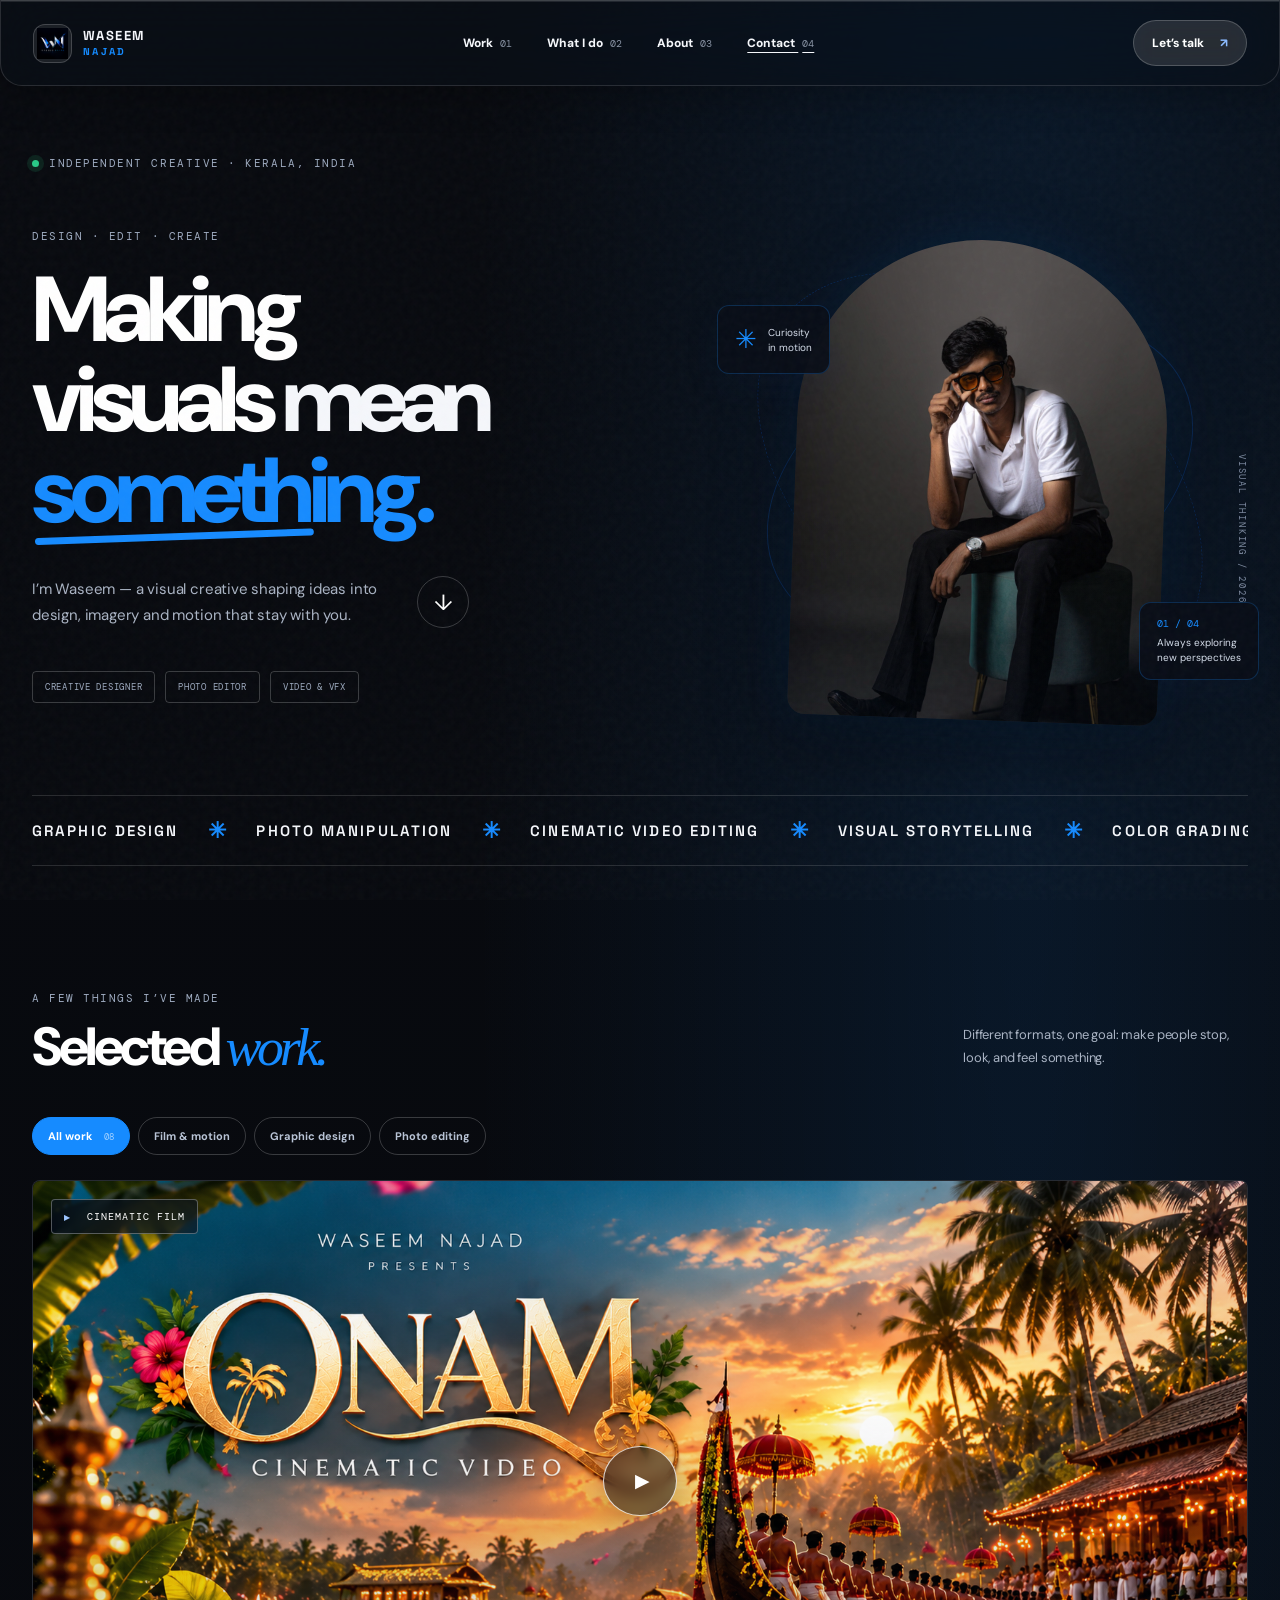
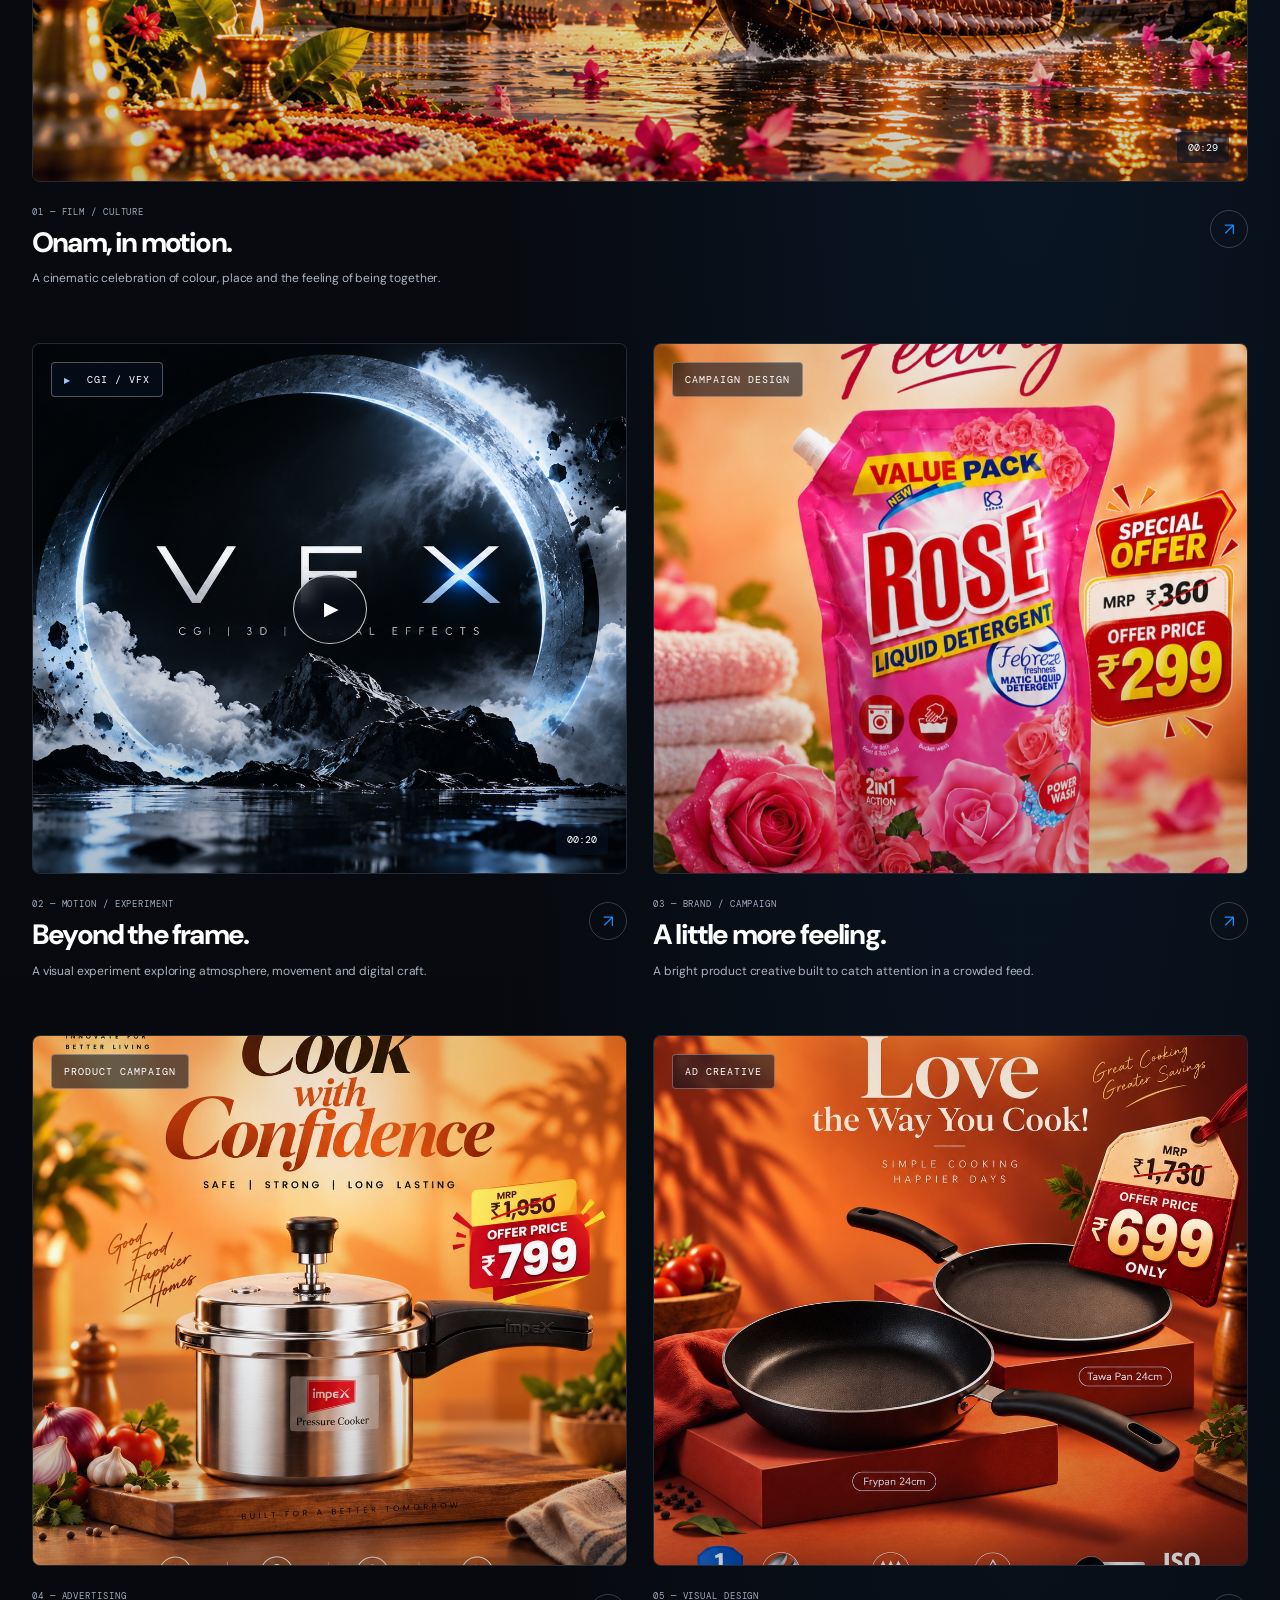
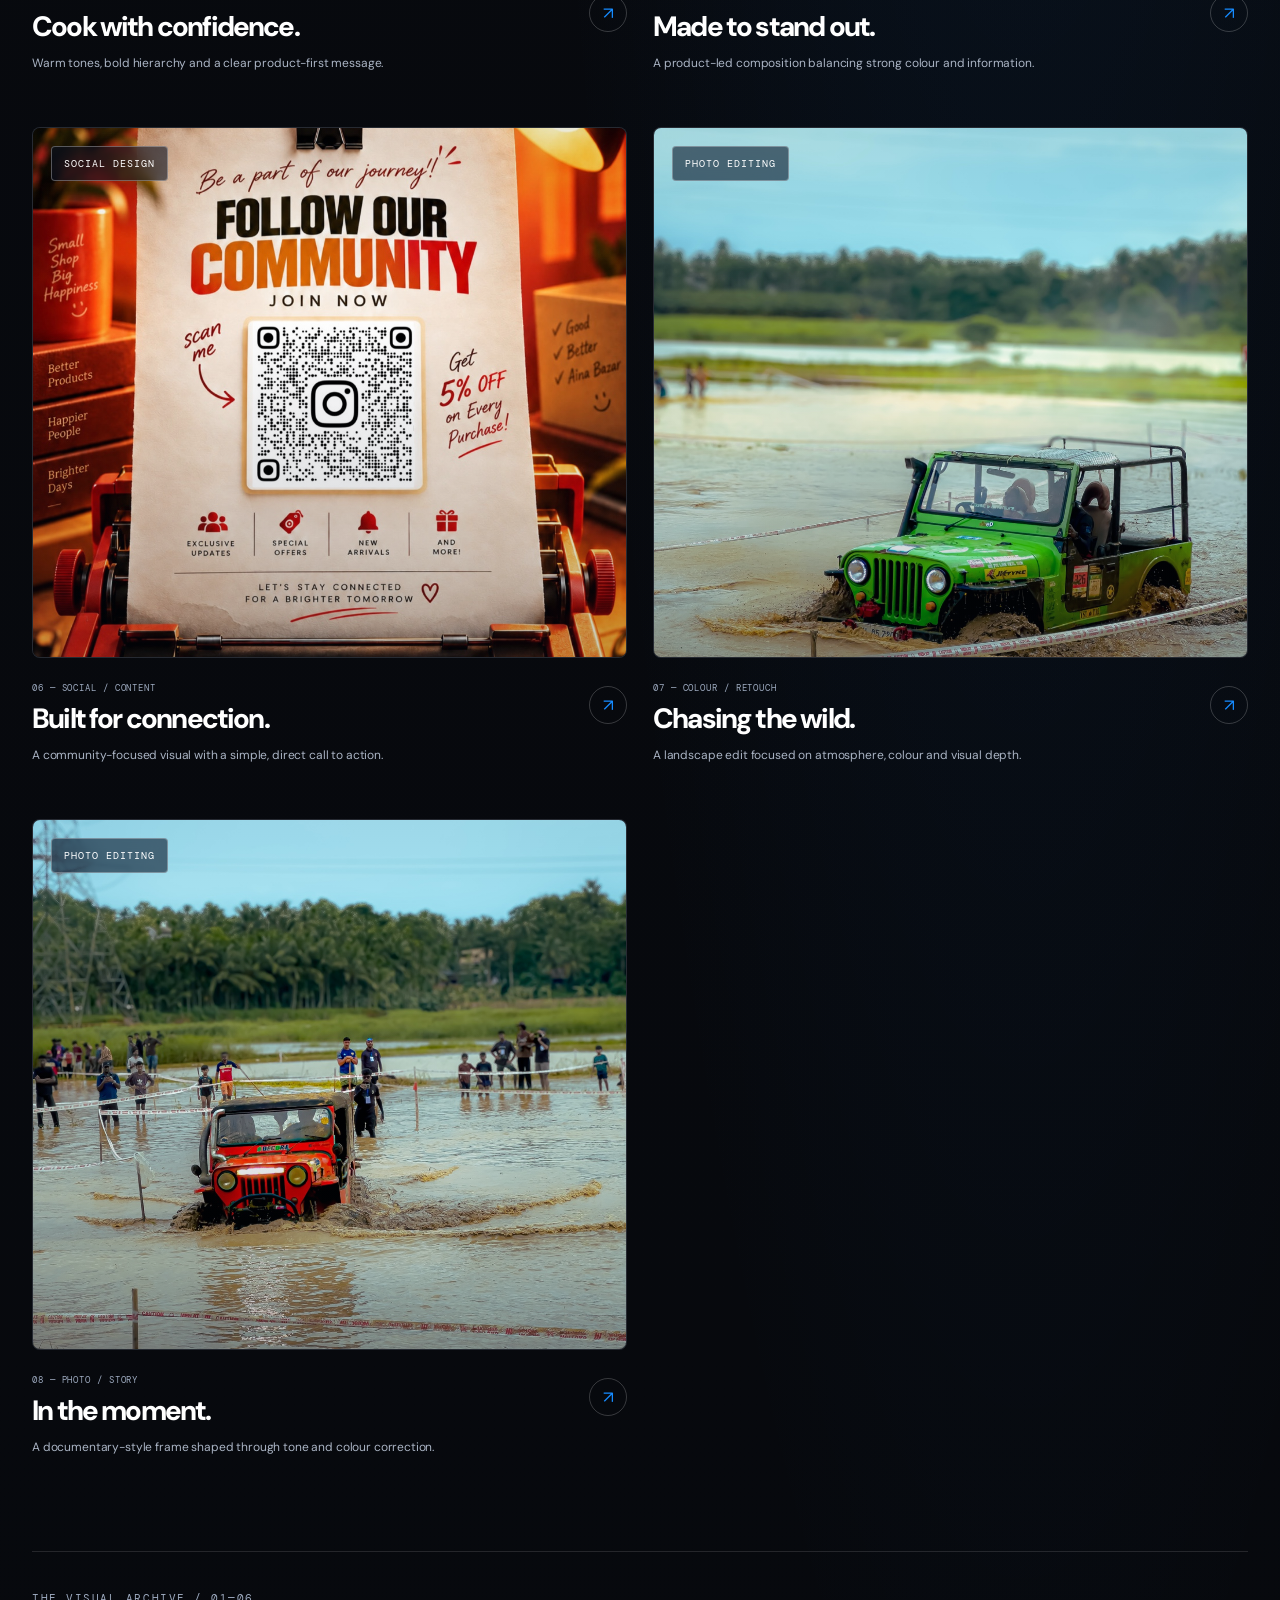
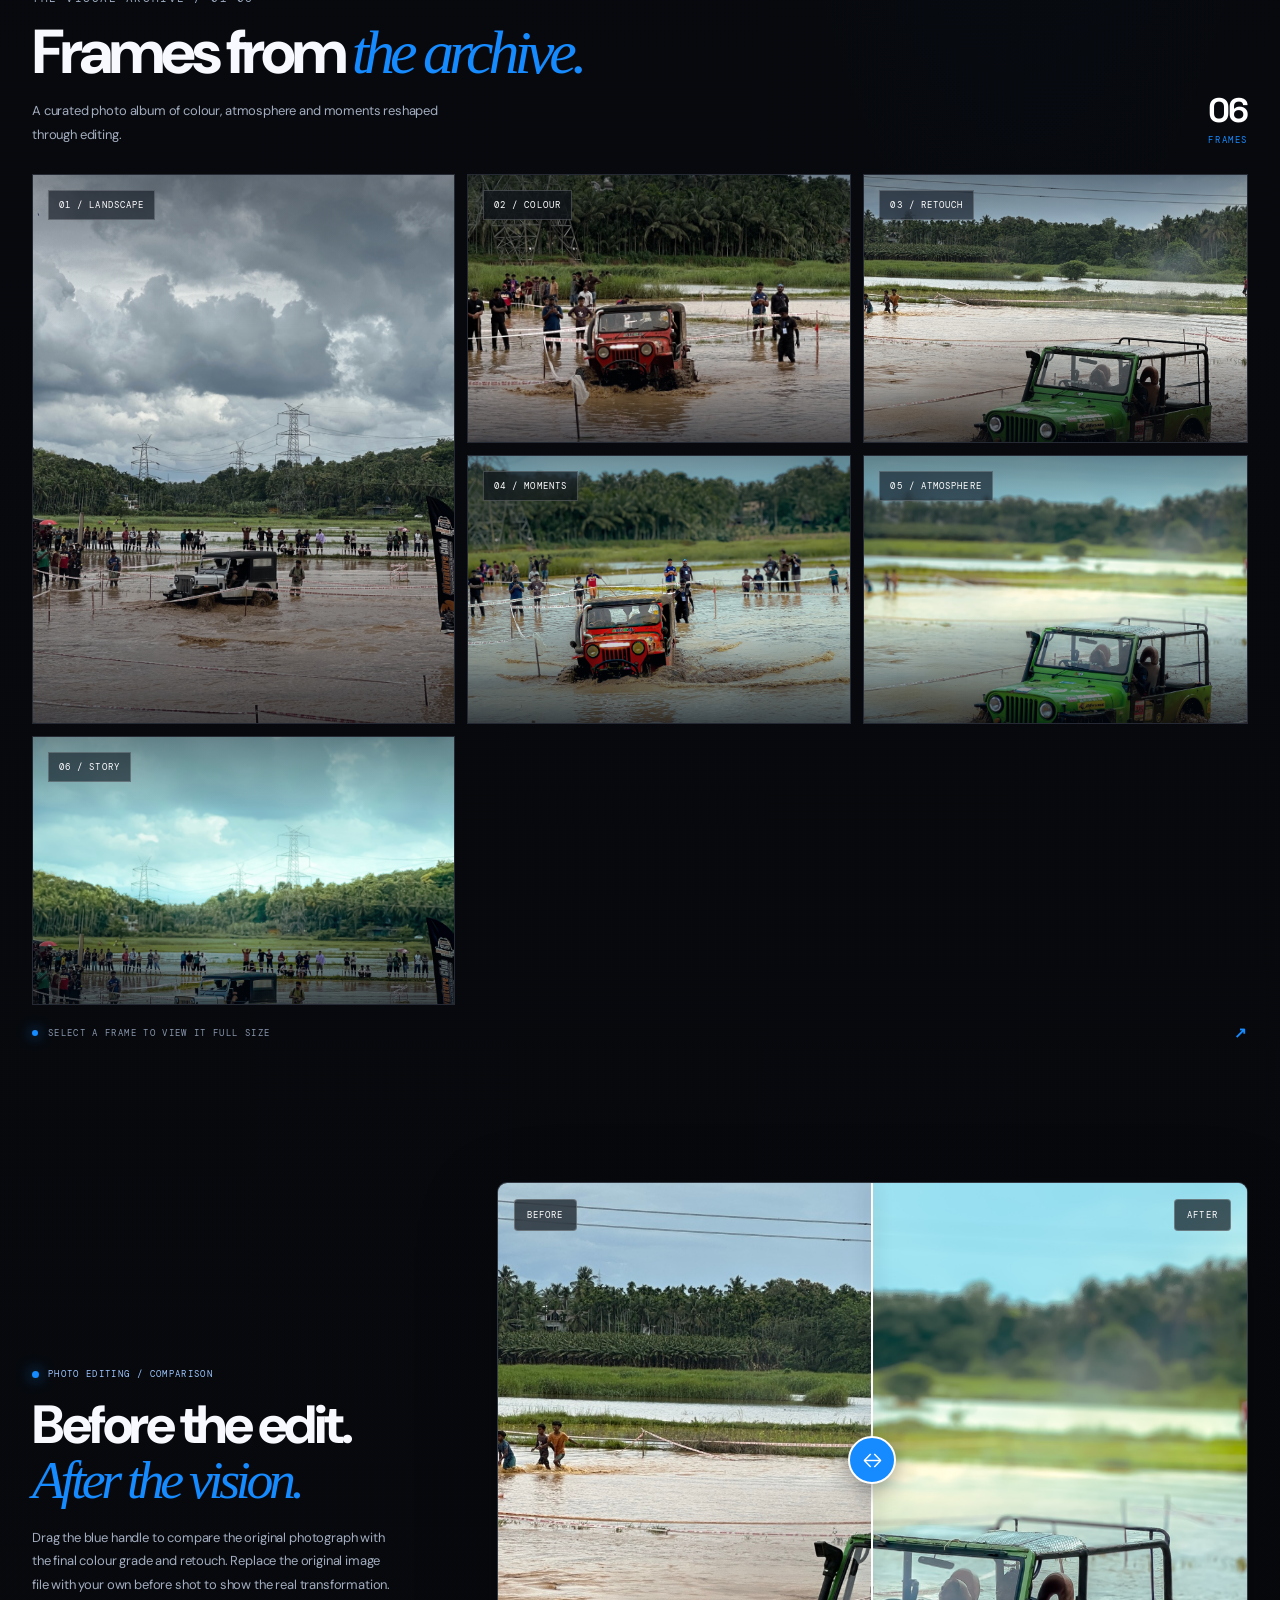
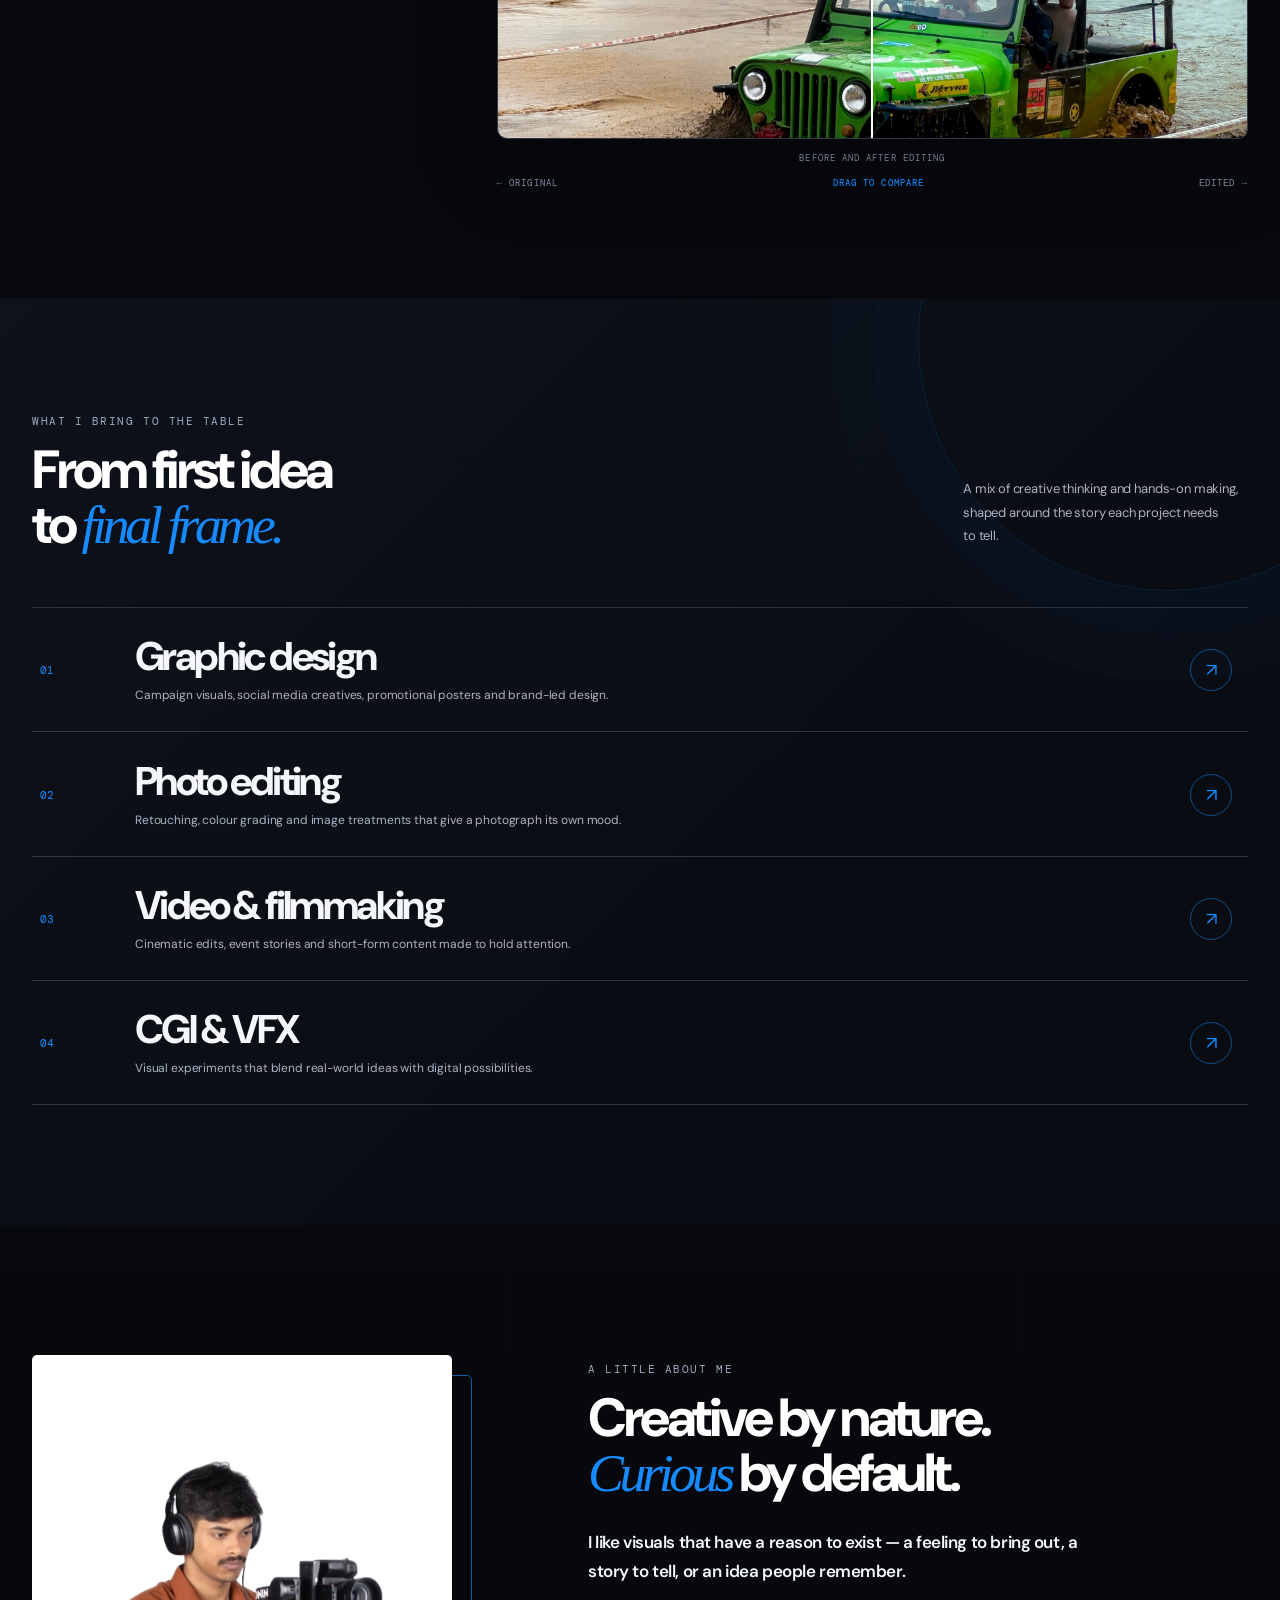
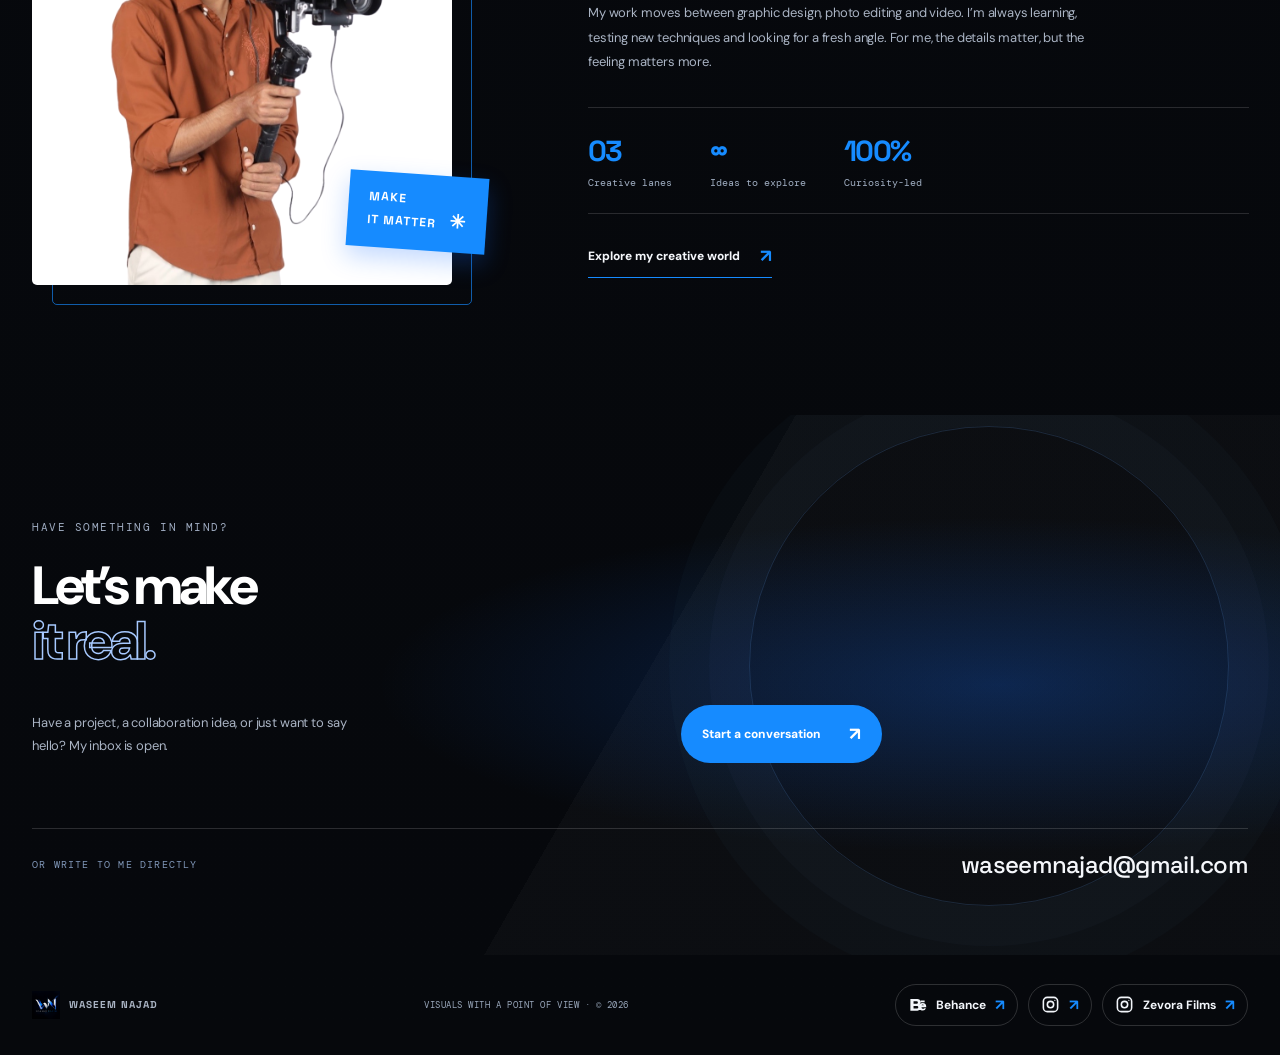
<file: index.html>
<!doctype html>
<html lang="en">
<head>
  <meta charset="utf-8">
  <meta name="viewport" content="width=device-width, initial-scale=1">
  <title>Waseem Najad — Creative Designer, Photo Editor & Filmmaker</title>
  <meta name="description" content="Explore Waseem Najad’s creative portfolio: graphic design, photo editing, cinematic video editing, videography, CGI and visual storytelling. View selected projects and get in touch for collaborations.">
  <meta name="keywords" content="Waseem Najad, Waseem Najad portfolio, graphic designer Kerala, photo editor, video editor, videographer, cinematic video editing, photo manipulation, CGI VFX, visual storytelling, creative portfolio">
  <meta name="author" content="Waseem Najad">
  <meta name="robots" content="index, follow, max-image-preview:large">
  <meta name="theme-color" content="#050505">
  <link rel="canonical" href="https://waseemnajad.in/">
  <meta property="og:type" content="website">
  <meta property="og:title" content="Waseem Najad — Visuals with a point of view">
  <meta property="og:description" content="Graphic design, photo editing, cinematic video and visual experiments by Waseem Najad.">
  <meta property="og:url" content="https://waseemnajad.in/">
  <meta property="og:image" content="https://waseemnajad.in/assets/profile.jpeg">
  <meta name="twitter:card" content="summary_large_image">
  <meta name="twitter:title" content="Waseem Najad — Creative Portfolio">
  <meta name="twitter:description" content="Graphic design, photo editing, cinematic video, filmmaking and visual storytelling by Waseem Najad.">
  <meta name="twitter:image" content="https://waseemnajad.in/assets/profile.jpeg">
  <meta name="color-scheme" content="dark">
  <link rel="icon" type="image/png" href="assets/logo.png">
  <link rel="preconnect" href="https://fonts.googleapis.com">
  <link rel="preconnect" href="https://fonts.gstatic.com" crossorigin>
  <link href="https://fonts.googleapis.com/css2?family=DM+Mono:wght@400;500&family=Manrope:wght@400;500;600;700;800&family=Space+Grotesk:wght@400;500;600;700&display=swap" rel="stylesheet">
  <script type="application/ld+json">
  {
    "@context":"https://schema.org",
    "@type":"Person",
    "name":"Waseem Najad",
    "url":"https://waseemnajad.in/",
    "image":"https://waseemnajad.in/assets/profile.jpeg",
    "jobTitle":"Creative Designer, Photo Editor and Videographer",
    "email":"mailto:waseemnajad@gmail.com",
    "sameAs":["https://www.behance.net/itsnwwaseem","https://www.instagram.com/naju.wazim/","https://www.instagram.com/zevora.films/"]
  }
  </script>

<style>
/* Waseem Najad — electric blue / white portfolio */
:root{--blue:#ffffff;--blue2:#4c9dff;--ink:#09111f;--muted:#667187;--paper:#f5f8ff;--white:#fff;--line:rgba(9,17,31,.13);--mono:"DM Mono",monospace;--display:"Space Grotesk",sans-serif;--body:"Manrope",sans-serif;--ease:cubic-bezier(.2,.75,.25,1)}
*{box-sizing:border-box}html{scroll-behavior:smooth;scroll-padding-top:92px}body{margin:0;background:var(--paper);color:var(--ink);font-family:var(--body);-webkit-font-smoothing:antialiased;overflow-x:hidden}body.menu-open,body.lightbox-open{overflow:hidden}a{color:inherit;text-decoration:none}button{font:inherit}img,video{display:block;max-width:100%}button:focus-visible,a:focus-visible{outline:3px solid var(--blue);outline-offset:4px}::selection{background:var(--blue);color:#fff}.scroll-progress{position:fixed;top:0;left:0;height:3px;width:0;background:var(--blue);z-index:1000}.section-wrap{width:min(1240px,calc(100% - 64px));margin-inline:auto}.site-header{height:86px;padding:0 max(32px,calc((100vw - 1240px)/2));display:flex;align-items:center;justify-content:space-between;gap:32px;position:sticky;top:0;z-index:100;background:rgba(245,248,255,.86);backdrop-filter:blur(18px);border-bottom:1px solid rgba(9,17,31,.07)}.brand{display:flex;align-items:center;gap:11px;flex-shrink:0}.brand-mark{width:39px;height:39px;display:grid;place-items:center;background:#fff;border:1px solid var(--line);border-radius:12px;overflow:hidden}.brand-mark img{width:31px;height:31px;object-fit:contain}.brand-name{font:700 13px var(--display);letter-spacing:.11em;line-height:1.3}.brand-name span{display:block;color:var(--blue);font-size:10px;letter-spacing:.23em}.main-nav{display:flex;align-items:center;gap:35px}.main-nav a{font-size:12px;font-weight:800;position:relative;transition:color .25s}.main-nav a:hover{color:var(--blue)}.main-nav i{font:10px var(--mono);color:#8a94a5;margin-left:4px}.header-cta{font-size:12px;font-weight:800;background:var(--ink);color:white;padding:14px 18px;border-radius:100px;transition:transform .25s,background .25s}.header-cta span{margin-left:13px;color:#8dbbff}.header-cta:hover{background:var(--blue);transform:translateY(-2px)}.menu-toggle{display:none;border:0;background:transparent;width:42px;height:42px;padding:10px;cursor:pointer}.menu-toggle span{display:block;height:2px;background:var(--ink);margin:6px 0;transition:transform .25s}.hero{padding-top:70px}.hero-kicker,.eyebrow{font:11px var(--mono);letter-spacing:.14em;color:#62718a}.hero-kicker{display:flex;align-items:center;gap:10px;margin-bottom:30px}.status-dot{width:7px;height:7px;background:#28c987;border-radius:50%;box-shadow:0 0 0 5px rgba(40,201,135,.12)}.hero-layout{display:grid;grid-template-columns:1.08fr .92fr;align-items:center;gap:50px;min-height:560px}.hero-copy{padding:0 0 28px}.hero-copy .eyebrow{margin-bottom:22px}.hero-title{font:700 clamp(64px,8.4vw,118px)/.91 var(--display);letter-spacing:-.085em;margin:0;max-width:760px}.outline-word{-webkit-text-stroke:1.7px var(--ink);color:transparent;letter-spacing:-.09em}.blue-word{color:var(--blue);position:relative;display:inline-block}.blue-word:after{content:"";position:absolute;left:3px;bottom:-9px;width:70%;height:7px;background:var(--blue);border-radius:10px;transform:rotate(-2deg);transform-origin:left;animation:underline-in 1.2s .4s both var(--ease)}.hero-bottom{display:flex;align-items:center;gap:30px;margin-top:40px;max-width:460px}.hero-description{font-size:15px;line-height:1.8;color:#5d687b;max-width:355px;margin:0}.round-link{width:52px;height:52px;border:1px solid #b8c5d8;border-radius:50%;display:grid;place-items:center;flex-shrink:0;font-size:22px;transition:background .3s,color .3s,transform .3s}.round-link:hover{background:var(--blue);color:#fff;border-color:var(--blue);transform:translateY(4px)}.hero-meta{display:flex;flex-wrap:wrap;gap:10px;margin-top:43px}.hero-meta span{font:9px var(--mono);letter-spacing:.08em;padding:9px 12px;border:1px solid var(--line);border-radius:4px;color:#5c6880}.hero-visual{position:relative;min-height:520px;display:grid;place-items:center}.hero-image-frame{width:min(74%,370px);height:480px;position:relative;z-index:2;border-radius:190px 190px 18px 18px;overflow:hidden;background:#d8e7fb;transform:rotate(2deg);box-shadow:0 25px 70px rgba(22,74,145,.16)}.hero-image-frame:after{content:"";position:absolute;inset:0;background:linear-gradient(180deg,transparent 55%,rgba(4,18,39,.22));pointer-events:none}.hero-image-frame img{width:100%;height:100%;object-fit:cover;object-position:center 25%;transition:transform 1.2s var(--ease)}.hero-image-frame:hover img{transform:scale(1.05)}.orbit{position:absolute;border:1px solid rgba(18,109,255,.22);border-radius:50%;aspect-ratio:1}.orbit-one{width:450px;transform:rotate(-25deg) scaleY(.65)}.orbit-two{width:510px;transform:rotate(40deg) scaleY(.65);border-style:dashed;animation:spin 35s linear infinite}.floating-note{position:absolute;z-index:3;background:#fff;border:1px solid rgba(9,17,31,.08);box-shadow:0 12px 35px rgba(18,43,82,.1);border-radius:12px;padding:14px 17px;font-size:10px;line-height:1.5;color:#687489;display:flex;align-items:center;gap:11px}.note-top{top:85px;left:1%}.note-star{font-size:26px;color:var(--blue);animation:spin 12s linear infinite}.note-bottom{bottom:60px;right:-2%;display:block}.note-bottom span{display:block}.note-number{font:10px var(--mono);color:var(--blue);margin-bottom:5px}.hero-vertical{position:absolute;right:0;top:45%;writing-mode:vertical-rl;font:9px var(--mono);letter-spacing:.2em;color:#7d8aa0}.hero-ticker{overflow:hidden;margin-top:35px;border-block:1px solid var(--line);padding:17px 0}.ticker-track{display:flex;align-items:center;justify-content:space-around;gap:38px;min-width:max-content;animation:ticker 27s linear infinite}.ticker-track span{font:600 11px var(--display);letter-spacing:.19em}.ticker-track b{font-size:18px;color:var(--blue)}.work-section{padding-top:125px;padding-bottom:120px}.section-heading{display:flex;justify-content:space-between;align-items:end;gap:40px;margin-bottom:42px}.eyebrow{margin:0 0 15px}.section-heading h2,.about-copy h2{font:700 clamp(44px,6vw,76px)/.98 var(--display);letter-spacing:-.075em;margin:0}.serif-word{font-family:Georgia,serif;font-style:italic;font-weight:400;letter-spacing:-.08em;color:var(--blue)}.section-intro{font-size:13px;line-height:1.8;color:var(--muted);max-width:285px;margin:0 0 5px}.filter-row{display:flex;flex-wrap:wrap;gap:8px;margin-bottom:25px}.filter-btn{border:1px solid #d9e1ed;background:transparent;padding:11px 15px;border-radius:100px;color:#657187;font-size:11px;font-weight:700;cursor:pointer;transition:all .25s}.filter-btn span{font:9px var(--mono);margin-left:9px;opacity:.6}.filter-btn:hover,.filter-btn.active{background:var(--ink);border-color:var(--ink);color:white}.project-grid{display:grid;grid-template-columns:repeat(2,minmax(0,1fr));gap:54px 26px}.project-card{min-width:0;transition:opacity .25s,transform .25s}.project-card.is-hidden{display:none}.project-featured{grid-column:span 2}.project-media{display:block;position:relative;width:100%;padding:0;aspect-ratio:1.12/1;overflow:hidden;border:0;border-radius:8px;background:#dce8f9;text-align:left;cursor:pointer}.project-featured .project-media{aspect-ratio:2.02/1}.project-media img,.project-media video{width:100%;height:100%;object-fit:cover;transition:transform .8s var(--ease),filter .5s}.project-media:hover img,.project-media:hover video{transform:scale(1.045)}.project-media:after{content:"";position:absolute;inset:0;background:linear-gradient(180deg,rgba(5,14,29,.08),transparent 35%,rgba(5,14,29,.22));pointer-events:none}.video-media video{object-position:center 42%;background:#111}.project-featured .video-media video{object-position:center 40%}.media-label,.media-count,.image-zoom{position:absolute;z-index:2;color:#fff}.media-label{left:18px;top:18px;font:10px var(--mono);letter-spacing:.1em;background:rgba(6,17,35,.58);border:1px solid rgba(255,255,255,.3);backdrop-filter:blur(10px);padding:10px 12px;border-radius:4px}.play-icon{font-size:8px;margin-right:9px;color:#9dc5ff}.media-count{right:18px;bottom:18px;font:10px var(--mono);background:rgba(6,17,35,.6);padding:9px 11px;border-radius:4px}.image-zoom{right:17px;top:17px;width:38px;height:38px;display:grid;place-items:center;border-radius:50%;background:var(--blue);font-size:19px;opacity:0;transform:translateY(5px);transition:opacity .3s,transform .3s}.image-media:hover .image-zoom{opacity:1;transform:none}.project-info{display:flex;justify-content:space-between;gap:15px;align-items:center;margin-top:17px}.project-type{font:9px var(--mono);letter-spacing:.1em;color:#7b879a}.project-info h3{font:600 clamp(20px,2.2vw,28px)/1.2 var(--display);letter-spacing:-.05em;margin:7px 0 0}.project-arrow{width:38px;height:38px;display:grid;place-items:center;border:1px solid #d8e1ef;border-radius:50%;font-size:17px;color:var(--blue);transition:background .3s,color .3s,transform .3s;flex-shrink:0}.project-card:hover .project-arrow{background:var(--blue);color:white;transform:rotate(45deg)}.project-desc{font-size:12px;line-height:1.7;color:var(--muted);margin:10px 0 0;max-width:460px}.more-photos{margin-top:90px;padding-top:30px;border-top:1px solid var(--line);display:grid;grid-template-columns:.7fr 1.3fr;gap:35px;align-items:center}.more-photos p{font:600 22px var(--display);letter-spacing:-.04em;margin:6px 0}.mini-gallery{display:grid;grid-template-columns:repeat(4,1fr);gap:10px}.mini-gallery button{padding:0;border:0;background:#dce8f9;aspect-ratio:.8;overflow:hidden;border-radius:5px;cursor:pointer}.mini-gallery img{width:100%;height:100%;object-fit:cover;transition:transform .6s var(--ease)}.mini-gallery button:hover img{transform:scale(1.08)}.services-section{background:#eaf1fc;padding:115px 0 120px;position:relative;overflow:hidden}.services-section:before{content:"";position:absolute;right:-140px;top:-210px;width:500px;height:500px;border-radius:50%;border:1px solid rgba(18,109,255,.14);box-shadow:0 0 0 45px rgba(18,109,255,.025),0 0 0 90px rgba(18,109,255,.02);pointer-events:none}.services-inner{position:relative}.services-section .section-heading{margin-bottom:55px}.service-list{border-top:1px solid rgba(9,17,31,.17)}.service-row{display:grid;grid-template-columns:70px 1fr 50px;align-items:center;gap:25px;padding:26px 8px;border-bottom:1px solid rgba(9,17,31,.17);transition:padding .3s var(--ease)}.service-row:hover{padding-inline:18px}.service-no{font:11px var(--mono);color:var(--blue)}.service-row h3{font:600 clamp(24px,3.3vw,40px) var(--display);letter-spacing:-.055em;margin:0 0 6px}.service-row p{font-size:12px;line-height:1.7;color:#68768d;margin:0;max-width:540px}.service-symbol{width:42px;height:42px;border:1px solid #bac9df;border-radius:50%;display:grid;place-items:center;color:var(--blue);font-size:18px;transition:all .3s}.service-row:hover .service-symbol{background:var(--blue);color:#fff;transform:rotate(45deg)}.about-section{display:grid;grid-template-columns:.8fr 1.2fr;gap:clamp(50px,9vw,130px);align-items:center;padding-top:130px;padding-bottom:130px}.about-photo{position:relative;max-width:420px}.about-photo:before{content:"";position:absolute;inset:20px -20px -20px 20px;border:1px solid rgba(18,109,255,.3);border-radius:5px}.about-photo img{width:100%;height:530px;object-fit:cover;object-position:center 25%;position:relative;border-radius:5px;filter:saturate(.88)}.photo-stamp{position:absolute;right:-35px;bottom:35px;background:var(--blue);color:white;padding:18px 20px;font:700 12px/1.3 var(--display);letter-spacing:.08em;transform:rotate(4deg);box-shadow:0 10px 25px rgba(18,109,255,.25)}.photo-stamp b{font-size:19px;margin-left:9px}.about-copy h2{font-size:clamp(40px,5.2vw,67px);margin-bottom:27px}.about-lead{font-size:17px;line-height:1.7;font-weight:600;letter-spacing:-.025em;max-width:510px;margin:0 0 16px}.about-body{font-size:13px;line-height:1.9;color:var(--muted);max-width:520px;margin:0}.about-stats{display:flex;gap:38px;margin:32px 0 30px;padding:24px 0;border-block:1px solid var(--line)}.about-stats div{display:flex;flex-direction:column;gap:7px}.about-stats strong{font:700 29px var(--display);letter-spacing:-.06em;color:var(--blue)}.about-stats span{font:10px var(--mono);color:#758198}.text-link{font-size:12px;font-weight:800;display:inline-flex;align-items:center;gap:20px;border-bottom:1px solid var(--blue);padding-bottom:9px}.text-link span{color:var(--blue);font-size:18px;transition:transform .25s}.text-link:hover span{transform:translate(3px,-3px)}.contact-section{background:#07152b;color:white;position:relative;overflow:hidden;padding:105px 0 75px}.contact-section:before{content:"";position:absolute;inset:0;background:radial-gradient(ellipse at 78% 50%,rgba(18,109,255,.26),transparent 44%),linear-gradient(120deg,transparent 50%,rgba(255,255,255,.025) 50%);pointer-events:none}.contact-orb{position:absolute;width:480px;height:480px;border:1px solid rgba(110,172,255,.17);border-radius:50%;right:4%;top:2%;box-shadow:0 0 0 40px rgba(110,172,255,.025),0 0 0 80px rgba(110,172,255,.02);animation:float 9s ease-in-out infinite}.contact-inner{position:relative}.contact-section .eyebrow{color:#9db9e7}.contact-section h2{font:700 clamp(68px,10vw,136px)/.85 var(--display);letter-spacing:-.09em;margin:25px 0 36px}.contact-outline{color:transparent;-webkit-text-stroke:1.5px #a7c9ff}.contact-bottom{display:flex;align-items:center;justify-content:space-between;gap:30px;max-width:850px}.contact-bottom p{font-size:13px;line-height:1.8;color:#a6b6ce;max-width:330px;margin:0}.contact-button{background:var(--blue);color:white;border-radius:100px;padding:17px 21px;font-size:12px;font-weight:800;display:inline-flex;align-items:center;gap:28px;transition:transform .3s,background .3s}.contact-button span{font-size:18px}.contact-button:hover{transform:translateY(-3px);background:#398cff}.contact-email{margin-top:65px;border-top:1px solid rgba(255,255,255,.15);padding-top:20px;display:flex;justify-content:space-between;align-items:center;gap:20px}.contact-email span{font:10px var(--mono);letter-spacing:.12em;color:#7f96b7}.contact-email a{font:500 clamp(15px,2.5vw,24px) var(--display);letter-spacing:-.03em;transition:color .25s}.contact-email a:hover{color:#80b4ff}.site-footer{min-height:100px;display:flex;align-items:center;justify-content:space-between;gap:25px;padding-block:25px}.footer-brand{display:flex;align-items:center;gap:9px;font:700 10px var(--display);letter-spacing:.1em;white-space:nowrap}.footer-brand img{object-fit:contain;filter:invert(0)}.site-footer>span{font:9px var(--mono);letter-spacing:.06em;color:#7c879a;text-align:center}.social-links{display:flex;gap:16px}.social-links a{font-size:10px;font-weight:700;color:#5e6b80;transition:color .2s}.social-links a:hover{color:var(--blue)}.cursor-dot{position:fixed;z-index:1001;pointer-events:none;width:8px;height:8px;border-radius:50%;background:var(--blue);transform:translate(-50%,-50%);opacity:0;transition:opacity .2s;mix-blend-mode:multiply}.lightbox{position:fixed;inset:0;z-index:2000;background:rgba(4,10,22,.94);backdrop-filter:blur(15px);display:flex;align-items:center;justify-content:center;padding:60px 8vw 75px;opacity:0;visibility:hidden;transition:opacity .25s,visibility .25s}.lightbox.open{opacity:1;visibility:visible}.lightbox-content{width:min(100%,950px);height:min(78vh,760px);display:flex;align-items:center;justify-content:center}.lightbox-content img,.lightbox-content video{max-width:100%;max-height:100%;object-fit:contain;border-radius:4px;box-shadow:0 25px 80px rgba(0,0,0,.4)}.lightbox-content video{height:100%;background:#000}.lightbox-close,.lightbox-prev,.lightbox-next{position:absolute;border:1px solid rgba(22,139,255,.65);background:rgba(255,255,255,.08);color:white;width:44px;height:44px;border-radius:50%;font-size:22px;display:grid;place-items:center;cursor:pointer;transition:background .2s}.lightbox-close:hover,.lightbox-prev:hover,.lightbox-next:hover{background:var(--blue)}.lightbox-close{right:28px;top:24px;font-size:28px}.lightbox-prev{left:24px;top:50%}.lightbox-next{right:24px;top:50%}.lightbox-caption{position:absolute;bottom:22px;left:0;right:0;text-align:center;font:10px var(--mono);letter-spacing:.1em;color:#b8c9e2}.reveal{opacity:0;transform:translateY(22px);transition:opacity .75s var(--ease),transform .75s var(--ease)}.reveal.is-visible{opacity:1;transform:translateY(0)}.project-card:nth-child(2n) .reveal{transition-delay:.08s}
@keyframes spin{to{transform:rotate(360deg)}}@keyframes ticker{to{transform:translateX(-25%)}}@keyframes float{0%,100%{transform:translateY(0)}50%{transform:translateY(-18px)}}@keyframes underline-in{from{transform:scaleX(0) rotate(-2deg)}to{transform:scaleX(1) rotate(-2deg)}}
@media(min-width:1500px){.hero-title{font-size:126px}}@media(max-width:900px){.section-wrap{width:calc(100% - 44px)}.site-header{padding-inline:22px;height:76px}.main-nav{gap:20px}.main-nav a{font-size:11px}.header-cta{padding:12px 15px}.hero{padding-top:52px}.hero-layout{grid-template-columns:1fr .8fr;gap:18px;min-height:490px}.hero-title{font-size:clamp(58px,8vw,86px)}.hero-visual{min-height:450px}.hero-image-frame{height:410px;width:78%}.orbit-one{width:350px}.orbit-two{width:390px}.floating-note{padding:11px 12px}.note-top{left:-1%;top:50px}.note-bottom{right:-1%;bottom:45px}.hero-vertical{right:-4px}.about-section{gap:65px}.about-photo img{height:450px}.about-stats{gap:22px}.site-footer{flex-wrap:wrap}.site-footer>span{order:3;width:100%}}@media(max-width:680px){html{scroll-padding-top:75px}.section-wrap{width:calc(100% - 36px)}.site-header{height:70px;padding-inline:18px;gap:12px}.brand-mark{width:35px;height:35px}.brand-name{font-size:11px}.brand-name span{font-size:9px}.header-cta{margin-left:auto;padding:11px 13px;font-size:10px}.header-cta span{margin-left:7px}.menu-toggle{display:block}.main-nav{position:fixed;inset:70px 0 auto 0;background:var(--paper);border-bottom:1px solid var(--line);padding:25px 24px 30px;display:flex;flex-direction:column;align-items:stretch;gap:0;transform:translateY(-10px);opacity:0;visibility:hidden;transition:opacity .25s,transform .25s,visibility .25s}.main-nav.open{opacity:1;visibility:visible;transform:none}.main-nav a{font:600 25px var(--display);padding:15px 0;border-bottom:1px solid var(--line)}.main-nav i{font:10px var(--mono);vertical-align:top}.menu-toggle[aria-expanded="true"] span:first-child{transform:translateY(4px) rotate(45deg)}.menu-toggle[aria-expanded="true"] span:last-child{transform:translateY(-4px) rotate(-45deg)}.hero{padding-top:40px}.hero-kicker{font-size:9px;margin-bottom:22px}.hero-layout{display:flex;flex-direction:column;align-items:stretch;gap:8px}.hero-copy{padding-bottom:0}.hero-title{font-size:clamp(59px,15vw,91px);line-height:.9}.hero-bottom{margin-top:28px;gap:18px}.hero-description{font-size:13px;max-width:300px}.round-link{width:45px;height:45px}.hero-meta{margin-top:25px;gap:6px}.hero-meta span{font-size:8px;padding:8px}.hero-visual{min-height:410px;margin-top:15px}.hero-image-frame{height:370px;width:70%;max-width:300px}.orbit-one{width:340px}.orbit-two{width:380px}.note-top{left:2%;top:50px}.note-bottom{right:0;bottom:30px}.hero-vertical{right:3px}.hero-ticker{margin-top:15px}.ticker-track{gap:25px}.ticker-track span{font-size:9px}.work-section{padding-top:82px;padding-bottom:80px}.section-heading{display:block;margin-bottom:28px}.section-heading h2,.about-copy h2{font-size:clamp(44px,12vw,65px)}.section-intro{margin-top:18px;max-width:350px}.filter-row{gap:6px;margin-bottom:19px}.filter-btn{padding:9px 11px;font-size:10px}.filter-btn span{margin-left:5px}.project-grid{grid-template-columns:1fr;gap:36px}.project-featured{grid-column:auto}.project-featured .project-media{aspect-ratio:.95/1}.project-media{aspect-ratio:1.05/1}.project-info h3{font-size:23px}.project-desc{font-size:12px}.image-zoom{opacity:1;transform:none;width:32px;height:32px}.more-photos{grid-template-columns:1fr;gap:18px;margin-top:55px}.mini-gallery{gap:7px}.mini-gallery button{aspect-ratio:.72}.services-section{padding:80px 0}.services-section .section-heading{margin-bottom:35px}.service-row{grid-template-columns:32px 1fr 35px;gap:12px;padding:22px 0}.service-row h3{font-size:24px}.service-row p{font-size:11px}.service-symbol{width:32px;height:32px;font-size:15px}.about-section{grid-template-columns:1fr;gap:55px;padding-top:85px;padding-bottom:85px}.about-photo{max-width:370px;width:88%;margin-inline:auto}.about-photo img{height:430px}.photo-stamp{right:-22px;bottom:28px}.about-copy h2{margin-bottom:22px}.about-lead{font-size:15px}.about-body{font-size:12px}.about-stats{gap:0;justify-content:space-between}.about-stats strong{font-size:26px}.about-stats span{font-size:9px}.contact-section{padding:78px 0 45px}.contact-section h2{font-size:clamp(68px,17vw,105px);margin:24px 0 30px}.contact-orb{width:300px;height:300px;right:-120px;top:15%}.contact-bottom{display:block}.contact-bottom p{margin-bottom:22px;max-width:300px}.contact-button{padding:15px 17px}.contact-email{margin-top:48px;align-items:flex-start;flex-direction:column;gap:10px}.site-footer{padding-block:24px;gap:18px}.footer-brand{font-size:9px}.site-footer>span{font-size:8px;text-align:left;order:3}.social-links{gap:11px;margin-left:auto}.social-links a{font-size:9px}.cursor-dot{display:none}.lightbox{padding:55px 14px 75px}.lightbox-content{height:75vh}.lightbox-close{right:14px;top:13px}.lightbox-prev{left:9px;top:auto;bottom:15px}.lightbox-next{right:9px;top:auto;bottom:15px}.lightbox-caption{bottom:30px;padding:0 70px;font-size:8px}}@media(prefers-reduced-motion:reduce){*,*:before,*:after{scroll-behavior:auto!important;animation-duration:.01ms!important;animation-iteration-count:1!important;transition-duration:.01ms!important}.reveal{opacity:1;transform:none}}


/* MONO STUDIO — high-contrast editorial system */
:root {
  --accent: #168bff;
  --accent-2: #8fc8ff;
  --ink: #050505;
  --surface: #0b0b0b;
  --surface-2: #141414;
  --line: rgba(22,139,255,.20);
}
html { scroll-behavior: smooth; background: #050505; }
body { background: #050505; color: #f6f6f6; }
::selection { background: #168bff; color: #fff; }
a, button { -webkit-tap-highlight-color: transparent; }
a:focus-visible, button:focus-visible { outline: 2px solid #fff; outline-offset: 4px; }
body::before {
  content: "";
  position: fixed;
  inset: 0;
  pointer-events: none;
  z-index: 90;
  opacity: .035;
  background-image: url("data:image/svg+xml,%3Csvg viewBox='0 0 180 180' xmlns='http://www.w3.org/2000/svg'%3E%3Cfilter id='n'%3E%3CfeTurbulence type='fractalNoise' baseFrequency='.8' numOctaves='3' stitchTiles='stitch'/%3E%3C/filter%3E%3Crect width='100%25' height='100%25' filter='url(%23n)' opacity='.6'/%3E%3C/svg%3E");
}
.hero-title, h1, h2, h3 { text-wrap: balance; }
.hero-title .outline, .outline-text, .text-outline {
  color: transparent;
  -webkit-text-stroke: 1px rgba(22,139,255,.95);
}
.project-card, .work-card, .service-card, .about-card {
  border-color: rgba(22,139,255,.20);
}
.project-visual .asset-placeholder {
  background: radial-gradient(circle at 75% 25%, rgba(22,139,255,.20), transparent 34%),
              linear-gradient(135deg, #191919 0%, #070707 60%, #222 100%);
}
.project-visual:hover .asset-placeholder {
  background: radial-gradient(circle at 75% 25%, rgba(22,139,255,.28), transparent 36%),
              linear-gradient(135deg, #242424 0%, #080808 58%, #303030 100%);
}
.mono-line { height: 1px; background: rgba(255,255,255,.2); width: 100%; }
@media (prefers-reduced-motion: reduce) {
  *, *::before, *::after { scroll-behavior: auto !important; animation-duration: .01ms !important; animation-iteration-count: 1 !important; transition-duration: .01ms !important; }
}


.back-to-top {
  position: fixed; right: 22px; bottom: 22px; z-index: 95;
  width: 52px; height: 52px; border: 1px solid rgba(22,139,255,.65);
  border-radius: 50%; background: #168bff; color: #fff; cursor: pointer;
  display: flex; flex-direction: column; align-items: center; justify-content: center;
  font-size: 22px; line-height: 1; opacity: 0; visibility: hidden;
  transform: translateY(12px); transition: opacity .25s, transform .25s, visibility .25s;
}
.back-to-top span { font-size: 7px; letter-spacing: .14em; font-weight: 800; margin-top: 2px; }
.back-to-top.is-visible { opacity: 1; visibility: visible; transform: translateY(0); }
.site-toast {
  position: fixed; z-index: 96; bottom: 26px; left: 50%; transform: translate(-50%, 12px);
  background: #168bff; color: #fff; padding: 12px 18px; border-radius: 100px;
  font-size: 12px; letter-spacing: .02em; opacity: 0; visibility: hidden;
  transition: opacity .25s, transform .25s, visibility .25s;
}
.site-toast.is-visible { opacity: 1; visibility: visible; transform: translate(-50%, 0); }
a[aria-current="location"] { text-decoration: underline; text-underline-offset: 5px; }


/* Electric blue + white typography finish */
:root { --accent: #168bff; --accent-2: #8fc8ff; }
body { background: #050505; color: #fff; }
::selection { background: #168bff; color: #fff; }
.hero-title .outline, .outline-text, .text-outline {
  -webkit-text-stroke: 1px #168bff;
}
.project-visual .asset-placeholder {
  background: radial-gradient(circle at 75% 25%, rgba(22,139,255,.24), transparent 34%),
              linear-gradient(135deg, #101b2b 0%, #070a10 60%, #102a46 100%);
}
.project-visual:hover .asset-placeholder {
  background: radial-gradient(circle at 75% 25%, rgba(22,139,255,.34), transparent 36%),
              linear-gradient(135deg, #14283d 0%, #070a10 58%, #123a60 100%);
}
.back-to-top { background: #168bff; color: #fff; border-color: rgba(22,139,255,.8); }
.site-toast { background: #168bff; color: #fff; }
a[aria-current="location"] { color: #168bff; }



/* Final text palette aligned to WaseemNajad.in */
:root {
  --accent: #168bff;
  --accent-2: #8fc8ff;
  --ink: #050505;
  --surface: #0b0b0b;
  --surface-2: #141414;
  --text-primary: #ffffff;
  --text-secondary: #d0d0d0;
}
html, body { background: #050505; color: #ffffff; }
body, p, li, label, small { color: #d0d0d0; }
h1, h2, h3, h4, strong, .hero-title, .section-title { color: #ffffff; }
a:hover, .accent, .eyebrow, .project-category, .service-number,
.nav-link:hover, .text-accent { color: #168bff; }
.hero-title .outline, .outline-text, .text-outline {
  color: transparent;
  -webkit-text-stroke: 1px #168bff;
}
button, .button, .btn, .cta-button {
  border-color: #168bff;
}
button:hover, .button:hover, .btn:hover, .cta-button:hover {
  border-color: #168bff;
}
::selection { background: #168bff; color: #ffffff; }


/* ── Premium motion layer ───────────────────────────────────────────── */
:root {
  --electric: #168bff;
  --electric-soft: #8fc8ff;
  --white: #fff;
  --muted: #c6cbd2;
  --black: #050608;
  --hairline: rgba(255,255,255,.14);
}
body {
  overflow-x: clip;
  background:
    radial-gradient(ellipse at 72% -8%, rgba(22,139,255,.12), transparent 38%),
    #050608;
}
body::after {
  content: "";
  position: fixed;
  inset: 0;
  pointer-events: none;
  z-index: 89;
  opacity: .045;
  background-image: url("data:image/svg+xml,%3Csvg viewBox='0 0 180 180' xmlns='http://www.w3.org/2000/svg'%3E%3Cfilter id='grain'%3E%3CfeTurbulence type='fractalNoise' baseFrequency='.78' numOctaves='3' stitchTiles='stitch'/%3E%3C/filter%3E%3Crect width='100%25' height='100%25' filter='url(%23grain)' opacity='.7'/%3E%3C/svg%3E");
}
h1, h2, h3, .hero-title, .section-title {
  letter-spacing: -.055em;
  text-wrap: balance;
}
p { text-wrap: pretty; }
.hero-title {
  line-height: .91;
  letter-spacing: -.075em;
}
.hero-title .outline, .outline-text, .text-outline {
  -webkit-text-stroke: 1.25px var(--electric);
  text-shadow: 0 0 28px rgba(22,139,255,.08);
}
a, button, .button, .btn, .cta-button {
  transition:
    color .25s ease, background .25s ease, border-color .25s ease,
    box-shadow .35s ease, transform .35s cubic-bezier(.2,.8,.2,1);
}
a:hover { text-shadow: 0 0 22px rgba(22,139,255,.25); }
.project-card, .work-card, .service-card, .about-card {
  position: relative;
  isolation: isolate;
}
.project-card::before, .work-card::before, .service-card::before {
  content: "";
  position: absolute;
  inset: 0;
  pointer-events: none;
  z-index: 3;
  opacity: 0;
  background: linear-gradient(115deg, transparent 20%, rgba(255,255,255,.07) 48%, transparent 72%);
  transform: translateX(-70%);
  transition: opacity .3s ease, transform .8s cubic-bezier(.2,.7,.2,1);
}
.project-card:hover::before, .work-card:hover::before, .service-card:hover::before {
  opacity: 1;
  transform: translateX(70%);
}
.project-visual, .project-image, .gallery-item {
  overflow: hidden;
  background: #10141b;
}
.project-visual img, .project-image img, .gallery-item img {
  transition: transform .9s cubic-bezier(.2,.7,.2,1), filter .7s ease;
  will-change: transform;
}
.project-visual:hover img, .project-image:hover img, .gallery-item:hover img {
  transform: scale(1.055);
  filter: contrast(1.04) saturate(1.04);
}
button:hover, .button:hover, .btn:hover, .cta-button:hover {
  box-shadow: 0 0 0 4px rgba(22,139,255,.08), 0 8px 28px rgba(22,139,255,.12);
}
::selection { background: var(--electric); color: #fff; }
img { max-width: 100%; }
@media (max-width: 720px) {
  .hero-title { letter-spacing: -.06em; }
  body::after { opacity: .025; }
}
@media (prefers-reduced-motion: reduce) {
  *, *::before, *::after {
    animation-duration: .01ms !important;
    animation-iteration-count: 1 !important;
    transition-duration: .01ms !important;
    scroll-behavior: auto !important;
  }
}


/* BIG MIXED BLUE + WHITE DISPLAY TYPOGRAPHY */
:root { --electric: #168bff; --electric-soft: #8fc8ff; }
h1, .hero-title {
  font-size: clamp(3.6rem, 10.8vw, 9.5rem);
  line-height: .86;
  letter-spacing: -.085em;
  font-weight: 850;
  max-width: 12ch;
}
h2, .section-title {
  font-size: clamp(2.6rem, 7vw, 6.2rem);
  line-height: .92;
  letter-spacing: -.075em;
  font-weight: 800;
}
h1 em, h1 .accent, h1 .text-accent,
.hero-title em, .hero-title .accent, .hero-title .text-accent,
h2 em, h2 .accent, h2 .text-accent,
.section-title em, .section-title .accent, .section-title .text-accent {
  color: var(--electric) !important;
  font-style: normal;
}
h1 .outline, .hero-title .outline, .outline-text, .text-outline {
  color: transparent !important;
  -webkit-text-stroke: 1.5px var(--electric);
  text-shadow: 0 0 32px rgba(22,139,255,.12);
}
.hero-title span, h1 span, h2 span, .section-title span { display: inline-block; }
.hero-title .white, h1 .white, h2 .white, .section-title .white {
  color: #fff !important; -webkit-text-stroke: 0;
}
.hero-title .blue, h1 .blue, h2 .blue, .section-title .blue {
  color: var(--electric) !important; -webkit-text-stroke: 0;
}
@media (max-width: 600px) {
  h1, .hero-title { font-size: clamp(3.25rem, 15vw, 5.8rem); }
  h2, .section-title { font-size: clamp(2.5rem, 10vw, 4.2rem); }
}

/* Dedicated thumbnails for Onam and CGI/VFX. Replace the two JPGs in /assets to customize. */
.video-media{isolation:isolate}
.video-media:before{content:"▶";position:absolute;z-index:3;left:50%;top:50%;transform:translate(-50%,-50%);width:68px;height:68px;display:grid;place-items:center;padding-left:4px;border:1px solid rgba(255,255,255,.78);border-radius:50%;background:rgba(8,15,27,.5);color:#fff;font-size:19px;box-shadow:0 8px 28px rgba(0,0,0,.18);backdrop-filter:blur(8px);pointer-events:none;transition:transform .25s,background .25s}
.video-media:hover:before{transform:translate(-50%,-50%) scale(1.08);background:rgba(22,139,255,.85)}
.video-media video{object-fit:cover}

.visually-hidden{position:absolute!important;width:1px;height:1px;padding:0;margin:-1px;overflow:hidden;clip:rect(0,0,0,0);white-space:nowrap;border:0}
</style>


<style id="reference-typography">
/* Reference-inspired typography: clean, editorial, white + electric blue */
@import url('https://fonts.googleapis.com/css2?family=DM+Sans:wght@400;500;600;700;800;900&display=swap');
:root { --blue: #3985ff; --electric-blue: #3985ff; }
html, body { font-family: 'DM Sans', Inter, Arial, sans-serif !important; }
h1, h2, h3, .hero-title, .section-title {
  font-family: 'DM Sans', Inter, Arial, sans-serif !important;
  letter-spacing: -.065em !important;
  font-weight: 800 !important;
  text-transform: none !important;
}
.hero-title {
  font-size: clamp(3rem, 7.2vw, 6.8rem) !important;
  line-height: .98 !important;
  letter-spacing: -.075em !important;
  max-width: 10.5ch;
}
h2, .section-title { font-size: clamp(2.1rem, 4.2vw, 4rem) !important; line-height: 1.02 !important; }
h3 { line-height: 1.12 !important; }
.blue-word, .blue, .accent, .text-accent {
  color: var(--blue) !important;
  -webkit-text-fill-color: var(--blue) !important;
  background: none !important;
}
.outline-word {
  color: #f5f7fb !important;
  -webkit-text-stroke: 0 !important;
  text-shadow: none !important;
}
p, .hero-description, .section-description {
  letter-spacing: -.012em;
  line-height: 1.75;
}
@media (max-width: 640px) {
  .hero-title { font-size: clamp(2.8rem, 12vw, 4.5rem) !important; line-height: 1 !important; }
  h2, .section-title { font-size: clamp(2rem, 8vw, 3rem) !important; }
}
</style>


<style>
/* Curated album gallery — high-contrast, editorial, responsive */
.photo-album{margin-top:94px;padding-top:34px;border-top:1px solid rgba(255,255,255,.12)}
.album-heading{display:flex;align-items:end;justify-content:space-between;gap:30px;margin-bottom:28px}
.album-heading h3{font:700 clamp(34px,5.2vw,62px)/.98 var(--display);letter-spacing:-.075em;margin:10px 0 12px;color:#f7f9ff}
.album-heading p{max-width:490px;color:#a3adbf;font-size:13px;line-height:1.8;margin:0}
.album-counter{font:700 34px/.9 var(--display);letter-spacing:-.06em;color:#fff;white-space:nowrap}
.album-counter i{display:block;font:9px var(--mono);letter-spacing:.18em;color:var(--blue);font-style:normal;margin-top:8px}
.album-grid{display:grid;grid-template-columns:1.1fr 1fr 1fr;grid-auto-rows:clamp(150px,21vw,270px);gap:12px}
.album-item{position:relative;display:block;min-width:0;min-height:0;overflow:hidden;padding:0;border:1px solid rgba(255,255,255,.1);background:#0b111d;cursor:zoom-in;text-align:left;isolation:isolate}
.album-item:before{content:"";position:absolute;inset:0;z-index:1;background:linear-gradient(180deg,rgba(2,7,16,.42),transparent 28%,transparent 60%,rgba(2,7,16,.66));pointer-events:none;transition:opacity .35s}
.album-item img{width:100%;height:100%;object-fit:cover;transition:transform .8s cubic-bezier(.2,.75,.2,1),filter .5s;filter:saturate(.83)}
.album-item:hover img,.album-item:focus-visible img{transform:scale(1.065);filter:saturate(1.12)}
.album-tall{grid-row:span 2}
.album-index{position:absolute;top:15px;left:15px;z-index:2;font:9px var(--mono);letter-spacing:.12em;color:#fff;background:rgba(3,8,18,.56);border:1px solid rgba(255,255,255,.2);padding:8px 10px;backdrop-filter:blur(10px)}
.album-open{position:absolute;right:14px;bottom:14px;z-index:2;width:36px;height:36px;border-radius:50%;display:grid;place-items:center;color:#fff;background:var(--blue);font-size:18px;transform:translateY(8px);opacity:0;transition:transform .25s,opacity .25s}
.album-item:hover .album-open,.album-item:focus-visible .album-open{transform:none;opacity:1}
.album-footnote{display:flex;align-items:center;gap:10px;margin:18px 0 0;color:#8996ad;font:9px var(--mono);letter-spacing:.15em}
.album-footnote span{width:6px;height:6px;border-radius:50%;background:var(--blue);box-shadow:0 0 14px var(--blue)}.album-footnote b{margin-left:auto;color:var(--blue);font-size:15px}
@media(max-width:680px){.photo-album{margin-top:58px;padding-top:25px}.album-heading{align-items:start}.album-heading h3{font-size:clamp(35px,10vw,48px)}.album-heading p{font-size:12px}.album-counter{font-size:26px}.album-grid{grid-template-columns:repeat(2,minmax(0,1fr));grid-auto-rows:clamp(145px,43vw,230px);gap:8px}.album-tall{grid-row:span 2}.album-index{top:9px;left:9px;font-size:8px;padding:7px}.album-open{opacity:1;transform:none;width:30px;height:30px;right:9px;bottom:9px}}
@media(prefers-reduced-motion:reduce){.album-item img,.album-open{transition:none}}

/* Before / after photo comparison */
.before-after-section{padding:20px 0 110px}
.ba-shell{display:grid;grid-template-columns:.72fr 1.28fr;gap:42px;align-items:center}
.ba-copy h2{font:800 clamp(42px,5.8vw,72px)/.98 var(--display);letter-spacing:-.075em;margin:0 0 18px;color:#f7f9ff}
.ba-copy p{color:#a3adbf;font-size:13px;line-height:1.8;max-width:360px}
.ba-tag{display:inline-flex;align-items:center;gap:9px;font:9px var(--mono);letter-spacing:.15em;color:#9dc5ff;margin-bottom:18px}
.ba-tag:before{content:"";width:7px;height:7px;border-radius:50%;background:#168bff;box-shadow:0 0 15px #168bff}
.ba-frame{--split:50%;position:relative;aspect-ratio:1.35/1;overflow:hidden;border:1px solid rgba(255,255,255,.14);border-radius:10px;background:#101722;isolation:isolate;box-shadow:0 25px 80px rgba(0,0,0,.25)}
.ba-frame img{position:absolute;inset:0;width:100%;height:100%;object-fit:cover;user-select:none;pointer-events:none}
.ba-after{clip-path:inset(0 0 0 var(--split));}
.ba-before-label,.ba-after-label{position:absolute;top:16px;z-index:3;padding:9px 12px;border:1px solid rgba(255,255,255,.24);border-radius:4px;background:rgba(5,8,14,.65);backdrop-filter:blur(10px);color:white;font:9px var(--mono);letter-spacing:.13em;pointer-events:none}
.ba-before-label{left:16px}.ba-after-label{right:16px}
.ba-divider{position:absolute;z-index:4;top:0;bottom:0;left:var(--split);width:2px;background:#fff;transform:translateX(-50%);pointer-events:none;box-shadow:0 0 18px rgba(0,0,0,.45)}
.ba-handle{position:absolute;z-index:5;left:var(--split);top:50%;transform:translate(-50%,-50%);width:48px;height:48px;border:2px solid white;border-radius:50%;background:#168bff;color:white;display:grid;place-items:center;font-size:19px;box-shadow:0 5px 24px #0006;pointer-events:none}
.ba-range{position:absolute;z-index:6;inset:0;width:100%;height:100%;margin:0;opacity:0;cursor:ew-resize;touch-action:pan-y}
.ba-help{display:flex;justify-content:space-between;gap:16px;margin-top:13px;color:#8996ad;font:9px var(--mono);letter-spacing:.12em}
.ba-help strong{color:#168bff;font-weight:500}
@media(max-width:760px){.before-after-section{padding:0 0 75px}.ba-shell{grid-template-columns:1fr;gap:24px}.ba-copy h2{font-size:clamp(42px,11vw,60px)}.ba-frame{aspect-ratio:1/1}.ba-before-label,.ba-after-label{top:10px;padding:8px;font-size:8px}.ba-before-label{left:10px}.ba-after-label{right:10px}.ba-handle{width:42px;height:42px}}

</style>


  <script type="application/ld+json">
  {
    "@context":"https://schema.org",
    "@type":"ImageGallery",
    "name":"Waseem Najad — Photo Editing Album",
    "url":"https://waseemnajad.in/#photo-album",
    "creator":{"@type":"Person","name":"Waseem Najad","url":"https://waseemnajad.in/"},
    "image":["https://waseemnajad.in/assets/photo-edit-01.jpeg","https://waseemnajad.in/assets/photo-edit-02.jpeg","https://waseemnajad.in/assets/photo-edit-03.jpeg","https://waseemnajad.in/assets/photo-edit-04.jpeg","https://waseemnajad.in/assets/photo-edit-05.jpeg","https://waseemnajad.in/assets/photo-edit-06.jpeg"]
  }
  </script>


<style id="polish-pass">
/* Final polish: cleaner contrast, responsive spacing, accessible motion and media */
:root{--blue:#168bff;--electric:#168bff;--line:rgba(255,255,255,.13)}
body{background-color:#050608}
.site-header{background:rgba(5,6,8,.82);border-bottom-color:rgba(255,255,255,.09)}
.brand-mark{background:#0d1118;border-color:rgba(22,139,255,.35)}
.brand-name,.main-nav a{color:#f7f9fc}
.main-nav a:hover,.main-nav a[aria-current="location"]{color:var(--electric)}
.header-cta{background:var(--electric);color:#fff}
.header-cta:hover{background:#459cff}
.hero-kicker,.eyebrow{color:#9daec4}
.hero-description,.section-intro,.project-desc,.about-body{color:#b5bfce}
.hero-meta span{color:#c2ccdb;border-color:rgba(255,255,255,.16)}
.round-link{color:#fff;border-color:rgba(22,139,255,.65)}
.hero-image-frame{background:#101a28;box-shadow:0 24px 80px rgba(0,0,0,.45),0 0 55px rgba(22,139,255,.12)}
.floating-note{background:rgba(9,14,23,.92);border-color:rgba(22,139,255,.24);color:#d5deeb;backdrop-filter:blur(14px)}
.hero-ticker{border-color:rgba(255,255,255,.13)}
.work-section{color:#f7f9fc}
.filter-btn{border-color:rgba(255,255,255,.2);color:#b9c5d6}
.filter-btn:hover,.filter-btn.active{background:var(--electric);border-color:var(--electric);color:#fff}
.project-media{background:#0d1420;border:1px solid rgba(255,255,255,.08)}
.project-info h3{color:#fff}
.project-type{color:#91a3bc}
.project-arrow{border-color:rgba(22,139,255,.45)}
.more-photos{border-color:rgba(255,255,255,.13)}
.mini-gallery button{background:#101722}
.services-section{background:#0b1019;color:#fff}
.services-section:before{border-color:rgba(22,139,255,.17)}
.service-list,.service-row{border-color:rgba(255,255,255,.14)}
.service-row p{color:#aab6c8}
.service-symbol{border-color:rgba(22,139,255,.5)}
.about-section{color:#fff}
.about-photo:before{border-color:rgba(22,139,255,.65)}
.about-photo img{filter:saturate(.92) contrast(1.02)}
.about-lead{color:#f4f7fc}
.about-body{color:#b5bfce}
.about-stats{border-color:rgba(255,255,255,.14)}
.about-stats span{color:#a0aec2}
.text-link{border-color:var(--electric)}
.site-footer{color:#d8e1ed}
.site-footer>span,.social-links a{color:#9aa8bc}
.lightbox{background:rgba(2,5,10,.96)}
.lightbox-close,.lightbox-prev,.lightbox-next{border-color:rgba(22,139,255,.65)}
.back-to-top{box-shadow:0 8px 28px rgba(22,139,255,.25)}
.project-media video{object-fit:cover}
.project-media:focus-visible,.album-item:focus-visible{outline:2px solid #fff;outline-offset:4px}
@media(max-width:680px){
 .main-nav{background:#070a10;border-bottom-color:rgba(255,255,255,.13)}
 .main-nav a{color:#fff;border-bottom-color:rgba(255,255,255,.12)}
 .hero-image-frame{box-shadow:0 20px 60px rgba(0,0,0,.5),0 0 35px rgba(22,139,255,.1)}
}
@media(prefers-reduced-motion:reduce){
 .ticker-track,.orbit-two,.note-star,.contact-orb{animation:none!important}
}
</style>


<style id="final-dark-glass-refinement">
:root{color-scheme:dark;--paper:#07090d;--ink:#f5f7fb;--muted:#a5afc0;--line:rgba(255,255,255,.14);--electric:#168bff}
html,body{background:#07090d!important;color:#f5f7fb!important}
body{background-image:radial-gradient(ellipse at 80% 8%,rgba(22,139,255,.11),transparent 38%),linear-gradient(180deg,#080a0f 0%,#06080c 100%)!important}
.site-header{background:rgba(12,16,24,.58)!important;color:#fff!important;border:1px solid rgba(255,255,255,.13)!important;border-top-color:rgba(255,255,255,.22)!important;border-radius:0 0 22px 22px;box-shadow:0 12px 35px rgba(0,0,0,.22),inset 0 1px 0 rgba(255,255,255,.1);backdrop-filter:blur(26px) saturate(155%)!important;-webkit-backdrop-filter:blur(26px) saturate(155%)!important}
.brand-mark{background:rgba(255,255,255,.08)!important;border-color:rgba(255,255,255,.18)!important}.brand-name,.main-nav a{color:#f5f7fb!important}.menu-toggle span{background:#fff!important}.header-cta{background:rgba(255,255,255,.12)!important;border:1px solid rgba(255,255,255,.2);backdrop-filter:blur(12px)}
.hero-description,.project-desc,.section-intro,.service-row p,.about-body,.contact-bottom p{color:#aab4c4!important}.hero-kicker,.eyebrow,.project-type,.hero-meta span{color:#9eabc0!important}.hero-meta span,.filter-btn,.project-arrow,.round-link{border-color:rgba(255,255,255,.2)!important}.services-section{background:linear-gradient(135deg,#0d121b,#090c12 72%)!important;color:#f6f8fc!important}.services-section:before{border-color:rgba(22,139,255,.15)!important}.service-row{border-color:rgba(255,255,255,.16)!important}.service-row h3{color:#f5f7fb!important}.service-row p{color:#aab4c4!important}.service-number{color:#68aaff!important}.project-media,.mini-gallery button{background:#0d121b!important;border-color:rgba(255,255,255,.1)!important}.about-section,.work-section,.contact-section{background:transparent!important;color:#f5f7fb!important}.site-footer{border-color:rgba(255,255,255,.16)!important;color:#aab4c4!important}.main-nav.open{background:rgba(8,11,17,.92)!important;backdrop-filter:blur(24px)!important;-webkit-backdrop-filter:blur(24px)!important}.filter-btn{color:#b8c3d5!important}.filter-btn.active,.filter-btn:hover{background:#168bff!important;color:white!important;border-color:#168bff!important}
@media(max-width:680px){.site-header{border-radius:0 0 18px 18px}}
@media(prefers-reduced-transparency:reduce){.site-header{background:rgba(8,11,17,.96)!important;backdrop-filter:none!important}}
</style>


<style id="scroll-performance-fix">
/* Keep touch scrolling direct and lightweight, especially on mobile browsers. */
html { scroll-behavior: smooth !important; overscroll-behavior-y: auto; }
body { touch-action: pan-y; }
/* A fixed SVG turbulence layer can force expensive repaints while scrolling. */
body::before { display: none !important; }
/* Avoid costly backdrop-filter repaints on mobile while retaining the glass look. */
@media (max-width: 680px) {
  .site-header { backdrop-filter: none !important; -webkit-backdrop-filter: none !important; background: rgba(10, 13, 19, .96) !important; }
  .main-nav.open { backdrop-filter: none !important; -webkit-backdrop-filter: none !important; background: rgba(8, 11, 17, .98) !important; }
  /* Keep decorative motion enabled on mobile; avoid only expensive fixed effects. */
  .ticker-track, .orbit-two, .note-star, .contact-orb { animation-play-state: running; }
  .project-media img, .project-media video, .mini-gallery img { transition: transform .65s ease, filter .5s ease; }
}
@media (prefers-reduced-motion: reduce) { html { scroll-behavior: auto !important; } }
</style>

<style id="decoration-interaction-repair">
/* Decoration and interaction repair layer */
.orbit, .floating-note, .hero-image-frame, .contact-orb { pointer-events: none; }
.hero-image-frame img { pointer-events: auto; }
.hero-visual { isolation: isolate; }
.orbit-one { z-index: 0; }
.orbit-two { z-index: 0; }
.hero-image-frame { z-index: 1; }
.floating-note { z-index: 2; }
.hero-visual, .project-media, .album-item { transform-style: preserve-3d; }
.project-media, .album-item { touch-action: manipulation; }
.filter-btn { cursor: pointer; }
.project-card.is-hidden { display: none !important; }
.reveal { will-change: opacity, transform; }
@media (prefers-reduced-motion: reduce) {
  .reveal { opacity: 1 !important; transform: none !important; }
  .orbit-two, .note-star, .contact-orb, .ticker-track { animation: none !important; }
}
</style>

<style id="mobile-animation-repair">
/* Restore the intended motion on touch devices without requiring hover. */
@media (max-width: 680px) {
  .ticker-track { animation: ticker 27s linear infinite !important; }
  .orbit-two { animation: spin 35s linear infinite !important; }
  .note-star { animation: spin 12s linear infinite !important; }
  .contact-orb { animation: float 9s ease-in-out infinite !important; }
  .blue-word:after { animation: underline-in 1.2s .4s both var(--ease) !important; }
  .project-media img, .project-media video, .mini-gallery img, .hero-image-frame img { transition: transform .8s ease, filter .5s ease !important; }
}
/* Ensure reveal content never stays invisible if an observer misses initial viewport items. */
.reveal.is-visible { opacity: 1 !important; transform: translateY(0) !important; }
</style>


<style id="ticker-social-enhancements">
.hero-ticker{padding:20px 0;}
.ticker-track{width:max-content;justify-content:flex-start;gap:30px;animation:ticker 38s linear infinite;will-change:transform;}
.ticker-track span{font-size:clamp(12px,1.25vw,15px);letter-spacing:.14em;white-space:nowrap;color:#f5f7fb;}
.ticker-track b{color:#168bff;font-size:22px;flex:0 0 auto;}
.hero-ticker:hover .ticker-track{animation-play-state:paused;}
.social-links{display:flex;align-items:center;justify-content:flex-end;flex-wrap:wrap;gap:10px;}
.social-link{display:inline-flex;align-items:center;gap:9px;padding:10px 12px;border:1px solid rgba(255,255,255,.16);border-radius:999px;color:#f2f5fa!important;font-size:12px!important;font-weight:700;transition:background .2s,border-color .2s,transform .2s;}
.social-link svg{width:19px;height:19px;fill:currentColor;flex:0 0 auto;}
.social-link svg rect,.social-link svg circle:not(.social-fill){fill:none;stroke:currentColor;stroke-width:2;}
.social-link svg .social-fill{fill:currentColor;stroke:none;}
.social-link b{color:#168bff;font-size:15px;font-weight:700;}
.social-link:hover{background:rgba(22,139,255,.13);border-color:#168bff;transform:translateY(-2px);text-shadow:none!important;}
@media(max-width:680px){.hero-ticker{padding:16px 0}.ticker-track{gap:22px;animation-duration:44s}.ticker-track span{font-size:11px}.social-links{justify-content:flex-start;gap:8px}.social-link{font-size:11px!important;padding:9px 10px}.social-link svg{width:17px;height:17px}}
@media(prefers-reduced-motion:reduce){.ticker-track{animation:none;flex-wrap:wrap;white-space:normal;min-width:0}.hero-ticker{overflow:visible}}
</style>

</head>
<body>
  <div class="scroll-progress" aria-hidden="true"></div>
  <div class="cursor-dot" aria-hidden="true"></div>
  <header class="site-header" id="top">
    <a class="brand" href="#top" aria-label="Waseem Najad home">
      <span class="brand-mark"><img src="assets/logo.png" alt="" width="36" height="36"></span>
      <span class="brand-name">WASEEM<span>NAJAD</span></span>
    </a>
    <nav class="main-nav" id="mainNav" aria-label="Main navigation">
      <a href="#work">Work <i>01</i></a>
      <a href="#services">What I do <i>02</i></a>
      <a href="#about">About <i>03</i></a>
      <a href="#contact">Contact <i>04</i></a>
    </nav>
    <a class="header-cta" href="mailto:waseemnajad@gmail.com">Let’s talk <span>↗</span></a>
    <button class="menu-toggle" id="menuToggle" aria-label="Open navigation" aria-expanded="false" aria-controls="mainNav"><span></span><span></span></button>
  </header>

  <main>
    <section class="hero section-wrap">
      <div class="hero-kicker"><span class="status-dot"></span> INDEPENDENT CREATIVE · KERALA, INDIA</div>
      <div class="hero-layout">
        <div class="hero-copy">
          <p class="eyebrow reveal">DESIGN · EDIT · CREATE</p>
          <h1 class="hero-title reveal">Making<br>visuals <span class="outline-word">mean</span><br><span class="blue-word">something.</span></h1>
          <div class="hero-bottom reveal">
            <p class="hero-description">I’m Waseem — a visual creative shaping ideas into design, imagery and motion that stay with you.</p>
            <a class="round-link" href="#work" aria-label="Explore selected work"><span>↓</span></a>
          </div>
          <div class="hero-meta reveal"><span>CREATIVE DESIGNER</span><span>PHOTO EDITOR</span><span>VIDEO & VFX</span></div>
        </div>
        <div class="hero-visual reveal">
          <div class="orbit orbit-one"></div><div class="orbit orbit-two"></div>
          <div class="hero-image-frame"><img src="assets/profile.jpeg" alt="Portrait of Waseem Najad" fetchpriority="high"></div>
          <div class="floating-note note-top"><span class="note-star">✳</span><span>Curiosity<br>in motion</span></div>
          <div class="floating-note note-bottom"><span class="note-number">01 / 04</span><span>Always exploring<br>new perspectives</span></div>
          <span class="hero-vertical">VISUAL THINKING / 2026</span>
        </div>
      </div>
      <div class="hero-ticker" aria-label="Creative skills and services"><div class="ticker-track"><span>GRAPHIC DESIGN</span><b>✳</b><span>PHOTO MANIPULATION</span><b>✳</b><span>CINEMATIC VIDEO EDITING</span><b>✳</b><span>VISUAL STORYTELLING</span><b>✳</b><span>COLOR GRADING</span><b>✳</b><span>CREATIVE DIRECTION</span><b>✳</b><span>CGI & VFX</span><b>✳</b><span>BRAND IDENTITY</span><b>✳</b><span>GOOD IDEAS DESERVE GREAT VISUALS</span><b>✳</b><span>POSTER DESIGN</span><b>✳</b><span>SOCIAL MEDIA DESIGN</span><b>✳</b><span>LOGO DESIGN</span><b>✳</b><span>PHOTO RETOUCHING</span><b>✳</b><span>DIGITAL ART</span><b>✳</b><span>MOTION GRAPHICS</span><b>✳</b><span>VIDEO PRODUCTION</span><b>✳</b><span>FILMMAKING</span><b>✳</b><span>VISUAL EFFECTS</span><b>✳</b><span>THUMBNAIL DESIGN</span><b>✳</b><span>CAMPAIGN CREATIVES</span><b>✳</b><span>ART DIRECTION</span><b>✳</b><span>CONCEPT DEVELOPMENT</span><b>✳</b><span>LIGHTING & COMPOSITION</span><b>✳</b><span>CREATIVE EXPERIMENTS</span><b>✳</b><span>STORY-DRIVEN VISUALS</span><b>✳</b><span>DESIGN WITH PURPOSE</span><b>✳</b><span>FROM CONCEPT TO CREATION</span><b>✳</b><span>MADE TO STAND OUT</span><b>✳</b><span>DETAILS MAKE THE DIFFERENCE</span><b>✳</b><span>GRAPHIC DESIGN</span><b>✳</b><span>PHOTO MANIPULATION</span><b>✳</b><span>CINEMATIC VIDEO EDITING</span><b>✳</b><span>VISUAL STORYTELLING</span><b>✳</b><span>COLOR GRADING</span><b>✳</b><span>CREATIVE DIRECTION</span><b>✳</b><span>CGI & VFX</span><b>✳</b><span>BRAND IDENTITY</span><b>✳</b><span>GOOD IDEAS DESERVE GREAT VISUALS</span><b>✳</b><span>POSTER DESIGN</span><b>✳</b><span>SOCIAL MEDIA DESIGN</span><b>✳</b><span>LOGO DESIGN</span><b>✳</b><span>PHOTO RETOUCHING</span><b>✳</b><span>DIGITAL ART</span><b>✳</b><span>MOTION GRAPHICS</span><b>✳</b><span>VIDEO PRODUCTION</span><b>✳</b><span>FILMMAKING</span><b>✳</b><span>VISUAL EFFECTS</span><b>✳</b><span>THUMBNAIL DESIGN</span><b>✳</b><span>CAMPAIGN CREATIVES</span><b>✳</b><span>ART DIRECTION</span><b>✳</b><span>CONCEPT DEVELOPMENT</span><b>✳</b><span>LIGHTING & COMPOSITION</span><b>✳</b><span>CREATIVE EXPERIMENTS</span><b>✳</b><span>STORY-DRIVEN VISUALS</span><b>✳</b><span>DESIGN WITH PURPOSE</span><b>✳</b><span>FROM CONCEPT TO CREATION</span><b>✳</b><span>MADE TO STAND OUT</span><b>✳</b><span>DETAILS MAKE THE DIFFERENCE</span><b>✳</b></div></div>
    </section>

    <section class="work-section section-wrap" id="work">
      <div class="section-heading reveal">
        <div><p class="eyebrow">A FEW THINGS I’VE MADE</p><h2>Selected <span class="serif-word">work.</span></h2></div>
        <p class="section-intro">Different formats, one goal: make people stop, look, and feel something.</p>
      </div>
      <div class="filter-row reveal" role="group" aria-label="Filter projects">
        <button class="filter-btn active" data-filter="all">All work <span>08</span></button>
        <button class="filter-btn" data-filter="video">Film & motion</button>
        <button class="filter-btn" data-filter="design">Graphic design</button>
        <button class="filter-btn" data-filter="photo">Photo editing</button>
      </div>
      <div class="project-grid">
        <article class="project-card project-featured reveal" data-category="video">
          <button class="project-media video-media" data-project="onam" aria-label="Open Onam cinematic film">
            <video src="assets/onam-cinematic.mp4" poster="assets/onam-thumbnail.jpg" muted playsinline loop preload="none" aria-label="Onam cinematic video thumbnail; click to preview"></video>
            <span class="media-label"><span class="play-icon">▶</span> CINEMATIC FILM</span><span class="media-count">00:29</span>
          </button>
          <div class="project-info"><div><span class="project-type">01 — FILM / CULTURE</span><h3>Onam, in motion.</h3></div><span class="project-arrow">↗</span></div>
          <p class="project-desc">A cinematic celebration of colour, place and the feeling of being together.</p>
        </article>
        <article class="project-card reveal" data-category="video">
          <button class="project-media video-media" data-project="cgi" aria-label="Open CGI and VFX project">
            <video src="assets/cgi-vfx.mp4" poster="assets/vfx-thumbnail.jpg" muted playsinline loop preload="none" aria-label="CGI and VFX video thumbnail; click to preview"></video>
            <span class="media-label"><span class="play-icon">▶</span> CGI / VFX</span><span class="media-count">00:20</span>
          </button>
          <div class="project-info"><div><span class="project-type">02 — MOTION / EXPERIMENT</span><h3>Beyond the frame.</h3></div><span class="project-arrow">↗</span></div>
          <p class="project-desc">A visual experiment exploring atmosphere, movement and digital craft.</p>
        </article>
        <article class="project-card reveal" data-category="design">
          <button class="project-media image-media" data-project="design-01" aria-label="View Rose campaign design"><img src="assets/design-01.jpeg" alt="Rose product campaign design" loading="lazy"><span class="media-label">CAMPAIGN DESIGN</span><span class="image-zoom">↗</span></button>
          <div class="project-info"><div><span class="project-type">03 — BRAND / CAMPAIGN</span><h3>A little more feeling.</h3></div><span class="project-arrow">↗</span></div>
          <p class="project-desc">A bright product creative built to catch attention in a crowded feed.</p>
        </article>
        <article class="project-card reveal" data-category="design">
          <button class="project-media image-media" data-project="design-02" aria-label="View cookware campaign design"><img src="assets/design-02.jpeg" alt="Cookware campaign poster design" loading="lazy"><span class="media-label">PRODUCT CAMPAIGN</span><span class="image-zoom">↗</span></button>
          <div class="project-info"><div><span class="project-type">04 — ADVERTISING</span><h3>Cook with confidence.</h3></div><span class="project-arrow">↗</span></div>
          <p class="project-desc">Warm tones, bold hierarchy and a clear product-first message.</p>
        </article>
        <article class="project-card reveal" data-category="design">
          <button class="project-media image-media" data-project="design-03" aria-label="View cookware advertising design"><img src="assets/design-03.jpeg" alt="Onix cookware advertising creative" loading="lazy"><span class="media-label">AD CREATIVE</span><span class="image-zoom">↗</span></button>
          <div class="project-info"><div><span class="project-type">05 — VISUAL DESIGN</span><h3>Made to stand out.</h3></div><span class="project-arrow">↗</span></div>
          <p class="project-desc">A product-led composition balancing strong colour and information.</p>
        </article>
        <article class="project-card reveal" data-category="design">
          <button class="project-media image-media" data-project="design-04" aria-label="View community campaign design"><img src="assets/design-04.jpeg" alt="Community social media campaign design" loading="lazy"><span class="media-label">SOCIAL DESIGN</span><span class="image-zoom">↗</span></button>
          <div class="project-info"><div><span class="project-type">06 — SOCIAL / CONTENT</span><h3>Built for connection.</h3></div><span class="project-arrow">↗</span></div>
          <p class="project-desc">A community-focused visual with a simple, direct call to action.</p>
        </article>
        <article class="project-card reveal" data-category="photo">
          <button class="project-media image-media" data-project="photo-edit-05" aria-label="View vehicle photo edit"><img src="assets/photo-edit-05.jpeg" alt="Green off-road vehicle in a muddy field, edited photograph" loading="lazy"><span class="media-label">PHOTO EDITING</span><span class="image-zoom">↗</span></button>
          <div class="project-info"><div><span class="project-type">07 — COLOUR / RETOUCH</span><h3>Chasing the wild.</h3></div><span class="project-arrow">↗</span></div>
          <p class="project-desc">A landscape edit focused on atmosphere, colour and visual depth.</p>
        </article>
        <article class="project-card reveal" data-category="photo">
          <button class="project-media image-media" data-project="photo-edit-04" aria-label="View event photography edit"><img src="assets/photo-edit-04.jpeg" alt="Outdoor event in a field with vehicles, photo edit" loading="lazy"><span class="media-label">PHOTO EDITING</span><span class="image-zoom">↗</span></button>
          <div class="project-info"><div><span class="project-type">08 — PHOTO / STORY</span><h3>In the moment.</h3></div><span class="project-arrow">↗</span></div>
          <p class="project-desc">A documentary-style frame shaped through tone and colour correction.</p>
        </article>
      </div>
      <div class="photo-album reveal" id="photo-album">
        <div class="album-heading"><div><span class="eyebrow">THE VISUAL ARCHIVE / 01—06</span><h3>Frames from <span class="serif-word">the archive.</span></h3><p>A curated photo album of colour, atmosphere and moments reshaped through editing.</p></div><span class="album-counter">06 <i>FRAMES</i></span></div>
        <div class="album-grid" aria-label="Photo editing album">
          <button class="album-item album-tall" data-project="photo-edit-01" aria-label="Open photo album image 1: outdoor landscape edit"><img src="assets/photo-edit-01.jpeg" alt="Creative outdoor landscape photo edit by Waseem Najad" loading="lazy" decoding="async"><span class="album-index">01 / LANDSCAPE</span><span class="album-open">↗</span></button>
          <button class="album-item" data-project="photo-edit-02" aria-label="Open photo album image 2: outdoor vehicle edit"><img src="assets/photo-edit-02.jpeg" alt="Outdoor vehicle scene with cinematic colour grading by Waseem Najad" loading="lazy" decoding="async"><span class="album-index">02 / COLOUR</span><span class="album-open">↗</span></button>
          <button class="album-item" data-project="photo-edit-03" aria-label="Open photo album image 3: off-road vehicle edit"><img src="assets/photo-edit-03.jpeg" alt="Green off-road vehicle in a stylised photo manipulation" loading="lazy" decoding="async"><span class="album-index">03 / RETOUCH</span><span class="album-open">↗</span></button>
          <button class="album-item" data-project="photo-edit-04" aria-label="Open photo album image 4: event photo edit"><img src="assets/photo-edit-04.jpeg" alt="Outdoor event photography edited with cinematic tones" loading="lazy" decoding="async"><span class="album-index">04 / MOMENTS</span><span class="album-open">↗</span></button>
          <button class="album-item" data-project="photo-edit-05" aria-label="Open photo album image 5: vehicle photo edit"><img src="assets/photo-edit-05.jpeg" alt="Green off-road vehicle in a muddy field, colour graded by Waseem Najad" loading="lazy" decoding="async"><span class="album-index">05 / ATMOSPHERE</span><span class="album-open">↗</span></button>
          <button class="album-item" data-project="photo-edit-06" aria-label="Open photo album image 6: landscape and event edit"><img src="assets/photo-edit-06.jpeg" alt="Landscape and event scene from the photo editing collection" loading="lazy" decoding="async"><span class="album-index">06 / STORY</span><span class="album-open">↗</span></button>
        </div>
        <p class="album-footnote"><span></span> SELECT A FRAME TO VIEW IT FULL SIZE <b>↗</b></p>
      </div>
    </section>


    <section class="before-after-section section-wrap" id="before-after" aria-labelledby="ba-title">
      <div class="ba-shell reveal">
        <div class="ba-copy">
          <span class="ba-tag">PHOTO EDITING / COMPARISON</span>
          <h2 id="ba-title">Before the edit.<br><span class="serif-word">After the vision.</span></h2>
          <p>Drag the blue handle to compare the original photograph with the final colour grade and retouch. Replace the original image file with your own before shot to show the real transformation.</p>
        </div>
        <div>
          <div class="ba-frame" id="baFrame" style="--split:50%" aria-label="Interactive before and after photo comparison">
            <img class="ba-before" src="assets/photo-before-01.jpeg" alt="Original photograph before editing" loading="lazy" onerror="this.style.display='none';document.getElementById('baMissing').hidden=false">
            <img class="ba-after" src="assets/photo-edit-05.jpeg" alt="Final edited photograph after colour grading" loading="lazy">
            <span class="ba-before-label">BEFORE</span><span class="ba-after-label">AFTER</span>
            <span class="ba-divider"></span><span class="ba-handle" aria-hidden="true">↔</span>
            <input class="ba-range" id="baRange" type="range" min="0" max="100" value="50" aria-label="Reveal before or after image">
          </div>
          <p id="baMissing" class="ba-help" hidden><strong></strong>BEFORE AND AFTER EDITING<span></span></p>
          <div class="ba-help"><span>← ORIGINAL</span><strong>DRAG TO COMPARE</strong><span>EDITED →</span></div>
        </div>
      </div>
    </section>

    <section class="services-section" id="services">
      <div class="section-wrap services-inner">
        <div class="section-heading reveal"><div><p class="eyebrow">WHAT I BRING TO THE TABLE</p><h2>From first idea<br>to <span class="serif-word">final frame.</span></h2></div><p class="section-intro">A mix of creative thinking and hands-on making, shaped around the story each project needs to tell.</p></div>
        <div class="service-list">
          <article class="service-row reveal"><span class="service-no">01</span><div><h3>Graphic design</h3><p>Campaign visuals, social media creatives, promotional posters and brand-led design.</p></div><span class="service-symbol">↗</span></article>
          <article class="service-row reveal"><span class="service-no">02</span><div><h3>Photo editing</h3><p>Retouching, colour grading and image treatments that give a photograph its own mood.</p></div><span class="service-symbol">↗</span></article>
          <article class="service-row reveal"><span class="service-no">03</span><div><h3>Video & filmmaking</h3><p>Cinematic edits, event stories and short-form content made to hold attention.</p></div><span class="service-symbol">↗</span></article>
          <article class="service-row reveal"><span class="service-no">04</span><div><h3>CGI & VFX</h3><p>Visual experiments that blend real-world ideas with digital possibilities.</p></div><span class="service-symbol">↗</span></article>
        </div>
      </div>
    </section>

    <section class="about-section section-wrap" id="about">
      <div class="about-photo reveal"><img src="assets/videographer.jpeg" alt="Waseem Najad working with a camera" loading="lazy"><span class="photo-stamp">MAKE<br>IT MATTER <b>✳</b></span></div>
      <div class="about-copy">
        <p class="eyebrow reveal">A LITTLE ABOUT ME</p>
        <h2 class="reveal">Creative by nature.<br><span class="serif-word">Curious</span> by default.</h2>
        <p class="about-lead reveal">I like visuals that have a reason to exist — a feeling to bring out, a story to tell, or an idea people remember.</p>
        <p class="about-body reveal">My work moves between graphic design, photo editing and video. I’m always learning, testing new techniques and looking for a fresh angle. For me, the details matter, but the feeling matters more.</p>
        <div class="about-stats reveal"><div><strong data-count="3">03</strong><span>Creative lanes</span></div><div><strong data-count="∞">∞</strong><span>Ideas to explore</span></div><div><strong>100%</strong><span>Curiosity-led</span></div></div>
        <a class="text-link reveal" href="https://www.behance.net/itsnwwaseem" target="_blank" rel="noopener noreferrer">Explore my creative world <span>↗</span></a>
      </div>
    </section>

    <section class="contact-section" id="contact">
      <div class="contact-orb"></div>
      <div class="section-wrap contact-inner">
        <p class="eyebrow reveal">HAVE SOMETHING IN MIND?</p>
        <h2 class="reveal">Let’s make<br><span class="contact-outline">it real.</span></h2>
        <div class="contact-bottom reveal"><p>Have a project, a collaboration idea, or just want to say hello? My inbox is open.</p><a class="contact-button" href="mailto:waseemnajad@gmail.com">Start a conversation <span>↗</span></a></div>
        <div class="contact-email reveal"><span>OR WRITE TO ME DIRECTLY</span><a href="mailto:waseemnajad@gmail.com">waseemnajad@gmail.com</a></div>
      </div>
    </section>
  </main>

  <footer class="site-footer section-wrap">
    <a class="footer-brand" href="#top"><img src="assets/logo.png" alt="" width="28" height="28"> WASEEM NAJAD</a>
    <span>VISUALS WITH A POINT OF VIEW · © <span id="year">2026</span></span>
    <div class="social-links" aria-label="Social profiles">
      <a class="social-link" href="https://www.behance.net/itsnwwaseem" target="_blank" rel="noopener noreferrer" aria-label="Behance portfolio"><svg viewBox="0 0 24 24" aria-hidden="true"><path d="M3 5h9a4 4 0 0 1 2.5 7.1A4.6 4.6 0 0 1 12 20H3V5Zm4 3v3h4a1.5 1.5 0 0 0 0-3H7Zm0 6v3h4.5a1.5 1.5 0 0 0 0-3H7ZM16 7h5v2h-5V7Zm2.5 3a4.5 4.5 0 0 1 4.5 4.5v1h-6a2 2 0 0 0 3.6 1.1h2.1A4.5 4.5 0 0 1 14 14.5 4.5 4.5 0 0 1 18.5 10Zm-1.4 3h3a1.6 1.6 0 0 0-3 0Z"/></svg><span>Behance</span><b>↗</b></a>
      <a class="social-link" href="https://www.instagram.com/naju.wazim/" target="_blank" rel="noopener noreferrer" aria-label="Open Instagram"><svg viewBox="0 0 24 24" aria-hidden="true"><rect x="3" y="3" width="18" height="18" rx="5"/><circle cx="12" cy="12" r="4"/><circle cx="17.5" cy="6.7" r=".8" class="social-fill"/></svg><span class="visually-hidden">Instagram</span><b>↗</b></a>
      <a class="social-link" href="https://www.instagram.com/zevora.films/" target="_blank" rel="noopener noreferrer" aria-label="Zevora Films Instagram"><svg viewBox="0 0 24 24" aria-hidden="true"><rect x="3" y="3" width="18" height="18" rx="5"/><circle cx="12" cy="12" r="4"/><circle cx="17.5" cy="6.7" r=".8" class="social-fill"/></svg><span>Zevora Films</span><b>↗</b></a>
    </div>
  </footer>

  <div class="lightbox" id="lightbox" role="dialog" aria-modal="true" aria-label="Project preview" aria-hidden="true">
    <button class="lightbox-close" id="lightboxClose" aria-label="Close preview">×</button>
    <button class="lightbox-prev" id="lightboxPrev" aria-label="Previous project">←</button>
    <div class="lightbox-content" id="lightboxContent"></div>
    <button class="lightbox-next" id="lightboxNext" aria-label="Next project">→</button>
    <p class="lightbox-caption" id="lightboxCaption"></p>
  </div>
  <button class="back-to-top" id="backToTop" type="button" aria-label="Back to top">↑<span>TOP</span></button>
<div class="site-toast" id="siteToast" role="status" aria-live="polite"></div>

<script>
(() => {
  const $ = (selector, root = document) => root.querySelector(selector);
  const $$ = (selector, root = document) => [...root.querySelectorAll(selector)];

  // Year and scroll progress
  $('#year').textContent = new Date().getFullYear();
  const progress = $('.scroll-progress');
  const updateProgress = () => {
    const max = document.documentElement.scrollHeight - window.innerHeight;
    progress.style.width = `${max > 0 ? (window.scrollY / max) * 100 : 0}%`;
  };
  window.addEventListener('scroll', updateProgress, { passive: true });
  updateProgress();

  // Mobile navigation
  const toggle = $('#menuToggle');
  const nav = $('#mainNav');
  const closeMenu = () => {
    toggle.setAttribute('aria-expanded', 'false');
    toggle.setAttribute('aria-label', 'Open navigation');
    nav.classList.remove('open');
    document.body.classList.remove('menu-open');
  };
  toggle.addEventListener('click', () => {
    const open = toggle.getAttribute('aria-expanded') !== 'true';
    toggle.setAttribute('aria-expanded', String(open));
    toggle.setAttribute('aria-label', open ? 'Close navigation' : 'Open navigation');
    nav.classList.toggle('open', open);
    document.body.classList.toggle('menu-open', open);
  });
  $$('a', nav).forEach(link => link.addEventListener('click', closeMenu));
  document.addEventListener('keydown', event => {
    if (event.key === 'Escape') closeMenu();
  });
  document.addEventListener('click', event => {
    if (nav.classList.contains('open') && !nav.contains(event.target) && !toggle.contains(event.target)) closeMenu();
  });
  window.addEventListener('resize', () => { if (window.innerWidth > 680) closeMenu(); });

  // Reveal-on-scroll effects; fallback shows content if observer isn't available
  const revealItems = $$('.reveal');
  if ('IntersectionObserver' in window) {
    const revealObserver = new IntersectionObserver(entries => {
      entries.forEach(entry => {
        if (entry.isIntersecting) {
          entry.target.classList.add('is-visible');
          revealObserver.unobserve(entry.target);
        }
      });
    }, { threshold: 0.12, rootMargin: '0px 0px -25px 0px' });
    revealItems.forEach((item, index) => {
      item.style.transitionDelay = `${Math.min(index % 4, 3) * 55}ms`;
      revealObserver.observe(item);
    });
  } else {
    revealItems.forEach(item => item.classList.add('is-visible'));
  }

  // Project category filters — resilient on desktop and mobile.
  const filterButtons = $$('.filter-btn');
  const cards = $$('.project-card');
  const applyProjectFilter = filter => {
    cards.forEach(card => {
      const categories = (card.dataset.category || '').split(/\\s+/);
      const show = filter === 'all' || categories.includes(filter);
      card.classList.toggle('is-hidden', !show);
      card.setAttribute('aria-hidden', String(!show));
    });
    filterButtons.forEach(button => {
      const active = button.dataset.filter === filter;
      button.classList.toggle('active', active);
      button.setAttribute('aria-pressed', String(active));
    });
  };
  filterButtons.forEach(button => {
    button.setAttribute('aria-pressed', String(button.classList.contains('active')));
    button.addEventListener('click', () => applyProjectFilter(button.dataset.filter || 'all'));
  });

  // Previewable local assets. Filenames match the supplied assets.zip exactly.
  const projects = [
    { id: 'onam', type: 'video', src: 'assets/onam-cinematic.mp4', title: 'Onam, in motion.' },
    { id: 'cgi', type: 'video', src: 'assets/cgi-vfx.mp4', title: 'Beyond the frame.' },
    { id: 'design-01', type: 'image', src: 'assets/design-01.jpeg', title: 'A little more feeling.' },
    { id: 'design-02', type: 'image', src: 'assets/design-02.jpeg', title: 'Cook with confidence.' },
    { id: 'design-03', type: 'image', src: 'assets/design-03.jpeg', title: 'Made to stand out.' },
    { id: 'design-04', type: 'image', src: 'assets/design-04.jpeg', title: 'Built for connection.' },
    { id: 'photo-edit-01', type: 'image', src: 'assets/photo-edit-01.jpeg', title: 'Landscape edit 01.' },
    { id: 'photo-edit-02', type: 'image', src: 'assets/photo-edit-02.jpeg', title: 'Outdoor story 02.' },
    { id: 'photo-edit-03', type: 'image', src: 'assets/photo-edit-03.jpeg', title: 'Chasing the wild.' },
    { id: 'photo-edit-04', type: 'image', src: 'assets/photo-edit-04.jpeg', title: 'In the moment.' },
    { id: 'photo-edit-05', type: 'image', src: 'assets/photo-edit-05.jpeg', title: 'Vehicle photo edit.' },
    { id: 'photo-edit-06', type: 'image', src: 'assets/photo-edit-06.jpeg', title: 'Landscape edit 06.' }
  ];
  const lightbox = $('#lightbox');
  const lightboxContent = $('#lightboxContent');
  const caption = $('#lightboxCaption');
  let activeIndex = 0;
  let lastFocus = null;

  function renderPreview(index) {
    activeIndex = (index + projects.length) % projects.length;
    const item = projects[activeIndex];
    lightboxContent.replaceChildren();
    let media;
    if (item.type === 'video') {
      media = document.createElement('video');
      media.src = item.src;
      media.controls = true;
      media.autoplay = true; // Plays only after the visitor clicks a project.
      media.playsInline = true;
      media.preload = 'metadata';
      media.setAttribute('aria-label', item.title);
      media.addEventListener('error', () => { caption.textContent = `${item.title} — video could not be loaded.`; });
    } else {
      media = document.createElement('img');
      media.src = item.src;
      media.alt = item.title;
      media.decoding = 'async';
    }
    lightboxContent.appendChild(media);
    caption.textContent = `${String(activeIndex + 1).padStart(2, '0')} / ${String(projects.length).padStart(2, '0')}  —  ${item.title.toUpperCase()}`;
  }
  function openPreview(id) {
    const found = projects.findIndex(item => item.id === id);
    if (found < 0) return;
    lastFocus = document.activeElement;
    renderPreview(found);
    lightbox.classList.add('open');
    lightbox.setAttribute('aria-hidden', 'false');
    document.body.classList.add('lightbox-open');
    $('#lightboxClose').focus();
  }
  function closePreview() {
    const video = $('video', lightboxContent);
    if (video) { video.pause(); video.removeAttribute('src'); video.load(); }
    lightbox.classList.remove('open');
    lightbox.setAttribute('aria-hidden', 'true');
    document.body.classList.remove('lightbox-open');
    lightboxContent.replaceChildren();
    if (lastFocus && typeof lastFocus.focus === 'function') lastFocus.focus();
  }
  $$('[data-project]').forEach(button => {
    button.addEventListener('click', () => openPreview(button.dataset.project));
  });
  $('#lightboxClose').addEventListener('click', closePreview);
  $('#lightboxPrev').addEventListener('click', () => renderPreview(activeIndex - 1));
  $('#lightboxNext').addEventListener('click', () => renderPreview(activeIndex + 1));
  lightbox.addEventListener('click', event => { if (event.target === lightbox) closePreview(); });
  let touchStartX = 0;
  lightbox.addEventListener('touchstart', event => {
    if (event.touches && event.touches.length === 1) touchStartX = event.touches[0].clientX;
  }, { passive: true });
  lightbox.addEventListener('touchend', event => {
    if (!touchStartX || !event.changedTouches || !event.changedTouches.length) return;
    const delta = event.changedTouches[0].clientX - touchStartX;
    touchStartX = 0;
    if (Math.abs(delta) > 55) renderPreview(activeIndex + (delta < 0 ? 1 : -1));
  }, { passive: true });
  document.addEventListener('keydown', event => {
    if (!lightbox.classList.contains('open')) return;
    if (event.key === 'Escape') closePreview();
    if (event.key === 'ArrowLeft') renderPreview(activeIndex - 1);
    if (event.key === 'ArrowRight') renderPreview(activeIndex + 1);
  });

  // Project videos stay paused until the visitor explicitly opens a project.
  // No viewport observer or background autoplay is used.
  const clips = $$('.project-media video');
  clips.forEach(video => {
    video.autoplay = false;
    video.removeAttribute('autoplay');
    video.pause();
    video.muted = true;
    video.defaultMuted = true;
    video.playsInline = true;
    video.loop = true;
    video.preload = 'none';
    video.setAttribute('aria-label', 'Click the project to play this video');
  });

  // Subtle custom cursor on fine-pointer devices only.
  const dot = $('.cursor-dot');
  if (dot && window.matchMedia('(pointer: fine)').matches) {
    window.addEventListener('pointermove', event => {
      dot.style.left = `${event.clientX}px`;
      dot.style.top = `${event.clientY}px`;
      dot.style.opacity = '1';
    }, { passive: true });
    document.addEventListener('pointerleave', () => { dot.style.opacity = '0'; });
  }
})();


/* Monochrome portfolio extras: back-to-top, magnetic buttons, toast, and active nav */
(() => {
  const topButton = document.getElementById('backToTop');
  if (topButton) {
    const updateTop = () => topButton.classList.toggle('is-visible', window.scrollY > 650);
    window.addEventListener('scroll', updateTop, { passive: true });
    updateTop();
    topButton.addEventListener('click', () => window.scrollTo({ top: 0, behavior: 'smooth' }));
  }

  const toast = document.getElementById('siteToast');
  document.querySelectorAll('a[href^="mailto:"]').forEach(link => {
    link.addEventListener('click', () => {
      if (!toast) return;
      toast.textContent = 'Opening your email app…';
      toast.classList.add('is-visible');
      window.setTimeout(() => toast.classList.remove('is-visible'), 2400);
    });
  });

  const navLinks = [...document.querySelectorAll('a[href^="#"]')];
  const sections = navLinks.map(a => document.querySelector(a.getAttribute('href'))).filter(Boolean);
  if ('IntersectionObserver' in window && sections.length) {
    const observer = new IntersectionObserver(entries => {
      entries.forEach(entry => {
        if (!entry.isIntersecting) return;
        navLinks.forEach(link => {
          const active = link.getAttribute('href') === '#' + entry.target.id;
          if (active) link.setAttribute('aria-current', 'location');
          else if (link.getAttribute('aria-current') === 'location') link.removeAttribute('aria-current');
        });
      });
    }, { rootMargin: '-35% 0px -55% 0px' });
    sections.forEach(section => observer.observe(section));
  }

  document.querySelectorAll('.magnetic, .button, .btn, .cta-button').forEach(el => {
    if (window.matchMedia('(pointer: fine)').matches && !window.matchMedia('(prefers-reduced-motion: reduce)').matches) {
      el.addEventListener('pointermove', e => {
        const r = el.getBoundingClientRect();
        const x = (e.clientX - r.left - r.width / 2) * .08;
        const y = (e.clientY - r.top - r.height / 2) * .08;
        el.style.transform = `translate(${x}px, ${y}px)`;
      });
      el.addEventListener('pointerleave', () => { el.style.transform = ''; });
    }
  });
})();



/* Extra micro-interactions: pointer glow and subtle image parallax on desktop */
(() => {
  const reduceMotion = window.matchMedia('(prefers-reduced-motion: reduce)').matches;
  const finePointer = window.matchMedia('(pointer: fine)').matches;
  if (reduceMotion || !finePointer) return;

  let pointerX = -1000, pointerY = -1000, raf = 0;
  document.addEventListener('pointermove', event => {
    pointerX = event.clientX;
    pointerY = event.clientY;
    if (raf) return;
    raf = requestAnimationFrame(() => {
      document.documentElement.style.setProperty('--pointer-x', `${pointerX}px`);
      document.documentElement.style.setProperty('--pointer-y', `${pointerY}px`);
      raf = 0;
    });
  }, { passive: true });

  document.querySelectorAll('.project-visual img, .project-image img, .gallery-item img').forEach(img => {
    const parent = img.closest('.project-visual, .project-image, .gallery-item');
    if (!parent) return;
    parent.addEventListener('pointermove', e => {
      const r = parent.getBoundingClientRect();
      const x = ((e.clientX - r.left) / r.width - .5) * 3;
      const y = ((e.clientY - r.top) / r.height - .5) * 3;
      img.style.transform = `scale(1.055) translate(${x}px, ${y}px)`;
    });
    parent.addEventListener('pointerleave', () => { img.style.transform = ''; });
  });
})();

/* Accessible pointer/touch before-after slider */
(() => {
  const frame = document.getElementById('baFrame');
  const range = document.getElementById('baRange');
  if (!frame || !range) return;
  const update = () => frame.style.setProperty('--split', `${range.value}%`);
  range.addEventListener('input', update);
  update();
})();
</script>


<script id="decoration-runtime-repair">
(() => {
  const progress = document.querySelector('.scroll-progress');
  if (progress) {
    let scheduled = false;
    const update = () => {
      const root = document.documentElement;
      const max = Math.max(0, root.scrollHeight - window.innerHeight);
      progress.style.width = `${max ? (window.scrollY / max) * 100 : 0}%`;
      scheduled = false;
    };
    const requestUpdate = () => {
      if (scheduled) return;
      scheduled = true;
      requestAnimationFrame(update);
    };
    window.addEventListener('scroll', requestUpdate, { passive: true });
    window.addEventListener('resize', requestUpdate, { passive: true });
    window.addEventListener('load', requestUpdate, { once: true });
    if ('ResizeObserver' in window) new ResizeObserver(requestUpdate).observe(document.body);
    update();
  }

  // Keep all decorative reveal elements visible if IntersectionObserver is unavailable.
  if (!('IntersectionObserver' in window)) {
    document.querySelectorAll('.reveal').forEach(el => el.classList.add('is-visible'));
  }

  // Ensure album/project click targets remain keyboard-operable.
  document.querySelectorAll('[data-project]').forEach(el => {
    if (el.tagName !== 'BUTTON' && !el.hasAttribute('tabindex')) el.setAttribute('tabindex', '0');
  });
})();
</script>

</body>
</html>
</file>
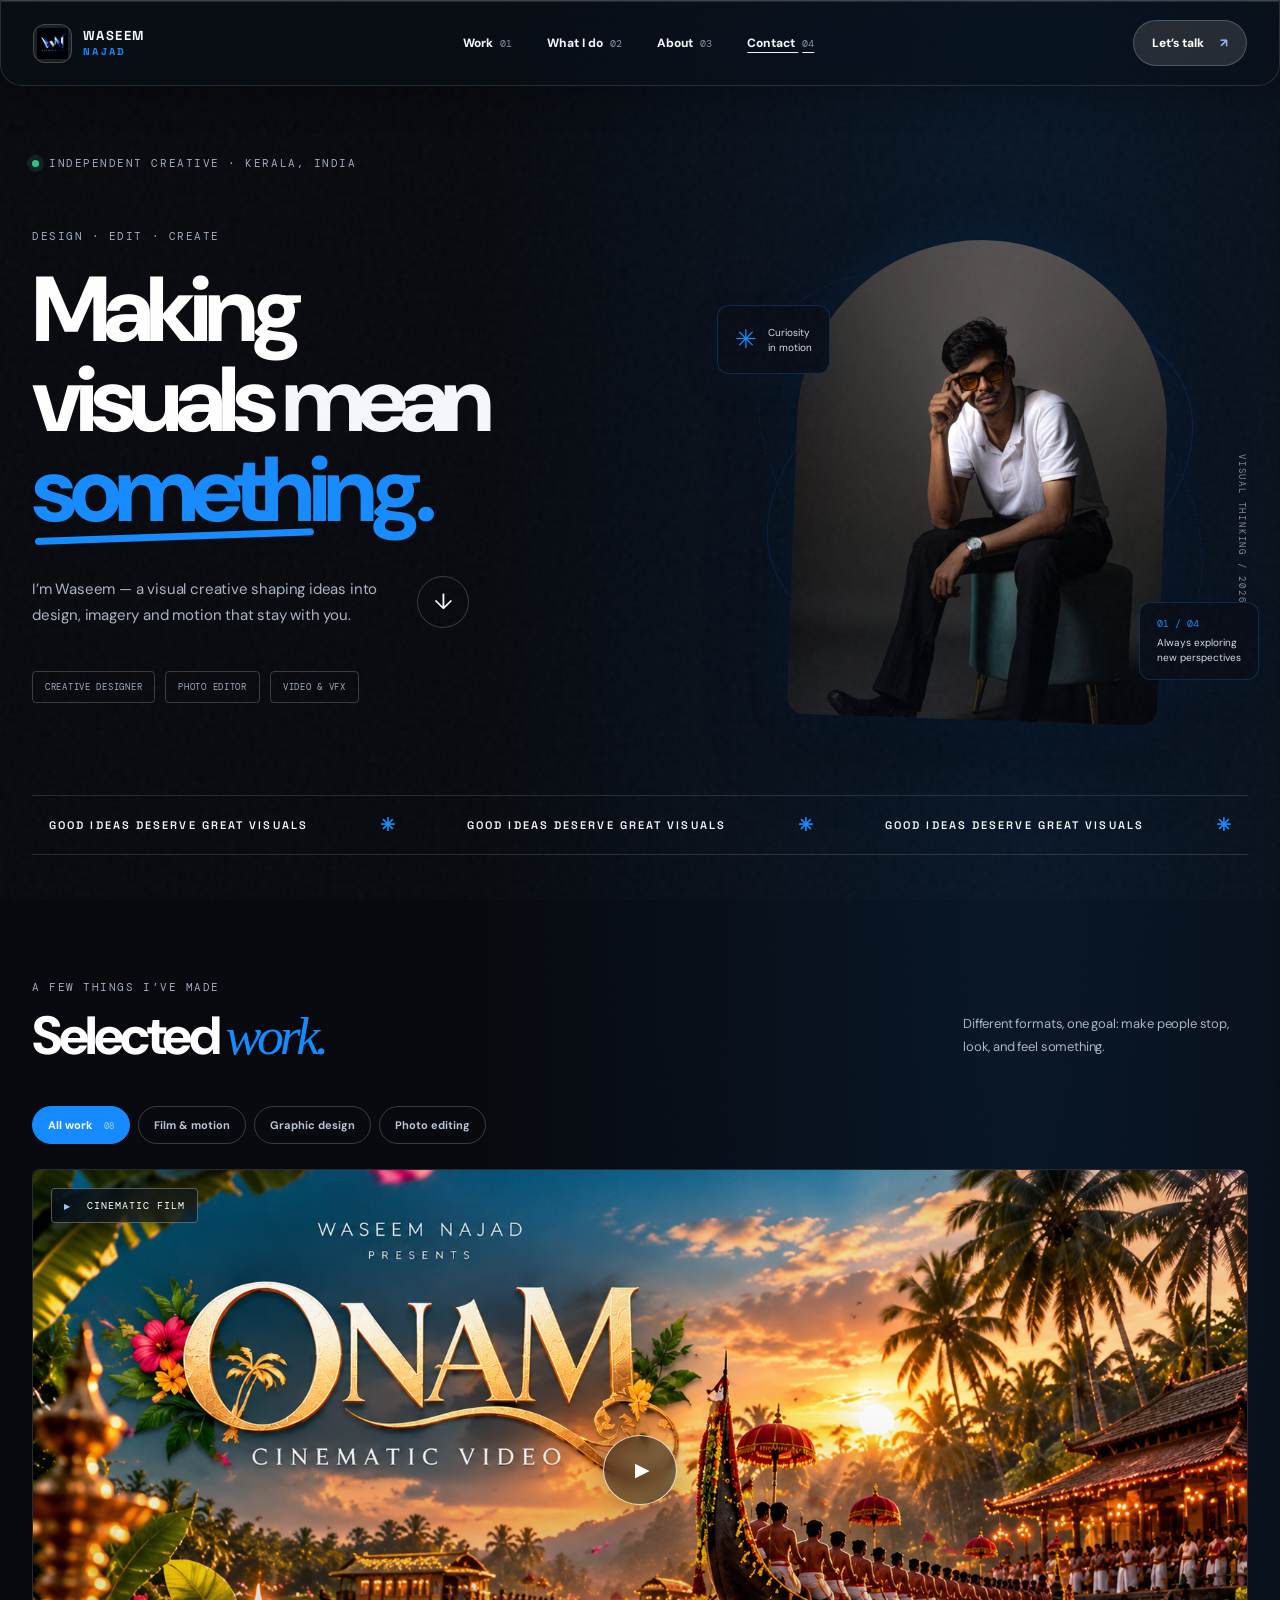
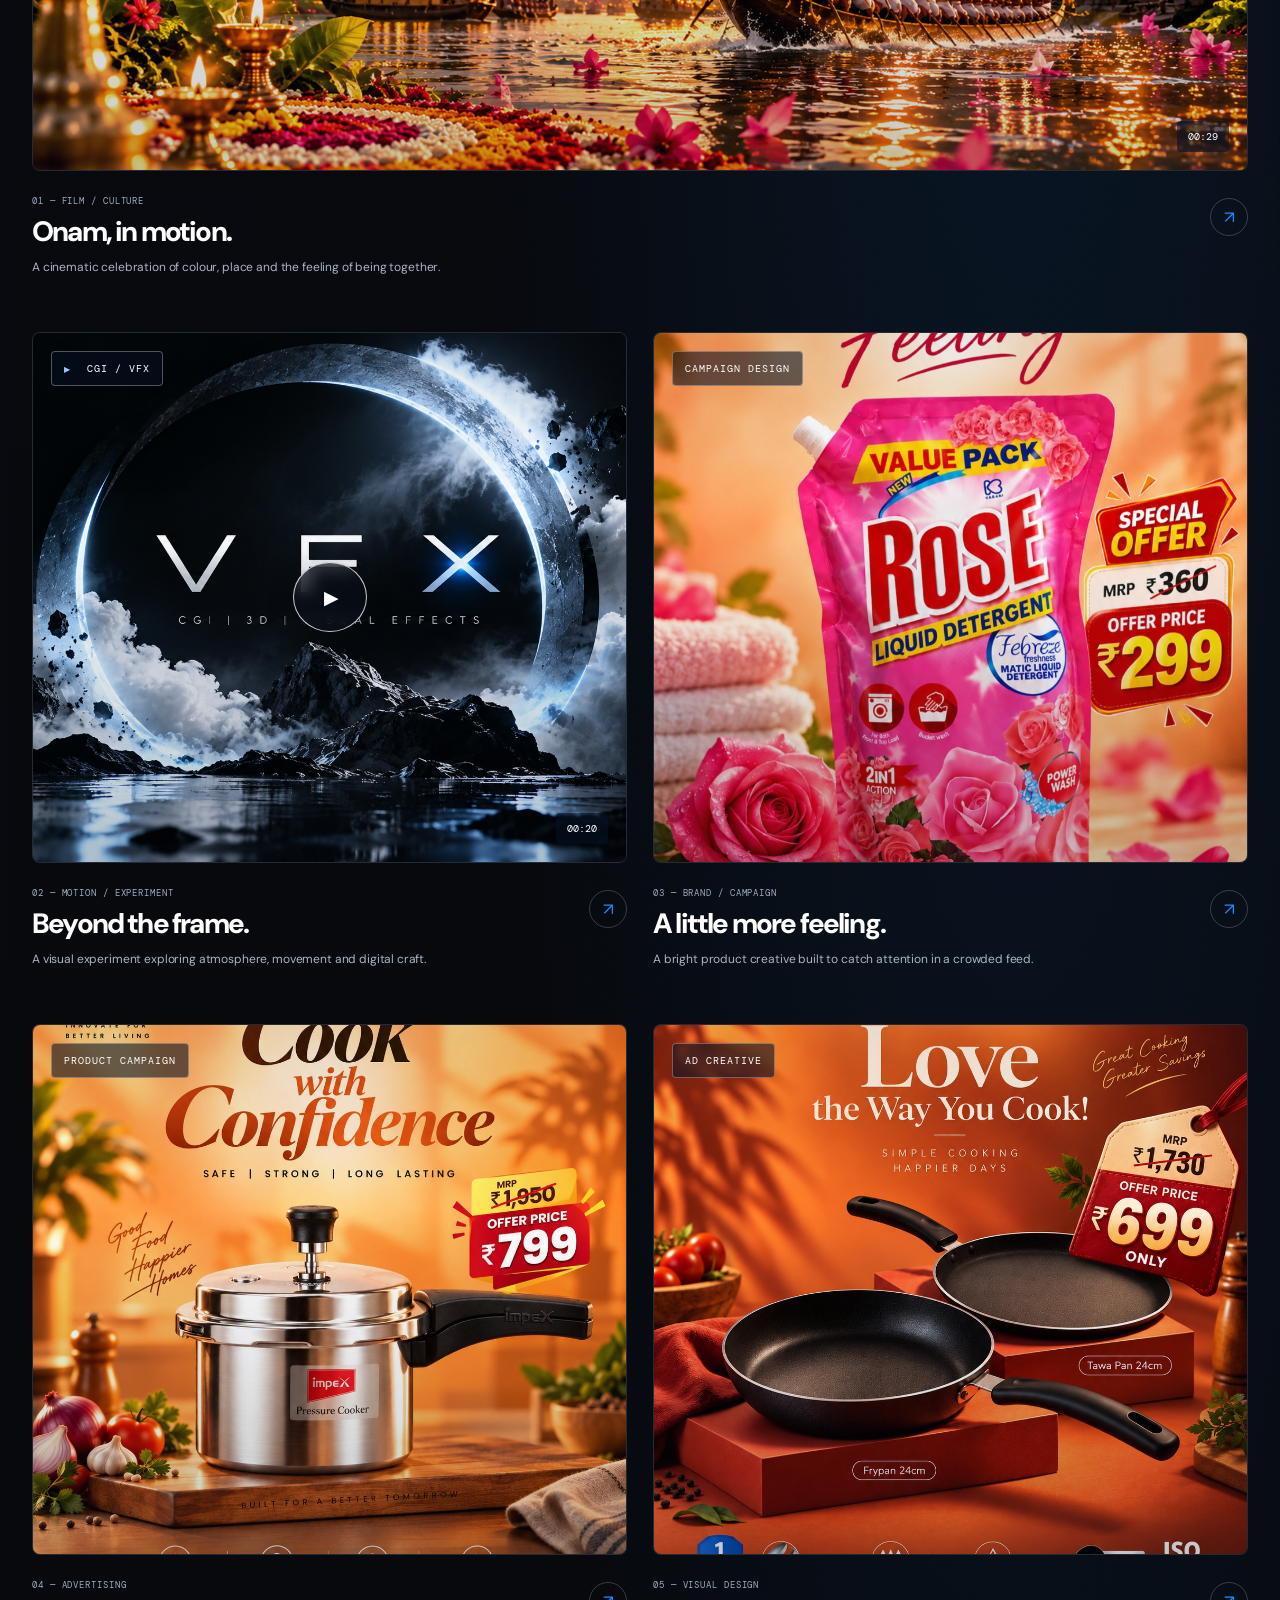
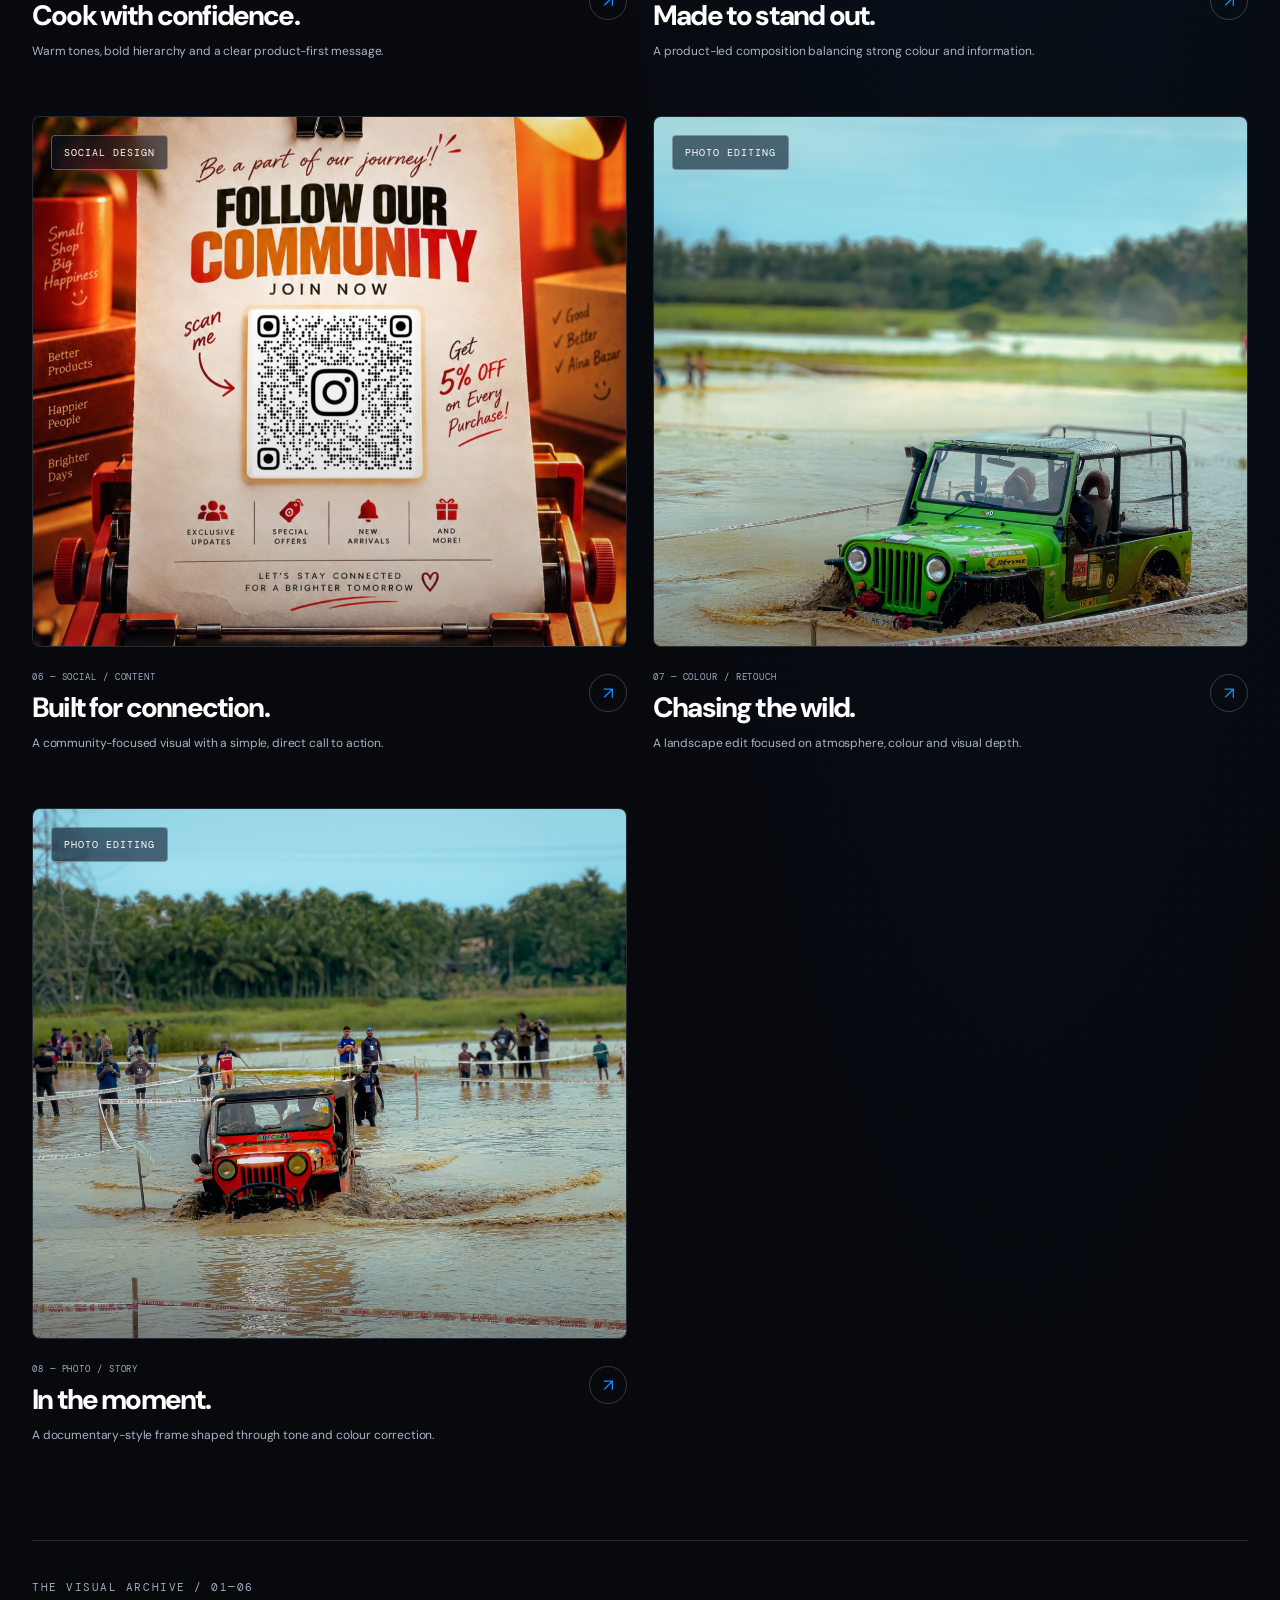
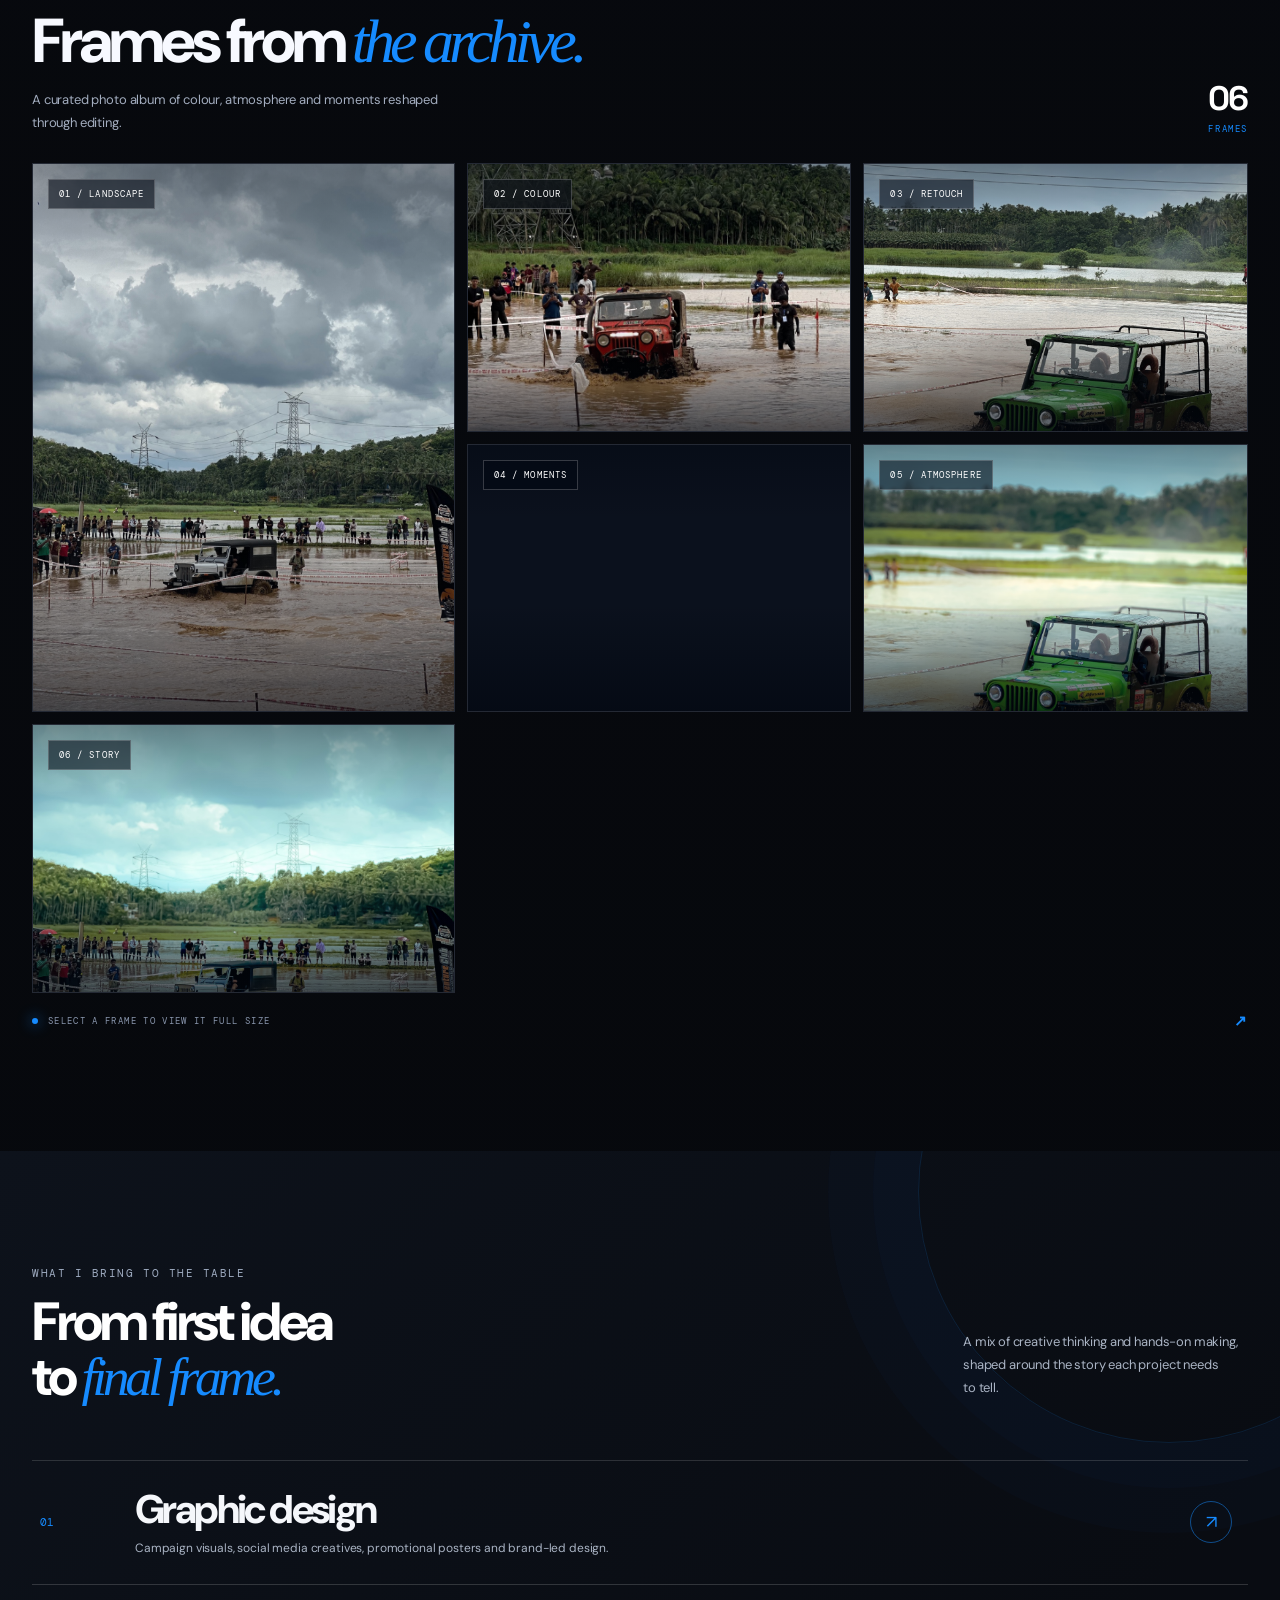
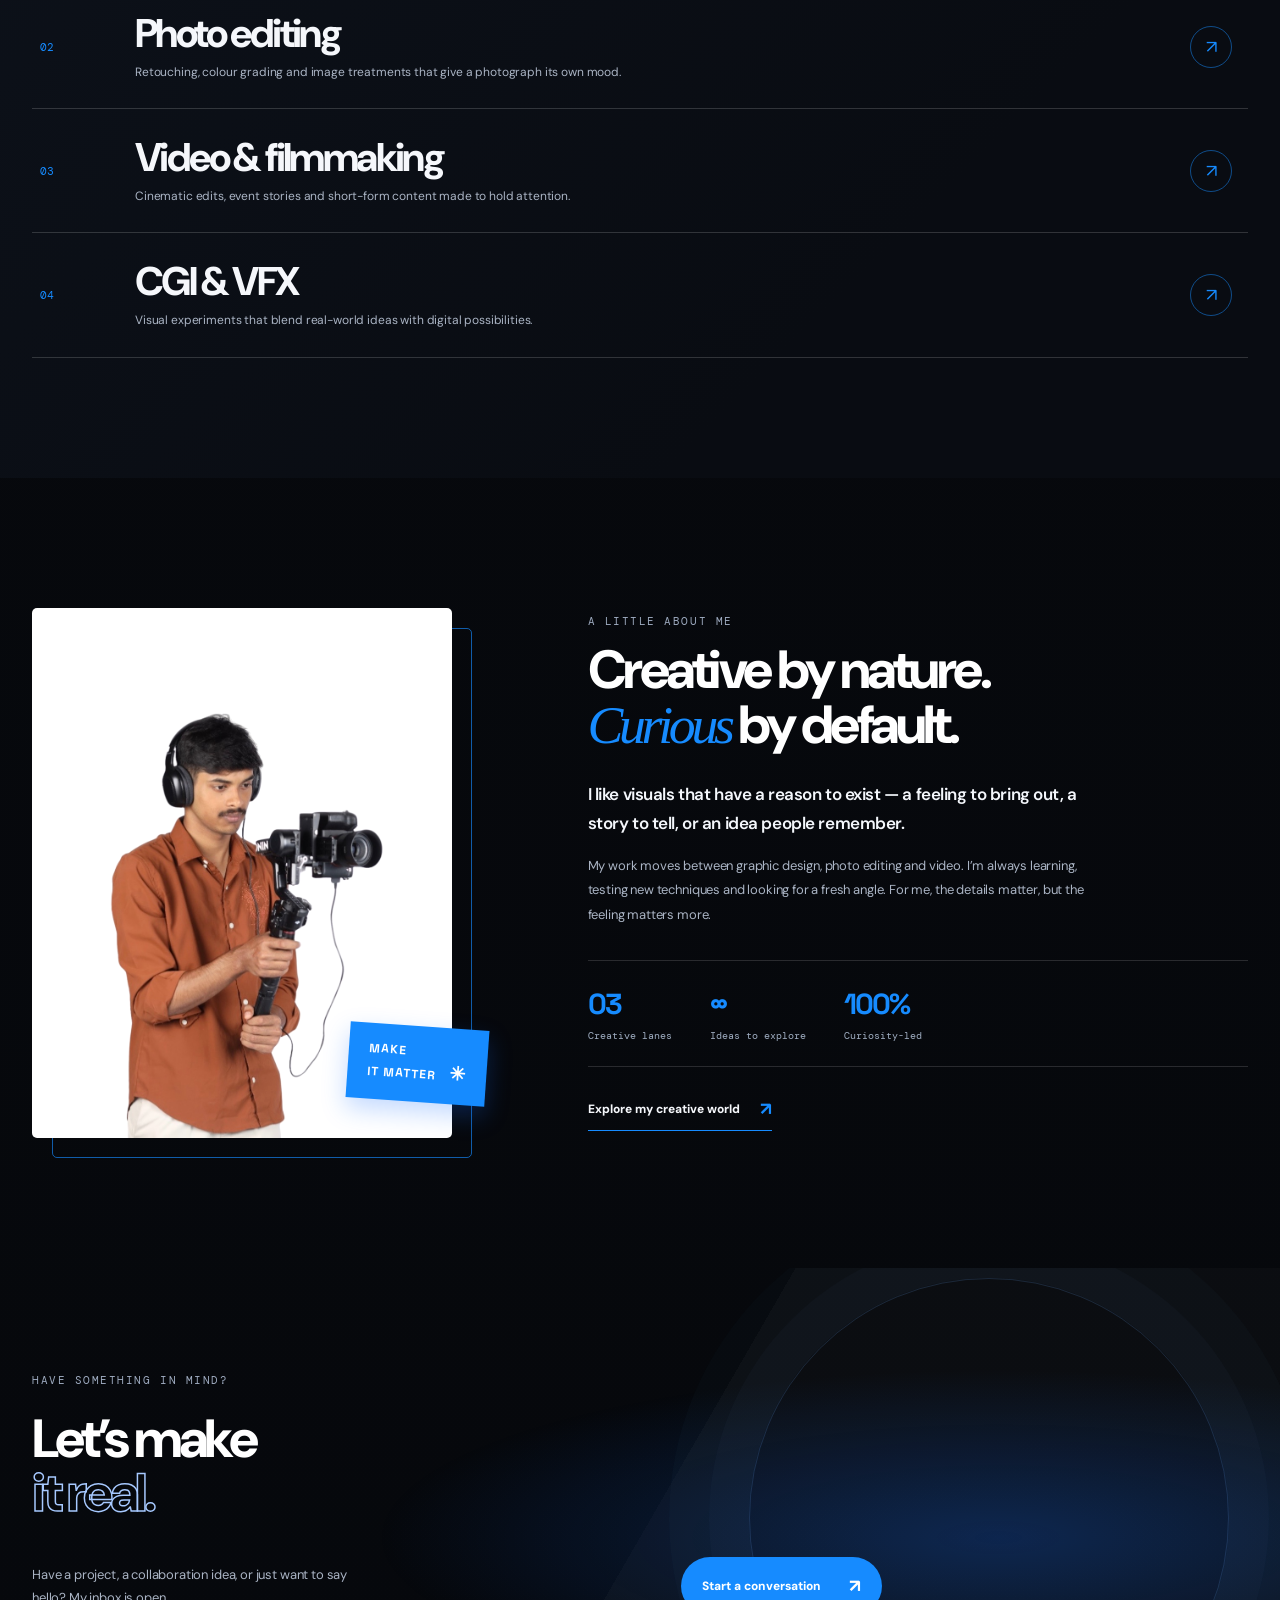
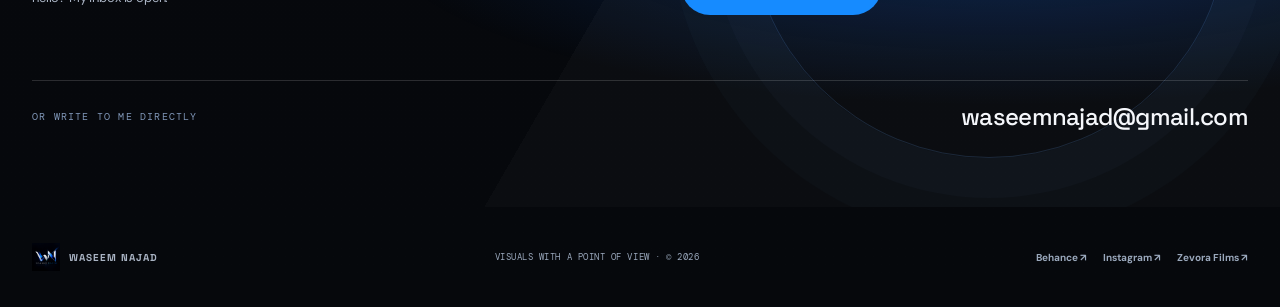
<file: inde.html>
<!doctype html>
<html lang="en">
<head>
  <meta charset="utf-8">
  <meta name="viewport" content="width=device-width, initial-scale=1">
  <title>Waseem Najad — Creative Designer, Photo Editor & Filmmaker</title>
  <meta name="description" content="Explore Waseem Najad’s creative portfolio: graphic design, photo editing, cinematic video editing, videography, CGI and visual storytelling. View selected projects and get in touch for collaborations.">
  <meta name="keywords" content="Waseem Najad, Waseem Najad portfolio, graphic designer Kerala, photo editor, video editor, videographer, cinematic video editing, photo manipulation, CGI VFX, visual storytelling, creative portfolio">
  <meta name="author" content="Waseem Najad">
  <meta name="robots" content="index, follow, max-image-preview:large">
  <meta name="theme-color" content="#050505">
  <link rel="canonical" href="https://waseemnajad.in/">
  <meta property="og:type" content="website">
  <meta property="og:title" content="Waseem Najad — Visuals with a point of view">
  <meta property="og:description" content="Graphic design, photo editing, cinematic video and visual experiments by Waseem Najad.">
  <meta property="og:url" content="https://waseemnajad.in/">
  <meta property="og:image" content="https://waseemnajad.in/assets/profile.jpeg">
  <meta name="twitter:card" content="summary_large_image">
  <meta name="twitter:title" content="Waseem Najad — Creative Portfolio">
  <meta name="twitter:description" content="Graphic design, photo editing, cinematic video, filmmaking and visual storytelling by Waseem Najad.">
  <meta name="twitter:image" content="https://waseemnajad.in/assets/profile.jpeg">
  <meta name="color-scheme" content="dark">
  <link rel="icon" type="image/png" href="assets/logo.png">
  <link rel="preconnect" href="https://fonts.googleapis.com">
  <link rel="preconnect" href="https://fonts.gstatic.com" crossorigin>
  <link href="https://fonts.googleapis.com/css2?family=DM+Mono:wght@400;500&family=Manrope:wght@400;500;600;700;800&family=Space+Grotesk:wght@400;500;600;700&display=swap" rel="stylesheet">
  <script type="application/ld+json">
  {
    "@context":"https://schema.org",
    "@type":"Person",
    "name":"Waseem Najad",
    "url":"https://waseemnajad.in/",
    "image":"https://waseemnajad.in/assets/profile.jpeg",
    "jobTitle":"Creative Designer, Photo Editor and Videographer",
    "email":"mailto:waseemnajad@gmail.com",
    "sameAs":["https://www.behance.net/itsnwwaseem","https://www.instagram.com/naju.wazim/","https://www.instagram.com/zevora.films/"]
  }
  </script>

<style>
/* Waseem Najad — electric blue / white portfolio */
:root{--blue:#ffffff;--blue2:#4c9dff;--ink:#09111f;--muted:#667187;--paper:#f5f8ff;--white:#fff;--line:rgba(9,17,31,.13);--mono:"DM Mono",monospace;--display:"Space Grotesk",sans-serif;--body:"Manrope",sans-serif;--ease:cubic-bezier(.2,.75,.25,1)}
*{box-sizing:border-box}html{scroll-behavior:smooth;scroll-padding-top:92px}body{margin:0;background:var(--paper);color:var(--ink);font-family:var(--body);-webkit-font-smoothing:antialiased;overflow-x:hidden}body.menu-open,body.lightbox-open{overflow:hidden}a{color:inherit;text-decoration:none}button{font:inherit}img,video{display:block;max-width:100%}button:focus-visible,a:focus-visible{outline:3px solid var(--blue);outline-offset:4px}::selection{background:var(--blue);color:#fff}.scroll-progress{position:fixed;top:0;left:0;height:3px;width:0;background:var(--blue);z-index:1000}.section-wrap{width:min(1240px,calc(100% - 64px));margin-inline:auto}.site-header{height:86px;padding:0 max(32px,calc((100vw - 1240px)/2));display:flex;align-items:center;justify-content:space-between;gap:32px;position:sticky;top:0;z-index:100;background:rgba(245,248,255,.86);backdrop-filter:blur(18px);border-bottom:1px solid rgba(9,17,31,.07)}.brand{display:flex;align-items:center;gap:11px;flex-shrink:0}.brand-mark{width:39px;height:39px;display:grid;place-items:center;background:#fff;border:1px solid var(--line);border-radius:12px;overflow:hidden}.brand-mark img{width:31px;height:31px;object-fit:contain}.brand-name{font:700 13px var(--display);letter-spacing:.11em;line-height:1.3}.brand-name span{display:block;color:var(--blue);font-size:10px;letter-spacing:.23em}.main-nav{display:flex;align-items:center;gap:35px}.main-nav a{font-size:12px;font-weight:800;position:relative;transition:color .25s}.main-nav a:hover{color:var(--blue)}.main-nav i{font:10px var(--mono);color:#8a94a5;margin-left:4px}.header-cta{font-size:12px;font-weight:800;background:var(--ink);color:white;padding:14px 18px;border-radius:100px;transition:transform .25s,background .25s}.header-cta span{margin-left:13px;color:#8dbbff}.header-cta:hover{background:var(--blue);transform:translateY(-2px)}.menu-toggle{display:none;border:0;background:transparent;width:42px;height:42px;padding:10px;cursor:pointer}.menu-toggle span{display:block;height:2px;background:var(--ink);margin:6px 0;transition:transform .25s}.hero{padding-top:70px}.hero-kicker,.eyebrow{font:11px var(--mono);letter-spacing:.14em;color:#62718a}.hero-kicker{display:flex;align-items:center;gap:10px;margin-bottom:30px}.status-dot{width:7px;height:7px;background:#28c987;border-radius:50%;box-shadow:0 0 0 5px rgba(40,201,135,.12)}.hero-layout{display:grid;grid-template-columns:1.08fr .92fr;align-items:center;gap:50px;min-height:560px}.hero-copy{padding:0 0 28px}.hero-copy .eyebrow{margin-bottom:22px}.hero-title{font:700 clamp(64px,8.4vw,118px)/.91 var(--display);letter-spacing:-.085em;margin:0;max-width:760px}.outline-word{-webkit-text-stroke:1.7px var(--ink);color:transparent;letter-spacing:-.09em}.blue-word{color:var(--blue);position:relative;display:inline-block}.blue-word:after{content:"";position:absolute;left:3px;bottom:-9px;width:70%;height:7px;background:var(--blue);border-radius:10px;transform:rotate(-2deg);transform-origin:left;animation:underline-in 1.2s .4s both var(--ease)}.hero-bottom{display:flex;align-items:center;gap:30px;margin-top:40px;max-width:460px}.hero-description{font-size:15px;line-height:1.8;color:#5d687b;max-width:355px;margin:0}.round-link{width:52px;height:52px;border:1px solid #b8c5d8;border-radius:50%;display:grid;place-items:center;flex-shrink:0;font-size:22px;transition:background .3s,color .3s,transform .3s}.round-link:hover{background:var(--blue);color:#fff;border-color:var(--blue);transform:translateY(4px)}.hero-meta{display:flex;flex-wrap:wrap;gap:10px;margin-top:43px}.hero-meta span{font:9px var(--mono);letter-spacing:.08em;padding:9px 12px;border:1px solid var(--line);border-radius:4px;color:#5c6880}.hero-visual{position:relative;min-height:520px;display:grid;place-items:center}.hero-image-frame{width:min(74%,370px);height:480px;position:relative;z-index:2;border-radius:190px 190px 18px 18px;overflow:hidden;background:#d8e7fb;transform:rotate(2deg);box-shadow:0 25px 70px rgba(22,74,145,.16)}.hero-image-frame:after{content:"";position:absolute;inset:0;background:linear-gradient(180deg,transparent 55%,rgba(4,18,39,.22));pointer-events:none}.hero-image-frame img{width:100%;height:100%;object-fit:cover;object-position:center 25%;transition:transform 1.2s var(--ease)}.hero-image-frame:hover img{transform:scale(1.05)}.orbit{position:absolute;border:1px solid rgba(18,109,255,.22);border-radius:50%;aspect-ratio:1}.orbit-one{width:450px;transform:rotate(-25deg) scaleY(.65)}.orbit-two{width:510px;transform:rotate(40deg) scaleY(.65);border-style:dashed;animation:spin 35s linear infinite}.floating-note{position:absolute;z-index:3;background:#fff;border:1px solid rgba(9,17,31,.08);box-shadow:0 12px 35px rgba(18,43,82,.1);border-radius:12px;padding:14px 17px;font-size:10px;line-height:1.5;color:#687489;display:flex;align-items:center;gap:11px}.note-top{top:85px;left:1%}.note-star{font-size:26px;color:var(--blue);animation:spin 12s linear infinite}.note-bottom{bottom:60px;right:-2%;display:block}.note-bottom span{display:block}.note-number{font:10px var(--mono);color:var(--blue);margin-bottom:5px}.hero-vertical{position:absolute;right:0;top:45%;writing-mode:vertical-rl;font:9px var(--mono);letter-spacing:.2em;color:#7d8aa0}.hero-ticker{overflow:hidden;margin-top:35px;border-block:1px solid var(--line);padding:17px 0}.ticker-track{display:flex;align-items:center;justify-content:space-around;gap:38px;min-width:max-content;animation:ticker 27s linear infinite}.ticker-track span{font:600 11px var(--display);letter-spacing:.19em}.ticker-track b{font-size:18px;color:var(--blue)}.work-section{padding-top:125px;padding-bottom:120px}.section-heading{display:flex;justify-content:space-between;align-items:end;gap:40px;margin-bottom:42px}.eyebrow{margin:0 0 15px}.section-heading h2,.about-copy h2{font:700 clamp(44px,6vw,76px)/.98 var(--display);letter-spacing:-.075em;margin:0}.serif-word{font-family:Georgia,serif;font-style:italic;font-weight:400;letter-spacing:-.08em;color:var(--blue)}.section-intro{font-size:13px;line-height:1.8;color:var(--muted);max-width:285px;margin:0 0 5px}.filter-row{display:flex;flex-wrap:wrap;gap:8px;margin-bottom:25px}.filter-btn{border:1px solid #d9e1ed;background:transparent;padding:11px 15px;border-radius:100px;color:#657187;font-size:11px;font-weight:700;cursor:pointer;transition:all .25s}.filter-btn span{font:9px var(--mono);margin-left:9px;opacity:.6}.filter-btn:hover,.filter-btn.active{background:var(--ink);border-color:var(--ink);color:white}.project-grid{display:grid;grid-template-columns:repeat(2,minmax(0,1fr));gap:54px 26px}.project-card{min-width:0;transition:opacity .25s,transform .25s}.project-card.is-hidden{display:none}.project-featured{grid-column:span 2}.project-media{display:block;position:relative;width:100%;padding:0;aspect-ratio:1.12/1;overflow:hidden;border:0;border-radius:8px;background:#dce8f9;text-align:left;cursor:pointer}.project-featured .project-media{aspect-ratio:2.02/1}.project-media img,.project-media video{width:100%;height:100%;object-fit:cover;transition:transform .8s var(--ease),filter .5s}.project-media:hover img,.project-media:hover video{transform:scale(1.045)}.project-media:after{content:"";position:absolute;inset:0;background:linear-gradient(180deg,rgba(5,14,29,.08),transparent 35%,rgba(5,14,29,.22));pointer-events:none}.video-media video{object-position:center 42%;background:#111}.project-featured .video-media video{object-position:center 40%}.media-label,.media-count,.image-zoom{position:absolute;z-index:2;color:#fff}.media-label{left:18px;top:18px;font:10px var(--mono);letter-spacing:.1em;background:rgba(6,17,35,.58);border:1px solid rgba(255,255,255,.3);backdrop-filter:blur(10px);padding:10px 12px;border-radius:4px}.play-icon{font-size:8px;margin-right:9px;color:#9dc5ff}.media-count{right:18px;bottom:18px;font:10px var(--mono);background:rgba(6,17,35,.6);padding:9px 11px;border-radius:4px}.image-zoom{right:17px;top:17px;width:38px;height:38px;display:grid;place-items:center;border-radius:50%;background:var(--blue);font-size:19px;opacity:0;transform:translateY(5px);transition:opacity .3s,transform .3s}.image-media:hover .image-zoom{opacity:1;transform:none}.project-info{display:flex;justify-content:space-between;gap:15px;align-items:center;margin-top:17px}.project-type{font:9px var(--mono);letter-spacing:.1em;color:#7b879a}.project-info h3{font:600 clamp(20px,2.2vw,28px)/1.2 var(--display);letter-spacing:-.05em;margin:7px 0 0}.project-arrow{width:38px;height:38px;display:grid;place-items:center;border:1px solid #d8e1ef;border-radius:50%;font-size:17px;color:var(--blue);transition:background .3s,color .3s,transform .3s;flex-shrink:0}.project-card:hover .project-arrow{background:var(--blue);color:white;transform:rotate(45deg)}.project-desc{font-size:12px;line-height:1.7;color:var(--muted);margin:10px 0 0;max-width:460px}.more-photos{margin-top:90px;padding-top:30px;border-top:1px solid var(--line);display:grid;grid-template-columns:.7fr 1.3fr;gap:35px;align-items:center}.more-photos p{font:600 22px var(--display);letter-spacing:-.04em;margin:6px 0}.mini-gallery{display:grid;grid-template-columns:repeat(4,1fr);gap:10px}.mini-gallery button{padding:0;border:0;background:#dce8f9;aspect-ratio:.8;overflow:hidden;border-radius:5px;cursor:pointer}.mini-gallery img{width:100%;height:100%;object-fit:cover;transition:transform .6s var(--ease)}.mini-gallery button:hover img{transform:scale(1.08)}.services-section{background:#eaf1fc;padding:115px 0 120px;position:relative;overflow:hidden}.services-section:before{content:"";position:absolute;right:-140px;top:-210px;width:500px;height:500px;border-radius:50%;border:1px solid rgba(18,109,255,.14);box-shadow:0 0 0 45px rgba(18,109,255,.025),0 0 0 90px rgba(18,109,255,.02);pointer-events:none}.services-inner{position:relative}.services-section .section-heading{margin-bottom:55px}.service-list{border-top:1px solid rgba(9,17,31,.17)}.service-row{display:grid;grid-template-columns:70px 1fr 50px;align-items:center;gap:25px;padding:26px 8px;border-bottom:1px solid rgba(9,17,31,.17);transition:padding .3s var(--ease)}.service-row:hover{padding-inline:18px}.service-no{font:11px var(--mono);color:var(--blue)}.service-row h3{font:600 clamp(24px,3.3vw,40px) var(--display);letter-spacing:-.055em;margin:0 0 6px}.service-row p{font-size:12px;line-height:1.7;color:#68768d;margin:0;max-width:540px}.service-symbol{width:42px;height:42px;border:1px solid #bac9df;border-radius:50%;display:grid;place-items:center;color:var(--blue);font-size:18px;transition:all .3s}.service-row:hover .service-symbol{background:var(--blue);color:#fff;transform:rotate(45deg)}.about-section{display:grid;grid-template-columns:.8fr 1.2fr;gap:clamp(50px,9vw,130px);align-items:center;padding-top:130px;padding-bottom:130px}.about-photo{position:relative;max-width:420px}.about-photo:before{content:"";position:absolute;inset:20px -20px -20px 20px;border:1px solid rgba(18,109,255,.3);border-radius:5px}.about-photo img{width:100%;height:530px;object-fit:cover;object-position:center 25%;position:relative;border-radius:5px;filter:saturate(.88)}.photo-stamp{position:absolute;right:-35px;bottom:35px;background:var(--blue);color:white;padding:18px 20px;font:700 12px/1.3 var(--display);letter-spacing:.08em;transform:rotate(4deg);box-shadow:0 10px 25px rgba(18,109,255,.25)}.photo-stamp b{font-size:19px;margin-left:9px}.about-copy h2{font-size:clamp(40px,5.2vw,67px);margin-bottom:27px}.about-lead{font-size:17px;line-height:1.7;font-weight:600;letter-spacing:-.025em;max-width:510px;margin:0 0 16px}.about-body{font-size:13px;line-height:1.9;color:var(--muted);max-width:520px;margin:0}.about-stats{display:flex;gap:38px;margin:32px 0 30px;padding:24px 0;border-block:1px solid var(--line)}.about-stats div{display:flex;flex-direction:column;gap:7px}.about-stats strong{font:700 29px var(--display);letter-spacing:-.06em;color:var(--blue)}.about-stats span{font:10px var(--mono);color:#758198}.text-link{font-size:12px;font-weight:800;display:inline-flex;align-items:center;gap:20px;border-bottom:1px solid var(--blue);padding-bottom:9px}.text-link span{color:var(--blue);font-size:18px;transition:transform .25s}.text-link:hover span{transform:translate(3px,-3px)}.contact-section{background:#07152b;color:white;position:relative;overflow:hidden;padding:105px 0 75px}.contact-section:before{content:"";position:absolute;inset:0;background:radial-gradient(ellipse at 78% 50%,rgba(18,109,255,.26),transparent 44%),linear-gradient(120deg,transparent 50%,rgba(255,255,255,.025) 50%);pointer-events:none}.contact-orb{position:absolute;width:480px;height:480px;border:1px solid rgba(110,172,255,.17);border-radius:50%;right:4%;top:2%;box-shadow:0 0 0 40px rgba(110,172,255,.025),0 0 0 80px rgba(110,172,255,.02);animation:float 9s ease-in-out infinite}.contact-inner{position:relative}.contact-section .eyebrow{color:#9db9e7}.contact-section h2{font:700 clamp(68px,10vw,136px)/.85 var(--display);letter-spacing:-.09em;margin:25px 0 36px}.contact-outline{color:transparent;-webkit-text-stroke:1.5px #a7c9ff}.contact-bottom{display:flex;align-items:center;justify-content:space-between;gap:30px;max-width:850px}.contact-bottom p{font-size:13px;line-height:1.8;color:#a6b6ce;max-width:330px;margin:0}.contact-button{background:var(--blue);color:white;border-radius:100px;padding:17px 21px;font-size:12px;font-weight:800;display:inline-flex;align-items:center;gap:28px;transition:transform .3s,background .3s}.contact-button span{font-size:18px}.contact-button:hover{transform:translateY(-3px);background:#398cff}.contact-email{margin-top:65px;border-top:1px solid rgba(255,255,255,.15);padding-top:20px;display:flex;justify-content:space-between;align-items:center;gap:20px}.contact-email span{font:10px var(--mono);letter-spacing:.12em;color:#7f96b7}.contact-email a{font:500 clamp(15px,2.5vw,24px) var(--display);letter-spacing:-.03em;transition:color .25s}.contact-email a:hover{color:#80b4ff}.site-footer{min-height:100px;display:flex;align-items:center;justify-content:space-between;gap:25px;padding-block:25px}.footer-brand{display:flex;align-items:center;gap:9px;font:700 10px var(--display);letter-spacing:.1em;white-space:nowrap}.footer-brand img{object-fit:contain;filter:invert(0)}.site-footer>span{font:9px var(--mono);letter-spacing:.06em;color:#7c879a;text-align:center}.social-links{display:flex;gap:16px}.social-links a{font-size:10px;font-weight:700;color:#5e6b80;transition:color .2s}.social-links a:hover{color:var(--blue)}.cursor-dot{position:fixed;z-index:1001;pointer-events:none;width:8px;height:8px;border-radius:50%;background:var(--blue);transform:translate(-50%,-50%);opacity:0;transition:opacity .2s;mix-blend-mode:multiply}.lightbox{position:fixed;inset:0;z-index:2000;background:rgba(4,10,22,.94);backdrop-filter:blur(15px);display:flex;align-items:center;justify-content:center;padding:60px 8vw 75px;opacity:0;visibility:hidden;transition:opacity .25s,visibility .25s}.lightbox.open{opacity:1;visibility:visible}.lightbox-content{width:min(100%,950px);height:min(78vh,760px);display:flex;align-items:center;justify-content:center}.lightbox-content img,.lightbox-content video{max-width:100%;max-height:100%;object-fit:contain;border-radius:4px;box-shadow:0 25px 80px rgba(0,0,0,.4)}.lightbox-content video{height:100%;background:#000}.lightbox-close,.lightbox-prev,.lightbox-next{position:absolute;border:1px solid rgba(22,139,255,.65);background:rgba(255,255,255,.08);color:white;width:44px;height:44px;border-radius:50%;font-size:22px;display:grid;place-items:center;cursor:pointer;transition:background .2s}.lightbox-close:hover,.lightbox-prev:hover,.lightbox-next:hover{background:var(--blue)}.lightbox-close{right:28px;top:24px;font-size:28px}.lightbox-prev{left:24px;top:50%}.lightbox-next{right:24px;top:50%}.lightbox-caption{position:absolute;bottom:22px;left:0;right:0;text-align:center;font:10px var(--mono);letter-spacing:.1em;color:#b8c9e2}.reveal{opacity:0;transform:translateY(22px);transition:opacity .75s var(--ease),transform .75s var(--ease)}.reveal.is-visible{opacity:1;transform:translateY(0)}.project-card:nth-child(2n) .reveal{transition-delay:.08s}
@keyframes spin{to{transform:rotate(360deg)}}@keyframes ticker{to{transform:translateX(-25%)}}@keyframes float{0%,100%{transform:translateY(0)}50%{transform:translateY(-18px)}}@keyframes underline-in{from{transform:scaleX(0) rotate(-2deg)}to{transform:scaleX(1) rotate(-2deg)}}
@media(min-width:1500px){.hero-title{font-size:126px}}@media(max-width:900px){.section-wrap{width:calc(100% - 44px)}.site-header{padding-inline:22px;height:76px}.main-nav{gap:20px}.main-nav a{font-size:11px}.header-cta{padding:12px 15px}.hero{padding-top:52px}.hero-layout{grid-template-columns:1fr .8fr;gap:18px;min-height:490px}.hero-title{font-size:clamp(58px,8vw,86px)}.hero-visual{min-height:450px}.hero-image-frame{height:410px;width:78%}.orbit-one{width:350px}.orbit-two{width:390px}.floating-note{padding:11px 12px}.note-top{left:-1%;top:50px}.note-bottom{right:-1%;bottom:45px}.hero-vertical{right:-4px}.about-section{gap:65px}.about-photo img{height:450px}.about-stats{gap:22px}.site-footer{flex-wrap:wrap}.site-footer>span{order:3;width:100%}}@media(max-width:680px){html{scroll-padding-top:75px}.section-wrap{width:calc(100% - 36px)}.site-header{height:70px;padding-inline:18px;gap:12px}.brand-mark{width:35px;height:35px}.brand-name{font-size:11px}.brand-name span{font-size:9px}.header-cta{margin-left:auto;padding:11px 13px;font-size:10px}.header-cta span{margin-left:7px}.menu-toggle{display:block}.main-nav{position:fixed;inset:70px 0 auto 0;background:var(--paper);border-bottom:1px solid var(--line);padding:25px 24px 30px;display:flex;flex-direction:column;align-items:stretch;gap:0;transform:translateY(-10px);opacity:0;visibility:hidden;transition:opacity .25s,transform .25s,visibility .25s}.main-nav.open{opacity:1;visibility:visible;transform:none}.main-nav a{font:600 25px var(--display);padding:15px 0;border-bottom:1px solid var(--line)}.main-nav i{font:10px var(--mono);vertical-align:top}.menu-toggle[aria-expanded="true"] span:first-child{transform:translateY(4px) rotate(45deg)}.menu-toggle[aria-expanded="true"] span:last-child{transform:translateY(-4px) rotate(-45deg)}.hero{padding-top:40px}.hero-kicker{font-size:9px;margin-bottom:22px}.hero-layout{display:flex;flex-direction:column;align-items:stretch;gap:8px}.hero-copy{padding-bottom:0}.hero-title{font-size:clamp(59px,15vw,91px);line-height:.9}.hero-bottom{margin-top:28px;gap:18px}.hero-description{font-size:13px;max-width:300px}.round-link{width:45px;height:45px}.hero-meta{margin-top:25px;gap:6px}.hero-meta span{font-size:8px;padding:8px}.hero-visual{min-height:410px;margin-top:15px}.hero-image-frame{height:370px;width:70%;max-width:300px}.orbit-one{width:340px}.orbit-two{width:380px}.note-top{left:2%;top:50px}.note-bottom{right:0;bottom:30px}.hero-vertical{right:3px}.hero-ticker{margin-top:15px}.ticker-track{gap:25px}.ticker-track span{font-size:9px}.work-section{padding-top:82px;padding-bottom:80px}.section-heading{display:block;margin-bottom:28px}.section-heading h2,.about-copy h2{font-size:clamp(44px,12vw,65px)}.section-intro{margin-top:18px;max-width:350px}.filter-row{gap:6px;margin-bottom:19px}.filter-btn{padding:9px 11px;font-size:10px}.filter-btn span{margin-left:5px}.project-grid{grid-template-columns:1fr;gap:36px}.project-featured{grid-column:auto}.project-featured .project-media{aspect-ratio:.95/1}.project-media{aspect-ratio:1.05/1}.project-info h3{font-size:23px}.project-desc{font-size:12px}.image-zoom{opacity:1;transform:none;width:32px;height:32px}.more-photos{grid-template-columns:1fr;gap:18px;margin-top:55px}.mini-gallery{gap:7px}.mini-gallery button{aspect-ratio:.72}.services-section{padding:80px 0}.services-section .section-heading{margin-bottom:35px}.service-row{grid-template-columns:32px 1fr 35px;gap:12px;padding:22px 0}.service-row h3{font-size:24px}.service-row p{font-size:11px}.service-symbol{width:32px;height:32px;font-size:15px}.about-section{grid-template-columns:1fr;gap:55px;padding-top:85px;padding-bottom:85px}.about-photo{max-width:370px;width:88%;margin-inline:auto}.about-photo img{height:430px}.photo-stamp{right:-22px;bottom:28px}.about-copy h2{margin-bottom:22px}.about-lead{font-size:15px}.about-body{font-size:12px}.about-stats{gap:0;justify-content:space-between}.about-stats strong{font-size:26px}.about-stats span{font-size:9px}.contact-section{padding:78px 0 45px}.contact-section h2{font-size:clamp(68px,17vw,105px);margin:24px 0 30px}.contact-orb{width:300px;height:300px;right:-120px;top:15%}.contact-bottom{display:block}.contact-bottom p{margin-bottom:22px;max-width:300px}.contact-button{padding:15px 17px}.contact-email{margin-top:48px;align-items:flex-start;flex-direction:column;gap:10px}.site-footer{padding-block:24px;gap:18px}.footer-brand{font-size:9px}.site-footer>span{font-size:8px;text-align:left;order:3}.social-links{gap:11px;margin-left:auto}.social-links a{font-size:9px}.cursor-dot{display:none}.lightbox{padding:55px 14px 75px}.lightbox-content{height:75vh}.lightbox-close{right:14px;top:13px}.lightbox-prev{left:9px;top:auto;bottom:15px}.lightbox-next{right:9px;top:auto;bottom:15px}.lightbox-caption{bottom:30px;padding:0 70px;font-size:8px}}@media(prefers-reduced-motion:reduce){*,*:before,*:after{scroll-behavior:auto!important;animation-duration:.01ms!important;animation-iteration-count:1!important;transition-duration:.01ms!important}.reveal{opacity:1;transform:none}}


/* MONO STUDIO — high-contrast editorial system */
:root {
  --accent: #168bff;
  --accent-2: #8fc8ff;
  --ink: #050505;
  --surface: #0b0b0b;
  --surface-2: #141414;
  --line: rgba(22,139,255,.20);
}
html { scroll-behavior: smooth; background: #050505; }
body { background: #050505; color: #f6f6f6; }
::selection { background: #168bff; color: #fff; }
a, button { -webkit-tap-highlight-color: transparent; }
a:focus-visible, button:focus-visible { outline: 2px solid #fff; outline-offset: 4px; }
body::before {
  content: "";
  position: fixed;
  inset: 0;
  pointer-events: none;
  z-index: 90;
  opacity: .035;
  background-image: url("data:image/svg+xml,%3Csvg viewBox='0 0 180 180' xmlns='http://www.w3.org/2000/svg'%3E%3Cfilter id='n'%3E%3CfeTurbulence type='fractalNoise' baseFrequency='.8' numOctaves='3' stitchTiles='stitch'/%3E%3C/filter%3E%3Crect width='100%25' height='100%25' filter='url(%23n)' opacity='.6'/%3E%3C/svg%3E");
}
.hero-title, h1, h2, h3 { text-wrap: balance; }
.hero-title .outline, .outline-text, .text-outline {
  color: transparent;
  -webkit-text-stroke: 1px rgba(22,139,255,.95);
}
.project-card, .work-card, .service-card, .about-card {
  border-color: rgba(22,139,255,.20);
}
.project-visual .asset-placeholder {
  background: radial-gradient(circle at 75% 25%, rgba(22,139,255,.20), transparent 34%),
              linear-gradient(135deg, #191919 0%, #070707 60%, #222 100%);
}
.project-visual:hover .asset-placeholder {
  background: radial-gradient(circle at 75% 25%, rgba(22,139,255,.28), transparent 36%),
              linear-gradient(135deg, #242424 0%, #080808 58%, #303030 100%);
}
.mono-line { height: 1px; background: rgba(255,255,255,.2); width: 100%; }
@media (prefers-reduced-motion: reduce) {
  *, *::before, *::after { scroll-behavior: auto !important; animation-duration: .01ms !important; animation-iteration-count: 1 !important; transition-duration: .01ms !important; }
}


.back-to-top {
  position: fixed; right: 22px; bottom: 22px; z-index: 95;
  width: 52px; height: 52px; border: 1px solid rgba(22,139,255,.65);
  border-radius: 50%; background: #168bff; color: #fff; cursor: pointer;
  display: flex; flex-direction: column; align-items: center; justify-content: center;
  font-size: 22px; line-height: 1; opacity: 0; visibility: hidden;
  transform: translateY(12px); transition: opacity .25s, transform .25s, visibility .25s;
}
.back-to-top span { font-size: 7px; letter-spacing: .14em; font-weight: 800; margin-top: 2px; }
.back-to-top.is-visible { opacity: 1; visibility: visible; transform: translateY(0); }
.site-toast {
  position: fixed; z-index: 96; bottom: 26px; left: 50%; transform: translate(-50%, 12px);
  background: #168bff; color: #fff; padding: 12px 18px; border-radius: 100px;
  font-size: 12px; letter-spacing: .02em; opacity: 0; visibility: hidden;
  transition: opacity .25s, transform .25s, visibility .25s;
}
.site-toast.is-visible { opacity: 1; visibility: visible; transform: translate(-50%, 0); }
a[aria-current="location"] { text-decoration: underline; text-underline-offset: 5px; }


/* Electric blue + white typography finish */
:root { --accent: #168bff; --accent-2: #8fc8ff; }
body { background: #050505; color: #fff; }
::selection { background: #168bff; color: #fff; }
.hero-title .outline, .outline-text, .text-outline {
  -webkit-text-stroke: 1px #168bff;
}
.project-visual .asset-placeholder {
  background: radial-gradient(circle at 75% 25%, rgba(22,139,255,.24), transparent 34%),
              linear-gradient(135deg, #101b2b 0%, #070a10 60%, #102a46 100%);
}
.project-visual:hover .asset-placeholder {
  background: radial-gradient(circle at 75% 25%, rgba(22,139,255,.34), transparent 36%),
              linear-gradient(135deg, #14283d 0%, #070a10 58%, #123a60 100%);
}
.back-to-top { background: #168bff; color: #fff; border-color: rgba(22,139,255,.8); }
.site-toast { background: #168bff; color: #fff; }
a[aria-current="location"] { color: #168bff; }



/* Final text palette aligned to WaseemNajad.in */
:root {
  --accent: #168bff;
  --accent-2: #8fc8ff;
  --ink: #050505;
  --surface: #0b0b0b;
  --surface-2: #141414;
  --text-primary: #ffffff;
  --text-secondary: #d0d0d0;
}
html, body { background: #050505; color: #ffffff; }
body, p, li, label, small { color: #d0d0d0; }
h1, h2, h3, h4, strong, .hero-title, .section-title { color: #ffffff; }
a:hover, .accent, .eyebrow, .project-category, .service-number,
.nav-link:hover, .text-accent { color: #168bff; }
.hero-title .outline, .outline-text, .text-outline {
  color: transparent;
  -webkit-text-stroke: 1px #168bff;
}
button, .button, .btn, .cta-button {
  border-color: #168bff;
}
button:hover, .button:hover, .btn:hover, .cta-button:hover {
  border-color: #168bff;
}
::selection { background: #168bff; color: #ffffff; }


/* ── Premium motion layer ───────────────────────────────────────────── */
:root {
  --electric: #168bff;
  --electric-soft: #8fc8ff;
  --white: #fff;
  --muted: #c6cbd2;
  --black: #050608;
  --hairline: rgba(255,255,255,.14);
}
body {
  overflow-x: clip;
  background:
    radial-gradient(ellipse at 72% -8%, rgba(22,139,255,.12), transparent 38%),
    #050608;
}
body::after {
  content: "";
  position: fixed;
  inset: 0;
  pointer-events: none;
  z-index: 89;
  opacity: .045;
  background-image: url("data:image/svg+xml,%3Csvg viewBox='0 0 180 180' xmlns='http://www.w3.org/2000/svg'%3E%3Cfilter id='grain'%3E%3CfeTurbulence type='fractalNoise' baseFrequency='.78' numOctaves='3' stitchTiles='stitch'/%3E%3C/filter%3E%3Crect width='100%25' height='100%25' filter='url(%23grain)' opacity='.7'/%3E%3C/svg%3E");
}
h1, h2, h3, .hero-title, .section-title {
  letter-spacing: -.055em;
  text-wrap: balance;
}
p { text-wrap: pretty; }
.hero-title {
  line-height: .91;
  letter-spacing: -.075em;
}
.hero-title .outline, .outline-text, .text-outline {
  -webkit-text-stroke: 1.25px var(--electric);
  text-shadow: 0 0 28px rgba(22,139,255,.08);
}
a, button, .button, .btn, .cta-button {
  transition:
    color .25s ease, background .25s ease, border-color .25s ease,
    box-shadow .35s ease, transform .35s cubic-bezier(.2,.8,.2,1);
}
a:hover { text-shadow: 0 0 22px rgba(22,139,255,.25); }
.project-card, .work-card, .service-card, .about-card {
  position: relative;
  isolation: isolate;
}
.project-card::before, .work-card::before, .service-card::before {
  content: "";
  position: absolute;
  inset: 0;
  pointer-events: none;
  z-index: 3;
  opacity: 0;
  background: linear-gradient(115deg, transparent 20%, rgba(255,255,255,.07) 48%, transparent 72%);
  transform: translateX(-70%);
  transition: opacity .3s ease, transform .8s cubic-bezier(.2,.7,.2,1);
}
.project-card:hover::before, .work-card:hover::before, .service-card:hover::before {
  opacity: 1;
  transform: translateX(70%);
}
.project-visual, .project-image, .gallery-item {
  overflow: hidden;
  background: #10141b;
}
.project-visual img, .project-image img, .gallery-item img {
  transition: transform .9s cubic-bezier(.2,.7,.2,1), filter .7s ease;
  will-change: transform;
}
.project-visual:hover img, .project-image:hover img, .gallery-item:hover img {
  transform: scale(1.055);
  filter: contrast(1.04) saturate(1.04);
}
button:hover, .button:hover, .btn:hover, .cta-button:hover {
  box-shadow: 0 0 0 4px rgba(22,139,255,.08), 0 8px 28px rgba(22,139,255,.12);
}
::selection { background: var(--electric); color: #fff; }
img { max-width: 100%; }
@media (max-width: 720px) {
  .hero-title { letter-spacing: -.06em; }
  body::after { opacity: .025; }
}
@media (prefers-reduced-motion: reduce) {
  *, *::before, *::after {
    animation-duration: .01ms !important;
    animation-iteration-count: 1 !important;
    transition-duration: .01ms !important;
    scroll-behavior: auto !important;
  }
}


/* BIG MIXED BLUE + WHITE DISPLAY TYPOGRAPHY */
:root { --electric: #168bff; --electric-soft: #8fc8ff; }
h1, .hero-title {
  font-size: clamp(3.6rem, 10.8vw, 9.5rem);
  line-height: .86;
  letter-spacing: -.085em;
  font-weight: 850;
  max-width: 12ch;
}
h2, .section-title {
  font-size: clamp(2.6rem, 7vw, 6.2rem);
  line-height: .92;
  letter-spacing: -.075em;
  font-weight: 800;
}
h1 em, h1 .accent, h1 .text-accent,
.hero-title em, .hero-title .accent, .hero-title .text-accent,
h2 em, h2 .accent, h2 .text-accent,
.section-title em, .section-title .accent, .section-title .text-accent {
  color: var(--electric) !important;
  font-style: normal;
}
h1 .outline, .hero-title .outline, .outline-text, .text-outline {
  color: transparent !important;
  -webkit-text-stroke: 1.5px var(--electric);
  text-shadow: 0 0 32px rgba(22,139,255,.12);
}
.hero-title span, h1 span, h2 span, .section-title span { display: inline-block; }
.hero-title .white, h1 .white, h2 .white, .section-title .white {
  color: #fff !important; -webkit-text-stroke: 0;
}
.hero-title .blue, h1 .blue, h2 .blue, .section-title .blue {
  color: var(--electric) !important; -webkit-text-stroke: 0;
}
@media (max-width: 600px) {
  h1, .hero-title { font-size: clamp(3.25rem, 15vw, 5.8rem); }
  h2, .section-title { font-size: clamp(2.5rem, 10vw, 4.2rem); }
}

/* Dedicated thumbnails for Onam and CGI/VFX. Replace the two JPGs in /assets to customize. */
.video-media{isolation:isolate}
.video-media:before{content:"▶";position:absolute;z-index:3;left:50%;top:50%;transform:translate(-50%,-50%);width:68px;height:68px;display:grid;place-items:center;padding-left:4px;border:1px solid rgba(255,255,255,.78);border-radius:50%;background:rgba(8,15,27,.5);color:#fff;font-size:19px;box-shadow:0 8px 28px rgba(0,0,0,.18);backdrop-filter:blur(8px);pointer-events:none;transition:transform .25s,background .25s}
.video-media:hover:before{transform:translate(-50%,-50%) scale(1.08);background:rgba(22,139,255,.85)}
.video-media video{object-fit:cover}

</style>


<style id="reference-typography">
/* Reference-inspired typography: clean, editorial, white + electric blue */
@import url('https://fonts.googleapis.com/css2?family=DM+Sans:wght@400;500;600;700;800;900&display=swap');
:root { --blue: #3985ff; --electric-blue: #3985ff; }
html, body { font-family: 'DM Sans', Inter, Arial, sans-serif !important; }
h1, h2, h3, .hero-title, .section-title {
  font-family: 'DM Sans', Inter, Arial, sans-serif !important;
  letter-spacing: -.065em !important;
  font-weight: 800 !important;
  text-transform: none !important;
}
.hero-title {
  font-size: clamp(3rem, 7.2vw, 6.8rem) !important;
  line-height: .98 !important;
  letter-spacing: -.075em !important;
  max-width: 10.5ch;
}
h2, .section-title { font-size: clamp(2.1rem, 4.2vw, 4rem) !important; line-height: 1.02 !important; }
h3 { line-height: 1.12 !important; }
.blue-word, .blue, .accent, .text-accent {
  color: var(--blue) !important;
  -webkit-text-fill-color: var(--blue) !important;
  background: none !important;
}
.outline-word {
  color: #f5f7fb !important;
  -webkit-text-stroke: 0 !important;
  text-shadow: none !important;
}
p, .hero-description, .section-description {
  letter-spacing: -.012em;
  line-height: 1.75;
}
@media (max-width: 640px) {
  .hero-title { font-size: clamp(2.8rem, 12vw, 4.5rem) !important; line-height: 1 !important; }
  h2, .section-title { font-size: clamp(2rem, 8vw, 3rem) !important; }
}
</style>


<style>
/* Curated album gallery — high-contrast, editorial, responsive */
.photo-album{margin-top:94px;padding-top:34px;border-top:1px solid rgba(255,255,255,.12)}
.album-heading{display:flex;align-items:end;justify-content:space-between;gap:30px;margin-bottom:28px}
.album-heading h3{font:700 clamp(34px,5.2vw,62px)/.98 var(--display);letter-spacing:-.075em;margin:10px 0 12px;color:#f7f9ff}
.album-heading p{max-width:490px;color:#a3adbf;font-size:13px;line-height:1.8;margin:0}
.album-counter{font:700 34px/.9 var(--display);letter-spacing:-.06em;color:#fff;white-space:nowrap}
.album-counter i{display:block;font:9px var(--mono);letter-spacing:.18em;color:var(--blue);font-style:normal;margin-top:8px}
.album-grid{display:grid;grid-template-columns:1.1fr 1fr 1fr;grid-auto-rows:clamp(150px,21vw,270px);gap:12px}
.album-item{position:relative;display:block;min-width:0;min-height:0;overflow:hidden;padding:0;border:1px solid rgba(255,255,255,.1);background:#0b111d;cursor:zoom-in;text-align:left;isolation:isolate}
.album-item:before{content:"";position:absolute;inset:0;z-index:1;background:linear-gradient(180deg,rgba(2,7,16,.42),transparent 28%,transparent 60%,rgba(2,7,16,.66));pointer-events:none;transition:opacity .35s}
.album-item img{width:100%;height:100%;object-fit:cover;transition:transform .8s cubic-bezier(.2,.75,.2,1),filter .5s;filter:saturate(.83)}
.album-item:hover img,.album-item:focus-visible img{transform:scale(1.065);filter:saturate(1.12)}
.album-tall{grid-row:span 2}
.album-index{position:absolute;top:15px;left:15px;z-index:2;font:9px var(--mono);letter-spacing:.12em;color:#fff;background:rgba(3,8,18,.56);border:1px solid rgba(255,255,255,.2);padding:8px 10px;backdrop-filter:blur(10px)}
.album-open{position:absolute;right:14px;bottom:14px;z-index:2;width:36px;height:36px;border-radius:50%;display:grid;place-items:center;color:#fff;background:var(--blue);font-size:18px;transform:translateY(8px);opacity:0;transition:transform .25s,opacity .25s}
.album-item:hover .album-open,.album-item:focus-visible .album-open{transform:none;opacity:1}
.album-footnote{display:flex;align-items:center;gap:10px;margin:18px 0 0;color:#8996ad;font:9px var(--mono);letter-spacing:.15em}
.album-footnote span{width:6px;height:6px;border-radius:50%;background:var(--blue);box-shadow:0 0 14px var(--blue)}.album-footnote b{margin-left:auto;color:var(--blue);font-size:15px}
@media(max-width:680px){.photo-album{margin-top:58px;padding-top:25px}.album-heading{align-items:start}.album-heading h3{font-size:clamp(35px,10vw,48px)}.album-heading p{font-size:12px}.album-counter{font-size:26px}.album-grid{grid-template-columns:repeat(2,minmax(0,1fr));grid-auto-rows:clamp(145px,43vw,230px);gap:8px}.album-tall{grid-row:span 2}.album-index{top:9px;left:9px;font-size:8px;padding:7px}.album-open{opacity:1;transform:none;width:30px;height:30px;right:9px;bottom:9px}}
@media(prefers-reduced-motion:reduce){.album-item img,.album-open{transition:none}}
</style>


  <script type="application/ld+json">
  {
    "@context":"https://schema.org",
    "@type":"ImageGallery",
    "name":"Waseem Najad — Photo Editing Album",
    "url":"https://waseemnajad.in/#photo-album",
    "creator":{"@type":"Person","name":"Waseem Najad","url":"https://waseemnajad.in/"},
    "image":["https://waseemnajad.in/assets/photo-edit-01.jpeg","https://waseemnajad.in/assets/photo-edit-02.jpeg","https://waseemnajad.in/assets/photo-edit-03.jpeg","https://waseemnajad.in/assets/photo-edit-04.jpeg","https://waseemnajad.in/assets/photo-edit-05.jpeg","https://waseemnajad.in/assets/photo-edit-06.jpeg"]
  }
  </script>


<style id="polish-pass">
/* Final polish: cleaner contrast, responsive spacing, accessible motion and media */
:root{--blue:#168bff;--electric:#168bff;--line:rgba(255,255,255,.13)}
body{background-color:#050608}
.site-header{background:rgba(5,6,8,.82);border-bottom-color:rgba(255,255,255,.09)}
.brand-mark{background:#0d1118;border-color:rgba(22,139,255,.35)}
.brand-name,.main-nav a{color:#f7f9fc}
.main-nav a:hover,.main-nav a[aria-current="location"]{color:var(--electric)}
.header-cta{background:var(--electric);color:#fff}
.header-cta:hover{background:#459cff}
.hero-kicker,.eyebrow{color:#9daec4}
.hero-description,.section-intro,.project-desc,.about-body{color:#b5bfce}
.hero-meta span{color:#c2ccdb;border-color:rgba(255,255,255,.16)}
.round-link{color:#fff;border-color:rgba(22,139,255,.65)}
.hero-image-frame{background:#101a28;box-shadow:0 24px 80px rgba(0,0,0,.45),0 0 55px rgba(22,139,255,.12)}
.floating-note{background:rgba(9,14,23,.92);border-color:rgba(22,139,255,.24);color:#d5deeb;backdrop-filter:blur(14px)}
.hero-ticker{border-color:rgba(255,255,255,.13)}
.work-section{color:#f7f9fc}
.filter-btn{border-color:rgba(255,255,255,.2);color:#b9c5d6}
.filter-btn:hover,.filter-btn.active{background:var(--electric);border-color:var(--electric);color:#fff}
.project-media{background:#0d1420;border:1px solid rgba(255,255,255,.08)}
.project-info h3{color:#fff}
.project-type{color:#91a3bc}
.project-arrow{border-color:rgba(22,139,255,.45)}
.more-photos{border-color:rgba(255,255,255,.13)}
.mini-gallery button{background:#101722}
.services-section{background:#0b1019;color:#fff}
.services-section:before{border-color:rgba(22,139,255,.17)}
.service-list,.service-row{border-color:rgba(255,255,255,.14)}
.service-row p{color:#aab6c8}
.service-symbol{border-color:rgba(22,139,255,.5)}
.about-section{color:#fff}
.about-photo:before{border-color:rgba(22,139,255,.65)}
.about-photo img{filter:saturate(.92) contrast(1.02)}
.about-lead{color:#f4f7fc}
.about-body{color:#b5bfce}
.about-stats{border-color:rgba(255,255,255,.14)}
.about-stats span{color:#a0aec2}
.text-link{border-color:var(--electric)}
.site-footer{color:#d8e1ed}
.site-footer>span,.social-links a{color:#9aa8bc}
.lightbox{background:rgba(2,5,10,.96)}
.lightbox-close,.lightbox-prev,.lightbox-next{border-color:rgba(22,139,255,.65)}
.back-to-top{box-shadow:0 8px 28px rgba(22,139,255,.25)}
.project-media video{object-fit:cover}
.project-media:focus-visible,.album-item:focus-visible{outline:2px solid #fff;outline-offset:4px}
@media(max-width:680px){
 .main-nav{background:#070a10;border-bottom-color:rgba(255,255,255,.13)}
 .main-nav a{color:#fff;border-bottom-color:rgba(255,255,255,.12)}
 .hero-image-frame{box-shadow:0 20px 60px rgba(0,0,0,.5),0 0 35px rgba(22,139,255,.1)}
}
@media(prefers-reduced-motion:reduce){
 .ticker-track,.orbit-two,.note-star,.contact-orb{animation:none!important}
}
</style>


<style id="final-dark-glass-refinement">
:root{color-scheme:dark;--paper:#07090d;--ink:#f5f7fb;--muted:#a5afc0;--line:rgba(255,255,255,.14);--electric:#168bff}
html,body{background:#07090d!important;color:#f5f7fb!important}
body{background-image:radial-gradient(ellipse at 80% 8%,rgba(22,139,255,.11),transparent 38%),linear-gradient(180deg,#080a0f 0%,#06080c 100%)!important}
.site-header{background:rgba(12,16,24,.58)!important;color:#fff!important;border:1px solid rgba(255,255,255,.13)!important;border-top-color:rgba(255,255,255,.22)!important;border-radius:0 0 22px 22px;box-shadow:0 12px 35px rgba(0,0,0,.22),inset 0 1px 0 rgba(255,255,255,.1);backdrop-filter:blur(26px) saturate(155%)!important;-webkit-backdrop-filter:blur(26px) saturate(155%)!important}
.brand-mark{background:rgba(255,255,255,.08)!important;border-color:rgba(255,255,255,.18)!important}.brand-name,.main-nav a{color:#f5f7fb!important}.menu-toggle span{background:#fff!important}.header-cta{background:rgba(255,255,255,.12)!important;border:1px solid rgba(255,255,255,.2);backdrop-filter:blur(12px)}
.hero-description,.project-desc,.section-intro,.service-row p,.about-body,.contact-bottom p{color:#aab4c4!important}.hero-kicker,.eyebrow,.project-type,.hero-meta span{color:#9eabc0!important}.hero-meta span,.filter-btn,.project-arrow,.round-link{border-color:rgba(255,255,255,.2)!important}.services-section{background:linear-gradient(135deg,#0d121b,#090c12 72%)!important;color:#f6f8fc!important}.services-section:before{border-color:rgba(22,139,255,.15)!important}.service-row{border-color:rgba(255,255,255,.16)!important}.service-row h3{color:#f5f7fb!important}.service-row p{color:#aab4c4!important}.service-number{color:#68aaff!important}.project-media,.mini-gallery button{background:#0d121b!important;border-color:rgba(255,255,255,.1)!important}.about-section,.work-section,.contact-section{background:transparent!important;color:#f5f7fb!important}.site-footer{border-color:rgba(255,255,255,.16)!important;color:#aab4c4!important}.main-nav.open{background:rgba(8,11,17,.92)!important;backdrop-filter:blur(24px)!important;-webkit-backdrop-filter:blur(24px)!important}.filter-btn{color:#b8c3d5!important}.filter-btn.active,.filter-btn:hover{background:#168bff!important;color:white!important;border-color:#168bff!important}
@media(max-width:680px){.site-header{border-radius:0 0 18px 18px}}
@media(prefers-reduced-transparency:reduce){.site-header{background:rgba(8,11,17,.96)!important;backdrop-filter:none!important}}
</style>


<style id="scroll-performance-fix">
/* Keep touch scrolling direct and lightweight, especially on mobile browsers. */
html { scroll-behavior: auto !important; overscroll-behavior-y: auto; }
body { touch-action: pan-y; }
/* A fixed SVG turbulence layer can force expensive repaints while scrolling. */
body::before { display: none !important; }
/* Avoid costly backdrop-filter repaints on mobile while retaining the glass look. */
@media (max-width: 680px) {
  .site-header { backdrop-filter: none !important; -webkit-backdrop-filter: none !important; background: rgba(10, 13, 19, .96) !important; }
  .main-nav.open { backdrop-filter: none !important; -webkit-backdrop-filter: none !important; background: rgba(8, 11, 17, .98) !important; }
  .ticker-track, .orbit-two, .note-star { animation-play-state: paused; }
  .project-media img, .project-media video, .mini-gallery img { transition: none !important; }
}
@media (prefers-reduced-motion: reduce) { html { scroll-behavior: auto !important; } }
</style>
</head>
<body>
  <div class="scroll-progress" aria-hidden="true"></div>
  <div class="cursor-dot" aria-hidden="true"></div>
  <header class="site-header" id="top">
    <a class="brand" href="#top" aria-label="Waseem Najad home">
      <span class="brand-mark"><img src="assets/logo.png" alt="" width="36" height="36"></span>
      <span class="brand-name">WASEEM<span>NAJAD</span></span>
    </a>
    <nav class="main-nav" id="mainNav" aria-label="Main navigation">
      <a href="#work">Work <i>01</i></a>
      <a href="#services">What I do <i>02</i></a>
      <a href="#about">About <i>03</i></a>
      <a href="#contact">Contact <i>04</i></a>
    </nav>
    <a class="header-cta" href="mailto:waseemnajad@gmail.com">Let’s talk <span>↗</span></a>
    <button class="menu-toggle" id="menuToggle" aria-label="Open navigation" aria-expanded="false" aria-controls="mainNav"><span></span><span></span></button>
  </header>

  <main>
    <section class="hero section-wrap">
      <div class="hero-kicker"><span class="status-dot"></span> INDEPENDENT CREATIVE · KERALA, INDIA</div>
      <div class="hero-layout">
        <div class="hero-copy">
          <p class="eyebrow reveal">DESIGN · EDIT · CREATE</p>
          <h1 class="hero-title reveal">Making<br>visuals <span class="outline-word">mean</span><br><span class="blue-word">something.</span></h1>
          <div class="hero-bottom reveal">
            <p class="hero-description">I’m Waseem — a visual creative shaping ideas into design, imagery and motion that stay with you.</p>
            <a class="round-link" href="#work" aria-label="Explore selected work"><span>↓</span></a>
          </div>
          <div class="hero-meta reveal"><span>CREATIVE DESIGNER</span><span>PHOTO EDITOR</span><span>VIDEO & VFX</span></div>
        </div>
        <div class="hero-visual reveal">
          <div class="orbit orbit-one"></div><div class="orbit orbit-two"></div>
          <div class="hero-image-frame"><img src="assets/profile.jpeg" alt="Portrait of Waseem Najad" fetchpriority="high"></div>
          <div class="floating-note note-top"><span class="note-star">✳</span><span>Curiosity<br>in motion</span></div>
          <div class="floating-note note-bottom"><span class="note-number">01 / 04</span><span>Always exploring<br>new perspectives</span></div>
          <span class="hero-vertical">VISUAL THINKING / 2026</span>
        </div>
      </div>
      <div class="hero-ticker" aria-label="Creative services"><div class="ticker-track"><span>GOOD IDEAS DESERVE GREAT VISUALS</span><b>✳</b><span>GOOD IDEAS DESERVE GREAT VISUALS</span><b>✳</b><span>GOOD IDEAS DESERVE GREAT VISUALS</span><b>✳</b></div></div>
    </section>

    <section class="work-section section-wrap" id="work">
      <div class="section-heading reveal">
        <div><p class="eyebrow">A FEW THINGS I’VE MADE</p><h2>Selected <span class="serif-word">work.</span></h2></div>
        <p class="section-intro">Different formats, one goal: make people stop, look, and feel something.</p>
      </div>
      <div class="filter-row reveal" role="group" aria-label="Filter projects">
        <button class="filter-btn active" data-filter="all">All work <span>08</span></button>
        <button class="filter-btn" data-filter="video">Film & motion</button>
        <button class="filter-btn" data-filter="design">Graphic design</button>
        <button class="filter-btn" data-filter="photo">Photo editing</button>
      </div>
      <div class="project-grid">
        <article class="project-card project-featured reveal" data-category="video">
          <button class="project-media video-media" data-project="onam" aria-label="Open Onam cinematic film">
            <video src="assets/onam-cinematic.mp4" poster="assets/onam-thumbnail.jpg" muted playsinline loop preload="none" aria-label="Onam cinematic video thumbnail; click to preview"></video>
            <span class="media-label"><span class="play-icon">▶</span> CINEMATIC FILM</span><span class="media-count">00:29</span>
          </button>
          <div class="project-info"><div><span class="project-type">01 — FILM / CULTURE</span><h3>Onam, in motion.</h3></div><span class="project-arrow">↗</span></div>
          <p class="project-desc">A cinematic celebration of colour, place and the feeling of being together.</p>
        </article>
        <article class="project-card reveal" data-category="video">
          <button class="project-media video-media" data-project="cgi" aria-label="Open CGI and VFX project">
            <video src="assets/cgi-vfx.mp4" poster="assets/vfx-thumbnail.jpg" muted playsinline loop preload="none" aria-label="CGI and VFX video thumbnail; click to preview"></video>
            <span class="media-label"><span class="play-icon">▶</span> CGI / VFX</span><span class="media-count">00:20</span>
          </button>
          <div class="project-info"><div><span class="project-type">02 — MOTION / EXPERIMENT</span><h3>Beyond the frame.</h3></div><span class="project-arrow">↗</span></div>
          <p class="project-desc">A visual experiment exploring atmosphere, movement and digital craft.</p>
        </article>
        <article class="project-card reveal" data-category="design">
          <button class="project-media image-media" data-project="design-01" aria-label="View Rose campaign design"><img src="assets/design-01.jpeg" alt="Rose product campaign design" loading="lazy"><span class="media-label">CAMPAIGN DESIGN</span><span class="image-zoom">↗</span></button>
          <div class="project-info"><div><span class="project-type">03 — BRAND / CAMPAIGN</span><h3>A little more feeling.</h3></div><span class="project-arrow">↗</span></div>
          <p class="project-desc">A bright product creative built to catch attention in a crowded feed.</p>
        </article>
        <article class="project-card reveal" data-category="design">
          <button class="project-media image-media" data-project="design-02" aria-label="View cookware campaign design"><img src="assets/design-02.jpeg" alt="Cookware campaign poster design" loading="lazy"><span class="media-label">PRODUCT CAMPAIGN</span><span class="image-zoom">↗</span></button>
          <div class="project-info"><div><span class="project-type">04 — ADVERTISING</span><h3>Cook with confidence.</h3></div><span class="project-arrow">↗</span></div>
          <p class="project-desc">Warm tones, bold hierarchy and a clear product-first message.</p>
        </article>
        <article class="project-card reveal" data-category="design">
          <button class="project-media image-media" data-project="design-03" aria-label="View cookware advertising design"><img src="assets/design-03.jpeg" alt="Onix cookware advertising creative" loading="lazy"><span class="media-label">AD CREATIVE</span><span class="image-zoom">↗</span></button>
          <div class="project-info"><div><span class="project-type">05 — VISUAL DESIGN</span><h3>Made to stand out.</h3></div><span class="project-arrow">↗</span></div>
          <p class="project-desc">A product-led composition balancing strong colour and information.</p>
        </article>
        <article class="project-card reveal" data-category="design">
          <button class="project-media image-media" data-project="design-04" aria-label="View community campaign design"><img src="assets/design-04.jpeg" alt="Community social media campaign design" loading="lazy"><span class="media-label">SOCIAL DESIGN</span><span class="image-zoom">↗</span></button>
          <div class="project-info"><div><span class="project-type">06 — SOCIAL / CONTENT</span><h3>Built for connection.</h3></div><span class="project-arrow">↗</span></div>
          <p class="project-desc">A community-focused visual with a simple, direct call to action.</p>
        </article>
        <article class="project-card reveal" data-category="photo">
          <button class="project-media image-media" data-project="photo-edit-05" aria-label="View vehicle photo edit"><img src="assets/photo-edit-05.jpeg" alt="Green off-road vehicle in a muddy field, edited photograph" loading="lazy"><span class="media-label">PHOTO EDITING</span><span class="image-zoom">↗</span></button>
          <div class="project-info"><div><span class="project-type">07 — COLOUR / RETOUCH</span><h3>Chasing the wild.</h3></div><span class="project-arrow">↗</span></div>
          <p class="project-desc">A landscape edit focused on atmosphere, colour and visual depth.</p>
        </article>
        <article class="project-card reveal" data-category="photo">
          <button class="project-media image-media" data-project="photo-edit-04" aria-label="View event photography edit"><img src="assets/photo-edit-04.jpeg" alt="Outdoor event in a field with vehicles, photo edit" loading="lazy"><span class="media-label">PHOTO EDITING</span><span class="image-zoom">↗</span></button>
          <div class="project-info"><div><span class="project-type">08 — PHOTO / STORY</span><h3>In the moment.</h3></div><span class="project-arrow">↗</span></div>
          <p class="project-desc">A documentary-style frame shaped through tone and colour correction.</p>
        </article>
      </div>
      <div class="photo-album reveal" id="photo-album">
        <div class="album-heading"><div><span class="eyebrow">THE VISUAL ARCHIVE / 01—06</span><h3>Frames from <span class="serif-word">the archive.</span></h3><p>A curated photo album of colour, atmosphere and moments reshaped through editing.</p></div><span class="album-counter">06 <i>FRAMES</i></span></div>
        <div class="album-grid" aria-label="Photo editing album">
          <button class="album-item album-tall" data-project="photo-edit-01" aria-label="Open photo album image 1: outdoor landscape edit"><img src="assets/photo-edit-01.jpeg" alt="Creative outdoor landscape photo edit by Waseem Najad" loading="lazy" decoding="async"><span class="album-index">01 / LANDSCAPE</span><span class="album-open">↗</span></button>
          <button class="album-item" data-project="photo-edit-02" aria-label="Open photo album image 2: outdoor vehicle edit"><img src="assets/photo-edit-02.jpeg" alt="Outdoor vehicle scene with cinematic colour grading by Waseem Najad" loading="lazy" decoding="async"><span class="album-index">02 / COLOUR</span><span class="album-open">↗</span></button>
          <button class="album-item" data-project="photo-edit-03" aria-label="Open photo album image 3: off-road vehicle edit"><img src="assets/photo-edit-03.jpeg" alt="Green off-road vehicle in a stylised photo manipulation" loading="lazy" decoding="async"><span class="album-index">03 / RETOUCH</span><span class="album-open">↗</span></button>
          <button class="album-item" data-project="photo-edit-04" aria-label="Open photo album image 4: event photo edit"><img src="assets/photo-edit-04.jpeg" alt="Outdoor event photography edited with cinematic tones" loading="lazy" decoding="async"><span class="album-index">04 / MOMENTS</span><span class="album-open">↗</span></button>
          <button class="album-item" data-project="photo-edit-05" aria-label="Open photo album image 5: vehicle photo edit"><img src="assets/photo-edit-05.jpeg" alt="Green off-road vehicle in a muddy field, colour graded by Waseem Najad" loading="lazy" decoding="async"><span class="album-index">05 / ATMOSPHERE</span><span class="album-open">↗</span></button>
          <button class="album-item" data-project="photo-edit-06" aria-label="Open photo album image 6: landscape and event edit"><img src="assets/photo-edit-06.jpeg" alt="Landscape and event scene from the photo editing collection" loading="lazy" decoding="async"><span class="album-index">06 / STORY</span><span class="album-open">↗</span></button>
        </div>
        <p class="album-footnote"><span></span> SELECT A FRAME TO VIEW IT FULL SIZE <b>↗</b></p>
      </div>
    </section>

    <section class="services-section" id="services">
      <div class="section-wrap services-inner">
        <div class="section-heading reveal"><div><p class="eyebrow">WHAT I BRING TO THE TABLE</p><h2>From first idea<br>to <span class="serif-word">final frame.</span></h2></div><p class="section-intro">A mix of creative thinking and hands-on making, shaped around the story each project needs to tell.</p></div>
        <div class="service-list">
          <article class="service-row reveal"><span class="service-no">01</span><div><h3>Graphic design</h3><p>Campaign visuals, social media creatives, promotional posters and brand-led design.</p></div><span class="service-symbol">↗</span></article>
          <article class="service-row reveal"><span class="service-no">02</span><div><h3>Photo editing</h3><p>Retouching, colour grading and image treatments that give a photograph its own mood.</p></div><span class="service-symbol">↗</span></article>
          <article class="service-row reveal"><span class="service-no">03</span><div><h3>Video & filmmaking</h3><p>Cinematic edits, event stories and short-form content made to hold attention.</p></div><span class="service-symbol">↗</span></article>
          <article class="service-row reveal"><span class="service-no">04</span><div><h3>CGI & VFX</h3><p>Visual experiments that blend real-world ideas with digital possibilities.</p></div><span class="service-symbol">↗</span></article>
        </div>
      </div>
    </section>

    <section class="about-section section-wrap" id="about">
      <div class="about-photo reveal"><img src="assets/videographer.jpeg" alt="Waseem Najad working with a camera" loading="lazy"><span class="photo-stamp">MAKE<br>IT MATTER <b>✳</b></span></div>
      <div class="about-copy">
        <p class="eyebrow reveal">A LITTLE ABOUT ME</p>
        <h2 class="reveal">Creative by nature.<br><span class="serif-word">Curious</span> by default.</h2>
        <p class="about-lead reveal">I like visuals that have a reason to exist — a feeling to bring out, a story to tell, or an idea people remember.</p>
        <p class="about-body reveal">My work moves between graphic design, photo editing and video. I’m always learning, testing new techniques and looking for a fresh angle. For me, the details matter, but the feeling matters more.</p>
        <div class="about-stats reveal"><div><strong data-count="3">03</strong><span>Creative lanes</span></div><div><strong data-count="∞">∞</strong><span>Ideas to explore</span></div><div><strong>100%</strong><span>Curiosity-led</span></div></div>
        <a class="text-link reveal" href="https://www.behance.net/itsnwwaseem" target="_blank" rel="noopener noreferrer">Explore my creative world <span>↗</span></a>
      </div>
    </section>

    <section class="contact-section" id="contact">
      <div class="contact-orb"></div>
      <div class="section-wrap contact-inner">
        <p class="eyebrow reveal">HAVE SOMETHING IN MIND?</p>
        <h2 class="reveal">Let’s make<br><span class="contact-outline">it real.</span></h2>
        <div class="contact-bottom reveal"><p>Have a project, a collaboration idea, or just want to say hello? My inbox is open.</p><a class="contact-button" href="mailto:waseemnajad@gmail.com">Start a conversation <span>↗</span></a></div>
        <div class="contact-email reveal"><span>OR WRITE TO ME DIRECTLY</span><a href="mailto:waseemnajad@gmail.com">waseemnajad@gmail.com</a></div>
      </div>
    </section>
  </main>

  <footer class="site-footer section-wrap">
    <a class="footer-brand" href="#top"><img src="assets/logo.png" alt="" width="28" height="28"> WASEEM NAJAD</a>
    <span>VISUALS WITH A POINT OF VIEW · © <span id="year">2026</span></span>
    <div class="social-links"><a href="https://www.behance.net/itsnwwaseem" target="_blank" rel="noopener noreferrer">Behance ↗</a><a href="https://www.instagram.com/naju.wazim/" target="_blank" rel="noopener noreferrer">Instagram ↗</a><a href="https://www.instagram.com/zevora.films/" target="_blank" rel="noopener noreferrer">Zevora Films ↗</a></div>
  </footer>

  <div class="lightbox" id="lightbox" role="dialog" aria-modal="true" aria-label="Project preview" aria-hidden="true">
    <button class="lightbox-close" id="lightboxClose" aria-label="Close preview">×</button>
    <button class="lightbox-prev" id="lightboxPrev" aria-label="Previous project">←</button>
    <div class="lightbox-content" id="lightboxContent"></div>
    <button class="lightbox-next" id="lightboxNext" aria-label="Next project">→</button>
    <p class="lightbox-caption" id="lightboxCaption"></p>
  </div>
  <button class="back-to-top" id="backToTop" type="button" aria-label="Back to top">↑<span>TOP</span></button>
<div class="site-toast" id="siteToast" role="status" aria-live="polite"></div>

<script>
(() => {
  const $ = (selector, root = document) => root.querySelector(selector);
  const $$ = (selector, root = document) => [...root.querySelectorAll(selector)];

  // Year and scroll progress
  $('#year').textContent = new Date().getFullYear();
  const progress = $('.scroll-progress');
  const updateProgress = () => {
    const max = document.documentElement.scrollHeight - window.innerHeight;
    progress.style.width = `${max > 0 ? (window.scrollY / max) * 100 : 0}%`;
  };
  window.addEventListener('scroll', updateProgress, { passive: true });
  updateProgress();

  // Mobile navigation
  const toggle = $('#menuToggle');
  const nav = $('#mainNav');
  const closeMenu = () => {
    toggle.setAttribute('aria-expanded', 'false');
    toggle.setAttribute('aria-label', 'Open navigation');
    nav.classList.remove('open');
    document.body.classList.remove('menu-open');
  };
  toggle.addEventListener('click', () => {
    const open = toggle.getAttribute('aria-expanded') !== 'true';
    toggle.setAttribute('aria-expanded', String(open));
    toggle.setAttribute('aria-label', open ? 'Close navigation' : 'Open navigation');
    nav.classList.toggle('open', open);
    document.body.classList.toggle('menu-open', open);
  });
  $$('a', nav).forEach(link => link.addEventListener('click', closeMenu));
  window.addEventListener('resize', () => { if (window.innerWidth > 680) closeMenu(); });

  // Reveal-on-scroll effects; fallback shows content if observer isn't available
  const revealItems = $$('.reveal');
  if ('IntersectionObserver' in window) {
    const revealObserver = new IntersectionObserver(entries => {
      entries.forEach(entry => {
        if (entry.isIntersecting) {
          entry.target.classList.add('is-visible');
          revealObserver.unobserve(entry.target);
        }
      });
    }, { threshold: 0.12, rootMargin: '0px 0px -25px 0px' });
    revealItems.forEach((item, index) => {
      item.style.transitionDelay = `${Math.min(index % 4, 3) * 55}ms`;
      revealObserver.observe(item);
    });
  } else {
    revealItems.forEach(item => item.classList.add('is-visible'));
  }

  // Project category filters
  const filterButtons = $$('.filter-btn');
  const cards = $$('.project-card');
  filterButtons.forEach(button => {
    button.addEventListener('click', () => {
      filterButtons.forEach(b => b.classList.toggle('active', b === button));
      const filter = button.dataset.filter;
      cards.forEach(card => {
        const show = filter === 'all' || card.dataset.category === filter;
        card.classList.toggle('is-hidden', !show);
        if (show) card.classList.add('is-visible');
      });
    });
  });

  // Previewable local assets. Filenames match the supplied assets.zip exactly.
  const projects = [
    { id: 'onam', type: 'video', src: 'assets/onam-cinematic.mp4', title: 'Onam, in motion.' },
    { id: 'cgi', type: 'video', src: 'assets/cgi-vfx.mp4', title: 'Beyond the frame.' },
    { id: 'design-01', type: 'image', src: 'assets/design-01.jpeg', title: 'A little more feeling.' },
    { id: 'design-02', type: 'image', src: 'assets/design-02.jpeg', title: 'Cook with confidence.' },
    { id: 'design-03', type: 'image', src: 'assets/design-03.jpeg', title: 'Made to stand out.' },
    { id: 'design-04', type: 'image', src: 'assets/design-04.jpeg', title: 'Built for connection.' },
    { id: 'photo-edit-01', type: 'image', src: 'assets/photo-edit-01.jpeg', title: 'Landscape edit 01.' },
    { id: 'photo-edit-02', type: 'image', src: 'assets/photo-edit-02.jpeg', title: 'Outdoor story 02.' },
    { id: 'photo-edit-03', type: 'image', src: 'assets/photo-edit-03.jpeg', title: 'Chasing the wild.' },
    { id: 'photo-edit-04', type: 'image', src: 'assets/photo-edit-04.jpeg', title: 'In the moment.' },
    { id: 'photo-edit-05', type: 'image', src: 'assets/photo-edit-05.jpeg', title: 'Vehicle photo edit.' },
    { id: 'photo-edit-06', type: 'image', src: 'assets/photo-edit-06.jpeg', title: 'Landscape edit 06.' }
  ];
  const lightbox = $('#lightbox');
  const lightboxContent = $('#lightboxContent');
  const caption = $('#lightboxCaption');
  let activeIndex = 0;
  let lastFocus = null;

  function renderPreview(index) {
    activeIndex = (index + projects.length) % projects.length;
    const item = projects[activeIndex];
    lightboxContent.replaceChildren();
    let media;
    if (item.type === 'video') {
      media = document.createElement('video');
      media.src = item.src;
      media.controls = true;
      media.autoplay = true; // Plays only after the visitor clicks a project.
      media.playsInline = true;
      media.preload = 'metadata';
      media.setAttribute('aria-label', item.title);
      media.addEventListener('error', () => { caption.textContent = `${item.title} — video could not be loaded.`; });
    } else {
      media = document.createElement('img');
      media.src = item.src;
      media.alt = item.title;
      media.decoding = 'async';
    }
    lightboxContent.appendChild(media);
    caption.textContent = `${String(activeIndex + 1).padStart(2, '0')} / ${String(projects.length).padStart(2, '0')}  —  ${item.title.toUpperCase()}`;
  }
  function openPreview(id) {
    const found = projects.findIndex(item => item.id === id);
    if (found < 0) return;
    lastFocus = document.activeElement;
    renderPreview(found);
    lightbox.classList.add('open');
    lightbox.setAttribute('aria-hidden', 'false');
    document.body.classList.add('lightbox-open');
    $('#lightboxClose').focus();
  }
  function closePreview() {
    const video = $('video', lightboxContent);
    if (video) { video.pause(); video.removeAttribute('src'); video.load(); }
    lightbox.classList.remove('open');
    lightbox.setAttribute('aria-hidden', 'true');
    document.body.classList.remove('lightbox-open');
    lightboxContent.replaceChildren();
    if (lastFocus && typeof lastFocus.focus === 'function') lastFocus.focus();
  }
  $$('[data-project]').forEach(button => {
    button.addEventListener('click', () => openPreview(button.dataset.project));
  });
  $('#lightboxClose').addEventListener('click', closePreview);
  $('#lightboxPrev').addEventListener('click', () => renderPreview(activeIndex - 1));
  $('#lightboxNext').addEventListener('click', () => renderPreview(activeIndex + 1));
  lightbox.addEventListener('click', event => { if (event.target === lightbox) closePreview(); });
  document.addEventListener('keydown', event => {
    if (!lightbox.classList.contains('open')) return;
    if (event.key === 'Escape') closePreview();
    if (event.key === 'ArrowLeft') renderPreview(activeIndex - 1);
    if (event.key === 'ArrowRight') renderPreview(activeIndex + 1);
  });

  // Project videos stay paused until the visitor explicitly opens a project.
  // No viewport observer or background autoplay is used.
  const clips = $$('.project-media video');
  clips.forEach(video => {
    video.autoplay = false;
    video.removeAttribute('autoplay');
    video.pause();
    video.muted = true;
    video.defaultMuted = true;
    video.playsInline = true;
    video.loop = true;
    video.preload = 'none';
    video.setAttribute('aria-label', 'Click the project to play this video');
  });

  // Subtle custom cursor on fine-pointer devices only.
  const dot = $('.cursor-dot');
  if (dot && window.matchMedia('(pointer: fine)').matches) {
    window.addEventListener('pointermove', event => {
      dot.style.left = `${event.clientX}px`;
      dot.style.top = `${event.clientY}px`;
      dot.style.opacity = '1';
    }, { passive: true });
    document.addEventListener('pointerleave', () => { dot.style.opacity = '0'; });
  }
})();


/* Monochrome portfolio extras: back-to-top, magnetic buttons, toast, and active nav */
(() => {
  const topButton = document.getElementById('backToTop');
  if (topButton) {
    const updateTop = () => topButton.classList.toggle('is-visible', window.scrollY > 650);
    window.addEventListener('scroll', updateTop, { passive: true });
    updateTop();
    topButton.addEventListener('click', () => window.scrollTo({ top: 0, behavior: 'smooth' }));
  }

  const toast = document.getElementById('siteToast');
  document.querySelectorAll('a[href^="mailto:"]').forEach(link => {
    link.addEventListener('click', () => {
      if (!toast) return;
      toast.textContent = 'Opening your email app…';
      toast.classList.add('is-visible');
      window.setTimeout(() => toast.classList.remove('is-visible'), 2400);
    });
  });

  const navLinks = [...document.querySelectorAll('a[href^="#"]')];
  const sections = navLinks.map(a => document.querySelector(a.getAttribute('href'))).filter(Boolean);
  if ('IntersectionObserver' in window && sections.length) {
    const observer = new IntersectionObserver(entries => {
      entries.forEach(entry => {
        if (!entry.isIntersecting) return;
        navLinks.forEach(link => {
          const active = link.getAttribute('href') === '#' + entry.target.id;
          if (active) link.setAttribute('aria-current', 'location');
          else if (link.getAttribute('aria-current') === 'location') link.removeAttribute('aria-current');
        });
      });
    }, { rootMargin: '-35% 0px -55% 0px' });
    sections.forEach(section => observer.observe(section));
  }

  document.querySelectorAll('.magnetic, .button, .btn, .cta-button').forEach(el => {
    if (window.matchMedia('(pointer: fine)').matches && !window.matchMedia('(prefers-reduced-motion: reduce)').matches) {
      el.addEventListener('pointermove', e => {
        const r = el.getBoundingClientRect();
        const x = (e.clientX - r.left - r.width / 2) * .08;
        const y = (e.clientY - r.top - r.height / 2) * .08;
        el.style.transform = `translate(${x}px, ${y}px)`;
      });
      el.addEventListener('pointerleave', () => { el.style.transform = ''; });
    }
  });
})();



/* Extra micro-interactions: pointer glow and subtle image parallax on desktop */
(() => {
  const reduceMotion = window.matchMedia('(prefers-reduced-motion: reduce)').matches;
  const finePointer = window.matchMedia('(pointer: fine)').matches;
  if (reduceMotion || !finePointer) return;

  let pointerX = -1000, pointerY = -1000, raf = 0;
  document.addEventListener('pointermove', event => {
    pointerX = event.clientX;
    pointerY = event.clientY;
    if (raf) return;
    raf = requestAnimationFrame(() => {
      document.documentElement.style.setProperty('--pointer-x', `${pointerX}px`);
      document.documentElement.style.setProperty('--pointer-y', `${pointerY}px`);
      raf = 0;
    });
  }, { passive: true });

  document.querySelectorAll('.project-visual img, .project-image img, .gallery-item img').forEach(img => {
    const parent = img.closest('.project-visual, .project-image, .gallery-item');
    if (!parent) return;
    parent.addEventListener('pointermove', e => {
      const r = parent.getBoundingClientRect();
      const x = ((e.clientX - r.left) / r.width - .5) * 3;
      const y = ((e.clientY - r.top) / r.height - .5) * 3;
      img.style.transform = `scale(1.055) translate(${x}px, ${y}px)`;
    });
    parent.addEventListener('pointerleave', () => { img.style.transform = ''; });
  });
})();
</script>

</body>
</html>
</file>
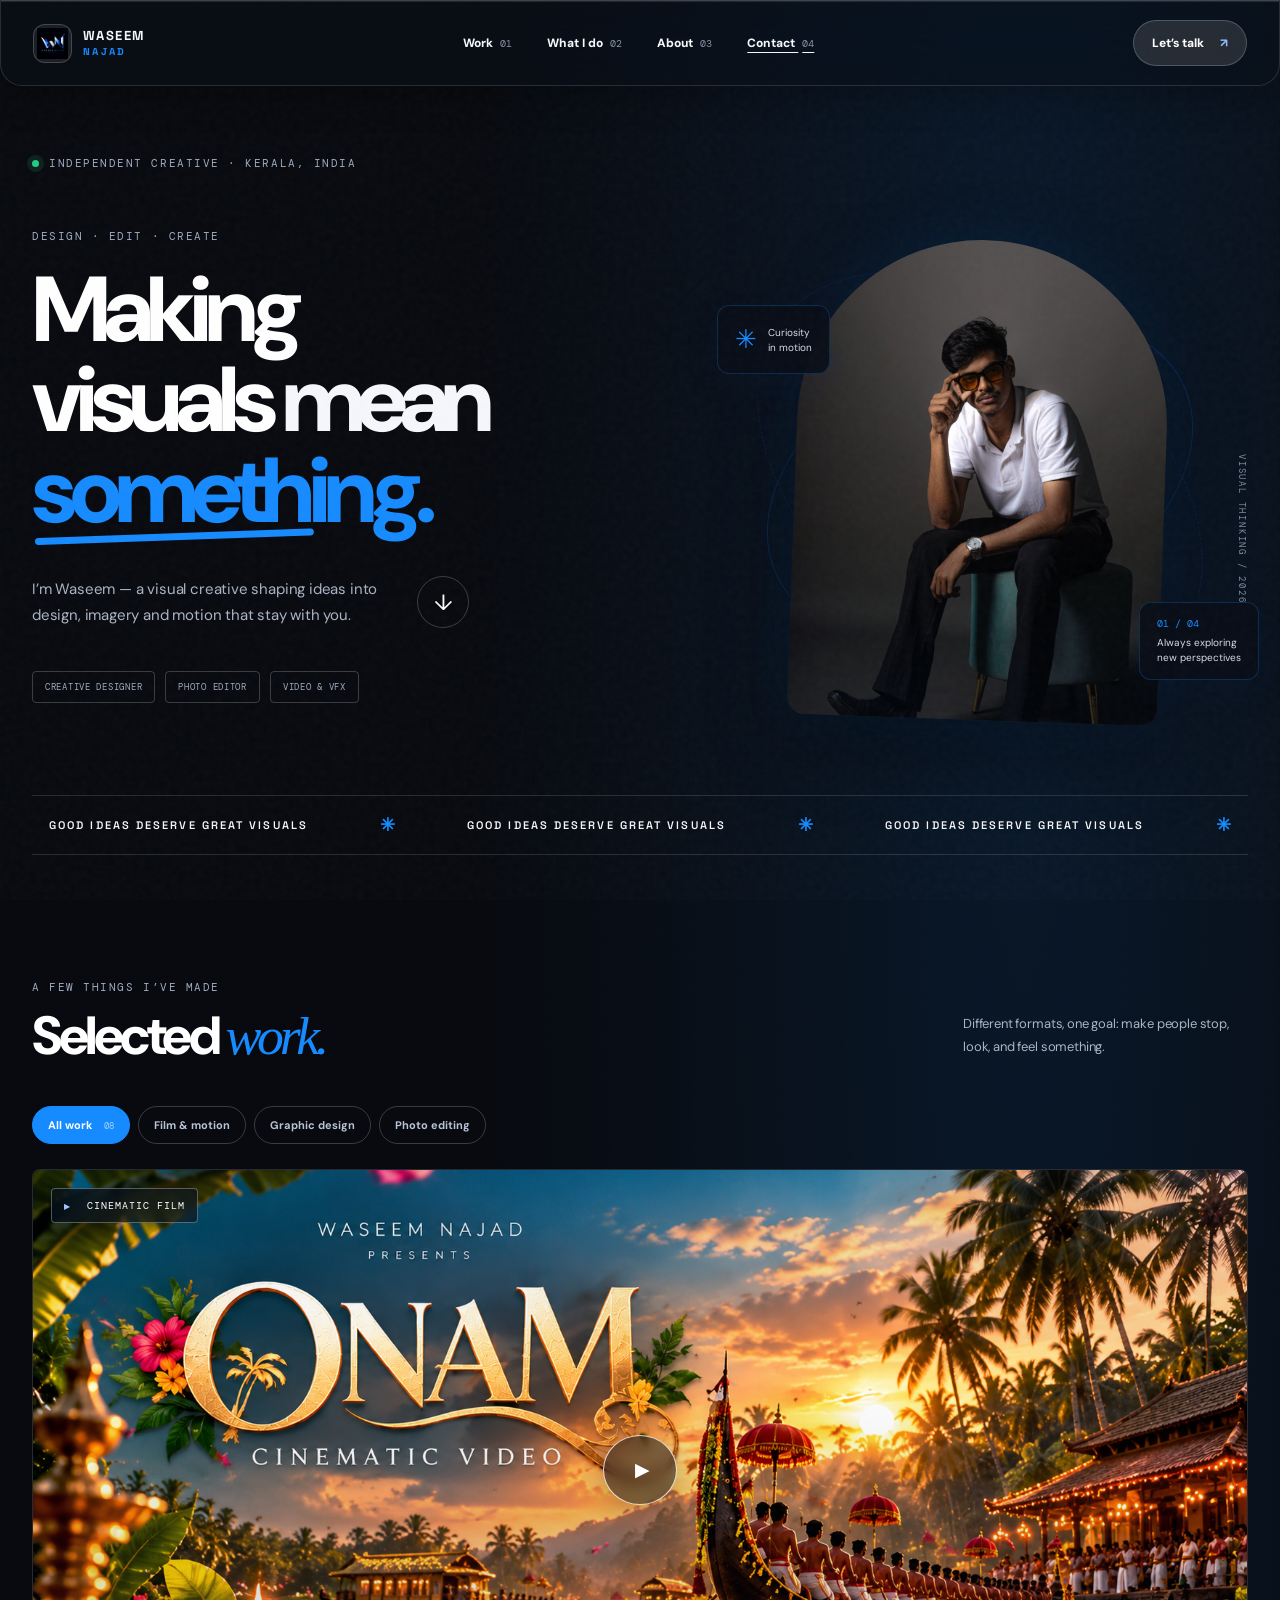
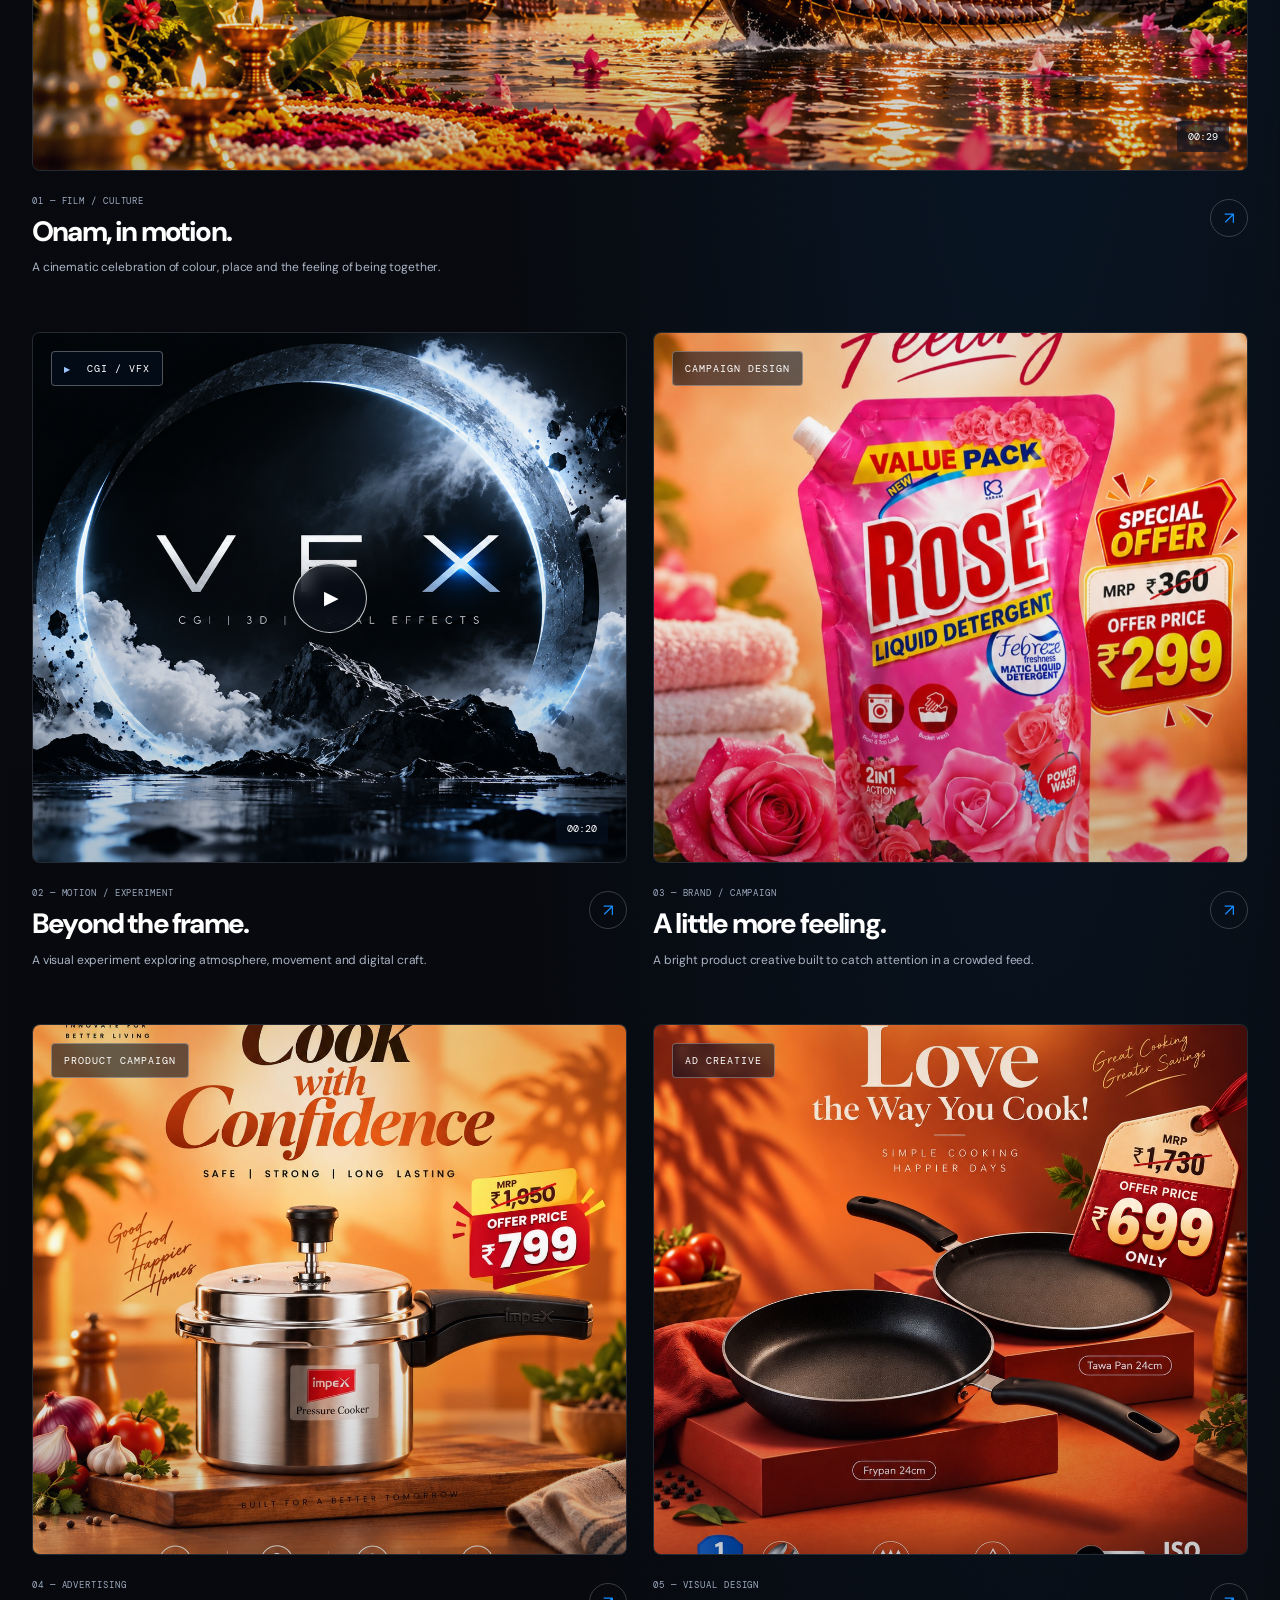
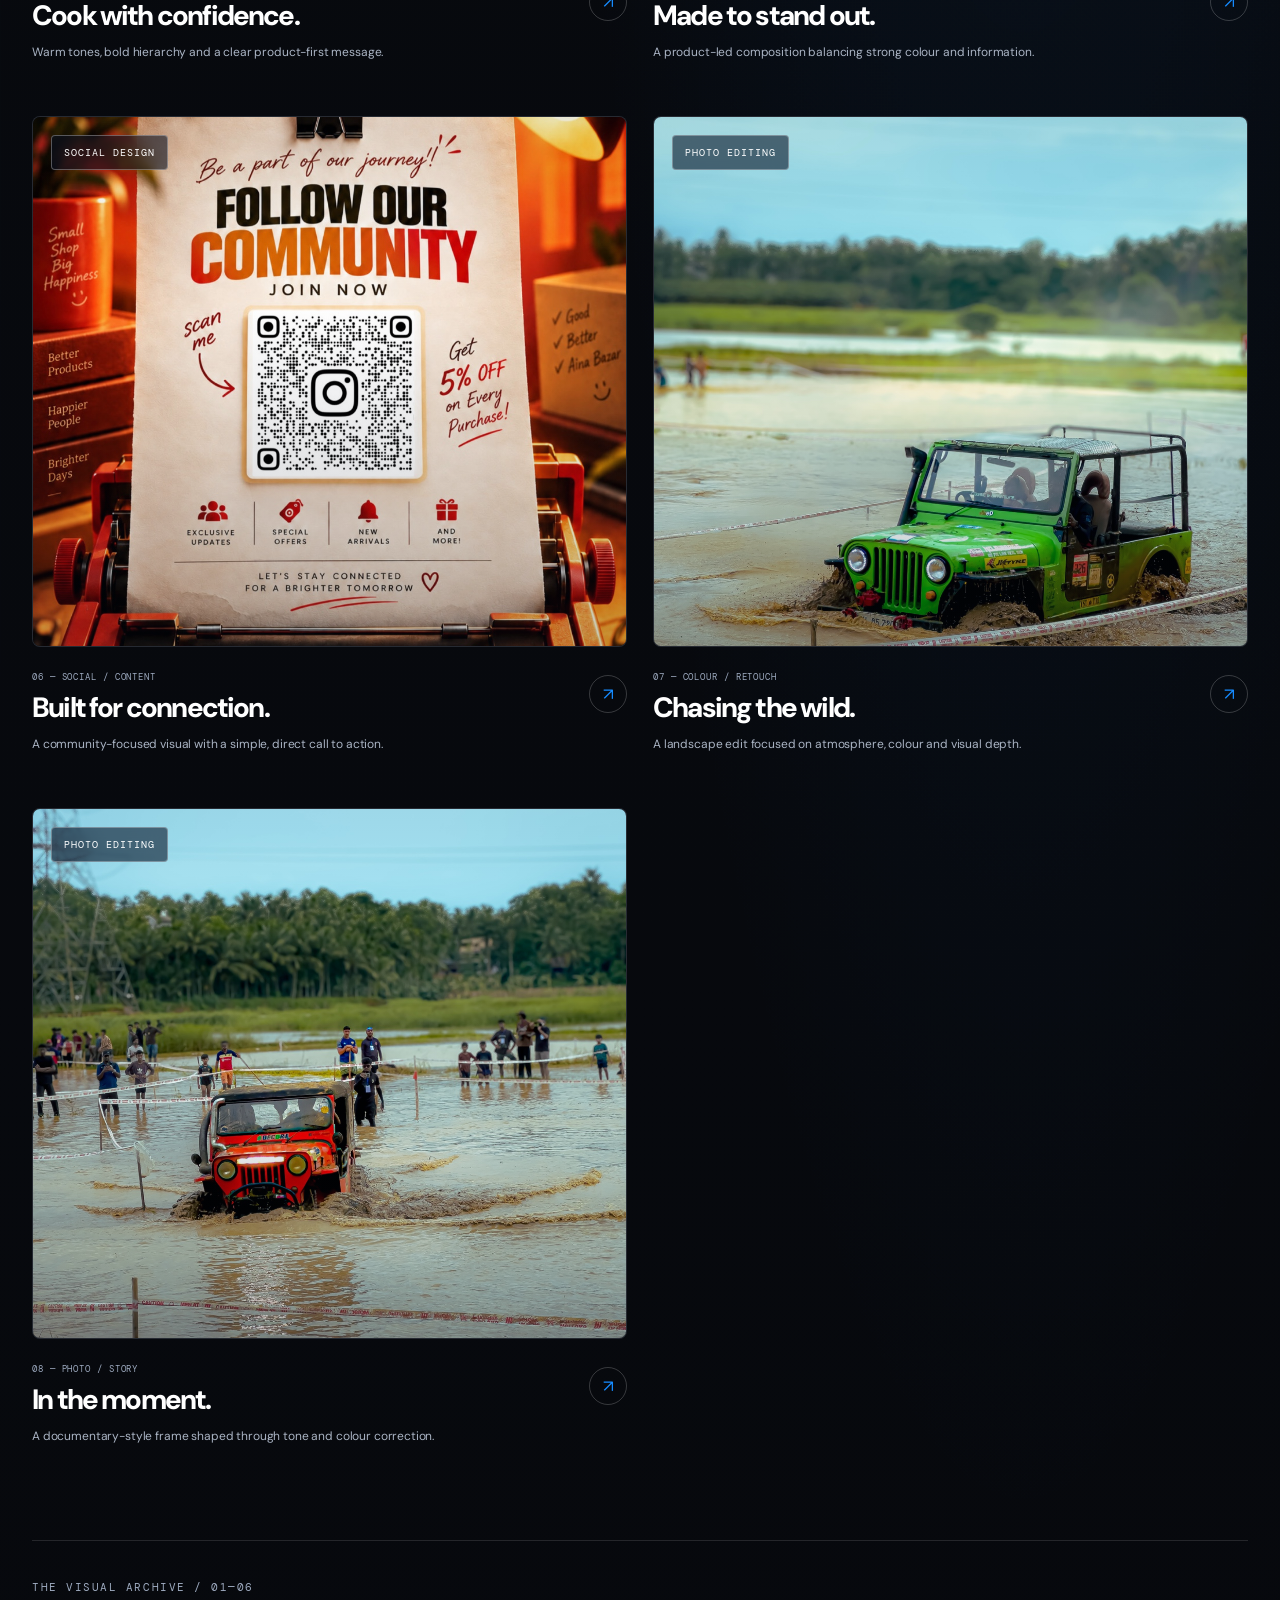
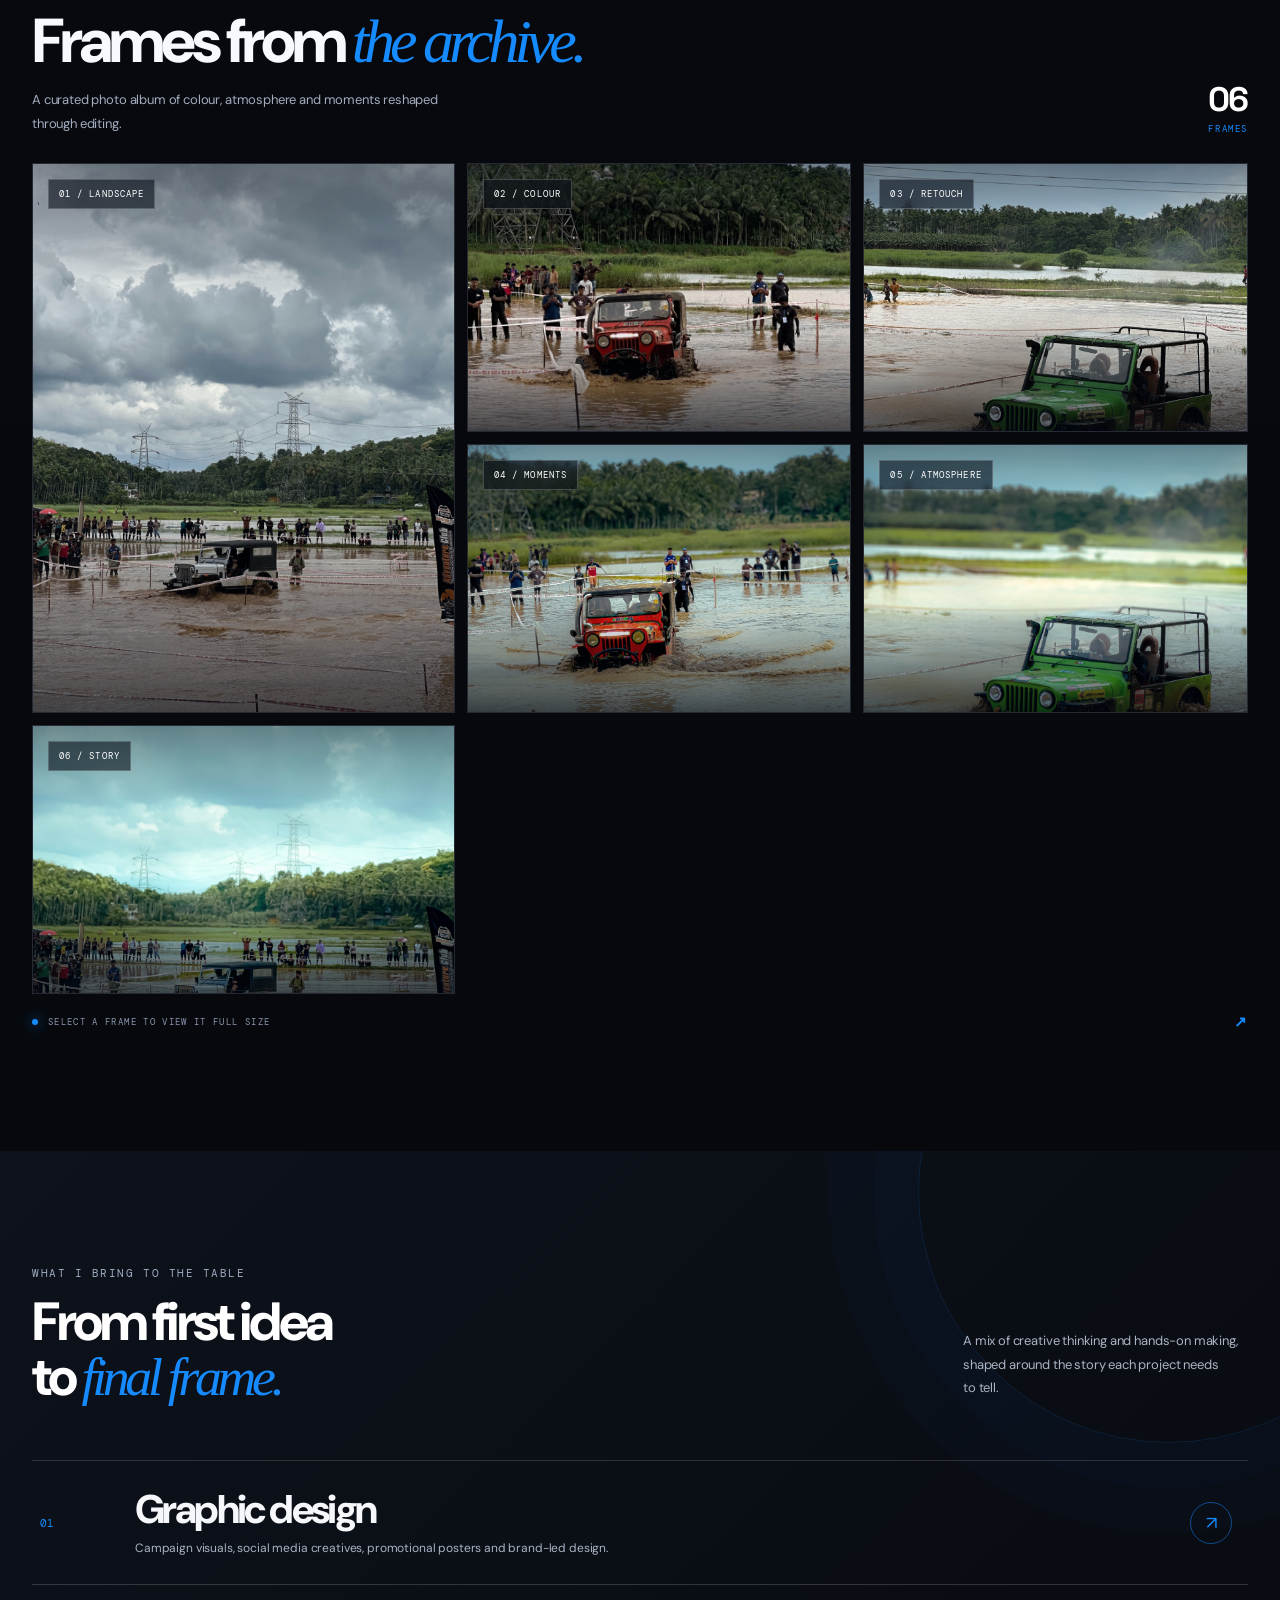
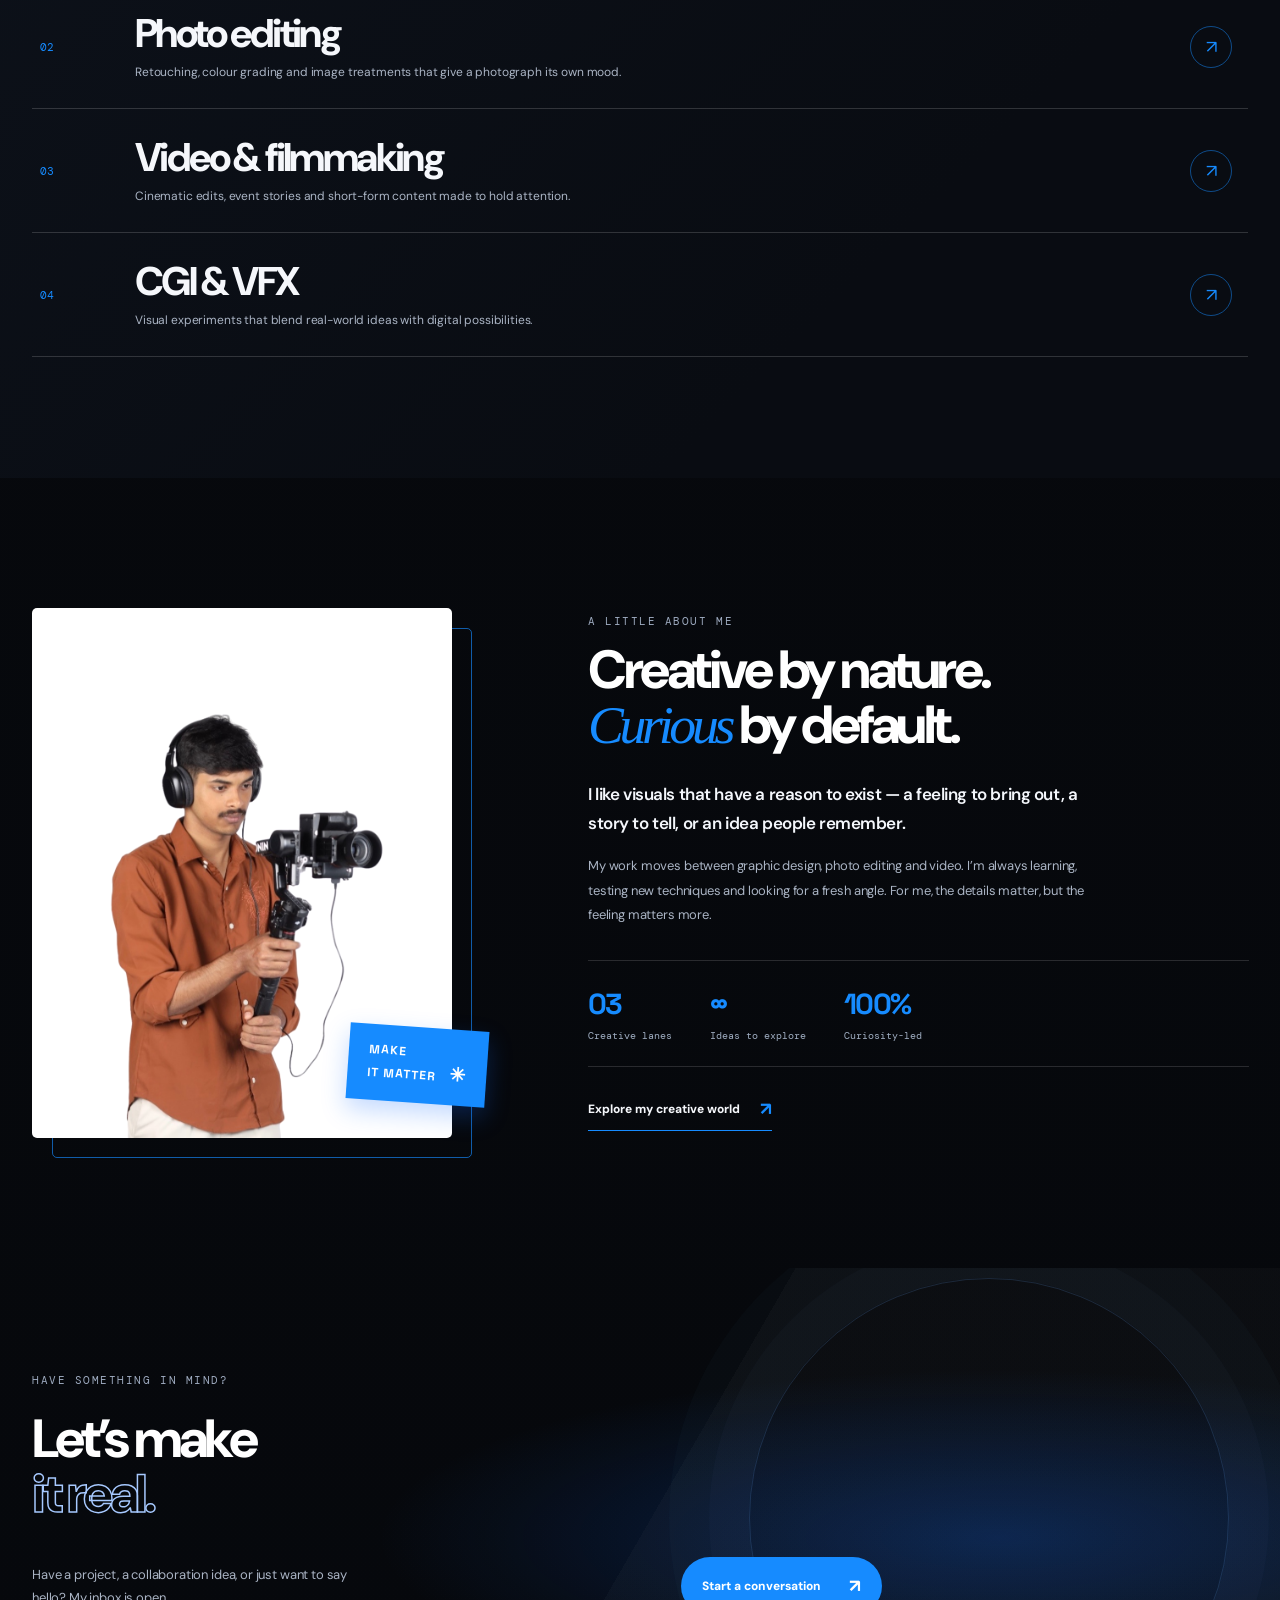
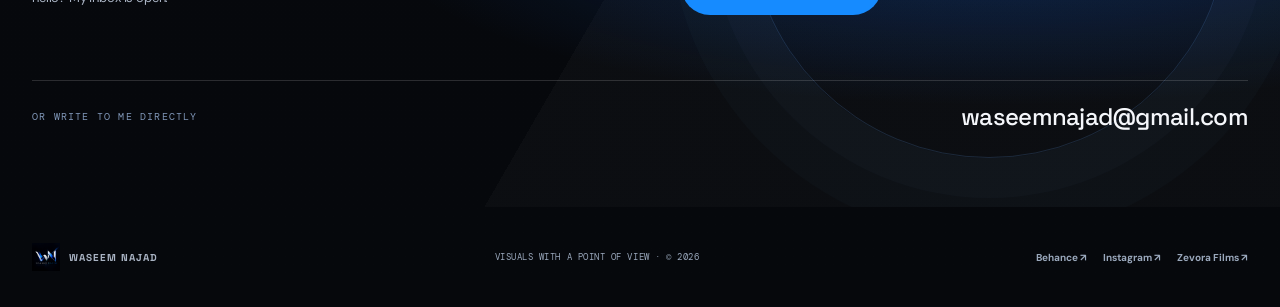
<file: index .html>
<!doctype html>
<html lang="en">
<head>
  <meta charset="utf-8">
  <meta name="viewport" content="width=device-width, initial-scale=1">
  <title>Waseem Najad — Creative Designer, Photo Editor & Filmmaker</title>
  <meta name="description" content="Explore Waseem Najad’s creative portfolio: graphic design, photo editing, cinematic video editing, videography, CGI and visual storytelling. View selected projects and get in touch for collaborations.">
  <meta name="keywords" content="Waseem Najad, Waseem Najad portfolio, graphic designer Kerala, photo editor, video editor, videographer, cinematic video editing, photo manipulation, CGI VFX, visual storytelling, creative portfolio">
  <meta name="author" content="Waseem Najad">
  <meta name="robots" content="index, follow, max-image-preview:large">
  <meta name="theme-color" content="#050505">
  <link rel="canonical" href="https://waseemnajad.in/">
  <meta property="og:type" content="website">
  <meta property="og:title" content="Waseem Najad — Visuals with a point of view">
  <meta property="og:description" content="Graphic design, photo editing, cinematic video and visual experiments by Waseem Najad.">
  <meta property="og:url" content="https://waseemnajad.in/">
  <meta property="og:image" content="https://waseemnajad.in/assets/profile.jpeg">
  <meta name="twitter:card" content="summary_large_image">
  <meta name="twitter:title" content="Waseem Najad — Creative Portfolio">
  <meta name="twitter:description" content="Graphic design, photo editing, cinematic video, filmmaking and visual storytelling by Waseem Najad.">
  <meta name="twitter:image" content="https://waseemnajad.in/assets/profile.jpeg">
  <meta name="color-scheme" content="dark">
  <link rel="icon" type="image/png" href="assets/logo.png">
  <link rel="preconnect" href="https://fonts.googleapis.com">
  <link rel="preconnect" href="https://fonts.gstatic.com" crossorigin>
  <link href="https://fonts.googleapis.com/css2?family=DM+Mono:wght@400;500&family=Manrope:wght@400;500;600;700;800&family=Space+Grotesk:wght@400;500;600;700&display=swap" rel="stylesheet">
  <script type="application/ld+json">
  {
    "@context":"https://schema.org",
    "@type":"Person",
    "name":"Waseem Najad",
    "url":"https://waseemnajad.in/",
    "image":"https://waseemnajad.in/assets/profile.jpeg",
    "jobTitle":"Creative Designer, Photo Editor and Videographer",
    "email":"mailto:waseemnajad@gmail.com",
    "sameAs":["https://www.behance.net/itsnwwaseem","https://www.instagram.com/naju.wazim/","https://www.instagram.com/zevora.films/"]
  }
  </script>

<style>
/* Waseem Najad — electric blue / white portfolio */
:root{--blue:#ffffff;--blue2:#4c9dff;--ink:#09111f;--muted:#667187;--paper:#f5f8ff;--white:#fff;--line:rgba(9,17,31,.13);--mono:"DM Mono",monospace;--display:"Space Grotesk",sans-serif;--body:"Manrope",sans-serif;--ease:cubic-bezier(.2,.75,.25,1)}
*{box-sizing:border-box}html{scroll-behavior:smooth;scroll-padding-top:92px}body{margin:0;background:var(--paper);color:var(--ink);font-family:var(--body);-webkit-font-smoothing:antialiased;overflow-x:hidden}body.menu-open,body.lightbox-open{overflow:hidden}a{color:inherit;text-decoration:none}button{font:inherit}img,video{display:block;max-width:100%}button:focus-visible,a:focus-visible{outline:3px solid var(--blue);outline-offset:4px}::selection{background:var(--blue);color:#fff}.scroll-progress{position:fixed;top:0;left:0;height:3px;width:0;background:var(--blue);z-index:1000}.section-wrap{width:min(1240px,calc(100% - 64px));margin-inline:auto}.site-header{height:86px;padding:0 max(32px,calc((100vw - 1240px)/2));display:flex;align-items:center;justify-content:space-between;gap:32px;position:sticky;top:0;z-index:100;background:rgba(245,248,255,.86);backdrop-filter:blur(18px);border-bottom:1px solid rgba(9,17,31,.07)}.brand{display:flex;align-items:center;gap:11px;flex-shrink:0}.brand-mark{width:39px;height:39px;display:grid;place-items:center;background:#fff;border:1px solid var(--line);border-radius:12px;overflow:hidden}.brand-mark img{width:31px;height:31px;object-fit:contain}.brand-name{font:700 13px var(--display);letter-spacing:.11em;line-height:1.3}.brand-name span{display:block;color:var(--blue);font-size:10px;letter-spacing:.23em}.main-nav{display:flex;align-items:center;gap:35px}.main-nav a{font-size:12px;font-weight:800;position:relative;transition:color .25s}.main-nav a:hover{color:var(--blue)}.main-nav i{font:10px var(--mono);color:#8a94a5;margin-left:4px}.header-cta{font-size:12px;font-weight:800;background:var(--ink);color:white;padding:14px 18px;border-radius:100px;transition:transform .25s,background .25s}.header-cta span{margin-left:13px;color:#8dbbff}.header-cta:hover{background:var(--blue);transform:translateY(-2px)}.menu-toggle{display:none;border:0;background:transparent;width:42px;height:42px;padding:10px;cursor:pointer}.menu-toggle span{display:block;height:2px;background:var(--ink);margin:6px 0;transition:transform .25s}.hero{padding-top:70px}.hero-kicker,.eyebrow{font:11px var(--mono);letter-spacing:.14em;color:#62718a}.hero-kicker{display:flex;align-items:center;gap:10px;margin-bottom:30px}.status-dot{width:7px;height:7px;background:#28c987;border-radius:50%;box-shadow:0 0 0 5px rgba(40,201,135,.12)}.hero-layout{display:grid;grid-template-columns:1.08fr .92fr;align-items:center;gap:50px;min-height:560px}.hero-copy{padding:0 0 28px}.hero-copy .eyebrow{margin-bottom:22px}.hero-title{font:700 clamp(64px,8.4vw,118px)/.91 var(--display);letter-spacing:-.085em;margin:0;max-width:760px}.outline-word{-webkit-text-stroke:1.7px var(--ink);color:transparent;letter-spacing:-.09em}.blue-word{color:var(--blue);position:relative;display:inline-block}.blue-word:after{content:"";position:absolute;left:3px;bottom:-9px;width:70%;height:7px;background:var(--blue);border-radius:10px;transform:rotate(-2deg);transform-origin:left;animation:underline-in 1.2s .4s both var(--ease)}.hero-bottom{display:flex;align-items:center;gap:30px;margin-top:40px;max-width:460px}.hero-description{font-size:15px;line-height:1.8;color:#5d687b;max-width:355px;margin:0}.round-link{width:52px;height:52px;border:1px solid #b8c5d8;border-radius:50%;display:grid;place-items:center;flex-shrink:0;font-size:22px;transition:background .3s,color .3s,transform .3s}.round-link:hover{background:var(--blue);color:#fff;border-color:var(--blue);transform:translateY(4px)}.hero-meta{display:flex;flex-wrap:wrap;gap:10px;margin-top:43px}.hero-meta span{font:9px var(--mono);letter-spacing:.08em;padding:9px 12px;border:1px solid var(--line);border-radius:4px;color:#5c6880}.hero-visual{position:relative;min-height:520px;display:grid;place-items:center}.hero-image-frame{width:min(74%,370px);height:480px;position:relative;z-index:2;border-radius:190px 190px 18px 18px;overflow:hidden;background:#d8e7fb;transform:rotate(2deg);box-shadow:0 25px 70px rgba(22,74,145,.16)}.hero-image-frame:after{content:"";position:absolute;inset:0;background:linear-gradient(180deg,transparent 55%,rgba(4,18,39,.22));pointer-events:none}.hero-image-frame img{width:100%;height:100%;object-fit:cover;object-position:center 25%;transition:transform 1.2s var(--ease)}.hero-image-frame:hover img{transform:scale(1.05)}.orbit{position:absolute;border:1px solid rgba(18,109,255,.22);border-radius:50%;aspect-ratio:1}.orbit-one{width:450px;transform:rotate(-25deg) scaleY(.65)}.orbit-two{width:510px;transform:rotate(40deg) scaleY(.65);border-style:dashed;animation:spin 35s linear infinite}.floating-note{position:absolute;z-index:3;background:#fff;border:1px solid rgba(9,17,31,.08);box-shadow:0 12px 35px rgba(18,43,82,.1);border-radius:12px;padding:14px 17px;font-size:10px;line-height:1.5;color:#687489;display:flex;align-items:center;gap:11px}.note-top{top:85px;left:1%}.note-star{font-size:26px;color:var(--blue);animation:spin 12s linear infinite}.note-bottom{bottom:60px;right:-2%;display:block}.note-bottom span{display:block}.note-number{font:10px var(--mono);color:var(--blue);margin-bottom:5px}.hero-vertical{position:absolute;right:0;top:45%;writing-mode:vertical-rl;font:9px var(--mono);letter-spacing:.2em;color:#7d8aa0}.hero-ticker{overflow:hidden;margin-top:35px;border-block:1px solid var(--line);padding:17px 0}.ticker-track{display:flex;align-items:center;justify-content:space-around;gap:38px;min-width:max-content;animation:ticker 27s linear infinite}.ticker-track span{font:600 11px var(--display);letter-spacing:.19em}.ticker-track b{font-size:18px;color:var(--blue)}.work-section{padding-top:125px;padding-bottom:120px}.section-heading{display:flex;justify-content:space-between;align-items:end;gap:40px;margin-bottom:42px}.eyebrow{margin:0 0 15px}.section-heading h2,.about-copy h2{font:700 clamp(44px,6vw,76px)/.98 var(--display);letter-spacing:-.075em;margin:0}.serif-word{font-family:Georgia,serif;font-style:italic;font-weight:400;letter-spacing:-.08em;color:var(--blue)}.section-intro{font-size:13px;line-height:1.8;color:var(--muted);max-width:285px;margin:0 0 5px}.filter-row{display:flex;flex-wrap:wrap;gap:8px;margin-bottom:25px}.filter-btn{border:1px solid #d9e1ed;background:transparent;padding:11px 15px;border-radius:100px;color:#657187;font-size:11px;font-weight:700;cursor:pointer;transition:all .25s}.filter-btn span{font:9px var(--mono);margin-left:9px;opacity:.6}.filter-btn:hover,.filter-btn.active{background:var(--ink);border-color:var(--ink);color:white}.project-grid{display:grid;grid-template-columns:repeat(2,minmax(0,1fr));gap:54px 26px}.project-card{min-width:0;transition:opacity .25s,transform .25s}.project-card.is-hidden{display:none}.project-featured{grid-column:span 2}.project-media{display:block;position:relative;width:100%;padding:0;aspect-ratio:1.12/1;overflow:hidden;border:0;border-radius:8px;background:#dce8f9;text-align:left;cursor:pointer}.project-featured .project-media{aspect-ratio:2.02/1}.project-media img,.project-media video{width:100%;height:100%;object-fit:cover;transition:transform .8s var(--ease),filter .5s}.project-media:hover img,.project-media:hover video{transform:scale(1.045)}.project-media:after{content:"";position:absolute;inset:0;background:linear-gradient(180deg,rgba(5,14,29,.08),transparent 35%,rgba(5,14,29,.22));pointer-events:none}.video-media video{object-position:center 42%;background:#111}.project-featured .video-media video{object-position:center 40%}.media-label,.media-count,.image-zoom{position:absolute;z-index:2;color:#fff}.media-label{left:18px;top:18px;font:10px var(--mono);letter-spacing:.1em;background:rgba(6,17,35,.58);border:1px solid rgba(255,255,255,.3);backdrop-filter:blur(10px);padding:10px 12px;border-radius:4px}.play-icon{font-size:8px;margin-right:9px;color:#9dc5ff}.media-count{right:18px;bottom:18px;font:10px var(--mono);background:rgba(6,17,35,.6);padding:9px 11px;border-radius:4px}.image-zoom{right:17px;top:17px;width:38px;height:38px;display:grid;place-items:center;border-radius:50%;background:var(--blue);font-size:19px;opacity:0;transform:translateY(5px);transition:opacity .3s,transform .3s}.image-media:hover .image-zoom{opacity:1;transform:none}.project-info{display:flex;justify-content:space-between;gap:15px;align-items:center;margin-top:17px}.project-type{font:9px var(--mono);letter-spacing:.1em;color:#7b879a}.project-info h3{font:600 clamp(20px,2.2vw,28px)/1.2 var(--display);letter-spacing:-.05em;margin:7px 0 0}.project-arrow{width:38px;height:38px;display:grid;place-items:center;border:1px solid #d8e1ef;border-radius:50%;font-size:17px;color:var(--blue);transition:background .3s,color .3s,transform .3s;flex-shrink:0}.project-card:hover .project-arrow{background:var(--blue);color:white;transform:rotate(45deg)}.project-desc{font-size:12px;line-height:1.7;color:var(--muted);margin:10px 0 0;max-width:460px}.more-photos{margin-top:90px;padding-top:30px;border-top:1px solid var(--line);display:grid;grid-template-columns:.7fr 1.3fr;gap:35px;align-items:center}.more-photos p{font:600 22px var(--display);letter-spacing:-.04em;margin:6px 0}.mini-gallery{display:grid;grid-template-columns:repeat(4,1fr);gap:10px}.mini-gallery button{padding:0;border:0;background:#dce8f9;aspect-ratio:.8;overflow:hidden;border-radius:5px;cursor:pointer}.mini-gallery img{width:100%;height:100%;object-fit:cover;transition:transform .6s var(--ease)}.mini-gallery button:hover img{transform:scale(1.08)}.services-section{background:#eaf1fc;padding:115px 0 120px;position:relative;overflow:hidden}.services-section:before{content:"";position:absolute;right:-140px;top:-210px;width:500px;height:500px;border-radius:50%;border:1px solid rgba(18,109,255,.14);box-shadow:0 0 0 45px rgba(18,109,255,.025),0 0 0 90px rgba(18,109,255,.02);pointer-events:none}.services-inner{position:relative}.services-section .section-heading{margin-bottom:55px}.service-list{border-top:1px solid rgba(9,17,31,.17)}.service-row{display:grid;grid-template-columns:70px 1fr 50px;align-items:center;gap:25px;padding:26px 8px;border-bottom:1px solid rgba(9,17,31,.17);transition:padding .3s var(--ease)}.service-row:hover{padding-inline:18px}.service-no{font:11px var(--mono);color:var(--blue)}.service-row h3{font:600 clamp(24px,3.3vw,40px) var(--display);letter-spacing:-.055em;margin:0 0 6px}.service-row p{font-size:12px;line-height:1.7;color:#68768d;margin:0;max-width:540px}.service-symbol{width:42px;height:42px;border:1px solid #bac9df;border-radius:50%;display:grid;place-items:center;color:var(--blue);font-size:18px;transition:all .3s}.service-row:hover .service-symbol{background:var(--blue);color:#fff;transform:rotate(45deg)}.about-section{display:grid;grid-template-columns:.8fr 1.2fr;gap:clamp(50px,9vw,130px);align-items:center;padding-top:130px;padding-bottom:130px}.about-photo{position:relative;max-width:420px}.about-photo:before{content:"";position:absolute;inset:20px -20px -20px 20px;border:1px solid rgba(18,109,255,.3);border-radius:5px}.about-photo img{width:100%;height:530px;object-fit:cover;object-position:center 25%;position:relative;border-radius:5px;filter:saturate(.88)}.photo-stamp{position:absolute;right:-35px;bottom:35px;background:var(--blue);color:white;padding:18px 20px;font:700 12px/1.3 var(--display);letter-spacing:.08em;transform:rotate(4deg);box-shadow:0 10px 25px rgba(18,109,255,.25)}.photo-stamp b{font-size:19px;margin-left:9px}.about-copy h2{font-size:clamp(40px,5.2vw,67px);margin-bottom:27px}.about-lead{font-size:17px;line-height:1.7;font-weight:600;letter-spacing:-.025em;max-width:510px;margin:0 0 16px}.about-body{font-size:13px;line-height:1.9;color:var(--muted);max-width:520px;margin:0}.about-stats{display:flex;gap:38px;margin:32px 0 30px;padding:24px 0;border-block:1px solid var(--line)}.about-stats div{display:flex;flex-direction:column;gap:7px}.about-stats strong{font:700 29px var(--display);letter-spacing:-.06em;color:var(--blue)}.about-stats span{font:10px var(--mono);color:#758198}.text-link{font-size:12px;font-weight:800;display:inline-flex;align-items:center;gap:20px;border-bottom:1px solid var(--blue);padding-bottom:9px}.text-link span{color:var(--blue);font-size:18px;transition:transform .25s}.text-link:hover span{transform:translate(3px,-3px)}.contact-section{background:#07152b;color:white;position:relative;overflow:hidden;padding:105px 0 75px}.contact-section:before{content:"";position:absolute;inset:0;background:radial-gradient(ellipse at 78% 50%,rgba(18,109,255,.26),transparent 44%),linear-gradient(120deg,transparent 50%,rgba(255,255,255,.025) 50%);pointer-events:none}.contact-orb{position:absolute;width:480px;height:480px;border:1px solid rgba(110,172,255,.17);border-radius:50%;right:4%;top:2%;box-shadow:0 0 0 40px rgba(110,172,255,.025),0 0 0 80px rgba(110,172,255,.02);animation:float 9s ease-in-out infinite}.contact-inner{position:relative}.contact-section .eyebrow{color:#9db9e7}.contact-section h2{font:700 clamp(68px,10vw,136px)/.85 var(--display);letter-spacing:-.09em;margin:25px 0 36px}.contact-outline{color:transparent;-webkit-text-stroke:1.5px #a7c9ff}.contact-bottom{display:flex;align-items:center;justify-content:space-between;gap:30px;max-width:850px}.contact-bottom p{font-size:13px;line-height:1.8;color:#a6b6ce;max-width:330px;margin:0}.contact-button{background:var(--blue);color:white;border-radius:100px;padding:17px 21px;font-size:12px;font-weight:800;display:inline-flex;align-items:center;gap:28px;transition:transform .3s,background .3s}.contact-button span{font-size:18px}.contact-button:hover{transform:translateY(-3px);background:#398cff}.contact-email{margin-top:65px;border-top:1px solid rgba(255,255,255,.15);padding-top:20px;display:flex;justify-content:space-between;align-items:center;gap:20px}.contact-email span{font:10px var(--mono);letter-spacing:.12em;color:#7f96b7}.contact-email a{font:500 clamp(15px,2.5vw,24px) var(--display);letter-spacing:-.03em;transition:color .25s}.contact-email a:hover{color:#80b4ff}.site-footer{min-height:100px;display:flex;align-items:center;justify-content:space-between;gap:25px;padding-block:25px}.footer-brand{display:flex;align-items:center;gap:9px;font:700 10px var(--display);letter-spacing:.1em;white-space:nowrap}.footer-brand img{object-fit:contain;filter:invert(0)}.site-footer>span{font:9px var(--mono);letter-spacing:.06em;color:#7c879a;text-align:center}.social-links{display:flex;gap:16px}.social-links a{font-size:10px;font-weight:700;color:#5e6b80;transition:color .2s}.social-links a:hover{color:var(--blue)}.cursor-dot{position:fixed;z-index:1001;pointer-events:none;width:8px;height:8px;border-radius:50%;background:var(--blue);transform:translate(-50%,-50%);opacity:0;transition:opacity .2s;mix-blend-mode:multiply}.lightbox{position:fixed;inset:0;z-index:2000;background:rgba(4,10,22,.94);backdrop-filter:blur(15px);display:flex;align-items:center;justify-content:center;padding:60px 8vw 75px;opacity:0;visibility:hidden;transition:opacity .25s,visibility .25s}.lightbox.open{opacity:1;visibility:visible}.lightbox-content{width:min(100%,950px);height:min(78vh,760px);display:flex;align-items:center;justify-content:center}.lightbox-content img,.lightbox-content video{max-width:100%;max-height:100%;object-fit:contain;border-radius:4px;box-shadow:0 25px 80px rgba(0,0,0,.4)}.lightbox-content video{height:100%;background:#000}.lightbox-close,.lightbox-prev,.lightbox-next{position:absolute;border:1px solid rgba(22,139,255,.65);background:rgba(255,255,255,.08);color:white;width:44px;height:44px;border-radius:50%;font-size:22px;display:grid;place-items:center;cursor:pointer;transition:background .2s}.lightbox-close:hover,.lightbox-prev:hover,.lightbox-next:hover{background:var(--blue)}.lightbox-close{right:28px;top:24px;font-size:28px}.lightbox-prev{left:24px;top:50%}.lightbox-next{right:24px;top:50%}.lightbox-caption{position:absolute;bottom:22px;left:0;right:0;text-align:center;font:10px var(--mono);letter-spacing:.1em;color:#b8c9e2}.reveal{opacity:0;transform:translateY(22px);transition:opacity .75s var(--ease),transform .75s var(--ease)}.reveal.is-visible{opacity:1;transform:translateY(0)}.project-card:nth-child(2n) .reveal{transition-delay:.08s}
@keyframes spin{to{transform:rotate(360deg)}}@keyframes ticker{to{transform:translateX(-25%)}}@keyframes float{0%,100%{transform:translateY(0)}50%{transform:translateY(-18px)}}@keyframes underline-in{from{transform:scaleX(0) rotate(-2deg)}to{transform:scaleX(1) rotate(-2deg)}}
@media(min-width:1500px){.hero-title{font-size:126px}}@media(max-width:900px){.section-wrap{width:calc(100% - 44px)}.site-header{padding-inline:22px;height:76px}.main-nav{gap:20px}.main-nav a{font-size:11px}.header-cta{padding:12px 15px}.hero{padding-top:52px}.hero-layout{grid-template-columns:1fr .8fr;gap:18px;min-height:490px}.hero-title{font-size:clamp(58px,8vw,86px)}.hero-visual{min-height:450px}.hero-image-frame{height:410px;width:78%}.orbit-one{width:350px}.orbit-two{width:390px}.floating-note{padding:11px 12px}.note-top{left:-1%;top:50px}.note-bottom{right:-1%;bottom:45px}.hero-vertical{right:-4px}.about-section{gap:65px}.about-photo img{height:450px}.about-stats{gap:22px}.site-footer{flex-wrap:wrap}.site-footer>span{order:3;width:100%}}@media(max-width:680px){html{scroll-padding-top:75px}.section-wrap{width:calc(100% - 36px)}.site-header{height:70px;padding-inline:18px;gap:12px}.brand-mark{width:35px;height:35px}.brand-name{font-size:11px}.brand-name span{font-size:9px}.header-cta{margin-left:auto;padding:11px 13px;font-size:10px}.header-cta span{margin-left:7px}.menu-toggle{display:block}.main-nav{position:fixed;inset:70px 0 auto 0;background:var(--paper);border-bottom:1px solid var(--line);padding:25px 24px 30px;display:flex;flex-direction:column;align-items:stretch;gap:0;transform:translateY(-10px);opacity:0;visibility:hidden;transition:opacity .25s,transform .25s,visibility .25s}.main-nav.open{opacity:1;visibility:visible;transform:none}.main-nav a{font:600 25px var(--display);padding:15px 0;border-bottom:1px solid var(--line)}.main-nav i{font:10px var(--mono);vertical-align:top}.menu-toggle[aria-expanded="true"] span:first-child{transform:translateY(4px) rotate(45deg)}.menu-toggle[aria-expanded="true"] span:last-child{transform:translateY(-4px) rotate(-45deg)}.hero{padding-top:40px}.hero-kicker{font-size:9px;margin-bottom:22px}.hero-layout{display:flex;flex-direction:column;align-items:stretch;gap:8px}.hero-copy{padding-bottom:0}.hero-title{font-size:clamp(59px,15vw,91px);line-height:.9}.hero-bottom{margin-top:28px;gap:18px}.hero-description{font-size:13px;max-width:300px}.round-link{width:45px;height:45px}.hero-meta{margin-top:25px;gap:6px}.hero-meta span{font-size:8px;padding:8px}.hero-visual{min-height:410px;margin-top:15px}.hero-image-frame{height:370px;width:70%;max-width:300px}.orbit-one{width:340px}.orbit-two{width:380px}.note-top{left:2%;top:50px}.note-bottom{right:0;bottom:30px}.hero-vertical{right:3px}.hero-ticker{margin-top:15px}.ticker-track{gap:25px}.ticker-track span{font-size:9px}.work-section{padding-top:82px;padding-bottom:80px}.section-heading{display:block;margin-bottom:28px}.section-heading h2,.about-copy h2{font-size:clamp(44px,12vw,65px)}.section-intro{margin-top:18px;max-width:350px}.filter-row{gap:6px;margin-bottom:19px}.filter-btn{padding:9px 11px;font-size:10px}.filter-btn span{margin-left:5px}.project-grid{grid-template-columns:1fr;gap:36px}.project-featured{grid-column:auto}.project-featured .project-media{aspect-ratio:.95/1}.project-media{aspect-ratio:1.05/1}.project-info h3{font-size:23px}.project-desc{font-size:12px}.image-zoom{opacity:1;transform:none;width:32px;height:32px}.more-photos{grid-template-columns:1fr;gap:18px;margin-top:55px}.mini-gallery{gap:7px}.mini-gallery button{aspect-ratio:.72}.services-section{padding:80px 0}.services-section .section-heading{margin-bottom:35px}.service-row{grid-template-columns:32px 1fr 35px;gap:12px;padding:22px 0}.service-row h3{font-size:24px}.service-row p{font-size:11px}.service-symbol{width:32px;height:32px;font-size:15px}.about-section{grid-template-columns:1fr;gap:55px;padding-top:85px;padding-bottom:85px}.about-photo{max-width:370px;width:88%;margin-inline:auto}.about-photo img{height:430px}.photo-stamp{right:-22px;bottom:28px}.about-copy h2{margin-bottom:22px}.about-lead{font-size:15px}.about-body{font-size:12px}.about-stats{gap:0;justify-content:space-between}.about-stats strong{font-size:26px}.about-stats span{font-size:9px}.contact-section{padding:78px 0 45px}.contact-section h2{font-size:clamp(68px,17vw,105px);margin:24px 0 30px}.contact-orb{width:300px;height:300px;right:-120px;top:15%}.contact-bottom{display:block}.contact-bottom p{margin-bottom:22px;max-width:300px}.contact-button{padding:15px 17px}.contact-email{margin-top:48px;align-items:flex-start;flex-direction:column;gap:10px}.site-footer{padding-block:24px;gap:18px}.footer-brand{font-size:9px}.site-footer>span{font-size:8px;text-align:left;order:3}.social-links{gap:11px;margin-left:auto}.social-links a{font-size:9px}.cursor-dot{display:none}.lightbox{padding:55px 14px 75px}.lightbox-content{height:75vh}.lightbox-close{right:14px;top:13px}.lightbox-prev{left:9px;top:auto;bottom:15px}.lightbox-next{right:9px;top:auto;bottom:15px}.lightbox-caption{bottom:30px;padding:0 70px;font-size:8px}}@media(prefers-reduced-motion:reduce){*,*:before,*:after{scroll-behavior:auto!important;animation-duration:.01ms!important;animation-iteration-count:1!important;transition-duration:.01ms!important}.reveal{opacity:1;transform:none}}


/* MONO STUDIO — high-contrast editorial system */
:root {
  --accent: #168bff;
  --accent-2: #8fc8ff;
  --ink: #050505;
  --surface: #0b0b0b;
  --surface-2: #141414;
  --line: rgba(22,139,255,.20);
}
html { scroll-behavior: smooth; background: #050505; }
body { background: #050505; color: #f6f6f6; }
::selection { background: #168bff; color: #fff; }
a, button { -webkit-tap-highlight-color: transparent; }
a:focus-visible, button:focus-visible { outline: 2px solid #fff; outline-offset: 4px; }
body::before {
  content: "";
  position: fixed;
  inset: 0;
  pointer-events: none;
  z-index: 90;
  opacity: .035;
  background-image: url("data:image/svg+xml,%3Csvg viewBox='0 0 180 180' xmlns='http://www.w3.org/2000/svg'%3E%3Cfilter id='n'%3E%3CfeTurbulence type='fractalNoise' baseFrequency='.8' numOctaves='3' stitchTiles='stitch'/%3E%3C/filter%3E%3Crect width='100%25' height='100%25' filter='url(%23n)' opacity='.6'/%3E%3C/svg%3E");
}
.hero-title, h1, h2, h3 { text-wrap: balance; }
.hero-title .outline, .outline-text, .text-outline {
  color: transparent;
  -webkit-text-stroke: 1px rgba(22,139,255,.95);
}
.project-card, .work-card, .service-card, .about-card {
  border-color: rgba(22,139,255,.20);
}
.project-visual .asset-placeholder {
  background: radial-gradient(circle at 75% 25%, rgba(22,139,255,.20), transparent 34%),
              linear-gradient(135deg, #191919 0%, #070707 60%, #222 100%);
}
.project-visual:hover .asset-placeholder {
  background: radial-gradient(circle at 75% 25%, rgba(22,139,255,.28), transparent 36%),
              linear-gradient(135deg, #242424 0%, #080808 58%, #303030 100%);
}
.mono-line { height: 1px; background: rgba(255,255,255,.2); width: 100%; }
@media (prefers-reduced-motion: reduce) {
  *, *::before, *::after { scroll-behavior: auto !important; animation-duration: .01ms !important; animation-iteration-count: 1 !important; transition-duration: .01ms !important; }
}


.back-to-top {
  position: fixed; right: 22px; bottom: 22px; z-index: 95;
  width: 52px; height: 52px; border: 1px solid rgba(22,139,255,.65);
  border-radius: 50%; background: #168bff; color: #fff; cursor: pointer;
  display: flex; flex-direction: column; align-items: center; justify-content: center;
  font-size: 22px; line-height: 1; opacity: 0; visibility: hidden;
  transform: translateY(12px); transition: opacity .25s, transform .25s, visibility .25s;
}
.back-to-top span { font-size: 7px; letter-spacing: .14em; font-weight: 800; margin-top: 2px; }
.back-to-top.is-visible { opacity: 1; visibility: visible; transform: translateY(0); }
.site-toast {
  position: fixed; z-index: 96; bottom: 26px; left: 50%; transform: translate(-50%, 12px);
  background: #168bff; color: #fff; padding: 12px 18px; border-radius: 100px;
  font-size: 12px; letter-spacing: .02em; opacity: 0; visibility: hidden;
  transition: opacity .25s, transform .25s, visibility .25s;
}
.site-toast.is-visible { opacity: 1; visibility: visible; transform: translate(-50%, 0); }
a[aria-current="location"] { text-decoration: underline; text-underline-offset: 5px; }


/* Electric blue + white typography finish */
:root { --accent: #168bff; --accent-2: #8fc8ff; }
body { background: #050505; color: #fff; }
::selection { background: #168bff; color: #fff; }
.hero-title .outline, .outline-text, .text-outline {
  -webkit-text-stroke: 1px #168bff;
}
.project-visual .asset-placeholder {
  background: radial-gradient(circle at 75% 25%, rgba(22,139,255,.24), transparent 34%),
              linear-gradient(135deg, #101b2b 0%, #070a10 60%, #102a46 100%);
}
.project-visual:hover .asset-placeholder {
  background: radial-gradient(circle at 75% 25%, rgba(22,139,255,.34), transparent 36%),
              linear-gradient(135deg, #14283d 0%, #070a10 58%, #123a60 100%);
}
.back-to-top { background: #168bff; color: #fff; border-color: rgba(22,139,255,.8); }
.site-toast { background: #168bff; color: #fff; }
a[aria-current="location"] { color: #168bff; }



/* Final text palette aligned to WaseemNajad.in */
:root {
  --accent: #168bff;
  --accent-2: #8fc8ff;
  --ink: #050505;
  --surface: #0b0b0b;
  --surface-2: #141414;
  --text-primary: #ffffff;
  --text-secondary: #d0d0d0;
}
html, body { background: #050505; color: #ffffff; }
body, p, li, label, small { color: #d0d0d0; }
h1, h2, h3, h4, strong, .hero-title, .section-title { color: #ffffff; }
a:hover, .accent, .eyebrow, .project-category, .service-number,
.nav-link:hover, .text-accent { color: #168bff; }
.hero-title .outline, .outline-text, .text-outline {
  color: transparent;
  -webkit-text-stroke: 1px #168bff;
}
button, .button, .btn, .cta-button {
  border-color: #168bff;
}
button:hover, .button:hover, .btn:hover, .cta-button:hover {
  border-color: #168bff;
}
::selection { background: #168bff; color: #ffffff; }


/* ── Premium motion layer ───────────────────────────────────────────── */
:root {
  --electric: #168bff;
  --electric-soft: #8fc8ff;
  --white: #fff;
  --muted: #c6cbd2;
  --black: #050608;
  --hairline: rgba(255,255,255,.14);
}
body {
  overflow-x: clip;
  background:
    radial-gradient(ellipse at 72% -8%, rgba(22,139,255,.12), transparent 38%),
    #050608;
}
body::after {
  content: "";
  position: fixed;
  inset: 0;
  pointer-events: none;
  z-index: 89;
  opacity: .045;
  background-image: url("data:image/svg+xml,%3Csvg viewBox='0 0 180 180' xmlns='http://www.w3.org/2000/svg'%3E%3Cfilter id='grain'%3E%3CfeTurbulence type='fractalNoise' baseFrequency='.78' numOctaves='3' stitchTiles='stitch'/%3E%3C/filter%3E%3Crect width='100%25' height='100%25' filter='url(%23grain)' opacity='.7'/%3E%3C/svg%3E");
}
h1, h2, h3, .hero-title, .section-title {
  letter-spacing: -.055em;
  text-wrap: balance;
}
p { text-wrap: pretty; }
.hero-title {
  line-height: .91;
  letter-spacing: -.075em;
}
.hero-title .outline, .outline-text, .text-outline {
  -webkit-text-stroke: 1.25px var(--electric);
  text-shadow: 0 0 28px rgba(22,139,255,.08);
}
a, button, .button, .btn, .cta-button {
  transition:
    color .25s ease, background .25s ease, border-color .25s ease,
    box-shadow .35s ease, transform .35s cubic-bezier(.2,.8,.2,1);
}
a:hover { text-shadow: 0 0 22px rgba(22,139,255,.25); }
.project-card, .work-card, .service-card, .about-card {
  position: relative;
  isolation: isolate;
}
.project-card::before, .work-card::before, .service-card::before {
  content: "";
  position: absolute;
  inset: 0;
  pointer-events: none;
  z-index: 3;
  opacity: 0;
  background: linear-gradient(115deg, transparent 20%, rgba(255,255,255,.07) 48%, transparent 72%);
  transform: translateX(-70%);
  transition: opacity .3s ease, transform .8s cubic-bezier(.2,.7,.2,1);
}
.project-card:hover::before, .work-card:hover::before, .service-card:hover::before {
  opacity: 1;
  transform: translateX(70%);
}
.project-visual, .project-image, .gallery-item {
  overflow: hidden;
  background: #10141b;
}
.project-visual img, .project-image img, .gallery-item img {
  transition: transform .9s cubic-bezier(.2,.7,.2,1), filter .7s ease;
  will-change: transform;
}
.project-visual:hover img, .project-image:hover img, .gallery-item:hover img {
  transform: scale(1.055);
  filter: contrast(1.04) saturate(1.04);
}
button:hover, .button:hover, .btn:hover, .cta-button:hover {
  box-shadow: 0 0 0 4px rgba(22,139,255,.08), 0 8px 28px rgba(22,139,255,.12);
}
::selection { background: var(--electric); color: #fff; }
img { max-width: 100%; }
@media (max-width: 720px) {
  .hero-title { letter-spacing: -.06em; }
  body::after { opacity: .025; }
}
@media (prefers-reduced-motion: reduce) {
  *, *::before, *::after {
    animation-duration: .01ms !important;
    animation-iteration-count: 1 !important;
    transition-duration: .01ms !important;
    scroll-behavior: auto !important;
  }
}


/* BIG MIXED BLUE + WHITE DISPLAY TYPOGRAPHY */
:root { --electric: #168bff; --electric-soft: #8fc8ff; }
h1, .hero-title {
  font-size: clamp(3.6rem, 10.8vw, 9.5rem);
  line-height: .86;
  letter-spacing: -.085em;
  font-weight: 850;
  max-width: 12ch;
}
h2, .section-title {
  font-size: clamp(2.6rem, 7vw, 6.2rem);
  line-height: .92;
  letter-spacing: -.075em;
  font-weight: 800;
}
h1 em, h1 .accent, h1 .text-accent,
.hero-title em, .hero-title .accent, .hero-title .text-accent,
h2 em, h2 .accent, h2 .text-accent,
.section-title em, .section-title .accent, .section-title .text-accent {
  color: var(--electric) !important;
  font-style: normal;
}
h1 .outline, .hero-title .outline, .outline-text, .text-outline {
  color: transparent !important;
  -webkit-text-stroke: 1.5px var(--electric);
  text-shadow: 0 0 32px rgba(22,139,255,.12);
}
.hero-title span, h1 span, h2 span, .section-title span { display: inline-block; }
.hero-title .white, h1 .white, h2 .white, .section-title .white {
  color: #fff !important; -webkit-text-stroke: 0;
}
.hero-title .blue, h1 .blue, h2 .blue, .section-title .blue {
  color: var(--electric) !important; -webkit-text-stroke: 0;
}
@media (max-width: 600px) {
  h1, .hero-title { font-size: clamp(3.25rem, 15vw, 5.8rem); }
  h2, .section-title { font-size: clamp(2.5rem, 10vw, 4.2rem); }
}

/* Dedicated thumbnails for Onam and CGI/VFX. Replace the two JPGs in /assets to customize. */
.video-media{isolation:isolate}
.video-media:before{content:"▶";position:absolute;z-index:3;left:50%;top:50%;transform:translate(-50%,-50%);width:68px;height:68px;display:grid;place-items:center;padding-left:4px;border:1px solid rgba(255,255,255,.78);border-radius:50%;background:rgba(8,15,27,.5);color:#fff;font-size:19px;box-shadow:0 8px 28px rgba(0,0,0,.18);backdrop-filter:blur(8px);pointer-events:none;transition:transform .25s,background .25s}
.video-media:hover:before{transform:translate(-50%,-50%) scale(1.08);background:rgba(22,139,255,.85)}
.video-media video{object-fit:cover}

</style>


<style id="reference-typography">
/* Reference-inspired typography: clean, editorial, white + electric blue */
@import url('https://fonts.googleapis.com/css2?family=DM+Sans:wght@400;500;600;700;800;900&display=swap');
:root { --blue: #3985ff; --electric-blue: #3985ff; }
html, body { font-family: 'DM Sans', Inter, Arial, sans-serif !important; }
h1, h2, h3, .hero-title, .section-title {
  font-family: 'DM Sans', Inter, Arial, sans-serif !important;
  letter-spacing: -.065em !important;
  font-weight: 800 !important;
  text-transform: none !important;
}
.hero-title {
  font-size: clamp(3rem, 7.2vw, 6.8rem) !important;
  line-height: .98 !important;
  letter-spacing: -.075em !important;
  max-width: 10.5ch;
}
h2, .section-title { font-size: clamp(2.1rem, 4.2vw, 4rem) !important; line-height: 1.02 !important; }
h3 { line-height: 1.12 !important; }
.blue-word, .blue, .accent, .text-accent {
  color: var(--blue) !important;
  -webkit-text-fill-color: var(--blue) !important;
  background: none !important;
}
.outline-word {
  color: #f5f7fb !important;
  -webkit-text-stroke: 0 !important;
  text-shadow: none !important;
}
p, .hero-description, .section-description {
  letter-spacing: -.012em;
  line-height: 1.75;
}
@media (max-width: 640px) {
  .hero-title { font-size: clamp(2.8rem, 12vw, 4.5rem) !important; line-height: 1 !important; }
  h2, .section-title { font-size: clamp(2rem, 8vw, 3rem) !important; }
}
</style>


<style>
/* Curated album gallery — high-contrast, editorial, responsive */
.photo-album{margin-top:94px;padding-top:34px;border-top:1px solid rgba(255,255,255,.12)}
.album-heading{display:flex;align-items:end;justify-content:space-between;gap:30px;margin-bottom:28px}
.album-heading h3{font:700 clamp(34px,5.2vw,62px)/.98 var(--display);letter-spacing:-.075em;margin:10px 0 12px;color:#f7f9ff}
.album-heading p{max-width:490px;color:#a3adbf;font-size:13px;line-height:1.8;margin:0}
.album-counter{font:700 34px/.9 var(--display);letter-spacing:-.06em;color:#fff;white-space:nowrap}
.album-counter i{display:block;font:9px var(--mono);letter-spacing:.18em;color:var(--blue);font-style:normal;margin-top:8px}
.album-grid{display:grid;grid-template-columns:1.1fr 1fr 1fr;grid-auto-rows:clamp(150px,21vw,270px);gap:12px}
.album-item{position:relative;display:block;min-width:0;min-height:0;overflow:hidden;padding:0;border:1px solid rgba(255,255,255,.1);background:#0b111d;cursor:zoom-in;text-align:left;isolation:isolate}
.album-item:before{content:"";position:absolute;inset:0;z-index:1;background:linear-gradient(180deg,rgba(2,7,16,.42),transparent 28%,transparent 60%,rgba(2,7,16,.66));pointer-events:none;transition:opacity .35s}
.album-item img{width:100%;height:100%;object-fit:cover;transition:transform .8s cubic-bezier(.2,.75,.2,1),filter .5s;filter:saturate(.83)}
.album-item:hover img,.album-item:focus-visible img{transform:scale(1.065);filter:saturate(1.12)}
.album-tall{grid-row:span 2}
.album-index{position:absolute;top:15px;left:15px;z-index:2;font:9px var(--mono);letter-spacing:.12em;color:#fff;background:rgba(3,8,18,.56);border:1px solid rgba(255,255,255,.2);padding:8px 10px;backdrop-filter:blur(10px)}
.album-open{position:absolute;right:14px;bottom:14px;z-index:2;width:36px;height:36px;border-radius:50%;display:grid;place-items:center;color:#fff;background:var(--blue);font-size:18px;transform:translateY(8px);opacity:0;transition:transform .25s,opacity .25s}
.album-item:hover .album-open,.album-item:focus-visible .album-open{transform:none;opacity:1}
.album-footnote{display:flex;align-items:center;gap:10px;margin:18px 0 0;color:#8996ad;font:9px var(--mono);letter-spacing:.15em}
.album-footnote span{width:6px;height:6px;border-radius:50%;background:var(--blue);box-shadow:0 0 14px var(--blue)}.album-footnote b{margin-left:auto;color:var(--blue);font-size:15px}
@media(max-width:680px){.photo-album{margin-top:58px;padding-top:25px}.album-heading{align-items:start}.album-heading h3{font-size:clamp(35px,10vw,48px)}.album-heading p{font-size:12px}.album-counter{font-size:26px}.album-grid{grid-template-columns:repeat(2,minmax(0,1fr));grid-auto-rows:clamp(145px,43vw,230px);gap:8px}.album-tall{grid-row:span 2}.album-index{top:9px;left:9px;font-size:8px;padding:7px}.album-open{opacity:1;transform:none;width:30px;height:30px;right:9px;bottom:9px}}
@media(prefers-reduced-motion:reduce){.album-item img,.album-open{transition:none}}
</style>


  <script type="application/ld+json">
  {
    "@context":"https://schema.org",
    "@type":"ImageGallery",
    "name":"Waseem Najad — Photo Editing Album",
    "url":"https://waseemnajad.in/#photo-album",
    "creator":{"@type":"Person","name":"Waseem Najad","url":"https://waseemnajad.in/"},
    "image":["https://waseemnajad.in/assets/photo-edit-01.jpeg","https://waseemnajad.in/assets/photo-edit-02.jpeg","https://waseemnajad.in/assets/photo-edit-03.jpeg","https://waseemnajad.in/assets/photo-edit-04.jpeg","https://waseemnajad.in/assets/photo-edit-05.jpeg","https://waseemnajad.in/assets/photo-edit-06.jpeg"]
  }
  </script>


<style id="polish-pass">
/* Final polish: cleaner contrast, responsive spacing, accessible motion and media */
:root{--blue:#168bff;--electric:#168bff;--line:rgba(255,255,255,.13)}
body{background-color:#050608}
.site-header{background:rgba(5,6,8,.82);border-bottom-color:rgba(255,255,255,.09)}
.brand-mark{background:#0d1118;border-color:rgba(22,139,255,.35)}
.brand-name,.main-nav a{color:#f7f9fc}
.main-nav a:hover,.main-nav a[aria-current="location"]{color:var(--electric)}
.header-cta{background:var(--electric);color:#fff}
.header-cta:hover{background:#459cff}
.hero-kicker,.eyebrow{color:#9daec4}
.hero-description,.section-intro,.project-desc,.about-body{color:#b5bfce}
.hero-meta span{color:#c2ccdb;border-color:rgba(255,255,255,.16)}
.round-link{color:#fff;border-color:rgba(22,139,255,.65)}
.hero-image-frame{background:#101a28;box-shadow:0 24px 80px rgba(0,0,0,.45),0 0 55px rgba(22,139,255,.12)}
.floating-note{background:rgba(9,14,23,.92);border-color:rgba(22,139,255,.24);color:#d5deeb;backdrop-filter:blur(14px)}
.hero-ticker{border-color:rgba(255,255,255,.13)}
.work-section{color:#f7f9fc}
.filter-btn{border-color:rgba(255,255,255,.2);color:#b9c5d6}
.filter-btn:hover,.filter-btn.active{background:var(--electric);border-color:var(--electric);color:#fff}
.project-media{background:#0d1420;border:1px solid rgba(255,255,255,.08)}
.project-info h3{color:#fff}
.project-type{color:#91a3bc}
.project-arrow{border-color:rgba(22,139,255,.45)}
.more-photos{border-color:rgba(255,255,255,.13)}
.mini-gallery button{background:#101722}
.services-section{background:#0b1019;color:#fff}
.services-section:before{border-color:rgba(22,139,255,.17)}
.service-list,.service-row{border-color:rgba(255,255,255,.14)}
.service-row p{color:#aab6c8}
.service-symbol{border-color:rgba(22,139,255,.5)}
.about-section{color:#fff}
.about-photo:before{border-color:rgba(22,139,255,.65)}
.about-photo img{filter:saturate(.92) contrast(1.02)}
.about-lead{color:#f4f7fc}
.about-body{color:#b5bfce}
.about-stats{border-color:rgba(255,255,255,.14)}
.about-stats span{color:#a0aec2}
.text-link{border-color:var(--electric)}
.site-footer{color:#d8e1ed}
.site-footer>span,.social-links a{color:#9aa8bc}
.lightbox{background:rgba(2,5,10,.96)}
.lightbox-close,.lightbox-prev,.lightbox-next{border-color:rgba(22,139,255,.65)}
.back-to-top{box-shadow:0 8px 28px rgba(22,139,255,.25)}
.project-media video{object-fit:cover}
.project-media:focus-visible,.album-item:focus-visible{outline:2px solid #fff;outline-offset:4px}
@media(max-width:680px){
 .main-nav{background:#070a10;border-bottom-color:rgba(255,255,255,.13)}
 .main-nav a{color:#fff;border-bottom-color:rgba(255,255,255,.12)}
 .hero-image-frame{box-shadow:0 20px 60px rgba(0,0,0,.5),0 0 35px rgba(22,139,255,.1)}
}
@media(prefers-reduced-motion:reduce){
 .ticker-track,.orbit-two,.note-star,.contact-orb{animation:none!important}
}
</style>


<style id="final-dark-glass-refinement">
:root{color-scheme:dark;--paper:#07090d;--ink:#f5f7fb;--muted:#a5afc0;--line:rgba(255,255,255,.14);--electric:#168bff}
html,body{background:#07090d!important;color:#f5f7fb!important}
body{background-image:radial-gradient(ellipse at 80% 8%,rgba(22,139,255,.11),transparent 38%),linear-gradient(180deg,#080a0f 0%,#06080c 100%)!important}
.site-header{background:rgba(12,16,24,.58)!important;color:#fff!important;border:1px solid rgba(255,255,255,.13)!important;border-top-color:rgba(255,255,255,.22)!important;border-radius:0 0 22px 22px;box-shadow:0 12px 35px rgba(0,0,0,.22),inset 0 1px 0 rgba(255,255,255,.1);backdrop-filter:blur(26px) saturate(155%)!important;-webkit-backdrop-filter:blur(26px) saturate(155%)!important}
.brand-mark{background:rgba(255,255,255,.08)!important;border-color:rgba(255,255,255,.18)!important}.brand-name,.main-nav a{color:#f5f7fb!important}.menu-toggle span{background:#fff!important}.header-cta{background:rgba(255,255,255,.12)!important;border:1px solid rgba(255,255,255,.2);backdrop-filter:blur(12px)}
.hero-description,.project-desc,.section-intro,.service-row p,.about-body,.contact-bottom p{color:#aab4c4!important}.hero-kicker,.eyebrow,.project-type,.hero-meta span{color:#9eabc0!important}.hero-meta span,.filter-btn,.project-arrow,.round-link{border-color:rgba(255,255,255,.2)!important}.services-section{background:linear-gradient(135deg,#0d121b,#090c12 72%)!important;color:#f6f8fc!important}.services-section:before{border-color:rgba(22,139,255,.15)!important}.service-row{border-color:rgba(255,255,255,.16)!important}.service-row h3{color:#f5f7fb!important}.service-row p{color:#aab4c4!important}.service-number{color:#68aaff!important}.project-media,.mini-gallery button{background:#0d121b!important;border-color:rgba(255,255,255,.1)!important}.about-section,.work-section,.contact-section{background:transparent!important;color:#f5f7fb!important}.site-footer{border-color:rgba(255,255,255,.16)!important;color:#aab4c4!important}.main-nav.open{background:rgba(8,11,17,.92)!important;backdrop-filter:blur(24px)!important;-webkit-backdrop-filter:blur(24px)!important}.filter-btn{color:#b8c3d5!important}.filter-btn.active,.filter-btn:hover{background:#168bff!important;color:white!important;border-color:#168bff!important}
@media(max-width:680px){.site-header{border-radius:0 0 18px 18px}}
@media(prefers-reduced-transparency:reduce){.site-header{background:rgba(8,11,17,.96)!important;backdrop-filter:none!important}}
</style>


<style id="scroll-performance-fix">
/* Keep touch scrolling direct and lightweight, especially on mobile browsers. */
html { scroll-behavior: smooth !important; overscroll-behavior-y: auto; }
body { touch-action: pan-y; }
/* A fixed SVG turbulence layer can force expensive repaints while scrolling. */
body::before { display: none !important; }
/* Avoid costly backdrop-filter repaints on mobile while retaining the glass look. */
@media (max-width: 680px) {
  .site-header { backdrop-filter: none !important; -webkit-backdrop-filter: none !important; background: rgba(10, 13, 19, .96) !important; }
  .main-nav.open { backdrop-filter: none !important; -webkit-backdrop-filter: none !important; background: rgba(8, 11, 17, .98) !important; }
  /* Keep decorative motion enabled on mobile; avoid only expensive fixed effects. */
  .ticker-track, .orbit-two, .note-star, .contact-orb { animation-play-state: running; }
  .project-media img, .project-media video, .mini-gallery img { transition: transform .65s ease, filter .5s ease; }
}
@media (prefers-reduced-motion: reduce) { html { scroll-behavior: auto !important; } }
</style>

<style id="decoration-interaction-repair">
/* Decoration and interaction repair layer */
.orbit, .floating-note, .hero-image-frame, .contact-orb { pointer-events: none; }
.hero-image-frame img { pointer-events: auto; }
.hero-visual { isolation: isolate; }
.orbit-one { z-index: 0; }
.orbit-two { z-index: 0; }
.hero-image-frame { z-index: 1; }
.floating-note { z-index: 2; }
.hero-visual, .project-media, .album-item { transform-style: preserve-3d; }
.project-media, .album-item { touch-action: manipulation; }
.filter-btn { cursor: pointer; }
.project-card.is-hidden { display: none !important; }
.reveal { will-change: opacity, transform; }
@media (prefers-reduced-motion: reduce) {
  .reveal { opacity: 1 !important; transform: none !important; }
  .orbit-two, .note-star, .contact-orb, .ticker-track { animation: none !important; }
}
</style>

<style id="mobile-animation-repair">
/* Restore the intended motion on touch devices without requiring hover. */
@media (max-width: 680px) {
  .ticker-track { animation: ticker 27s linear infinite !important; }
  .orbit-two { animation: spin 35s linear infinite !important; }
  .note-star { animation: spin 12s linear infinite !important; }
  .contact-orb { animation: float 9s ease-in-out infinite !important; }
  .blue-word:after { animation: underline-in 1.2s .4s both var(--ease) !important; }
  .project-media img, .project-media video, .mini-gallery img, .hero-image-frame img { transition: transform .8s ease, filter .5s ease !important; }
}
/* Ensure reveal content never stays invisible if an observer misses initial viewport items. */
.reveal.is-visible { opacity: 1 !important; transform: translateY(0) !important; }
</style>

</head>
<body>
  <div class="scroll-progress" aria-hidden="true"></div>
  <div class="cursor-dot" aria-hidden="true"></div>
  <header class="site-header" id="top">
    <a class="brand" href="#top" aria-label="Waseem Najad home">
      <span class="brand-mark"><img src="assets/logo.png" alt="" width="36" height="36"></span>
      <span class="brand-name">WASEEM<span>NAJAD</span></span>
    </a>
    <nav class="main-nav" id="mainNav" aria-label="Main navigation">
      <a href="#work">Work <i>01</i></a>
      <a href="#services">What I do <i>02</i></a>
      <a href="#about">About <i>03</i></a>
      <a href="#contact">Contact <i>04</i></a>
    </nav>
    <a class="header-cta" href="mailto:waseemnajad@gmail.com">Let’s talk <span>↗</span></a>
    <button class="menu-toggle" id="menuToggle" aria-label="Open navigation" aria-expanded="false" aria-controls="mainNav"><span></span><span></span></button>
  </header>

  <main>
    <section class="hero section-wrap">
      <div class="hero-kicker"><span class="status-dot"></span> INDEPENDENT CREATIVE · KERALA, INDIA</div>
      <div class="hero-layout">
        <div class="hero-copy">
          <p class="eyebrow reveal">DESIGN · EDIT · CREATE</p>
          <h1 class="hero-title reveal">Making<br>visuals <span class="outline-word">mean</span><br><span class="blue-word">something.</span></h1>
          <div class="hero-bottom reveal">
            <p class="hero-description">I’m Waseem — a visual creative shaping ideas into design, imagery and motion that stay with you.</p>
            <a class="round-link" href="#work" aria-label="Explore selected work"><span>↓</span></a>
          </div>
          <div class="hero-meta reveal"><span>CREATIVE DESIGNER</span><span>PHOTO EDITOR</span><span>VIDEO & VFX</span></div>
        </div>
        <div class="hero-visual reveal">
          <div class="orbit orbit-one"></div><div class="orbit orbit-two"></div>
          <div class="hero-image-frame"><img src="assets/profile.jpeg" alt="Portrait of Waseem Najad" fetchpriority="high"></div>
          <div class="floating-note note-top"><span class="note-star">✳</span><span>Curiosity<br>in motion</span></div>
          <div class="floating-note note-bottom"><span class="note-number">01 / 04</span><span>Always exploring<br>new perspectives</span></div>
          <span class="hero-vertical">VISUAL THINKING / 2026</span>
        </div>
      </div>
      <div class="hero-ticker" aria-label="Creative services"><div class="ticker-track"><span>GOOD IDEAS DESERVE GREAT VISUALS</span><b>✳</b><span>GOOD IDEAS DESERVE GREAT VISUALS</span><b>✳</b><span>GOOD IDEAS DESERVE GREAT VISUALS</span><b>✳</b></div></div>
    </section>

    <section class="work-section section-wrap" id="work">
      <div class="section-heading reveal">
        <div><p class="eyebrow">A FEW THINGS I’VE MADE</p><h2>Selected <span class="serif-word">work.</span></h2></div>
        <p class="section-intro">Different formats, one goal: make people stop, look, and feel something.</p>
      </div>
      <div class="filter-row reveal" role="group" aria-label="Filter projects">
        <button class="filter-btn active" data-filter="all">All work <span>08</span></button>
        <button class="filter-btn" data-filter="video">Film & motion</button>
        <button class="filter-btn" data-filter="design">Graphic design</button>
        <button class="filter-btn" data-filter="photo">Photo editing</button>
      </div>
      <div class="project-grid">
        <article class="project-card project-featured reveal" data-category="video">
          <button class="project-media video-media" data-project="onam" aria-label="Open Onam cinematic film">
            <video src="assets/onam-cinematic.mp4" poster="assets/onam-thumbnail.jpg" muted playsinline loop preload="none" aria-label="Onam cinematic video thumbnail; click to preview"></video>
            <span class="media-label"><span class="play-icon">▶</span> CINEMATIC FILM</span><span class="media-count">00:29</span>
          </button>
          <div class="project-info"><div><span class="project-type">01 — FILM / CULTURE</span><h3>Onam, in motion.</h3></div><span class="project-arrow">↗</span></div>
          <p class="project-desc">A cinematic celebration of colour, place and the feeling of being together.</p>
        </article>
        <article class="project-card reveal" data-category="video">
          <button class="project-media video-media" data-project="cgi" aria-label="Open CGI and VFX project">
            <video src="assets/cgi-vfx.mp4" poster="assets/vfx-thumbnail.jpg" muted playsinline loop preload="none" aria-label="CGI and VFX video thumbnail; click to preview"></video>
            <span class="media-label"><span class="play-icon">▶</span> CGI / VFX</span><span class="media-count">00:20</span>
          </button>
          <div class="project-info"><div><span class="project-type">02 — MOTION / EXPERIMENT</span><h3>Beyond the frame.</h3></div><span class="project-arrow">↗</span></div>
          <p class="project-desc">A visual experiment exploring atmosphere, movement and digital craft.</p>
        </article>
        <article class="project-card reveal" data-category="design">
          <button class="project-media image-media" data-project="design-01" aria-label="View Rose campaign design"><img src="assets/design-01.jpeg" alt="Rose product campaign design" loading="lazy"><span class="media-label">CAMPAIGN DESIGN</span><span class="image-zoom">↗</span></button>
          <div class="project-info"><div><span class="project-type">03 — BRAND / CAMPAIGN</span><h3>A little more feeling.</h3></div><span class="project-arrow">↗</span></div>
          <p class="project-desc">A bright product creative built to catch attention in a crowded feed.</p>
        </article>
        <article class="project-card reveal" data-category="design">
          <button class="project-media image-media" data-project="design-02" aria-label="View cookware campaign design"><img src="assets/design-02.jpeg" alt="Cookware campaign poster design" loading="lazy"><span class="media-label">PRODUCT CAMPAIGN</span><span class="image-zoom">↗</span></button>
          <div class="project-info"><div><span class="project-type">04 — ADVERTISING</span><h3>Cook with confidence.</h3></div><span class="project-arrow">↗</span></div>
          <p class="project-desc">Warm tones, bold hierarchy and a clear product-first message.</p>
        </article>
        <article class="project-card reveal" data-category="design">
          <button class="project-media image-media" data-project="design-03" aria-label="View cookware advertising design"><img src="assets/design-03.jpeg" alt="Onix cookware advertising creative" loading="lazy"><span class="media-label">AD CREATIVE</span><span class="image-zoom">↗</span></button>
          <div class="project-info"><div><span class="project-type">05 — VISUAL DESIGN</span><h3>Made to stand out.</h3></div><span class="project-arrow">↗</span></div>
          <p class="project-desc">A product-led composition balancing strong colour and information.</p>
        </article>
        <article class="project-card reveal" data-category="design">
          <button class="project-media image-media" data-project="design-04" aria-label="View community campaign design"><img src="assets/design-04.jpeg" alt="Community social media campaign design" loading="lazy"><span class="media-label">SOCIAL DESIGN</span><span class="image-zoom">↗</span></button>
          <div class="project-info"><div><span class="project-type">06 — SOCIAL / CONTENT</span><h3>Built for connection.</h3></div><span class="project-arrow">↗</span></div>
          <p class="project-desc">A community-focused visual with a simple, direct call to action.</p>
        </article>
        <article class="project-card reveal" data-category="photo">
          <button class="project-media image-media" data-project="photo-edit-05" aria-label="View vehicle photo edit"><img src="assets/photo-edit-05.jpeg" alt="Green off-road vehicle in a muddy field, edited photograph" loading="lazy"><span class="media-label">PHOTO EDITING</span><span class="image-zoom">↗</span></button>
          <div class="project-info"><div><span class="project-type">07 — COLOUR / RETOUCH</span><h3>Chasing the wild.</h3></div><span class="project-arrow">↗</span></div>
          <p class="project-desc">A landscape edit focused on atmosphere, colour and visual depth.</p>
        </article>
        <article class="project-card reveal" data-category="photo">
          <button class="project-media image-media" data-project="photo-edit-04" aria-label="View event photography edit"><img src="assets/photo-edit-04.jpeg" alt="Outdoor event in a field with vehicles, photo edit" loading="lazy"><span class="media-label">PHOTO EDITING</span><span class="image-zoom">↗</span></button>
          <div class="project-info"><div><span class="project-type">08 — PHOTO / STORY</span><h3>In the moment.</h3></div><span class="project-arrow">↗</span></div>
          <p class="project-desc">A documentary-style frame shaped through tone and colour correction.</p>
        </article>
      </div>
      <div class="photo-album reveal" id="photo-album">
        <div class="album-heading"><div><span class="eyebrow">THE VISUAL ARCHIVE / 01—06</span><h3>Frames from <span class="serif-word">the archive.</span></h3><p>A curated photo album of colour, atmosphere and moments reshaped through editing.</p></div><span class="album-counter">06 <i>FRAMES</i></span></div>
        <div class="album-grid" aria-label="Photo editing album">
          <button class="album-item album-tall" data-project="photo-edit-01" aria-label="Open photo album image 1: outdoor landscape edit"><img src="assets/photo-edit-01.jpeg" alt="Creative outdoor landscape photo edit by Waseem Najad" loading="lazy" decoding="async"><span class="album-index">01 / LANDSCAPE</span><span class="album-open">↗</span></button>
          <button class="album-item" data-project="photo-edit-02" aria-label="Open photo album image 2: outdoor vehicle edit"><img src="assets/photo-edit-02.jpeg" alt="Outdoor vehicle scene with cinematic colour grading by Waseem Najad" loading="lazy" decoding="async"><span class="album-index">02 / COLOUR</span><span class="album-open">↗</span></button>
          <button class="album-item" data-project="photo-edit-03" aria-label="Open photo album image 3: off-road vehicle edit"><img src="assets/photo-edit-03.jpeg" alt="Green off-road vehicle in a stylised photo manipulation" loading="lazy" decoding="async"><span class="album-index">03 / RETOUCH</span><span class="album-open">↗</span></button>
          <button class="album-item" data-project="photo-edit-04" aria-label="Open photo album image 4: event photo edit"><img src="assets/photo-edit-04.jpeg" alt="Outdoor event photography edited with cinematic tones" loading="lazy" decoding="async"><span class="album-index">04 / MOMENTS</span><span class="album-open">↗</span></button>
          <button class="album-item" data-project="photo-edit-05" aria-label="Open photo album image 5: vehicle photo edit"><img src="assets/photo-edit-05.jpeg" alt="Green off-road vehicle in a muddy field, colour graded by Waseem Najad" loading="lazy" decoding="async"><span class="album-index">05 / ATMOSPHERE</span><span class="album-open">↗</span></button>
          <button class="album-item" data-project="photo-edit-06" aria-label="Open photo album image 6: landscape and event edit"><img src="assets/photo-edit-06.jpeg" alt="Landscape and event scene from the photo editing collection" loading="lazy" decoding="async"><span class="album-index">06 / STORY</span><span class="album-open">↗</span></button>
        </div>
        <p class="album-footnote"><span></span> SELECT A FRAME TO VIEW IT FULL SIZE <b>↗</b></p>
      </div>
    </section>

    <section class="services-section" id="services">
      <div class="section-wrap services-inner">
        <div class="section-heading reveal"><div><p class="eyebrow">WHAT I BRING TO THE TABLE</p><h2>From first idea<br>to <span class="serif-word">final frame.</span></h2></div><p class="section-intro">A mix of creative thinking and hands-on making, shaped around the story each project needs to tell.</p></div>
        <div class="service-list">
          <article class="service-row reveal"><span class="service-no">01</span><div><h3>Graphic design</h3><p>Campaign visuals, social media creatives, promotional posters and brand-led design.</p></div><span class="service-symbol">↗</span></article>
          <article class="service-row reveal"><span class="service-no">02</span><div><h3>Photo editing</h3><p>Retouching, colour grading and image treatments that give a photograph its own mood.</p></div><span class="service-symbol">↗</span></article>
          <article class="service-row reveal"><span class="service-no">03</span><div><h3>Video & filmmaking</h3><p>Cinematic edits, event stories and short-form content made to hold attention.</p></div><span class="service-symbol">↗</span></article>
          <article class="service-row reveal"><span class="service-no">04</span><div><h3>CGI & VFX</h3><p>Visual experiments that blend real-world ideas with digital possibilities.</p></div><span class="service-symbol">↗</span></article>
        </div>
      </div>
    </section>

    <section class="about-section section-wrap" id="about">
      <div class="about-photo reveal"><img src="assets/videographer.jpeg" alt="Waseem Najad working with a camera" loading="lazy"><span class="photo-stamp">MAKE<br>IT MATTER <b>✳</b></span></div>
      <div class="about-copy">
        <p class="eyebrow reveal">A LITTLE ABOUT ME</p>
        <h2 class="reveal">Creative by nature.<br><span class="serif-word">Curious</span> by default.</h2>
        <p class="about-lead reveal">I like visuals that have a reason to exist — a feeling to bring out, a story to tell, or an idea people remember.</p>
        <p class="about-body reveal">My work moves between graphic design, photo editing and video. I’m always learning, testing new techniques and looking for a fresh angle. For me, the details matter, but the feeling matters more.</p>
        <div class="about-stats reveal"><div><strong data-count="3">03</strong><span>Creative lanes</span></div><div><strong data-count="∞">∞</strong><span>Ideas to explore</span></div><div><strong>100%</strong><span>Curiosity-led</span></div></div>
        <a class="text-link reveal" href="https://www.behance.net/itsnwwaseem" target="_blank" rel="noopener noreferrer">Explore my creative world <span>↗</span></a>
      </div>
    </section>

    <section class="contact-section" id="contact">
      <div class="contact-orb"></div>
      <div class="section-wrap contact-inner">
        <p class="eyebrow reveal">HAVE SOMETHING IN MIND?</p>
        <h2 class="reveal">Let’s make<br><span class="contact-outline">it real.</span></h2>
        <div class="contact-bottom reveal"><p>Have a project, a collaboration idea, or just want to say hello? My inbox is open.</p><a class="contact-button" href="mailto:waseemnajad@gmail.com">Start a conversation <span>↗</span></a></div>
        <div class="contact-email reveal"><span>OR WRITE TO ME DIRECTLY</span><a href="mailto:waseemnajad@gmail.com">waseemnajad@gmail.com</a></div>
      </div>
    </section>
  </main>

  <footer class="site-footer section-wrap">
    <a class="footer-brand" href="#top"><img src="assets/logo.png" alt="" width="28" height="28"> WASEEM NAJAD</a>
    <span>VISUALS WITH A POINT OF VIEW · © <span id="year">2026</span></span>
    <div class="social-links"><a href="https://www.behance.net/itsnwwaseem" target="_blank" rel="noopener noreferrer">Behance ↗</a><a href="https://www.instagram.com/naju.wazim/" target="_blank" rel="noopener noreferrer">Instagram ↗</a><a href="https://www.instagram.com/zevora.films/" target="_blank" rel="noopener noreferrer">Zevora Films ↗</a></div>
  </footer>

  <div class="lightbox" id="lightbox" role="dialog" aria-modal="true" aria-label="Project preview" aria-hidden="true">
    <button class="lightbox-close" id="lightboxClose" aria-label="Close preview">×</button>
    <button class="lightbox-prev" id="lightboxPrev" aria-label="Previous project">←</button>
    <div class="lightbox-content" id="lightboxContent"></div>
    <button class="lightbox-next" id="lightboxNext" aria-label="Next project">→</button>
    <p class="lightbox-caption" id="lightboxCaption"></p>
  </div>
  <button class="back-to-top" id="backToTop" type="button" aria-label="Back to top">↑<span>TOP</span></button>
<div class="site-toast" id="siteToast" role="status" aria-live="polite"></div>

<script>
(() => {
  const $ = (selector, root = document) => root.querySelector(selector);
  const $$ = (selector, root = document) => [...root.querySelectorAll(selector)];

  // Year and scroll progress
  $('#year').textContent = new Date().getFullYear();
  const progress = $('.scroll-progress');
  const updateProgress = () => {
    const max = document.documentElement.scrollHeight - window.innerHeight;
    progress.style.width = `${max > 0 ? (window.scrollY / max) * 100 : 0}%`;
  };
  window.addEventListener('scroll', updateProgress, { passive: true });
  updateProgress();

  // Mobile navigation
  const toggle = $('#menuToggle');
  const nav = $('#mainNav');
  const closeMenu = () => {
    toggle.setAttribute('aria-expanded', 'false');
    toggle.setAttribute('aria-label', 'Open navigation');
    nav.classList.remove('open');
    document.body.classList.remove('menu-open');
  };
  toggle.addEventListener('click', () => {
    const open = toggle.getAttribute('aria-expanded') !== 'true';
    toggle.setAttribute('aria-expanded', String(open));
    toggle.setAttribute('aria-label', open ? 'Close navigation' : 'Open navigation');
    nav.classList.toggle('open', open);
    document.body.classList.toggle('menu-open', open);
  });
  $$('a', nav).forEach(link => link.addEventListener('click', closeMenu));
  document.addEventListener('keydown', event => {
    if (event.key === 'Escape') closeMenu();
  });
  document.addEventListener('click', event => {
    if (nav.classList.contains('open') && !nav.contains(event.target) && !toggle.contains(event.target)) closeMenu();
  });
  window.addEventListener('resize', () => { if (window.innerWidth > 680) closeMenu(); });

  // Reveal-on-scroll effects; fallback shows content if observer isn't available
  const revealItems = $$('.reveal');
  if ('IntersectionObserver' in window) {
    const revealObserver = new IntersectionObserver(entries => {
      entries.forEach(entry => {
        if (entry.isIntersecting) {
          entry.target.classList.add('is-visible');
          revealObserver.unobserve(entry.target);
        }
      });
    }, { threshold: 0.12, rootMargin: '0px 0px -25px 0px' });
    revealItems.forEach((item, index) => {
      item.style.transitionDelay = `${Math.min(index % 4, 3) * 55}ms`;
      revealObserver.observe(item);
    });
  } else {
    revealItems.forEach(item => item.classList.add('is-visible'));
  }

  // Project category filters — resilient on desktop and mobile.
  const filterButtons = $$('.filter-btn');
  const cards = $$('.project-card');
  const applyProjectFilter = filter => {
    cards.forEach(card => {
      const categories = (card.dataset.category || '').split(/\\s+/);
      const show = filter === 'all' || categories.includes(filter);
      card.classList.toggle('is-hidden', !show);
      card.setAttribute('aria-hidden', String(!show));
    });
    filterButtons.forEach(button => {
      const active = button.dataset.filter === filter;
      button.classList.toggle('active', active);
      button.setAttribute('aria-pressed', String(active));
    });
  };
  filterButtons.forEach(button => {
    button.setAttribute('aria-pressed', String(button.classList.contains('active')));
    button.addEventListener('click', () => applyProjectFilter(button.dataset.filter || 'all'));
  });

  // Previewable local assets. Filenames match the supplied assets.zip exactly.
  const projects = [
    { id: 'onam', type: 'video', src: 'assets/onam-cinematic.mp4', title: 'Onam, in motion.' },
    { id: 'cgi', type: 'video', src: 'assets/cgi-vfx.mp4', title: 'Beyond the frame.' },
    { id: 'design-01', type: 'image', src: 'assets/design-01.jpeg', title: 'A little more feeling.' },
    { id: 'design-02', type: 'image', src: 'assets/design-02.jpeg', title: 'Cook with confidence.' },
    { id: 'design-03', type: 'image', src: 'assets/design-03.jpeg', title: 'Made to stand out.' },
    { id: 'design-04', type: 'image', src: 'assets/design-04.jpeg', title: 'Built for connection.' },
    { id: 'photo-edit-01', type: 'image', src: 'assets/photo-edit-01.jpeg', title: 'Landscape edit 01.' },
    { id: 'photo-edit-02', type: 'image', src: 'assets/photo-edit-02.jpeg', title: 'Outdoor story 02.' },
    { id: 'photo-edit-03', type: 'image', src: 'assets/photo-edit-03.jpeg', title: 'Chasing the wild.' },
    { id: 'photo-edit-04', type: 'image', src: 'assets/photo-edit-04.jpeg', title: 'In the moment.' },
    { id: 'photo-edit-05', type: 'image', src: 'assets/photo-edit-05.jpeg', title: 'Vehicle photo edit.' },
    { id: 'photo-edit-06', type: 'image', src: 'assets/photo-edit-06.jpeg', title: 'Landscape edit 06.' }
  ];
  const lightbox = $('#lightbox');
  const lightboxContent = $('#lightboxContent');
  const caption = $('#lightboxCaption');
  let activeIndex = 0;
  let lastFocus = null;

  function renderPreview(index) {
    activeIndex = (index + projects.length) % projects.length;
    const item = projects[activeIndex];
    lightboxContent.replaceChildren();
    let media;
    if (item.type === 'video') {
      media = document.createElement('video');
      media.src = item.src;
      media.controls = true;
      media.autoplay = true; // Plays only after the visitor clicks a project.
      media.playsInline = true;
      media.preload = 'metadata';
      media.setAttribute('aria-label', item.title);
      media.addEventListener('error', () => { caption.textContent = `${item.title} — video could not be loaded.`; });
    } else {
      media = document.createElement('img');
      media.src = item.src;
      media.alt = item.title;
      media.decoding = 'async';
    }
    lightboxContent.appendChild(media);
    caption.textContent = `${String(activeIndex + 1).padStart(2, '0')} / ${String(projects.length).padStart(2, '0')}  —  ${item.title.toUpperCase()}`;
  }
  function openPreview(id) {
    const found = projects.findIndex(item => item.id === id);
    if (found < 0) return;
    lastFocus = document.activeElement;
    renderPreview(found);
    lightbox.classList.add('open');
    lightbox.setAttribute('aria-hidden', 'false');
    document.body.classList.add('lightbox-open');
    $('#lightboxClose').focus();
  }
  function closePreview() {
    const video = $('video', lightboxContent);
    if (video) { video.pause(); video.removeAttribute('src'); video.load(); }
    lightbox.classList.remove('open');
    lightbox.setAttribute('aria-hidden', 'true');
    document.body.classList.remove('lightbox-open');
    lightboxContent.replaceChildren();
    if (lastFocus && typeof lastFocus.focus === 'function') lastFocus.focus();
  }
  $$('[data-project]').forEach(button => {
    button.addEventListener('click', () => openPreview(button.dataset.project));
  });
  $('#lightboxClose').addEventListener('click', closePreview);
  $('#lightboxPrev').addEventListener('click', () => renderPreview(activeIndex - 1));
  $('#lightboxNext').addEventListener('click', () => renderPreview(activeIndex + 1));
  lightbox.addEventListener('click', event => { if (event.target === lightbox) closePreview(); });
  let touchStartX = 0;
  lightbox.addEventListener('touchstart', event => {
    if (event.touches && event.touches.length === 1) touchStartX = event.touches[0].clientX;
  }, { passive: true });
  lightbox.addEventListener('touchend', event => {
    if (!touchStartX || !event.changedTouches || !event.changedTouches.length) return;
    const delta = event.changedTouches[0].clientX - touchStartX;
    touchStartX = 0;
    if (Math.abs(delta) > 55) renderPreview(activeIndex + (delta < 0 ? 1 : -1));
  }, { passive: true });
  document.addEventListener('keydown', event => {
    if (!lightbox.classList.contains('open')) return;
    if (event.key === 'Escape') closePreview();
    if (event.key === 'ArrowLeft') renderPreview(activeIndex - 1);
    if (event.key === 'ArrowRight') renderPreview(activeIndex + 1);
  });

  // Project videos stay paused until the visitor explicitly opens a project.
  // No viewport observer or background autoplay is used.
  const clips = $$('.project-media video');
  clips.forEach(video => {
    video.autoplay = false;
    video.removeAttribute('autoplay');
    video.pause();
    video.muted = true;
    video.defaultMuted = true;
    video.playsInline = true;
    video.loop = true;
    video.preload = 'none';
    video.setAttribute('aria-label', 'Click the project to play this video');
  });

  // Subtle custom cursor on fine-pointer devices only.
  const dot = $('.cursor-dot');
  if (dot && window.matchMedia('(pointer: fine)').matches) {
    window.addEventListener('pointermove', event => {
      dot.style.left = `${event.clientX}px`;
      dot.style.top = `${event.clientY}px`;
      dot.style.opacity = '1';
    }, { passive: true });
    document.addEventListener('pointerleave', () => { dot.style.opacity = '0'; });
  }
})();


/* Monochrome portfolio extras: back-to-top, magnetic buttons, toast, and active nav */
(() => {
  const topButton = document.getElementById('backToTop');
  if (topButton) {
    const updateTop = () => topButton.classList.toggle('is-visible', window.scrollY > 650);
    window.addEventListener('scroll', updateTop, { passive: true });
    updateTop();
    topButton.addEventListener('click', () => window.scrollTo({ top: 0, behavior: 'smooth' }));
  }

  const toast = document.getElementById('siteToast');
  document.querySelectorAll('a[href^="mailto:"]').forEach(link => {
    link.addEventListener('click', () => {
      if (!toast) return;
      toast.textContent = 'Opening your email app…';
      toast.classList.add('is-visible');
      window.setTimeout(() => toast.classList.remove('is-visible'), 2400);
    });
  });

  const navLinks = [...document.querySelectorAll('a[href^="#"]')];
  const sections = navLinks.map(a => document.querySelector(a.getAttribute('href'))).filter(Boolean);
  if ('IntersectionObserver' in window && sections.length) {
    const observer = new IntersectionObserver(entries => {
      entries.forEach(entry => {
        if (!entry.isIntersecting) return;
        navLinks.forEach(link => {
          const active = link.getAttribute('href') === '#' + entry.target.id;
          if (active) link.setAttribute('aria-current', 'location');
          else if (link.getAttribute('aria-current') === 'location') link.removeAttribute('aria-current');
        });
      });
    }, { rootMargin: '-35% 0px -55% 0px' });
    sections.forEach(section => observer.observe(section));
  }

  document.querySelectorAll('.magnetic, .button, .btn, .cta-button').forEach(el => {
    if (window.matchMedia('(pointer: fine)').matches && !window.matchMedia('(prefers-reduced-motion: reduce)').matches) {
      el.addEventListener('pointermove', e => {
        const r = el.getBoundingClientRect();
        const x = (e.clientX - r.left - r.width / 2) * .08;
        const y = (e.clientY - r.top - r.height / 2) * .08;
        el.style.transform = `translate(${x}px, ${y}px)`;
      });
      el.addEventListener('pointerleave', () => { el.style.transform = ''; });
    }
  });
})();



/* Extra micro-interactions: pointer glow and subtle image parallax on desktop */
(() => {
  const reduceMotion = window.matchMedia('(prefers-reduced-motion: reduce)').matches;
  const finePointer = window.matchMedia('(pointer: fine)').matches;
  if (reduceMotion || !finePointer) return;

  let pointerX = -1000, pointerY = -1000, raf = 0;
  document.addEventListener('pointermove', event => {
    pointerX = event.clientX;
    pointerY = event.clientY;
    if (raf) return;
    raf = requestAnimationFrame(() => {
      document.documentElement.style.setProperty('--pointer-x', `${pointerX}px`);
      document.documentElement.style.setProperty('--pointer-y', `${pointerY}px`);
      raf = 0;
    });
  }, { passive: true });

  document.querySelectorAll('.project-visual img, .project-image img, .gallery-item img').forEach(img => {
    const parent = img.closest('.project-visual, .project-image, .gallery-item');
    if (!parent) return;
    parent.addEventListener('pointermove', e => {
      const r = parent.getBoundingClientRect();
      const x = ((e.clientX - r.left) / r.width - .5) * 3;
      const y = ((e.clientY - r.top) / r.height - .5) * 3;
      img.style.transform = `scale(1.055) translate(${x}px, ${y}px)`;
    });
    parent.addEventListener('pointerleave', () => { img.style.transform = ''; });
  });
})();
</script>


<script id="decoration-runtime-repair">
(() => {
  const progress = document.querySelector('.scroll-progress');
  if (progress) {
    let scheduled = false;
    const update = () => {
      const root = document.documentElement;
      const max = Math.max(0, root.scrollHeight - window.innerHeight);
      progress.style.width = `${max ? (window.scrollY / max) * 100 : 0}%`;
      scheduled = false;
    };
    const requestUpdate = () => {
      if (scheduled) return;
      scheduled = true;
      requestAnimationFrame(update);
    };
    window.addEventListener('scroll', requestUpdate, { passive: true });
    window.addEventListener('resize', requestUpdate, { passive: true });
    window.addEventListener('load', requestUpdate, { once: true });
    if ('ResizeObserver' in window) new ResizeObserver(requestUpdate).observe(document.body);
    update();
  }

  // Keep all decorative reveal elements visible if IntersectionObserver is unavailable.
  if (!('IntersectionObserver' in window)) {
    document.querySelectorAll('.reveal').forEach(el => el.classList.add('is-visible'));
  }

  // Ensure album/project click targets remain keyboard-operable.
  document.querySelectorAll('[data-project]').forEach(el => {
    if (el.tagName !== 'BUTTON' && !el.hasAttribute('tabindex')) el.setAttribute('tabindex', '0');
  });
})();
</script>

</body>
</html>
</file>
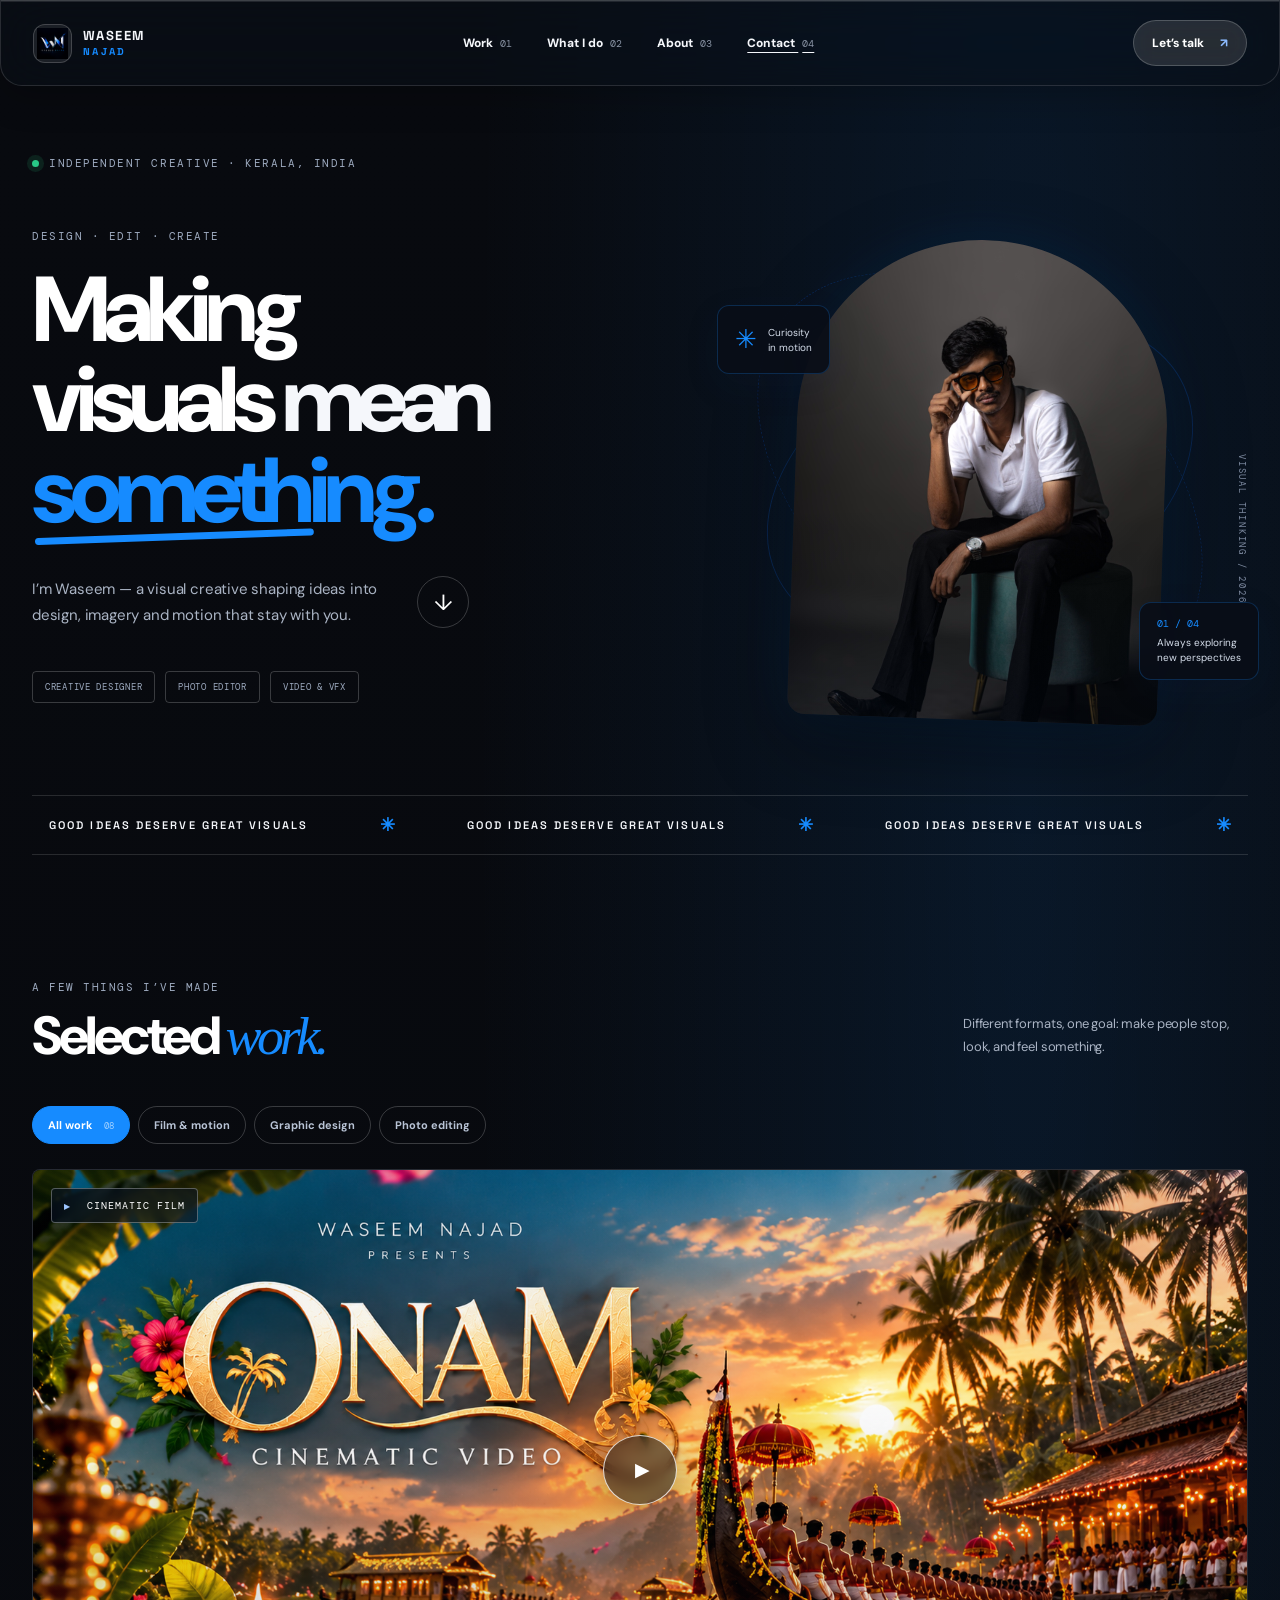
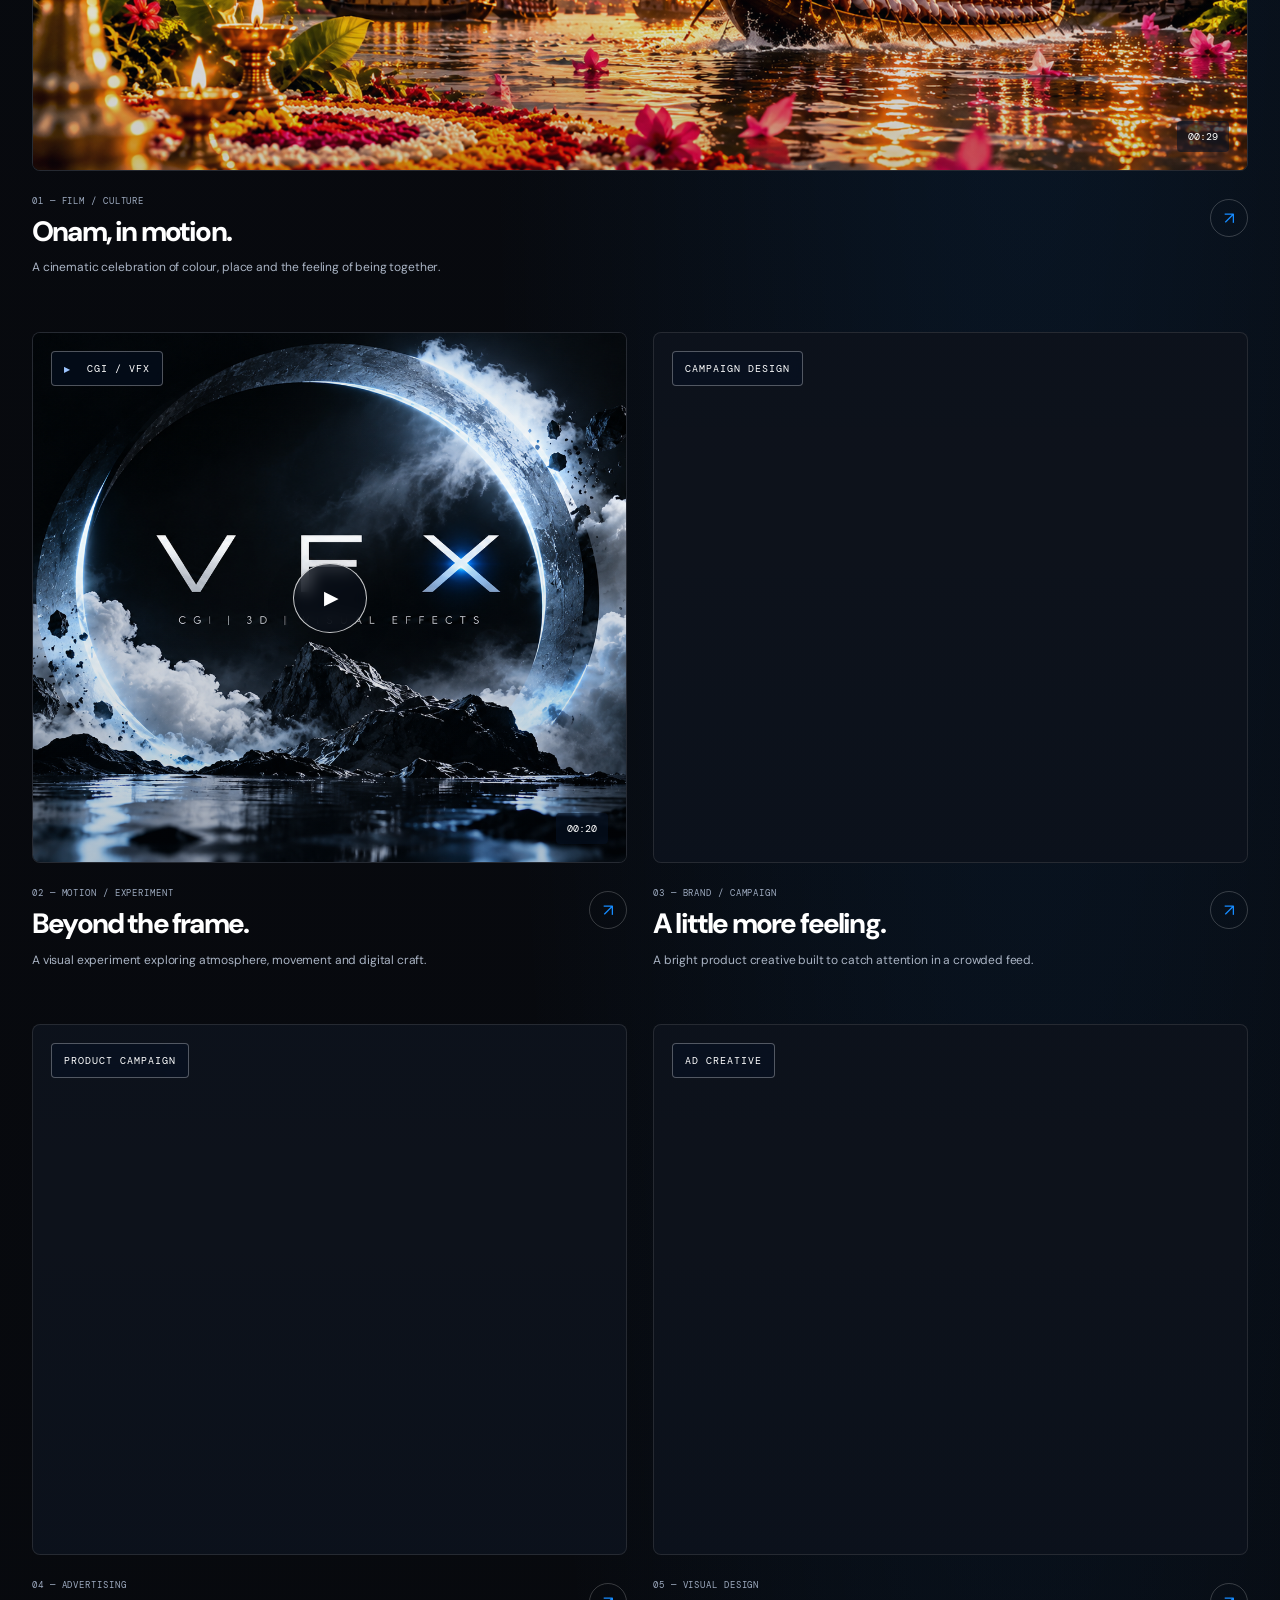
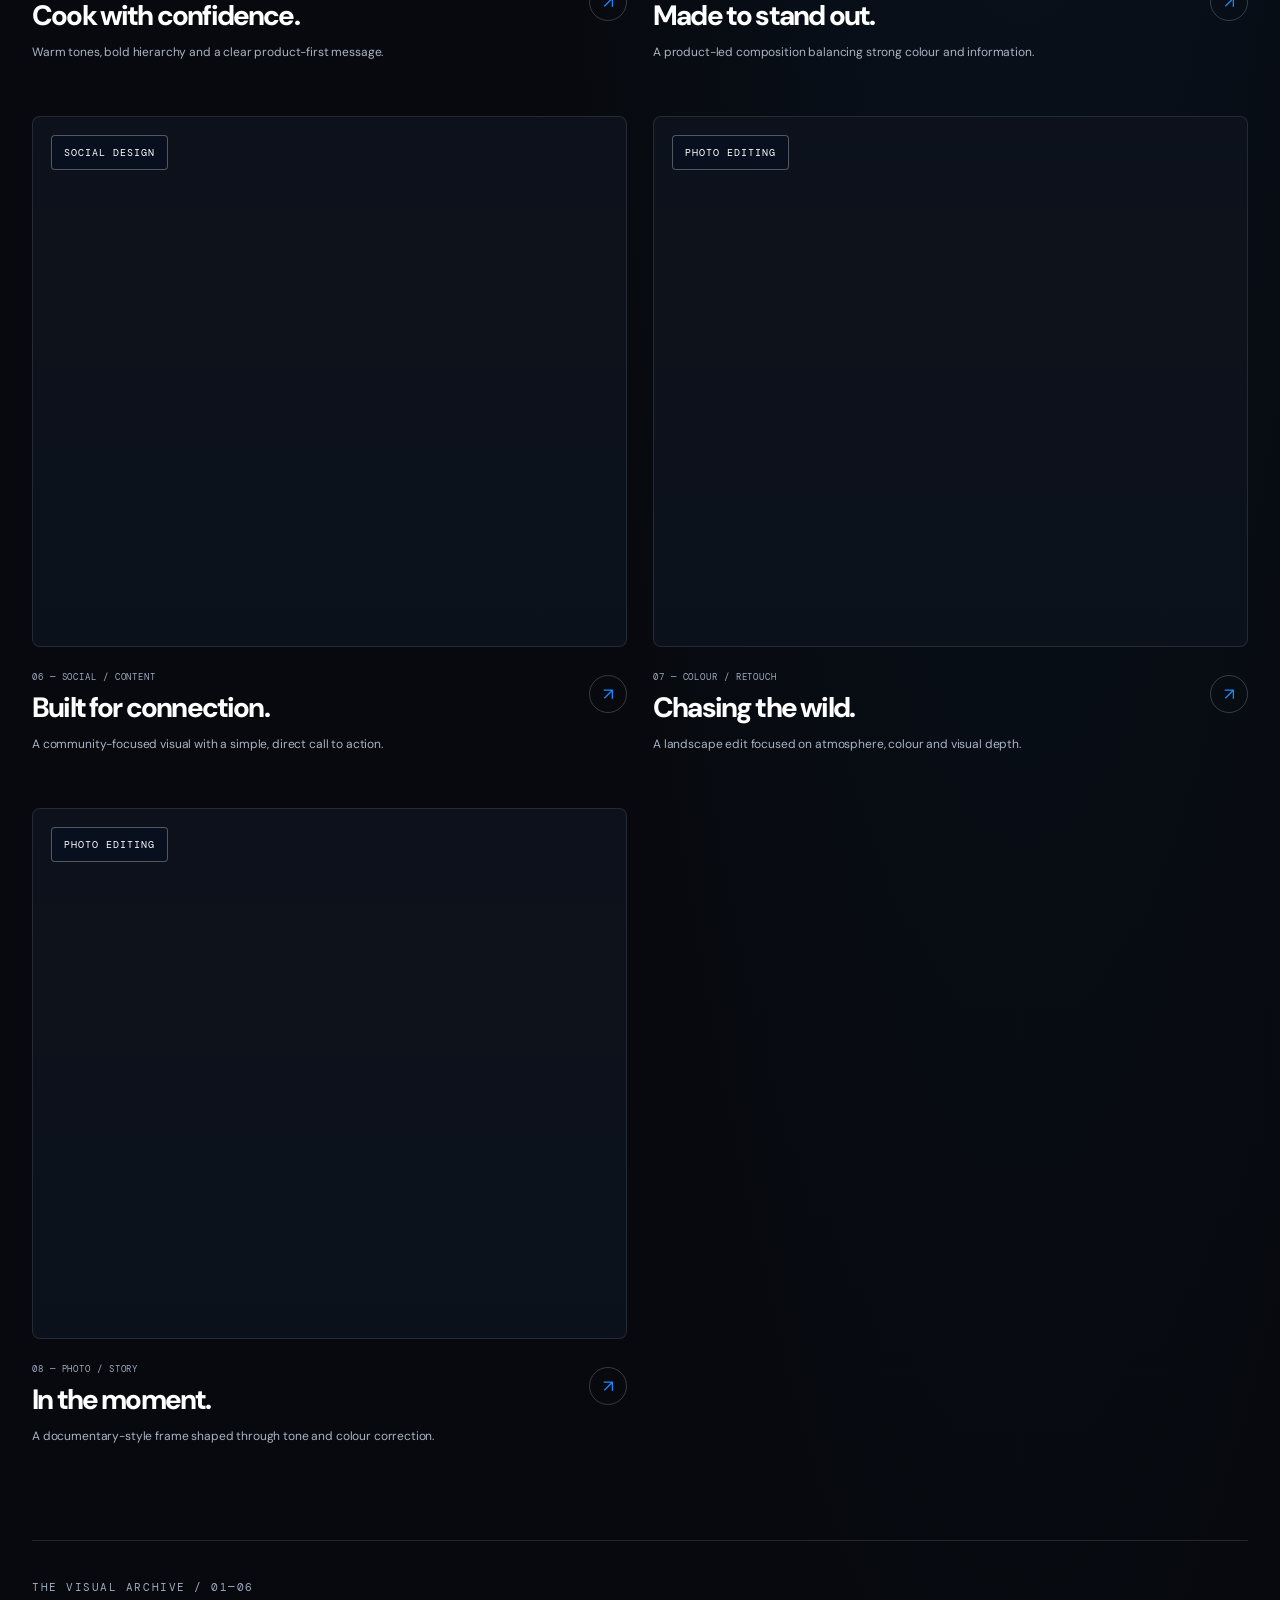
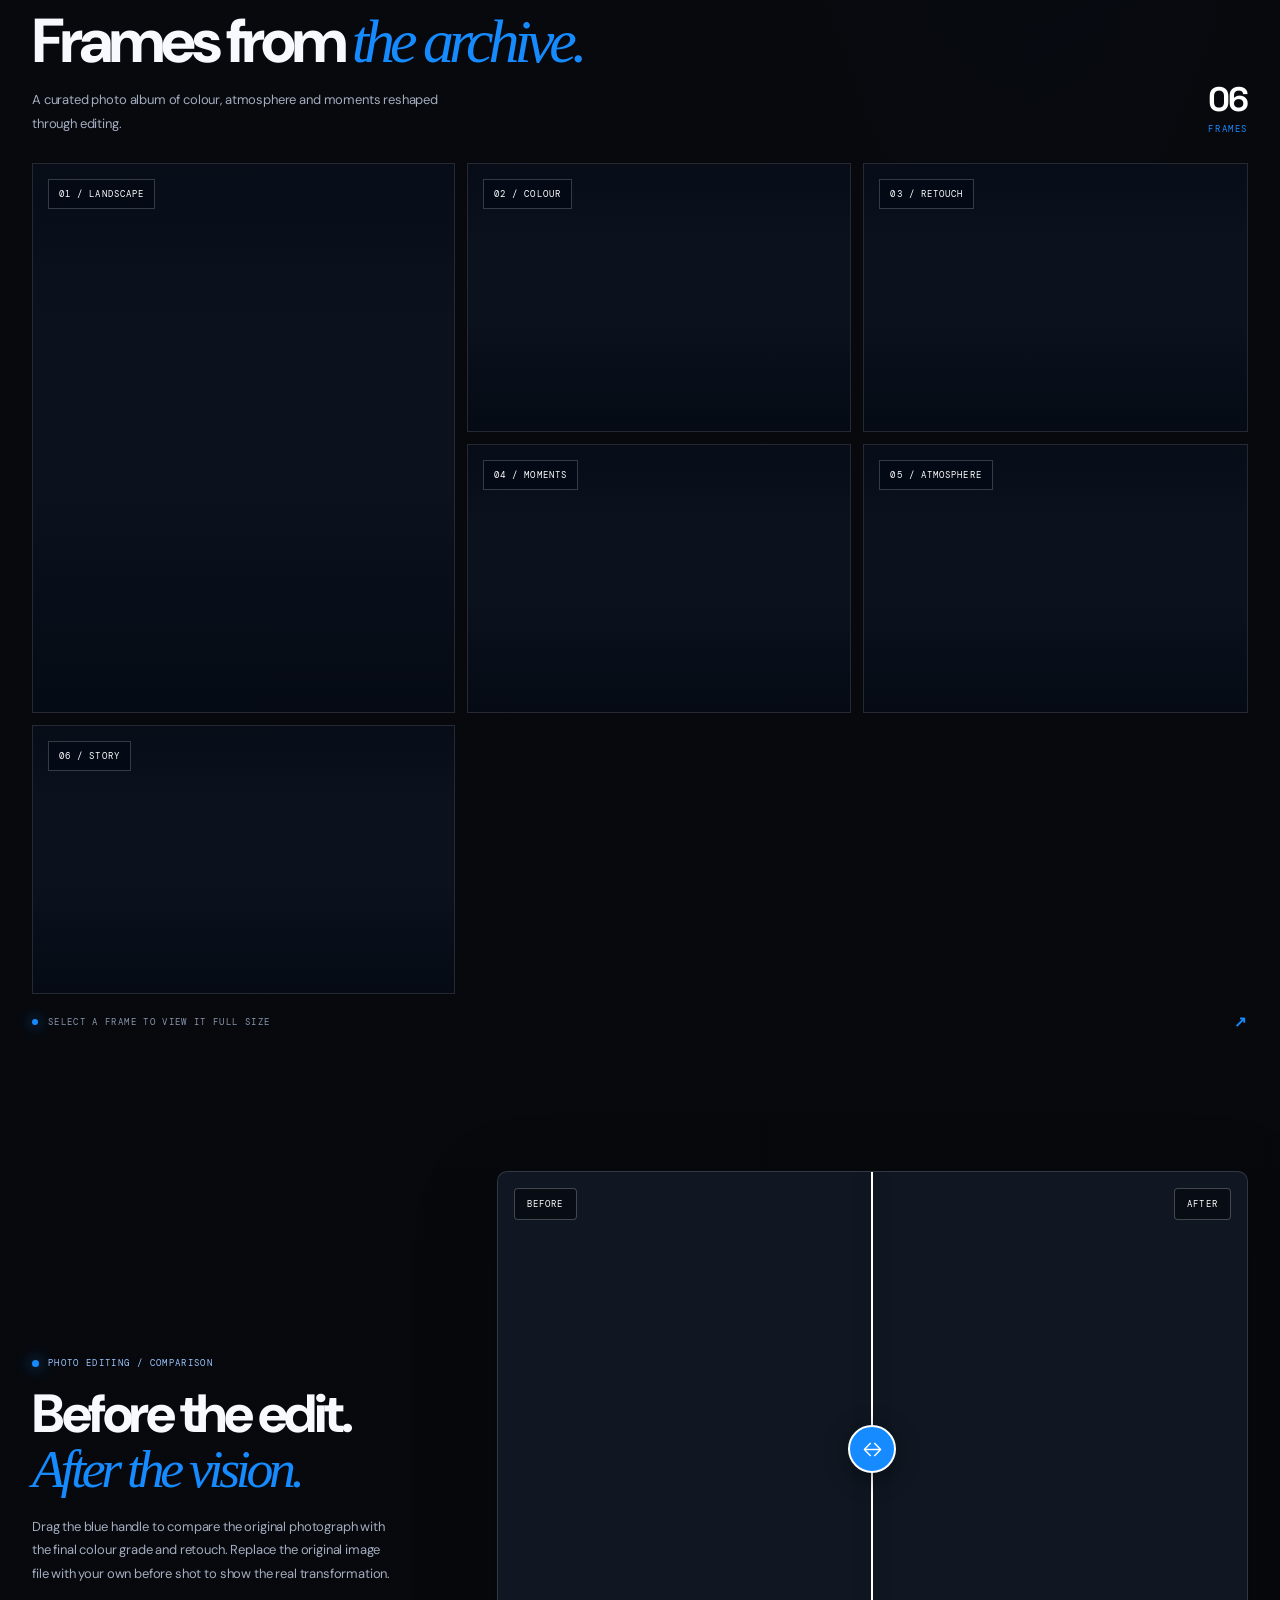
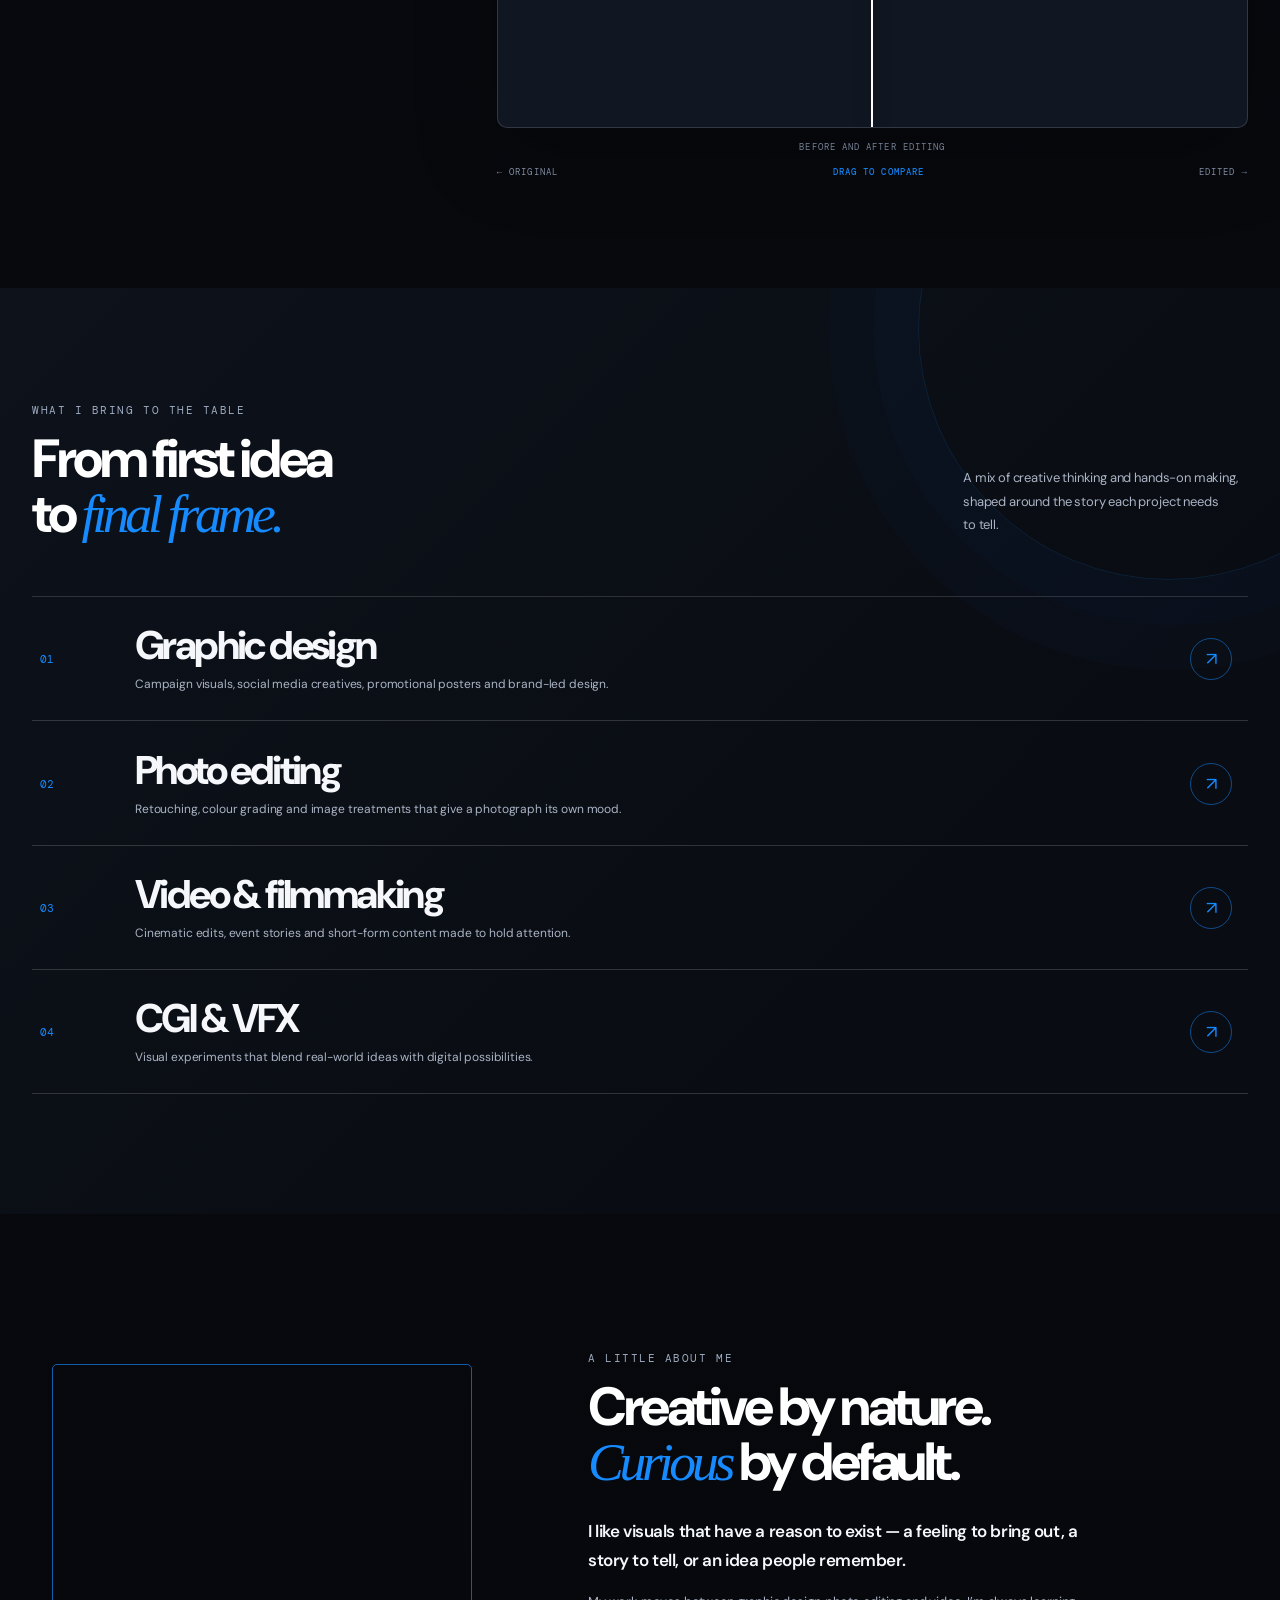
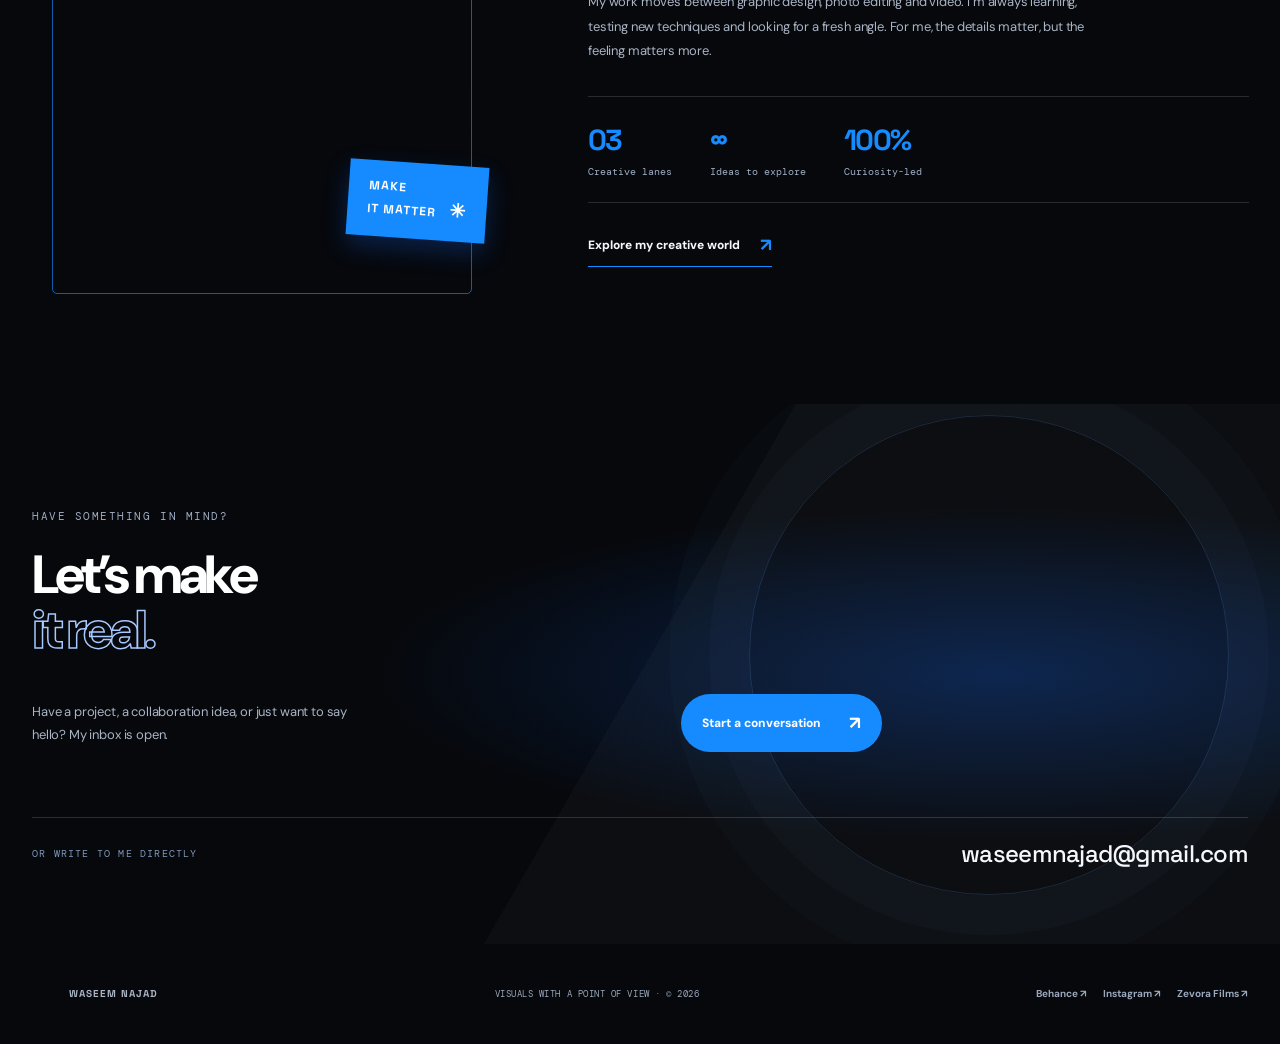
<file: WazeeeOg_optimized.html>
<!doctype html>
<html lang="en">
<head>
  <meta charset="utf-8">
  <meta name="viewport" content="width=device-width, initial-scale=1">
  <title>Waseem Najad — Creative Designer, Photo Editor & Filmmaker</title>
  <meta name="description" content="Explore Waseem Najad’s creative portfolio: graphic design, photo editing, cinematic video editing, videography, CGI and visual storytelling. View selected projects and get in touch for collaborations.">
  <meta name="keywords" content="Waseem Najad, Waseem Najad portfolio, graphic designer Kerala, photo editor, video editor, videographer, cinematic video editing, photo manipulation, CGI VFX, visual storytelling, creative portfolio">
  <meta name="author" content="Waseem Najad">
  <meta name="robots" content="index, follow, max-image-preview:large">
  <meta name="theme-color" content="#050505">
  <link rel="canonical" href="https://waseemnajad.in/">
  <meta property="og:type" content="website">
  <meta property="og:title" content="Waseem Najad — Visuals with a point of view">
  <meta property="og:description" content="Graphic design, photo editing, cinematic video and visual experiments by Waseem Najad.">
  <meta property="og:url" content="https://waseemnajad.in/">
  <meta property="og:image" content="https://waseemnajad.in/assets/profile.jpeg">
  <meta name="twitter:card" content="summary_large_image">
  <meta name="twitter:title" content="Waseem Najad — Creative Portfolio">
  <meta name="twitter:description" content="Graphic design, photo editing, cinematic video, filmmaking and visual storytelling by Waseem Najad.">
  <meta name="twitter:image" content="https://waseemnajad.in/assets/profile.jpeg">
  <meta name="color-scheme" content="dark">
  <link rel="icon" type="image/png" href="assets/logo.png">
  <link rel="preconnect" href="https://fonts.googleapis.com">
  <link rel="preconnect" href="https://fonts.gstatic.com" crossorigin>
  <link href="https://fonts.googleapis.com/css2?family=DM+Mono:wght@400;500&family=DM+Sans:wght@400;500;600;700;800;900&family=Manrope:wght@400;500;600;700;800&family=Space+Grotesk:wght@400;500;600;700&display=swap" rel="stylesheet">
  <script type="application/ld+json">
  {
    "@context":"https://schema.org",
    "@type":"Person",
    "name":"Waseem Najad",
    "url":"https://waseemnajad.in/",
    "image":"https://waseemnajad.in/assets/profile.jpeg",
    "jobTitle":"Creative Designer, Photo Editor and Videographer",
    "email":"mailto:waseemnajad@gmail.com",
    "sameAs":["https://www.behance.net/itsnwwaseem","https://www.instagram.com/naju.wazim/","https://www.instagram.com/zevora.films/"]
  }
  </script>

<style>
/* Waseem Najad — electric blue / white portfolio */
:root{--blue:#ffffff;--blue2:#4c9dff;--ink:#09111f;--muted:#667187;--paper:#f5f8ff;--white:#fff;--line:rgba(9,17,31,.13);--mono:"DM Mono",monospace;--display:"Space Grotesk",sans-serif;--body:"Manrope",sans-serif;--ease:cubic-bezier(.2,.75,.25,1)}
*{box-sizing:border-box}html{scroll-behavior:smooth;scroll-padding-top:92px}body{margin:0;background:var(--paper);color:var(--ink);font-family:var(--body);-webkit-font-smoothing:antialiased;overflow-x:hidden}body.menu-open,body.lightbox-open{overflow:hidden}a{color:inherit;text-decoration:none}button{font:inherit}img,video{display:block;max-width:100%}button:focus-visible,a:focus-visible{outline:3px solid var(--blue);outline-offset:4px}::selection{background:var(--blue);color:#fff}.scroll-progress{position:fixed;top:0;left:0;height:3px;width:0;background:var(--blue);z-index:1000}.section-wrap{width:min(1240px,calc(100% - 64px));margin-inline:auto}.site-header{height:86px;padding:0 max(32px,calc((100vw - 1240px)/2));display:flex;align-items:center;justify-content:space-between;gap:32px;position:sticky;top:0;z-index:100;background:rgba(245,248,255,.86);backdrop-filter:blur(18px);border-bottom:1px solid rgba(9,17,31,.07)}.brand{display:flex;align-items:center;gap:11px;flex-shrink:0}.brand-mark{width:39px;height:39px;display:grid;place-items:center;background:#fff;border:1px solid var(--line);border-radius:12px;overflow:hidden}.brand-mark img{width:31px;height:31px;object-fit:contain}.brand-name{font:700 13px var(--display);letter-spacing:.11em;line-height:1.3}.brand-name span{display:block;color:var(--blue);font-size:10px;letter-spacing:.23em}.main-nav{display:flex;align-items:center;gap:35px}.main-nav a{font-size:12px;font-weight:800;position:relative;transition:color .25s}.main-nav a:hover{color:var(--blue)}.main-nav i{font:10px var(--mono);color:#8a94a5;margin-left:4px}.header-cta{font-size:12px;font-weight:800;background:var(--ink);color:white;padding:14px 18px;border-radius:100px;transition:transform .25s,background .25s}.header-cta span{margin-left:13px;color:#8dbbff}.header-cta:hover{background:var(--blue);transform:translateY(-2px)}.menu-toggle{display:none;border:0;background:transparent;width:42px;height:42px;padding:10px;cursor:pointer}.menu-toggle span{display:block;height:2px;background:var(--ink);margin:6px 0;transition:transform .25s}.hero{padding-top:70px}.hero-kicker,.eyebrow{font:11px var(--mono);letter-spacing:.14em;color:#62718a}.hero-kicker{display:flex;align-items:center;gap:10px;margin-bottom:30px}.status-dot{width:7px;height:7px;background:#28c987;border-radius:50%;box-shadow:0 0 0 5px rgba(40,201,135,.12)}.hero-layout{display:grid;grid-template-columns:1.08fr .92fr;align-items:center;gap:50px;min-height:560px}.hero-copy{padding:0 0 28px}.hero-copy .eyebrow{margin-bottom:22px}.hero-title{font:700 clamp(64px,8.4vw,118px)/.91 var(--display);letter-spacing:-.085em;margin:0;max-width:760px}.outline-word{-webkit-text-stroke:1.7px var(--ink);color:transparent;letter-spacing:-.09em}.blue-word{color:var(--blue);position:relative;display:inline-block}.blue-word:after{content:"";position:absolute;left:3px;bottom:-9px;width:70%;height:7px;background:var(--blue);border-radius:10px;transform:rotate(-2deg);transform-origin:left;animation:underline-in 1.2s .4s both var(--ease)}.hero-bottom{display:flex;align-items:center;gap:30px;margin-top:40px;max-width:460px}.hero-description{font-size:15px;line-height:1.8;color:#5d687b;max-width:355px;margin:0}.round-link{width:52px;height:52px;border:1px solid #b8c5d8;border-radius:50%;display:grid;place-items:center;flex-shrink:0;font-size:22px;transition:background .3s,color .3s,transform .3s}.round-link:hover{background:var(--blue);color:#fff;border-color:var(--blue);transform:translateY(4px)}.hero-meta{display:flex;flex-wrap:wrap;gap:10px;margin-top:43px}.hero-meta span{font:9px var(--mono);letter-spacing:.08em;padding:9px 12px;border:1px solid var(--line);border-radius:4px;color:#5c6880}.hero-visual{position:relative;min-height:520px;display:grid;place-items:center}.hero-image-frame{width:min(74%,370px);height:480px;position:relative;z-index:2;border-radius:190px 190px 18px 18px;overflow:hidden;background:#d8e7fb;transform:rotate(2deg);box-shadow:0 25px 70px rgba(22,74,145,.16)}.hero-image-frame:after{content:"";position:absolute;inset:0;background:linear-gradient(180deg,transparent 55%,rgba(4,18,39,.22));pointer-events:none}.hero-image-frame img{width:100%;height:100%;object-fit:cover;object-position:center 25%;transition:transform 1.2s var(--ease)}.hero-image-frame:hover img{transform:scale(1.05)}.orbit{position:absolute;border:1px solid rgba(18,109,255,.22);border-radius:50%;aspect-ratio:1}.orbit-one{width:450px;transform:rotate(-25deg) scaleY(.65)}.orbit-two{width:510px;transform:rotate(40deg) scaleY(.65);border-style:dashed;animation:spin 35s linear infinite}.floating-note{position:absolute;z-index:3;background:#fff;border:1px solid rgba(9,17,31,.08);box-shadow:0 12px 35px rgba(18,43,82,.1);border-radius:12px;padding:14px 17px;font-size:10px;line-height:1.5;color:#687489;display:flex;align-items:center;gap:11px}.note-top{top:85px;left:1%}.note-star{font-size:26px;color:var(--blue);animation:spin 12s linear infinite}.note-bottom{bottom:60px;right:-2%;display:block}.note-bottom span{display:block}.note-number{font:10px var(--mono);color:var(--blue);margin-bottom:5px}.hero-vertical{position:absolute;right:0;top:45%;writing-mode:vertical-rl;font:9px var(--mono);letter-spacing:.2em;color:#7d8aa0}.hero-ticker{overflow:hidden;margin-top:35px;border-block:1px solid var(--line);padding:17px 0}.ticker-track{display:flex;align-items:center;justify-content:space-around;gap:38px;min-width:max-content;animation:ticker 27s linear infinite}.ticker-track span{font:600 11px var(--display);letter-spacing:.19em}.ticker-track b{font-size:18px;color:var(--blue)}.work-section{padding-top:125px;padding-bottom:120px}.section-heading{display:flex;justify-content:space-between;align-items:end;gap:40px;margin-bottom:42px}.eyebrow{margin:0 0 15px}.section-heading h2,.about-copy h2{font:700 clamp(44px,6vw,76px)/.98 var(--display);letter-spacing:-.075em;margin:0}.serif-word{font-family:Georgia,serif;font-style:italic;font-weight:400;letter-spacing:-.08em;color:var(--blue)}.section-intro{font-size:13px;line-height:1.8;color:var(--muted);max-width:285px;margin:0 0 5px}.filter-row{display:flex;flex-wrap:wrap;gap:8px;margin-bottom:25px}.filter-btn{border:1px solid #d9e1ed;background:transparent;padding:11px 15px;border-radius:100px;color:#657187;font-size:11px;font-weight:700;cursor:pointer;transition:all .25s}.filter-btn span{font:9px var(--mono);margin-left:9px;opacity:.6}.filter-btn:hover,.filter-btn.active{background:var(--ink);border-color:var(--ink);color:white}.project-grid{display:grid;grid-template-columns:repeat(2,minmax(0,1fr));gap:54px 26px}.project-card{min-width:0;transition:opacity .25s,transform .25s}.project-card.is-hidden{display:none}.project-featured{grid-column:span 2}.project-media{display:block;position:relative;width:100%;padding:0;aspect-ratio:1.12/1;overflow:hidden;border:0;border-radius:8px;background:#dce8f9;text-align:left;cursor:pointer}.project-featured .project-media{aspect-ratio:2.02/1}.project-media img,.project-media video{width:100%;height:100%;object-fit:cover;transition:transform .8s var(--ease),filter .5s}.project-media:hover img,.project-media:hover video{transform:scale(1.045)}.project-media:after{content:"";position:absolute;inset:0;background:linear-gradient(180deg,rgba(5,14,29,.08),transparent 35%,rgba(5,14,29,.22));pointer-events:none}.video-media video{object-position:center 42%;background:#111}.project-featured .video-media video{object-position:center 40%}.media-label,.media-count,.image-zoom{position:absolute;z-index:2;color:#fff}.media-label{left:18px;top:18px;font:10px var(--mono);letter-spacing:.1em;background:rgba(6,17,35,.58);border:1px solid rgba(255,255,255,.3);backdrop-filter:blur(10px);padding:10px 12px;border-radius:4px}.play-icon{font-size:8px;margin-right:9px;color:#9dc5ff}.media-count{right:18px;bottom:18px;font:10px var(--mono);background:rgba(6,17,35,.6);padding:9px 11px;border-radius:4px}.image-zoom{right:17px;top:17px;width:38px;height:38px;display:grid;place-items:center;border-radius:50%;background:var(--blue);font-size:19px;opacity:0;transform:translateY(5px);transition:opacity .3s,transform .3s}.image-media:hover .image-zoom{opacity:1;transform:none}.project-info{display:flex;justify-content:space-between;gap:15px;align-items:center;margin-top:17px}.project-type{font:9px var(--mono);letter-spacing:.1em;color:#7b879a}.project-info h3{font:600 clamp(20px,2.2vw,28px)/1.2 var(--display);letter-spacing:-.05em;margin:7px 0 0}.project-arrow{width:38px;height:38px;display:grid;place-items:center;border:1px solid #d8e1ef;border-radius:50%;font-size:17px;color:var(--blue);transition:background .3s,color .3s,transform .3s;flex-shrink:0}.project-card:hover .project-arrow{background:var(--blue);color:white;transform:rotate(45deg)}.project-desc{font-size:12px;line-height:1.7;color:var(--muted);margin:10px 0 0;max-width:460px}.more-photos{margin-top:90px;padding-top:30px;border-top:1px solid var(--line);display:grid;grid-template-columns:.7fr 1.3fr;gap:35px;align-items:center}.more-photos p{font:600 22px var(--display);letter-spacing:-.04em;margin:6px 0}.mini-gallery{display:grid;grid-template-columns:repeat(4,1fr);gap:10px}.mini-gallery button{padding:0;border:0;background:#dce8f9;aspect-ratio:.8;overflow:hidden;border-radius:5px;cursor:pointer}.mini-gallery img{width:100%;height:100%;object-fit:cover;transition:transform .6s var(--ease)}.mini-gallery button:hover img{transform:scale(1.08)}.services-section{background:#eaf1fc;padding:115px 0 120px;position:relative;overflow:hidden}.services-section:before{content:"";position:absolute;right:-140px;top:-210px;width:500px;height:500px;border-radius:50%;border:1px solid rgba(18,109,255,.14);box-shadow:0 0 0 45px rgba(18,109,255,.025),0 0 0 90px rgba(18,109,255,.02);pointer-events:none}.services-inner{position:relative}.services-section .section-heading{margin-bottom:55px}.service-list{border-top:1px solid rgba(9,17,31,.17)}.service-row{display:grid;grid-template-columns:70px 1fr 50px;align-items:center;gap:25px;padding:26px 8px;border-bottom:1px solid rgba(9,17,31,.17);transition:padding .3s var(--ease)}.service-row:hover{padding-inline:18px}.service-no{font:11px var(--mono);color:var(--blue)}.service-row h3{font:600 clamp(24px,3.3vw,40px) var(--display);letter-spacing:-.055em;margin:0 0 6px}.service-row p{font-size:12px;line-height:1.7;color:#68768d;margin:0;max-width:540px}.service-symbol{width:42px;height:42px;border:1px solid #bac9df;border-radius:50%;display:grid;place-items:center;color:var(--blue);font-size:18px;transition:all .3s}.service-row:hover .service-symbol{background:var(--blue);color:#fff;transform:rotate(45deg)}.about-section{display:grid;grid-template-columns:.8fr 1.2fr;gap:clamp(50px,9vw,130px);align-items:center;padding-top:130px;padding-bottom:130px}.about-photo{position:relative;max-width:420px}.about-photo:before{content:"";position:absolute;inset:20px -20px -20px 20px;border:1px solid rgba(18,109,255,.3);border-radius:5px}.about-photo img{width:100%;height:530px;object-fit:cover;object-position:center 25%;position:relative;border-radius:5px;filter:saturate(.88)}.photo-stamp{position:absolute;right:-35px;bottom:35px;background:var(--blue);color:white;padding:18px 20px;font:700 12px/1.3 var(--display);letter-spacing:.08em;transform:rotate(4deg);box-shadow:0 10px 25px rgba(18,109,255,.25)}.photo-stamp b{font-size:19px;margin-left:9px}.about-copy h2{font-size:clamp(40px,5.2vw,67px);margin-bottom:27px}.about-lead{font-size:17px;line-height:1.7;font-weight:600;letter-spacing:-.025em;max-width:510px;margin:0 0 16px}.about-body{font-size:13px;line-height:1.9;color:var(--muted);max-width:520px;margin:0}.about-stats{display:flex;gap:38px;margin:32px 0 30px;padding:24px 0;border-block:1px solid var(--line)}.about-stats div{display:flex;flex-direction:column;gap:7px}.about-stats strong{font:700 29px var(--display);letter-spacing:-.06em;color:var(--blue)}.about-stats span{font:10px var(--mono);color:#758198}.text-link{font-size:12px;font-weight:800;display:inline-flex;align-items:center;gap:20px;border-bottom:1px solid var(--blue);padding-bottom:9px}.text-link span{color:var(--blue);font-size:18px;transition:transform .25s}.text-link:hover span{transform:translate(3px,-3px)}.contact-section{background:#07152b;color:white;position:relative;overflow:hidden;padding:105px 0 75px}.contact-section:before{content:"";position:absolute;inset:0;background:radial-gradient(ellipse at 78% 50%,rgba(18,109,255,.26),transparent 44%),linear-gradient(120deg,transparent 50%,rgba(255,255,255,.025) 50%);pointer-events:none}.contact-orb{position:absolute;width:480px;height:480px;border:1px solid rgba(110,172,255,.17);border-radius:50%;right:4%;top:2%;box-shadow:0 0 0 40px rgba(110,172,255,.025),0 0 0 80px rgba(110,172,255,.02);animation:float 9s ease-in-out infinite}.contact-inner{position:relative}.contact-section .eyebrow{color:#9db9e7}.contact-section h2{font:700 clamp(68px,10vw,136px)/.85 var(--display);letter-spacing:-.09em;margin:25px 0 36px}.contact-outline{color:transparent;-webkit-text-stroke:1.5px #a7c9ff}.contact-bottom{display:flex;align-items:center;justify-content:space-between;gap:30px;max-width:850px}.contact-bottom p{font-size:13px;line-height:1.8;color:#a6b6ce;max-width:330px;margin:0}.contact-button{background:var(--blue);color:white;border-radius:100px;padding:17px 21px;font-size:12px;font-weight:800;display:inline-flex;align-items:center;gap:28px;transition:transform .3s,background .3s}.contact-button span{font-size:18px}.contact-button:hover{transform:translateY(-3px);background:#398cff}.contact-email{margin-top:65px;border-top:1px solid rgba(255,255,255,.15);padding-top:20px;display:flex;justify-content:space-between;align-items:center;gap:20px}.contact-email span{font:10px var(--mono);letter-spacing:.12em;color:#7f96b7}.contact-email a{font:500 clamp(15px,2.5vw,24px) var(--display);letter-spacing:-.03em;transition:color .25s}.contact-email a:hover{color:#80b4ff}.site-footer{min-height:100px;display:flex;align-items:center;justify-content:space-between;gap:25px;padding-block:25px}.footer-brand{display:flex;align-items:center;gap:9px;font:700 10px var(--display);letter-spacing:.1em;white-space:nowrap}.footer-brand img{object-fit:contain;filter:invert(0)}.site-footer>span{font:9px var(--mono);letter-spacing:.06em;color:#7c879a;text-align:center}.social-links{display:flex;gap:16px}.social-links a{font-size:10px;font-weight:700;color:#5e6b80;transition:color .2s}.social-links a:hover{color:var(--blue)}.cursor-dot{position:fixed;z-index:1001;pointer-events:none;width:8px;height:8px;border-radius:50%;background:var(--blue);transform:translate(-50%,-50%);opacity:0;transition:opacity .2s;mix-blend-mode:multiply}.lightbox{position:fixed;inset:0;z-index:2000;background:rgba(4,10,22,.94);backdrop-filter:blur(15px);display:flex;align-items:center;justify-content:center;padding:60px 8vw 75px;opacity:0;visibility:hidden;transition:opacity .25s,visibility .25s}.lightbox.open{opacity:1;visibility:visible}.lightbox-content{width:min(100%,950px);height:min(78vh,760px);display:flex;align-items:center;justify-content:center}.lightbox-content img,.lightbox-content video{max-width:100%;max-height:100%;object-fit:contain;border-radius:4px;box-shadow:0 25px 80px rgba(0,0,0,.4)}.lightbox-content video{height:100%;background:#000}.lightbox-close,.lightbox-prev,.lightbox-next{position:absolute;border:1px solid rgba(22,139,255,.65);background:rgba(255,255,255,.08);color:white;width:44px;height:44px;border-radius:50%;font-size:22px;display:grid;place-items:center;cursor:pointer;transition:background .2s}.lightbox-close:hover,.lightbox-prev:hover,.lightbox-next:hover{background:var(--blue)}.lightbox-close{right:28px;top:24px;font-size:28px}.lightbox-prev{left:24px;top:50%}.lightbox-next{right:24px;top:50%}.lightbox-caption{position:absolute;bottom:22px;left:0;right:0;text-align:center;font:10px var(--mono);letter-spacing:.1em;color:#b8c9e2}.reveal{opacity:0;transform:translateY(22px);transition:opacity .75s var(--ease),transform .75s var(--ease)}.reveal.is-visible{opacity:1;transform:translateY(0)}.project-card:nth-child(2n) .reveal{transition-delay:.08s}
@keyframes spin{to{transform:rotate(360deg)}}@keyframes ticker{to{transform:translateX(-25%)}}@keyframes float{0%,100%{transform:translateY(0)}50%{transform:translateY(-18px)}}@keyframes underline-in{from{transform:scaleX(0) rotate(-2deg)}to{transform:scaleX(1) rotate(-2deg)}}
@media(min-width:1500px){.hero-title{font-size:126px}}@media(max-width:900px){.section-wrap{width:calc(100% - 44px)}.site-header{padding-inline:22px;height:76px}.main-nav{gap:20px}.main-nav a{font-size:11px}.header-cta{padding:12px 15px}.hero{padding-top:52px}.hero-layout{grid-template-columns:1fr .8fr;gap:18px;min-height:490px}.hero-title{font-size:clamp(58px,8vw,86px)}.hero-visual{min-height:450px}.hero-image-frame{height:410px;width:78%}.orbit-one{width:350px}.orbit-two{width:390px}.floating-note{padding:11px 12px}.note-top{left:-1%;top:50px}.note-bottom{right:-1%;bottom:45px}.hero-vertical{right:-4px}.about-section{gap:65px}.about-photo img{height:450px}.about-stats{gap:22px}.site-footer{flex-wrap:wrap}.site-footer>span{order:3;width:100%}}@media(max-width:680px){html{scroll-padding-top:75px}.section-wrap{width:calc(100% - 36px)}.site-header{height:70px;padding-inline:18px;gap:12px}.brand-mark{width:35px;height:35px}.brand-name{font-size:11px}.brand-name span{font-size:9px}.header-cta{margin-left:auto;padding:11px 13px;font-size:10px}.header-cta span{margin-left:7px}.menu-toggle{display:block}.main-nav{position:fixed;inset:70px 0 auto 0;background:var(--paper);border-bottom:1px solid var(--line);padding:25px 24px 30px;display:flex;flex-direction:column;align-items:stretch;gap:0;transform:translateY(-10px);opacity:0;visibility:hidden;transition:opacity .25s,transform .25s,visibility .25s}.main-nav.open{opacity:1;visibility:visible;transform:none}.main-nav a{font:600 25px var(--display);padding:15px 0;border-bottom:1px solid var(--line)}.main-nav i{font:10px var(--mono);vertical-align:top}.menu-toggle[aria-expanded="true"] span:first-child{transform:translateY(4px) rotate(45deg)}.menu-toggle[aria-expanded="true"] span:last-child{transform:translateY(-4px) rotate(-45deg)}.hero{padding-top:40px}.hero-kicker{font-size:9px;margin-bottom:22px}.hero-layout{display:flex;flex-direction:column;align-items:stretch;gap:8px}.hero-copy{padding-bottom:0}.hero-title{font-size:clamp(59px,15vw,91px);line-height:.9}.hero-bottom{margin-top:28px;gap:18px}.hero-description{font-size:13px;max-width:300px}.round-link{width:45px;height:45px}.hero-meta{margin-top:25px;gap:6px}.hero-meta span{font-size:8px;padding:8px}.hero-visual{min-height:410px;margin-top:15px}.hero-image-frame{height:370px;width:70%;max-width:300px}.orbit-one{width:340px}.orbit-two{width:380px}.note-top{left:2%;top:50px}.note-bottom{right:0;bottom:30px}.hero-vertical{right:3px}.hero-ticker{margin-top:15px}.ticker-track{gap:25px}.ticker-track span{font-size:9px}.work-section{padding-top:82px;padding-bottom:80px}.section-heading{display:block;margin-bottom:28px}.section-heading h2,.about-copy h2{font-size:clamp(44px,12vw,65px)}.section-intro{margin-top:18px;max-width:350px}.filter-row{gap:6px;margin-bottom:19px}.filter-btn{padding:9px 11px;font-size:10px}.filter-btn span{margin-left:5px}.project-grid{grid-template-columns:1fr;gap:36px}.project-featured{grid-column:auto}.project-featured .project-media{aspect-ratio:.95/1}.project-media{aspect-ratio:1.05/1}.project-info h3{font-size:23px}.project-desc{font-size:12px}.image-zoom{opacity:1;transform:none;width:32px;height:32px}.more-photos{grid-template-columns:1fr;gap:18px;margin-top:55px}.mini-gallery{gap:7px}.mini-gallery button{aspect-ratio:.72}.services-section{padding:80px 0}.services-section .section-heading{margin-bottom:35px}.service-row{grid-template-columns:32px 1fr 35px;gap:12px;padding:22px 0}.service-row h3{font-size:24px}.service-row p{font-size:11px}.service-symbol{width:32px;height:32px;font-size:15px}.about-section{grid-template-columns:1fr;gap:55px;padding-top:85px;padding-bottom:85px}.about-photo{max-width:370px;width:88%;margin-inline:auto}.about-photo img{height:430px}.photo-stamp{right:-22px;bottom:28px}.about-copy h2{margin-bottom:22px}.about-lead{font-size:15px}.about-body{font-size:12px}.about-stats{gap:0;justify-content:space-between}.about-stats strong{font-size:26px}.about-stats span{font-size:9px}.contact-section{padding:78px 0 45px}.contact-section h2{font-size:clamp(68px,17vw,105px);margin:24px 0 30px}.contact-orb{width:300px;height:300px;right:-120px;top:15%}.contact-bottom{display:block}.contact-bottom p{margin-bottom:22px;max-width:300px}.contact-button{padding:15px 17px}.contact-email{margin-top:48px;align-items:flex-start;flex-direction:column;gap:10px}.site-footer{padding-block:24px;gap:18px}.footer-brand{font-size:9px}.site-footer>span{font-size:8px;text-align:left;order:3}.social-links{gap:11px;margin-left:auto}.social-links a{font-size:9px}.cursor-dot{display:none}.lightbox{padding:55px 14px 75px}.lightbox-content{height:75vh}.lightbox-close{right:14px;top:13px}.lightbox-prev{left:9px;top:auto;bottom:15px}.lightbox-next{right:9px;top:auto;bottom:15px}.lightbox-caption{bottom:30px;padding:0 70px;font-size:8px}}@media(prefers-reduced-motion:reduce){*,*:before,*:after{scroll-behavior:auto!important;animation-duration:.01ms!important;animation-iteration-count:1!important;transition-duration:.01ms!important}.reveal{opacity:1;transform:none}}


/* MONO STUDIO — high-contrast editorial system */
:root {
  --accent: #168bff;
  --accent-2: #8fc8ff;
  --ink: #050505;
  --surface: #0b0b0b;
  --surface-2: #141414;
  --line: rgba(22,139,255,.20);
}
html { scroll-behavior: smooth; background: #050505; }
body { background: #050505; color: #f6f6f6; }
::selection { background: #168bff; color: #fff; }
a, button { -webkit-tap-highlight-color: transparent; }
a:focus-visible, button:focus-visible { outline: 2px solid #fff; outline-offset: 4px; }
body::before {
  content: "";
  position: fixed;
  inset: 0;
  pointer-events: none;
  z-index: 90;
  opacity: .035;
  background-image: url("data:image/svg+xml,%3Csvg viewBox='0 0 180 180' xmlns='http://www.w3.org/2000/svg'%3E%3Cfilter id='n'%3E%3CfeTurbulence type='fractalNoise' baseFrequency='.8' numOctaves='3' stitchTiles='stitch'/%3E%3C/filter%3E%3Crect width='100%25' height='100%25' filter='url(%23n)' opacity='.6'/%3E%3C/svg%3E");
}
.hero-title, h1, h2, h3 { text-wrap: balance; }
.hero-title .outline, .outline-text, .text-outline {
  color: transparent;
  -webkit-text-stroke: 1px rgba(22,139,255,.95);
}
.project-card, .work-card, .service-card, .about-card {
  border-color: rgba(22,139,255,.20);
}
.project-visual .asset-placeholder {
  background: radial-gradient(circle at 75% 25%, rgba(22,139,255,.20), transparent 34%),
              linear-gradient(135deg, #191919 0%, #070707 60%, #222 100%);
}
.project-visual:hover .asset-placeholder {
  background: radial-gradient(circle at 75% 25%, rgba(22,139,255,.28), transparent 36%),
              linear-gradient(135deg, #242424 0%, #080808 58%, #303030 100%);
}
.mono-line { height: 1px; background: rgba(255,255,255,.2); width: 100%; }
@media (prefers-reduced-motion: reduce) {
  *, *::before, *::after { scroll-behavior: auto !important; animation-duration: .01ms !important; animation-iteration-count: 1 !important; transition-duration: .01ms !important; }
}


.back-to-top {
  position: fixed; right: 22px; bottom: 22px; z-index: 95;
  width: 52px; height: 52px; border: 1px solid rgba(22,139,255,.65);
  border-radius: 50%; background: #168bff; color: #fff; cursor: pointer;
  display: flex; flex-direction: column; align-items: center; justify-content: center;
  font-size: 22px; line-height: 1; opacity: 0; visibility: hidden;
  transform: translateY(12px); transition: opacity .25s, transform .25s, visibility .25s;
}
.back-to-top span { font-size: 7px; letter-spacing: .14em; font-weight: 800; margin-top: 2px; }
.back-to-top.is-visible { opacity: 1; visibility: visible; transform: translateY(0); }
.site-toast {
  position: fixed; z-index: 96; bottom: 26px; left: 50%; transform: translate(-50%, 12px);
  background: #168bff; color: #fff; padding: 12px 18px; border-radius: 100px;
  font-size: 12px; letter-spacing: .02em; opacity: 0; visibility: hidden;
  transition: opacity .25s, transform .25s, visibility .25s;
}
.site-toast.is-visible { opacity: 1; visibility: visible; transform: translate(-50%, 0); }
a[aria-current="location"] { text-decoration: underline; text-underline-offset: 5px; }


/* Electric blue + white typography finish */
:root { --accent: #168bff; --accent-2: #8fc8ff; }
body { background: #050505; color: #fff; }
::selection { background: #168bff; color: #fff; }
.hero-title .outline, .outline-text, .text-outline {
  -webkit-text-stroke: 1px #168bff;
}
.project-visual .asset-placeholder {
  background: radial-gradient(circle at 75% 25%, rgba(22,139,255,.24), transparent 34%),
              linear-gradient(135deg, #101b2b 0%, #070a10 60%, #102a46 100%);
}
.project-visual:hover .asset-placeholder {
  background: radial-gradient(circle at 75% 25%, rgba(22,139,255,.34), transparent 36%),
              linear-gradient(135deg, #14283d 0%, #070a10 58%, #123a60 100%);
}
.back-to-top { background: #168bff; color: #fff; border-color: rgba(22,139,255,.8); }
.site-toast { background: #168bff; color: #fff; }
a[aria-current="location"] { color: #168bff; }



/* Final text palette aligned to WaseemNajad.in */
:root {
  --accent: #168bff;
  --accent-2: #8fc8ff;
  --ink: #050505;
  --surface: #0b0b0b;
  --surface-2: #141414;
  --text-primary: #ffffff;
  --text-secondary: #d0d0d0;
}
html, body { background: #050505; color: #ffffff; }
body, p, li, label, small { color: #d0d0d0; }
h1, h2, h3, h4, strong, .hero-title, .section-title { color: #ffffff; }
a:hover, .accent, .eyebrow, .project-category, .service-number,
.nav-link:hover, .text-accent { color: #168bff; }
.hero-title .outline, .outline-text, .text-outline {
  color: transparent;
  -webkit-text-stroke: 1px #168bff;
}
button, .button, .btn, .cta-button {
  border-color: #168bff;
}
button:hover, .button:hover, .btn:hover, .cta-button:hover {
  border-color: #168bff;
}
::selection { background: #168bff; color: #ffffff; }


/* ── Premium motion layer ───────────────────────────────────────────── */
:root {
  --electric: #168bff;
  --electric-soft: #8fc8ff;
  --white: #fff;
  --muted: #c6cbd2;
  --black: #050608;
  --hairline: rgba(255,255,255,.14);
}
body {
  overflow-x: clip;
  background:
    radial-gradient(ellipse at 72% -8%, rgba(22,139,255,.12), transparent 38%),
    #050608;
}
body::after {
  content: "";
  position: fixed;
  inset: 0;
  pointer-events: none;
  z-index: 89;
  opacity: .045;
  background-image: url("data:image/svg+xml,%3Csvg viewBox='0 0 180 180' xmlns='http://www.w3.org/2000/svg'%3E%3Cfilter id='grain'%3E%3CfeTurbulence type='fractalNoise' baseFrequency='.78' numOctaves='3' stitchTiles='stitch'/%3E%3C/filter%3E%3Crect width='100%25' height='100%25' filter='url(%23grain)' opacity='.7'/%3E%3C/svg%3E");
}
h1, h2, h3, .hero-title, .section-title {
  letter-spacing: -.055em;
  text-wrap: balance;
}
p { text-wrap: pretty; }
.hero-title {
  line-height: .91;
  letter-spacing: -.075em;
}
.hero-title .outline, .outline-text, .text-outline {
  -webkit-text-stroke: 1.25px var(--electric);
  text-shadow: 0 0 28px rgba(22,139,255,.08);
}
a, button, .button, .btn, .cta-button {
  transition:
    color .25s ease, background .25s ease, border-color .25s ease,
    box-shadow .35s ease, transform .35s cubic-bezier(.2,.8,.2,1);
}
a:hover { text-shadow: 0 0 22px rgba(22,139,255,.25); }
.project-card, .work-card, .service-card, .about-card {
  position: relative;
  isolation: isolate;
}
.project-card::before, .work-card::before, .service-card::before {
  content: "";
  position: absolute;
  inset: 0;
  pointer-events: none;
  z-index: 3;
  opacity: 0;
  background: linear-gradient(115deg, transparent 20%, rgba(255,255,255,.07) 48%, transparent 72%);
  transform: translateX(-70%);
  transition: opacity .3s ease, transform .8s cubic-bezier(.2,.7,.2,1);
}
.project-card:hover::before, .work-card:hover::before, .service-card:hover::before {
  opacity: 1;
  transform: translateX(70%);
}
.project-visual, .project-image, .gallery-item {
  overflow: hidden;
  background: #10141b;
}
.project-visual img, .project-image img, .gallery-item img {
  transition: transform .9s cubic-bezier(.2,.7,.2,1), filter .7s ease;
  will-change: transform;
}
.project-visual:hover img, .project-image:hover img, .gallery-item:hover img {
  transform: scale(1.055);
  filter: contrast(1.04) saturate(1.04);
}
button:hover, .button:hover, .btn:hover, .cta-button:hover {
  box-shadow: 0 0 0 4px rgba(22,139,255,.08), 0 8px 28px rgba(22,139,255,.12);
}
::selection { background: var(--electric); color: #fff; }
img { max-width: 100%; }
@media (max-width: 720px) {
  .hero-title { letter-spacing: -.06em; }
  body::after { opacity: .025; }
}
@media (prefers-reduced-motion: reduce) {
  *, *::before, *::after {
    animation-duration: .01ms !important;
    animation-iteration-count: 1 !important;
    transition-duration: .01ms !important;
    scroll-behavior: auto !important;
  }
}


/* BIG MIXED BLUE + WHITE DISPLAY TYPOGRAPHY */
:root { --electric: #168bff; --electric-soft: #8fc8ff; }
h1, .hero-title {
  font-size: clamp(3.6rem, 10.8vw, 9.5rem);
  line-height: .86;
  letter-spacing: -.085em;
  font-weight: 850;
  max-width: 12ch;
}
h2, .section-title {
  font-size: clamp(2.6rem, 7vw, 6.2rem);
  line-height: .92;
  letter-spacing: -.075em;
  font-weight: 800;
}
h1 em, h1 .accent, h1 .text-accent,
.hero-title em, .hero-title .accent, .hero-title .text-accent,
h2 em, h2 .accent, h2 .text-accent,
.section-title em, .section-title .accent, .section-title .text-accent {
  color: var(--electric) !important;
  font-style: normal;
}
h1 .outline, .hero-title .outline, .outline-text, .text-outline {
  color: transparent !important;
  -webkit-text-stroke: 1.5px var(--electric);
  text-shadow: 0 0 32px rgba(22,139,255,.12);
}
.hero-title span, h1 span, h2 span, .section-title span { display: inline-block; }
.hero-title .white, h1 .white, h2 .white, .section-title .white {
  color: #fff !important; -webkit-text-stroke: 0;
}
.hero-title .blue, h1 .blue, h2 .blue, .section-title .blue {
  color: var(--electric) !important; -webkit-text-stroke: 0;
}
@media (max-width: 600px) {
  h1, .hero-title { font-size: clamp(3.25rem, 15vw, 5.8rem); }
  h2, .section-title { font-size: clamp(2.5rem, 10vw, 4.2rem); }
}

/* Dedicated thumbnails for Onam and CGI/VFX. Replace the two JPGs in /assets to customize. */
.video-media{isolation:isolate}
.video-media:before{content:"▶";position:absolute;z-index:3;left:50%;top:50%;transform:translate(-50%,-50%);width:68px;height:68px;display:grid;place-items:center;padding-left:4px;border:1px solid rgba(255,255,255,.78);border-radius:50%;background:rgba(8,15,27,.5);color:#fff;font-size:19px;box-shadow:0 8px 28px rgba(0,0,0,.18);backdrop-filter:blur(8px);pointer-events:none;transition:transform .25s,background .25s}
.video-media:hover:before{transform:translate(-50%,-50%) scale(1.08);background:rgba(22,139,255,.85)}
.video-media video{object-fit:cover}

</style>


<style id="reference-typography">
/* Reference-inspired typography: clean, editorial, white + electric blue */
/* DM Sans is loaded with the primary font stylesheet above. */
:root { --blue: #3985ff; --electric-blue: #3985ff; }
html, body { font-family: 'DM Sans', Inter, Arial, sans-serif !important; }
h1, h2, h3, .hero-title, .section-title {
  font-family: 'DM Sans', Inter, Arial, sans-serif !important;
  letter-spacing: -.065em !important;
  font-weight: 800 !important;
  text-transform: none !important;
}
.hero-title {
  font-size: clamp(3rem, 7.2vw, 6.8rem) !important;
  line-height: .98 !important;
  letter-spacing: -.075em !important;
  max-width: 10.5ch;
}
h2, .section-title { font-size: clamp(2.1rem, 4.2vw, 4rem) !important; line-height: 1.02 !important; }
h3 { line-height: 1.12 !important; }
.blue-word, .blue, .accent, .text-accent {
  color: var(--blue) !important;
  -webkit-text-fill-color: var(--blue) !important;
  background: none !important;
}
.outline-word {
  color: #f5f7fb !important;
  -webkit-text-stroke: 0 !important;
  text-shadow: none !important;
}
p, .hero-description, .section-description {
  letter-spacing: -.012em;
  line-height: 1.75;
}
@media (max-width: 640px) {
  .hero-title { font-size: clamp(2.8rem, 12vw, 4.5rem) !important; line-height: 1 !important; }
  h2, .section-title { font-size: clamp(2rem, 8vw, 3rem) !important; }
}
</style>


<style>
/* Curated album gallery — high-contrast, editorial, responsive */
.photo-album{margin-top:94px;padding-top:34px;border-top:1px solid rgba(255,255,255,.12)}
.album-heading{display:flex;align-items:end;justify-content:space-between;gap:30px;margin-bottom:28px}
.album-heading h3{font:700 clamp(34px,5.2vw,62px)/.98 var(--display);letter-spacing:-.075em;margin:10px 0 12px;color:#f7f9ff}
.album-heading p{max-width:490px;color:#a3adbf;font-size:13px;line-height:1.8;margin:0}
.album-counter{font:700 34px/.9 var(--display);letter-spacing:-.06em;color:#fff;white-space:nowrap}
.album-counter i{display:block;font:9px var(--mono);letter-spacing:.18em;color:var(--blue);font-style:normal;margin-top:8px}
.album-grid{display:grid;grid-template-columns:1.1fr 1fr 1fr;grid-auto-rows:clamp(150px,21vw,270px);gap:12px}
.album-item{position:relative;display:block;min-width:0;min-height:0;overflow:hidden;padding:0;border:1px solid rgba(255,255,255,.1);background:#0b111d;cursor:zoom-in;text-align:left;isolation:isolate}
.album-item:before{content:"";position:absolute;inset:0;z-index:1;background:linear-gradient(180deg,rgba(2,7,16,.42),transparent 28%,transparent 60%,rgba(2,7,16,.66));pointer-events:none;transition:opacity .35s}
.album-item img{width:100%;height:100%;object-fit:cover;transition:transform .8s cubic-bezier(.2,.75,.2,1),filter .5s;filter:saturate(.83)}
.album-item:hover img,.album-item:focus-visible img{transform:scale(1.065);filter:saturate(1.12)}
.album-tall{grid-row:span 2}
.album-index{position:absolute;top:15px;left:15px;z-index:2;font:9px var(--mono);letter-spacing:.12em;color:#fff;background:rgba(3,8,18,.56);border:1px solid rgba(255,255,255,.2);padding:8px 10px;backdrop-filter:blur(10px)}
.album-open{position:absolute;right:14px;bottom:14px;z-index:2;width:36px;height:36px;border-radius:50%;display:grid;place-items:center;color:#fff;background:var(--blue);font-size:18px;transform:translateY(8px);opacity:0;transition:transform .25s,opacity .25s}
.album-item:hover .album-open,.album-item:focus-visible .album-open{transform:none;opacity:1}
.album-footnote{display:flex;align-items:center;gap:10px;margin:18px 0 0;color:#8996ad;font:9px var(--mono);letter-spacing:.15em}
.album-footnote span{width:6px;height:6px;border-radius:50%;background:var(--blue);box-shadow:0 0 14px var(--blue)}.album-footnote b{margin-left:auto;color:var(--blue);font-size:15px}
@media(max-width:680px){.photo-album{margin-top:58px;padding-top:25px}.album-heading{align-items:start}.album-heading h3{font-size:clamp(35px,10vw,48px)}.album-heading p{font-size:12px}.album-counter{font-size:26px}.album-grid{grid-template-columns:repeat(2,minmax(0,1fr));grid-auto-rows:clamp(145px,43vw,230px);gap:8px}.album-tall{grid-row:span 2}.album-index{top:9px;left:9px;font-size:8px;padding:7px}.album-open{opacity:1;transform:none;width:30px;height:30px;right:9px;bottom:9px}}
@media(prefers-reduced-motion:reduce){.album-item img,.album-open{transition:none}}

/* Before / after photo comparison */
.before-after-section{padding:20px 0 110px}
.ba-shell{display:grid;grid-template-columns:.72fr 1.28fr;gap:42px;align-items:center}
.ba-copy h2{font:800 clamp(42px,5.8vw,72px)/.98 var(--display);letter-spacing:-.075em;margin:0 0 18px;color:#f7f9ff}
.ba-copy p{color:#a3adbf;font-size:13px;line-height:1.8;max-width:360px}
.ba-tag{display:inline-flex;align-items:center;gap:9px;font:9px var(--mono);letter-spacing:.15em;color:#9dc5ff;margin-bottom:18px}
.ba-tag:before{content:"";width:7px;height:7px;border-radius:50%;background:#168bff;box-shadow:0 0 15px #168bff}
.ba-frame{--split:50%;position:relative;aspect-ratio:1.35/1;overflow:hidden;border:1px solid rgba(255,255,255,.14);border-radius:10px;background:#101722;isolation:isolate;box-shadow:0 25px 80px rgba(0,0,0,.25)}
.ba-frame img{position:absolute;inset:0;width:100%;height:100%;object-fit:cover;user-select:none;pointer-events:none}
.ba-after{clip-path:inset(0 0 0 var(--split));}
.ba-before-label,.ba-after-label{position:absolute;top:16px;z-index:3;padding:9px 12px;border:1px solid rgba(255,255,255,.24);border-radius:4px;background:rgba(5,8,14,.65);backdrop-filter:blur(10px);color:white;font:9px var(--mono);letter-spacing:.13em;pointer-events:none}
.ba-before-label{left:16px}.ba-after-label{right:16px}
.ba-divider{position:absolute;z-index:4;top:0;bottom:0;left:var(--split);width:2px;background:#fff;transform:translateX(-50%);pointer-events:none;box-shadow:0 0 18px rgba(0,0,0,.45)}
.ba-handle{position:absolute;z-index:5;left:var(--split);top:50%;transform:translate(-50%,-50%);width:48px;height:48px;border:2px solid white;border-radius:50%;background:#168bff;color:white;display:grid;place-items:center;font-size:19px;box-shadow:0 5px 24px #0006;pointer-events:none}
.ba-range{position:absolute;z-index:6;inset:0;width:100%;height:100%;margin:0;opacity:0;cursor:ew-resize;touch-action:pan-y}
.ba-help{display:flex;justify-content:space-between;gap:16px;margin-top:13px;color:#8996ad;font:9px var(--mono);letter-spacing:.12em}
.ba-help strong{color:#168bff;font-weight:500}
@media(max-width:760px){.before-after-section{padding:0 0 75px}.ba-shell{grid-template-columns:1fr;gap:24px}.ba-copy h2{font-size:clamp(42px,11vw,60px)}.ba-frame{aspect-ratio:1/1}.ba-before-label,.ba-after-label{top:10px;padding:8px;font-size:8px}.ba-before-label{left:10px}.ba-after-label{right:10px}.ba-handle{width:42px;height:42px}}

</style>


  <script type="application/ld+json">
  {
    "@context":"https://schema.org",
    "@type":"ImageGallery",
    "name":"Waseem Najad — Photo Editing Album",
    "url":"https://waseemnajad.in/#photo-album",
    "creator":{"@type":"Person","name":"Waseem Najad","url":"https://waseemnajad.in/"},
    "image":["https://waseemnajad.in/assets/photo-edit-01.jpeg","https://waseemnajad.in/assets/photo-edit-02.jpeg","https://waseemnajad.in/assets/photo-edit-03.jpeg","https://waseemnajad.in/assets/photo-edit-04.jpeg","https://waseemnajad.in/assets/photo-edit-05.jpeg","https://waseemnajad.in/assets/photo-edit-06.jpeg"]
  }
  </script>


<style id="polish-pass">
/* Final polish: cleaner contrast, responsive spacing, accessible motion and media */
:root{--blue:#168bff;--electric:#168bff;--line:rgba(255,255,255,.13)}
body{background-color:#050608}
.site-header{background:rgba(5,6,8,.82);border-bottom-color:rgba(255,255,255,.09)}
.brand-mark{background:#0d1118;border-color:rgba(22,139,255,.35)}
.brand-name,.main-nav a{color:#f7f9fc}
.main-nav a:hover,.main-nav a[aria-current="location"]{color:var(--electric)}
.header-cta{background:var(--electric);color:#fff}
.header-cta:hover{background:#459cff}
.hero-kicker,.eyebrow{color:#9daec4}
.hero-description,.section-intro,.project-desc,.about-body{color:#b5bfce}
.hero-meta span{color:#c2ccdb;border-color:rgba(255,255,255,.16)}
.round-link{color:#fff;border-color:rgba(22,139,255,.65)}
.hero-image-frame{background:#101a28;box-shadow:0 24px 80px rgba(0,0,0,.45),0 0 55px rgba(22,139,255,.12)}
.floating-note{background:rgba(9,14,23,.92);border-color:rgba(22,139,255,.24);color:#d5deeb;backdrop-filter:blur(14px)}
.hero-ticker{border-color:rgba(255,255,255,.13)}
.work-section{color:#f7f9fc}
.filter-btn{border-color:rgba(255,255,255,.2);color:#b9c5d6}
.filter-btn:hover,.filter-btn.active{background:var(--electric);border-color:var(--electric);color:#fff}
.project-media{background:#0d1420;border:1px solid rgba(255,255,255,.08)}
.project-info h3{color:#fff}
.project-type{color:#91a3bc}
.project-arrow{border-color:rgba(22,139,255,.45)}
.more-photos{border-color:rgba(255,255,255,.13)}
.mini-gallery button{background:#101722}
.services-section{background:#0b1019;color:#fff}
.services-section:before{border-color:rgba(22,139,255,.17)}
.service-list,.service-row{border-color:rgba(255,255,255,.14)}
.service-row p{color:#aab6c8}
.service-symbol{border-color:rgba(22,139,255,.5)}
.about-section{color:#fff}
.about-photo:before{border-color:rgba(22,139,255,.65)}
.about-photo img{filter:saturate(.92) contrast(1.02)}
.about-lead{color:#f4f7fc}
.about-body{color:#b5bfce}
.about-stats{border-color:rgba(255,255,255,.14)}
.about-stats span{color:#a0aec2}
.text-link{border-color:var(--electric)}
.site-footer{color:#d8e1ed}
.site-footer>span,.social-links a{color:#9aa8bc}
.lightbox{background:rgba(2,5,10,.96)}
.lightbox-close,.lightbox-prev,.lightbox-next{border-color:rgba(22,139,255,.65)}
.back-to-top{box-shadow:0 8px 28px rgba(22,139,255,.25)}
.project-media video{object-fit:cover}
.project-media:focus-visible,.album-item:focus-visible{outline:2px solid #fff;outline-offset:4px}
@media(max-width:680px){
 .main-nav{background:#070a10;border-bottom-color:rgba(255,255,255,.13)}
 .main-nav a{color:#fff;border-bottom-color:rgba(255,255,255,.12)}
 .hero-image-frame{box-shadow:0 20px 60px rgba(0,0,0,.5),0 0 35px rgba(22,139,255,.1)}
}
@media(prefers-reduced-motion:reduce){
 .ticker-track,.orbit-two,.note-star,.contact-orb{animation:none!important}
}
</style>


<style id="final-dark-glass-refinement">
:root{color-scheme:dark;--paper:#07090d;--ink:#f5f7fb;--muted:#a5afc0;--line:rgba(255,255,255,.14);--electric:#168bff}
html,body{background:#07090d!important;color:#f5f7fb!important}
body{background-image:radial-gradient(ellipse at 80% 8%,rgba(22,139,255,.11),transparent 38%),linear-gradient(180deg,#080a0f 0%,#06080c 100%)!important}
.site-header{background:rgba(12,16,24,.58)!important;color:#fff!important;border:1px solid rgba(255,255,255,.13)!important;border-top-color:rgba(255,255,255,.22)!important;border-radius:0 0 22px 22px;box-shadow:0 12px 35px rgba(0,0,0,.22),inset 0 1px 0 rgba(255,255,255,.1);backdrop-filter:blur(26px) saturate(155%)!important;-webkit-backdrop-filter:blur(26px) saturate(155%)!important}
.brand-mark{background:rgba(255,255,255,.08)!important;border-color:rgba(255,255,255,.18)!important}.brand-name,.main-nav a{color:#f5f7fb!important}.menu-toggle span{background:#fff!important}.header-cta{background:rgba(255,255,255,.12)!important;border:1px solid rgba(255,255,255,.2);backdrop-filter:blur(12px)}
.hero-description,.project-desc,.section-intro,.service-row p,.about-body,.contact-bottom p{color:#aab4c4!important}.hero-kicker,.eyebrow,.project-type,.hero-meta span{color:#9eabc0!important}.hero-meta span,.filter-btn,.project-arrow,.round-link{border-color:rgba(255,255,255,.2)!important}.services-section{background:linear-gradient(135deg,#0d121b,#090c12 72%)!important;color:#f6f8fc!important}.services-section:before{border-color:rgba(22,139,255,.15)!important}.service-row{border-color:rgba(255,255,255,.16)!important}.service-row h3{color:#f5f7fb!important}.service-row p{color:#aab4c4!important}.service-number{color:#68aaff!important}.project-media,.mini-gallery button{background:#0d121b!important;border-color:rgba(255,255,255,.1)!important}.about-section,.work-section,.contact-section{background:transparent!important;color:#f5f7fb!important}.site-footer{border-color:rgba(255,255,255,.16)!important;color:#aab4c4!important}.main-nav.open{background:rgba(8,11,17,.92)!important;backdrop-filter:blur(24px)!important;-webkit-backdrop-filter:blur(24px)!important}.filter-btn{color:#b8c3d5!important}.filter-btn.active,.filter-btn:hover{background:#168bff!important;color:white!important;border-color:#168bff!important}
@media(max-width:680px){.site-header{border-radius:0 0 18px 18px}}
@media(prefers-reduced-transparency:reduce){.site-header{background:rgba(8,11,17,.96)!important;backdrop-filter:none!important}}
</style>


<style id="scroll-performance-fix">
/* Keep touch scrolling direct and lightweight, especially on mobile browsers. */
html { scroll-behavior: smooth !important; overscroll-behavior-y: auto; }
body { touch-action: pan-y; }
/* A fixed SVG turbulence layer can force expensive repaints while scrolling. */
body::before { display: none !important; }
/* Avoid costly backdrop-filter repaints on mobile while retaining the glass look. */
@media (max-width: 680px) {
  .site-header { backdrop-filter: none !important; -webkit-backdrop-filter: none !important; background: rgba(10, 13, 19, .96) !important; }
  .main-nav.open { backdrop-filter: none !important; -webkit-backdrop-filter: none !important; background: rgba(8, 11, 17, .98) !important; }
  /* Keep decorative motion enabled on mobile; avoid only expensive fixed effects. */
  .ticker-track, .orbit-two, .note-star, .contact-orb { animation-play-state: running; }
  .project-media img, .project-media video, .mini-gallery img { transition: transform .65s ease, filter .5s ease; }
}
@media (prefers-reduced-motion: reduce) { html { scroll-behavior: auto !important; } }
</style>

<style id="decoration-interaction-repair">
/* Decoration and interaction repair layer */
.orbit, .floating-note, .hero-image-frame, .contact-orb { pointer-events: none; }
.hero-image-frame img { pointer-events: auto; }
.hero-visual { isolation: isolate; }
.orbit-one { z-index: 0; }
.orbit-two { z-index: 0; }
.hero-image-frame { z-index: 1; }
.floating-note { z-index: 2; }
.hero-visual, .project-media, .album-item { transform-style: preserve-3d; }
.project-media, .album-item { touch-action: manipulation; }
.filter-btn { cursor: pointer; }
.project-card.is-hidden { display: none !important; }
.reveal { will-change: opacity, transform; }
@media (prefers-reduced-motion: reduce) {
  .reveal { opacity: 1 !important; transform: none !important; }
  .orbit-two, .note-star, .contact-orb, .ticker-track { animation: none !important; }
}
</style>

<style id="mobile-animation-repair">
/* Restore the intended motion on touch devices without requiring hover. */
@media (max-width: 680px) {
  .ticker-track { animation: ticker 27s linear infinite !important; }
  .orbit-two { animation: spin 35s linear infinite !important; }
  .note-star { animation: spin 12s linear infinite !important; }
  .contact-orb { animation: float 9s ease-in-out infinite !important; }
  .blue-word:after { animation: underline-in 1.2s .4s both var(--ease) !important; }
  .project-media img, .project-media video, .mini-gallery img, .hero-image-frame img { transition: transform .8s ease, filter .5s ease !important; }
}
/* Ensure reveal content never stays invisible if an observer misses initial viewport items. */
.reveal.is-visible { opacity: 1 !important; transform: translateY(0) !important; }
</style>


<style id="performance-optimizations">
/* Performance: avoid fixed texture repaints and keep images off the critical path. */
body::after { display: none !important; }
img { content-visibility: auto; }
.hero-image-frame img { content-visibility: visible; }
@media (max-width: 680px) {
  .orbit-two, .note-star, .contact-orb { animation: none !important; }
  .project-media img, .album-item img { transition-duration: .25s; }
}
@media (prefers-reduced-motion: reduce) {
  .ticker-track, .orbit-two, .note-star, .contact-orb { animation: none !important; }
}
</style>

</head>
<body>
  <div class="scroll-progress" aria-hidden="true"></div>
  <div class="cursor-dot" aria-hidden="true"></div>
  <header class="site-header" id="top">
    <a class="brand" href="#top" aria-label="Waseem Najad home">
      <span class="brand-mark"><img src="assets/logo.png" alt="" width="36" height="36"></span>
      <span class="brand-name">WASEEM<span>NAJAD</span></span>
    </a>
    <nav class="main-nav" id="mainNav" aria-label="Main navigation">
      <a href="#work">Work <i>01</i></a>
      <a href="#services">What I do <i>02</i></a>
      <a href="#about">About <i>03</i></a>
      <a href="#contact">Contact <i>04</i></a>
    </nav>
    <a class="header-cta" href="mailto:waseemnajad@gmail.com">Let’s talk <span>↗</span></a>
    <button class="menu-toggle" id="menuToggle" aria-label="Open navigation" aria-expanded="false" aria-controls="mainNav"><span></span><span></span></button>
  </header>

  <main>
    <section class="hero section-wrap">
      <div class="hero-kicker"><span class="status-dot"></span> INDEPENDENT CREATIVE · KERALA, INDIA</div>
      <div class="hero-layout">
        <div class="hero-copy">
          <p class="eyebrow reveal">DESIGN · EDIT · CREATE</p>
          <h1 class="hero-title reveal">Making<br>visuals <span class="outline-word">mean</span><br><span class="blue-word">something.</span></h1>
          <div class="hero-bottom reveal">
            <p class="hero-description">I’m Waseem — a visual creative shaping ideas into design, imagery and motion that stay with you.</p>
            <a class="round-link" href="#work" aria-label="Explore selected work"><span>↓</span></a>
          </div>
          <div class="hero-meta reveal"><span>CREATIVE DESIGNER</span><span>PHOTO EDITOR</span><span>VIDEO & VFX</span></div>
        </div>
        <div class="hero-visual reveal">
          <div class="orbit orbit-one"></div><div class="orbit orbit-two"></div>
          <div class="hero-image-frame"><img src="assets/profile.jpeg" alt="Portrait of Waseem Najad" fetchpriority="high" decoding="async"></div>
          <div class="floating-note note-top"><span class="note-star">✳</span><span>Curiosity<br>in motion</span></div>
          <div class="floating-note note-bottom"><span class="note-number">01 / 04</span><span>Always exploring<br>new perspectives</span></div>
          <span class="hero-vertical">VISUAL THINKING / 2026</span>
        </div>
      </div>
      <div class="hero-ticker" aria-label="Creative services"><div class="ticker-track"><span>GOOD IDEAS DESERVE GREAT VISUALS</span><b>✳</b><span>GOOD IDEAS DESERVE GREAT VISUALS</span><b>✳</b><span>GOOD IDEAS DESERVE GREAT VISUALS</span><b>✳</b></div></div>
    </section>

    <section class="work-section section-wrap" id="work">
      <div class="section-heading reveal">
        <div><p class="eyebrow">A FEW THINGS I’VE MADE</p><h2>Selected <span class="serif-word">work.</span></h2></div>
        <p class="section-intro">Different formats, one goal: make people stop, look, and feel something.</p>
      </div>
      <div class="filter-row reveal" role="group" aria-label="Filter projects">
        <button class="filter-btn active" data-filter="all">All work <span>08</span></button>
        <button class="filter-btn" data-filter="video">Film & motion</button>
        <button class="filter-btn" data-filter="design">Graphic design</button>
        <button class="filter-btn" data-filter="photo">Photo editing</button>
      </div>
      <div class="project-grid">
        <article class="project-card project-featured reveal" data-category="video">
          <button class="project-media video-media" data-project="onam" aria-label="Open Onam cinematic film">
            <video src="assets/onam-cinematic.mp4" poster="assets/onam-thumbnail.jpg" muted playsinline loop preload="none" aria-label="Onam cinematic video thumbnail; click to preview"></video>
            <span class="media-label"><span class="play-icon">▶</span> CINEMATIC FILM</span><span class="media-count">00:29</span>
          </button>
          <div class="project-info"><div><span class="project-type">01 — FILM / CULTURE</span><h3>Onam, in motion.</h3></div><span class="project-arrow">↗</span></div>
          <p class="project-desc">A cinematic celebration of colour, place and the feeling of being together.</p>
        </article>
        <article class="project-card reveal" data-category="video">
          <button class="project-media video-media" data-project="cgi" aria-label="Open CGI and VFX project">
            <video src="assets/cgi-vfx.mp4" poster="assets/vfx-thumbnail.jpg" muted playsinline loop preload="none" aria-label="CGI and VFX video thumbnail; click to preview"></video>
            <span class="media-label"><span class="play-icon">▶</span> CGI / VFX</span><span class="media-count">00:20</span>
          </button>
          <div class="project-info"><div><span class="project-type">02 — MOTION / EXPERIMENT</span><h3>Beyond the frame.</h3></div><span class="project-arrow">↗</span></div>
          <p class="project-desc">A visual experiment exploring atmosphere, movement and digital craft.</p>
        </article>
        <article class="project-card reveal" data-category="design">
          <button class="project-media image-media" data-project="design-01" aria-label="View Rose campaign design"><img src="assets/design-01.jpeg" alt="Rose product campaign design" loading="lazy"><span class="media-label">CAMPAIGN DESIGN</span><span class="image-zoom">↗</span></button>
          <div class="project-info"><div><span class="project-type">03 — BRAND / CAMPAIGN</span><h3>A little more feeling.</h3></div><span class="project-arrow">↗</span></div>
          <p class="project-desc">A bright product creative built to catch attention in a crowded feed.</p>
        </article>
        <article class="project-card reveal" data-category="design">
          <button class="project-media image-media" data-project="design-02" aria-label="View cookware campaign design"><img src="assets/design-02.jpeg" alt="Cookware campaign poster design" loading="lazy"><span class="media-label">PRODUCT CAMPAIGN</span><span class="image-zoom">↗</span></button>
          <div class="project-info"><div><span class="project-type">04 — ADVERTISING</span><h3>Cook with confidence.</h3></div><span class="project-arrow">↗</span></div>
          <p class="project-desc">Warm tones, bold hierarchy and a clear product-first message.</p>
        </article>
        <article class="project-card reveal" data-category="design">
          <button class="project-media image-media" data-project="design-03" aria-label="View cookware advertising design"><img src="assets/design-03.jpeg" alt="Onix cookware advertising creative" loading="lazy"><span class="media-label">AD CREATIVE</span><span class="image-zoom">↗</span></button>
          <div class="project-info"><div><span class="project-type">05 — VISUAL DESIGN</span><h3>Made to stand out.</h3></div><span class="project-arrow">↗</span></div>
          <p class="project-desc">A product-led composition balancing strong colour and information.</p>
        </article>
        <article class="project-card reveal" data-category="design">
          <button class="project-media image-media" data-project="design-04" aria-label="View community campaign design"><img src="assets/design-04.jpeg" alt="Community social media campaign design" loading="lazy"><span class="media-label">SOCIAL DESIGN</span><span class="image-zoom">↗</span></button>
          <div class="project-info"><div><span class="project-type">06 — SOCIAL / CONTENT</span><h3>Built for connection.</h3></div><span class="project-arrow">↗</span></div>
          <p class="project-desc">A community-focused visual with a simple, direct call to action.</p>
        </article>
        <article class="project-card reveal" data-category="photo">
          <button class="project-media image-media" data-project="photo-edit-05" aria-label="View vehicle photo edit"><img src="assets/photo-edit-05.jpeg" alt="Green off-road vehicle in a muddy field, edited photograph" loading="lazy"><span class="media-label">PHOTO EDITING</span><span class="image-zoom">↗</span></button>
          <div class="project-info"><div><span class="project-type">07 — COLOUR / RETOUCH</span><h3>Chasing the wild.</h3></div><span class="project-arrow">↗</span></div>
          <p class="project-desc">A landscape edit focused on atmosphere, colour and visual depth.</p>
        </article>
        <article class="project-card reveal" data-category="photo">
          <button class="project-media image-media" data-project="photo-edit-04" aria-label="View event photography edit"><img src="assets/photo-edit-04.jpeg" alt="Outdoor event in a field with vehicles, photo edit" loading="lazy"><span class="media-label">PHOTO EDITING</span><span class="image-zoom">↗</span></button>
          <div class="project-info"><div><span class="project-type">08 — PHOTO / STORY</span><h3>In the moment.</h3></div><span class="project-arrow">↗</span></div>
          <p class="project-desc">A documentary-style frame shaped through tone and colour correction.</p>
        </article>
      </div>
      <div class="photo-album reveal" id="photo-album">
        <div class="album-heading"><div><span class="eyebrow">THE VISUAL ARCHIVE / 01—06</span><h3>Frames from <span class="serif-word">the archive.</span></h3><p>A curated photo album of colour, atmosphere and moments reshaped through editing.</p></div><span class="album-counter">06 <i>FRAMES</i></span></div>
        <div class="album-grid" aria-label="Photo editing album">
          <button class="album-item album-tall" data-project="photo-edit-01" aria-label="Open photo album image 1: outdoor landscape edit"><img src="assets/photo-edit-01.jpeg" alt="Creative outdoor landscape photo edit by Waseem Najad" loading="lazy" decoding="async"><span class="album-index">01 / LANDSCAPE</span><span class="album-open">↗</span></button>
          <button class="album-item" data-project="photo-edit-02" aria-label="Open photo album image 2: outdoor vehicle edit"><img src="assets/photo-edit-02.jpeg" alt="Outdoor vehicle scene with cinematic colour grading by Waseem Najad" loading="lazy" decoding="async"><span class="album-index">02 / COLOUR</span><span class="album-open">↗</span></button>
          <button class="album-item" data-project="photo-edit-03" aria-label="Open photo album image 3: off-road vehicle edit"><img src="assets/photo-edit-03.jpeg" alt="Green off-road vehicle in a stylised photo manipulation" loading="lazy" decoding="async"><span class="album-index">03 / RETOUCH</span><span class="album-open">↗</span></button>
          <button class="album-item" data-project="photo-edit-04" aria-label="Open photo album image 4: event photo edit"><img src="assets/photo-edit-04.jpeg" alt="Outdoor event photography edited with cinematic tones" loading="lazy" decoding="async"><span class="album-index">04 / MOMENTS</span><span class="album-open">↗</span></button>
          <button class="album-item" data-project="photo-edit-05" aria-label="Open photo album image 5: vehicle photo edit"><img src="assets/photo-edit-05.jpeg" alt="Green off-road vehicle in a muddy field, colour graded by Waseem Najad" loading="lazy" decoding="async"><span class="album-index">05 / ATMOSPHERE</span><span class="album-open">↗</span></button>
          <button class="album-item" data-project="photo-edit-06" aria-label="Open photo album image 6: landscape and event edit"><img src="assets/photo-edit-06.jpeg" alt="Landscape and event scene from the photo editing collection" loading="lazy" decoding="async"><span class="album-index">06 / STORY</span><span class="album-open">↗</span></button>
        </div>
        <p class="album-footnote"><span></span> SELECT A FRAME TO VIEW IT FULL SIZE <b>↗</b></p>
      </div>
    </section>


    <section class="before-after-section section-wrap" id="before-after" aria-labelledby="ba-title">
      <div class="ba-shell reveal">
        <div class="ba-copy">
          <span class="ba-tag">PHOTO EDITING / COMPARISON</span>
          <h2 id="ba-title">Before the edit.<br><span class="serif-word">After the vision.</span></h2>
          <p>Drag the blue handle to compare the original photograph with the final colour grade and retouch. Replace the original image file with your own before shot to show the real transformation.</p>
        </div>
        <div>
          <div class="ba-frame" id="baFrame" style="--split:50%" aria-label="Interactive before and after photo comparison">
            <img class="ba-before" src="assets/photo-before-01.jpeg" alt="Original photograph before editing" loading="lazy" onerror="this.style.display='none';document.getElementById('baMissing').hidden=false">
            <img class="ba-after" src="assets/photo-edit-05.jpeg" alt="Final edited photograph after colour grading" loading="lazy">
            <span class="ba-before-label">BEFORE</span><span class="ba-after-label">AFTER</span>
            <span class="ba-divider"></span><span class="ba-handle" aria-hidden="true">↔</span>
            <input class="ba-range" id="baRange" type="range" min="0" max="100" value="50" aria-label="Reveal before or after image">
          </div>
          <p id="baMissing" class="ba-help" hidden><strong></strong>BEFORE AND AFTER EDITING<span></span></p>
          <div class="ba-help"><span>← ORIGINAL</span><strong>DRAG TO COMPARE</strong><span>EDITED →</span></div>
        </div>
      </div>
    </section>

    <section class="services-section" id="services">
      <div class="section-wrap services-inner">
        <div class="section-heading reveal"><div><p class="eyebrow">WHAT I BRING TO THE TABLE</p><h2>From first idea<br>to <span class="serif-word">final frame.</span></h2></div><p class="section-intro">A mix of creative thinking and hands-on making, shaped around the story each project needs to tell.</p></div>
        <div class="service-list">
          <article class="service-row reveal"><span class="service-no">01</span><div><h3>Graphic design</h3><p>Campaign visuals, social media creatives, promotional posters and brand-led design.</p></div><span class="service-symbol">↗</span></article>
          <article class="service-row reveal"><span class="service-no">02</span><div><h3>Photo editing</h3><p>Retouching, colour grading and image treatments that give a photograph its own mood.</p></div><span class="service-symbol">↗</span></article>
          <article class="service-row reveal"><span class="service-no">03</span><div><h3>Video & filmmaking</h3><p>Cinematic edits, event stories and short-form content made to hold attention.</p></div><span class="service-symbol">↗</span></article>
          <article class="service-row reveal"><span class="service-no">04</span><div><h3>CGI & VFX</h3><p>Visual experiments that blend real-world ideas with digital possibilities.</p></div><span class="service-symbol">↗</span></article>
        </div>
      </div>
    </section>

    <section class="about-section section-wrap" id="about">
      <div class="about-photo reveal"><img src="assets/videographer.jpeg" alt="Waseem Najad working with a camera" loading="lazy"><span class="photo-stamp">MAKE<br>IT MATTER <b>✳</b></span></div>
      <div class="about-copy">
        <p class="eyebrow reveal">A LITTLE ABOUT ME</p>
        <h2 class="reveal">Creative by nature.<br><span class="serif-word">Curious</span> by default.</h2>
        <p class="about-lead reveal">I like visuals that have a reason to exist — a feeling to bring out, a story to tell, or an idea people remember.</p>
        <p class="about-body reveal">My work moves between graphic design, photo editing and video. I’m always learning, testing new techniques and looking for a fresh angle. For me, the details matter, but the feeling matters more.</p>
        <div class="about-stats reveal"><div><strong data-count="3">03</strong><span>Creative lanes</span></div><div><strong data-count="∞">∞</strong><span>Ideas to explore</span></div><div><strong>100%</strong><span>Curiosity-led</span></div></div>
        <a class="text-link reveal" href="https://www.behance.net/itsnwwaseem" target="_blank" rel="noopener noreferrer">Explore my creative world <span>↗</span></a>
      </div>
    </section>

    <section class="contact-section" id="contact">
      <div class="contact-orb"></div>
      <div class="section-wrap contact-inner">
        <p class="eyebrow reveal">HAVE SOMETHING IN MIND?</p>
        <h2 class="reveal">Let’s make<br><span class="contact-outline">it real.</span></h2>
        <div class="contact-bottom reveal"><p>Have a project, a collaboration idea, or just want to say hello? My inbox is open.</p><a class="contact-button" href="mailto:waseemnajad@gmail.com">Start a conversation <span>↗</span></a></div>
        <div class="contact-email reveal"><span>OR WRITE TO ME DIRECTLY</span><a href="mailto:waseemnajad@gmail.com">waseemnajad@gmail.com</a></div>
      </div>
    </section>
  </main>

  <footer class="site-footer section-wrap">
    <a class="footer-brand" href="#top"><img src="assets/logo.png" alt="" width="28" height="28"> WASEEM NAJAD</a>
    <span>VISUALS WITH A POINT OF VIEW · © <span id="year">2026</span></span>
    <div class="social-links"><a href="https://www.behance.net/itsnwwaseem" target="_blank" rel="noopener noreferrer">Behance ↗</a><a href="https://www.instagram.com/naju.wazim/" target="_blank" rel="noopener noreferrer">Instagram ↗</a><a href="https://www.instagram.com/zevora.films/" target="_blank" rel="noopener noreferrer">Zevora Films ↗</a></div>
  </footer>

  <div class="lightbox" id="lightbox" role="dialog" aria-modal="true" aria-label="Project preview" aria-hidden="true">
    <button class="lightbox-close" id="lightboxClose" aria-label="Close preview">×</button>
    <button class="lightbox-prev" id="lightboxPrev" aria-label="Previous project">←</button>
    <div class="lightbox-content" id="lightboxContent"></div>
    <button class="lightbox-next" id="lightboxNext" aria-label="Next project">→</button>
    <p class="lightbox-caption" id="lightboxCaption"></p>
  </div>
  <button class="back-to-top" id="backToTop" type="button" aria-label="Back to top">↑<span>TOP</span></button>
<div class="site-toast" id="siteToast" role="status" aria-live="polite"></div>

<script>
(() => {
  const $ = (selector, root = document) => root.querySelector(selector);
  const $$ = (selector, root = document) => [...root.querySelectorAll(selector)];

  // Year and scroll progress
  $('#year').textContent = new Date().getFullYear();
  const progress = $('.scroll-progress');
  const updateProgress = () => {
    const max = document.documentElement.scrollHeight - window.innerHeight;
    progress.style.width = `${max > 0 ? (window.scrollY / max) * 100 : 0}%`;
  };
  window.addEventListener('scroll', updateProgress, { passive: true });
  updateProgress();

  // Mobile navigation
  const toggle = $('#menuToggle');
  const nav = $('#mainNav');
  const closeMenu = () => {
    toggle.setAttribute('aria-expanded', 'false');
    toggle.setAttribute('aria-label', 'Open navigation');
    nav.classList.remove('open');
    document.body.classList.remove('menu-open');
  };
  toggle.addEventListener('click', () => {
    const open = toggle.getAttribute('aria-expanded') !== 'true';
    toggle.setAttribute('aria-expanded', String(open));
    toggle.setAttribute('aria-label', open ? 'Close navigation' : 'Open navigation');
    nav.classList.toggle('open', open);
    document.body.classList.toggle('menu-open', open);
  });
  $$('a', nav).forEach(link => link.addEventListener('click', closeMenu));
  document.addEventListener('keydown', event => {
    if (event.key === 'Escape') closeMenu();
  });
  document.addEventListener('click', event => {
    if (nav.classList.contains('open') && !nav.contains(event.target) && !toggle.contains(event.target)) closeMenu();
  });
  window.addEventListener('resize', () => { if (window.innerWidth > 680) closeMenu(); });

  // Reveal-on-scroll effects; fallback shows content if observer isn't available
  const revealItems = $$('.reveal');
  if ('IntersectionObserver' in window) {
    const revealObserver = new IntersectionObserver(entries => {
      entries.forEach(entry => {
        if (entry.isIntersecting) {
          entry.target.classList.add('is-visible');
          revealObserver.unobserve(entry.target);
        }
      });
    }, { threshold: 0.12, rootMargin: '0px 0px -25px 0px' });
    revealItems.forEach((item, index) => {
      item.style.transitionDelay = `${Math.min(index % 4, 3) * 55}ms`;
      revealObserver.observe(item);
    });
  } else {
    revealItems.forEach(item => item.classList.add('is-visible'));
  }

  // Project category filters — resilient on desktop and mobile.
  const filterButtons = $$('.filter-btn');
  const cards = $$('.project-card');
  const applyProjectFilter = filter => {
    cards.forEach(card => {
      const categories = (card.dataset.category || '').split(/\\s+/);
      const show = filter === 'all' || categories.includes(filter);
      card.classList.toggle('is-hidden', !show);
      card.setAttribute('aria-hidden', String(!show));
    });
    filterButtons.forEach(button => {
      const active = button.dataset.filter === filter;
      button.classList.toggle('active', active);
      button.setAttribute('aria-pressed', String(active));
    });
  };
  filterButtons.forEach(button => {
    button.setAttribute('aria-pressed', String(button.classList.contains('active')));
    button.addEventListener('click', () => applyProjectFilter(button.dataset.filter || 'all'));
  });

  // Previewable local assets. Filenames match the supplied assets.zip exactly.
  const projects = [
    { id: 'onam', type: 'video', src: 'assets/onam-cinematic.mp4', title: 'Onam, in motion.' },
    { id: 'cgi', type: 'video', src: 'assets/cgi-vfx.mp4', title: 'Beyond the frame.' },
    { id: 'design-01', type: 'image', src: 'assets/design-01.jpeg', title: 'A little more feeling.' },
    { id: 'design-02', type: 'image', src: 'assets/design-02.jpeg', title: 'Cook with confidence.' },
    { id: 'design-03', type: 'image', src: 'assets/design-03.jpeg', title: 'Made to stand out.' },
    { id: 'design-04', type: 'image', src: 'assets/design-04.jpeg', title: 'Built for connection.' },
    { id: 'photo-edit-01', type: 'image', src: 'assets/photo-edit-01.jpeg', title: 'Landscape edit 01.' },
    { id: 'photo-edit-02', type: 'image', src: 'assets/photo-edit-02.jpeg', title: 'Outdoor story 02.' },
    { id: 'photo-edit-03', type: 'image', src: 'assets/photo-edit-03.jpeg', title: 'Chasing the wild.' },
    { id: 'photo-edit-04', type: 'image', src: 'assets/photo-edit-04.jpeg', title: 'In the moment.' },
    { id: 'photo-edit-05', type: 'image', src: 'assets/photo-edit-05.jpeg', title: 'Vehicle photo edit.' },
    { id: 'photo-edit-06', type: 'image', src: 'assets/photo-edit-06.jpeg', title: 'Landscape edit 06.' }
  ];
  const lightbox = $('#lightbox');
  const lightboxContent = $('#lightboxContent');
  const caption = $('#lightboxCaption');
  let activeIndex = 0;
  let lastFocus = null;

  function renderPreview(index) {
    activeIndex = (index + projects.length) % projects.length;
    const item = projects[activeIndex];
    lightboxContent.replaceChildren();
    let media;
    if (item.type === 'video') {
      media = document.createElement('video');
      media.src = item.src;
      media.controls = true;
      media.autoplay = true; // Plays only after the visitor clicks a project.
      media.playsInline = true;
      media.preload = 'metadata';
      media.setAttribute('aria-label', item.title);
      media.addEventListener('error', () => { caption.textContent = `${item.title} — video could not be loaded.`; });
    } else {
      media = document.createElement('img');
      media.src = item.src;
      media.alt = item.title;
      media.decoding = 'async';
    }
    lightboxContent.appendChild(media);
    caption.textContent = `${String(activeIndex + 1).padStart(2, '0')} / ${String(projects.length).padStart(2, '0')}  —  ${item.title.toUpperCase()}`;
  }
  function openPreview(id) {
    const found = projects.findIndex(item => item.id === id);
    if (found < 0) return;
    lastFocus = document.activeElement;
    renderPreview(found);
    lightbox.classList.add('open');
    lightbox.setAttribute('aria-hidden', 'false');
    document.body.classList.add('lightbox-open');
    $('#lightboxClose').focus();
  }
  function closePreview() {
    const video = $('video', lightboxContent);
    if (video) { video.pause(); video.removeAttribute('src'); video.load(); }
    lightbox.classList.remove('open');
    lightbox.setAttribute('aria-hidden', 'true');
    document.body.classList.remove('lightbox-open');
    lightboxContent.replaceChildren();
    if (lastFocus && typeof lastFocus.focus === 'function') lastFocus.focus();
  }
  $$('[data-project]').forEach(button => {
    button.addEventListener('click', () => openPreview(button.dataset.project));
  });
  $('#lightboxClose').addEventListener('click', closePreview);
  $('#lightboxPrev').addEventListener('click', () => renderPreview(activeIndex - 1));
  $('#lightboxNext').addEventListener('click', () => renderPreview(activeIndex + 1));
  lightbox.addEventListener('click', event => { if (event.target === lightbox) closePreview(); });
  let touchStartX = 0;
  lightbox.addEventListener('touchstart', event => {
    if (event.touches && event.touches.length === 1) touchStartX = event.touches[0].clientX;
  }, { passive: true });
  lightbox.addEventListener('touchend', event => {
    if (!touchStartX || !event.changedTouches || !event.changedTouches.length) return;
    const delta = event.changedTouches[0].clientX - touchStartX;
    touchStartX = 0;
    if (Math.abs(delta) > 55) renderPreview(activeIndex + (delta < 0 ? 1 : -1));
  }, { passive: true });
  document.addEventListener('keydown', event => {
    if (!lightbox.classList.contains('open')) return;
    if (event.key === 'Escape') closePreview();
    if (event.key === 'ArrowLeft') renderPreview(activeIndex - 1);
    if (event.key === 'ArrowRight') renderPreview(activeIndex + 1);
  });

  // Project videos stay paused until the visitor explicitly opens a project.
  // No viewport observer or background autoplay is used.
  const clips = $$('.project-media video');
  clips.forEach(video => {
    video.autoplay = false;
    video.removeAttribute('autoplay');
    video.pause();
    video.muted = true;
    video.defaultMuted = true;
    video.playsInline = true;
    video.loop = true;
    video.preload = 'none';
    video.setAttribute('aria-label', 'Click the project to play this video');
  });

  // Subtle custom cursor on fine-pointer devices only.
  const dot = $('.cursor-dot');
  if (dot && window.matchMedia('(pointer: fine)').matches) {
    window.addEventListener('pointermove', event => {
      dot.style.left = `${event.clientX}px`;
      dot.style.top = `${event.clientY}px`;
      dot.style.opacity = '1';
    }, { passive: true });
    document.addEventListener('pointerleave', () => { dot.style.opacity = '0'; });
  }
})();


/* Monochrome portfolio extras: back-to-top, magnetic buttons, toast, and active nav */
(() => {
  const topButton = document.getElementById('backToTop');
  if (topButton) {
    const updateTop = () => topButton.classList.toggle('is-visible', window.scrollY > 650);
    window.addEventListener('scroll', updateTop, { passive: true });
    updateTop();
    topButton.addEventListener('click', () => window.scrollTo({ top: 0, behavior: 'smooth' }));
  }

  const toast = document.getElementById('siteToast');
  document.querySelectorAll('a[href^="mailto:"]').forEach(link => {
    link.addEventListener('click', () => {
      if (!toast) return;
      toast.textContent = 'Opening your email app…';
      toast.classList.add('is-visible');
      window.setTimeout(() => toast.classList.remove('is-visible'), 2400);
    });
  });

  const navLinks = [...document.querySelectorAll('a[href^="#"]')];
  const sections = navLinks.map(a => document.querySelector(a.getAttribute('href'))).filter(Boolean);
  if ('IntersectionObserver' in window && sections.length) {
    const observer = new IntersectionObserver(entries => {
      entries.forEach(entry => {
        if (!entry.isIntersecting) return;
        navLinks.forEach(link => {
          const active = link.getAttribute('href') === '#' + entry.target.id;
          if (active) link.setAttribute('aria-current', 'location');
          else if (link.getAttribute('aria-current') === 'location') link.removeAttribute('aria-current');
        });
      });
    }, { rootMargin: '-35% 0px -55% 0px' });
    sections.forEach(section => observer.observe(section));
  }

  document.querySelectorAll('.magnetic, .button, .btn, .cta-button').forEach(el => {
    if (window.matchMedia('(pointer: fine)').matches && !window.matchMedia('(prefers-reduced-motion: reduce)').matches) {
      el.addEventListener('pointermove', e => {
        const r = el.getBoundingClientRect();
        const x = (e.clientX - r.left - r.width / 2) * .08;
        const y = (e.clientY - r.top - r.height / 2) * .08;
        el.style.transform = `translate(${x}px, ${y}px)`;
      });
      el.addEventListener('pointerleave', () => { el.style.transform = ''; });
    }
  });
})();



/* Removed non-essential pointer/parallax effects to reduce main-thread work. */
/* Accessible pointer/touch before-after slider */
(() => {
  const frame = document.getElementById('baFrame');
  const range = document.getElementById('baRange');
  if (!frame || !range) return;
  const update = () => frame.style.setProperty('--split', `${range.value}%`);
  range.addEventListener('input', update);
  update();
})();
</script>


<script id="decoration-runtime-repair">
(() => {
  const progress = document.querySelector('.scroll-progress');
  if (progress) {
    let scheduled = false;
    const update = () => {
      const root = document.documentElement;
      const max = Math.max(0, root.scrollHeight - window.innerHeight);
      progress.style.width = `${max ? (window.scrollY / max) * 100 : 0}%`;
      scheduled = false;
    };
    const requestUpdate = () => {
      if (scheduled) return;
      scheduled = true;
      requestAnimationFrame(update);
    };
    window.addEventListener('scroll', requestUpdate, { passive: true });
    window.addEventListener('resize', requestUpdate, { passive: true });
    window.addEventListener('load', requestUpdate, { once: true });
    if ('ResizeObserver' in window) new ResizeObserver(requestUpdate).observe(document.body);
    update();
  }

  // Keep all decorative reveal elements visible if IntersectionObserver is unavailable.
  if (!('IntersectionObserver' in window)) {
    document.querySelectorAll('.reveal').forEach(el => el.classList.add('is-visible'));
  }

  // Ensure album/project click targets remain keyboard-operable.
  document.querySelectorAll('[data-project]').forEach(el => {
    if (el.tagName !== 'BUTTON' && !el.hasAttribute('tabindex')) el.setAttribute('tabindex', '0');
  });
})();
</script>

</body>
</html>
</file>
